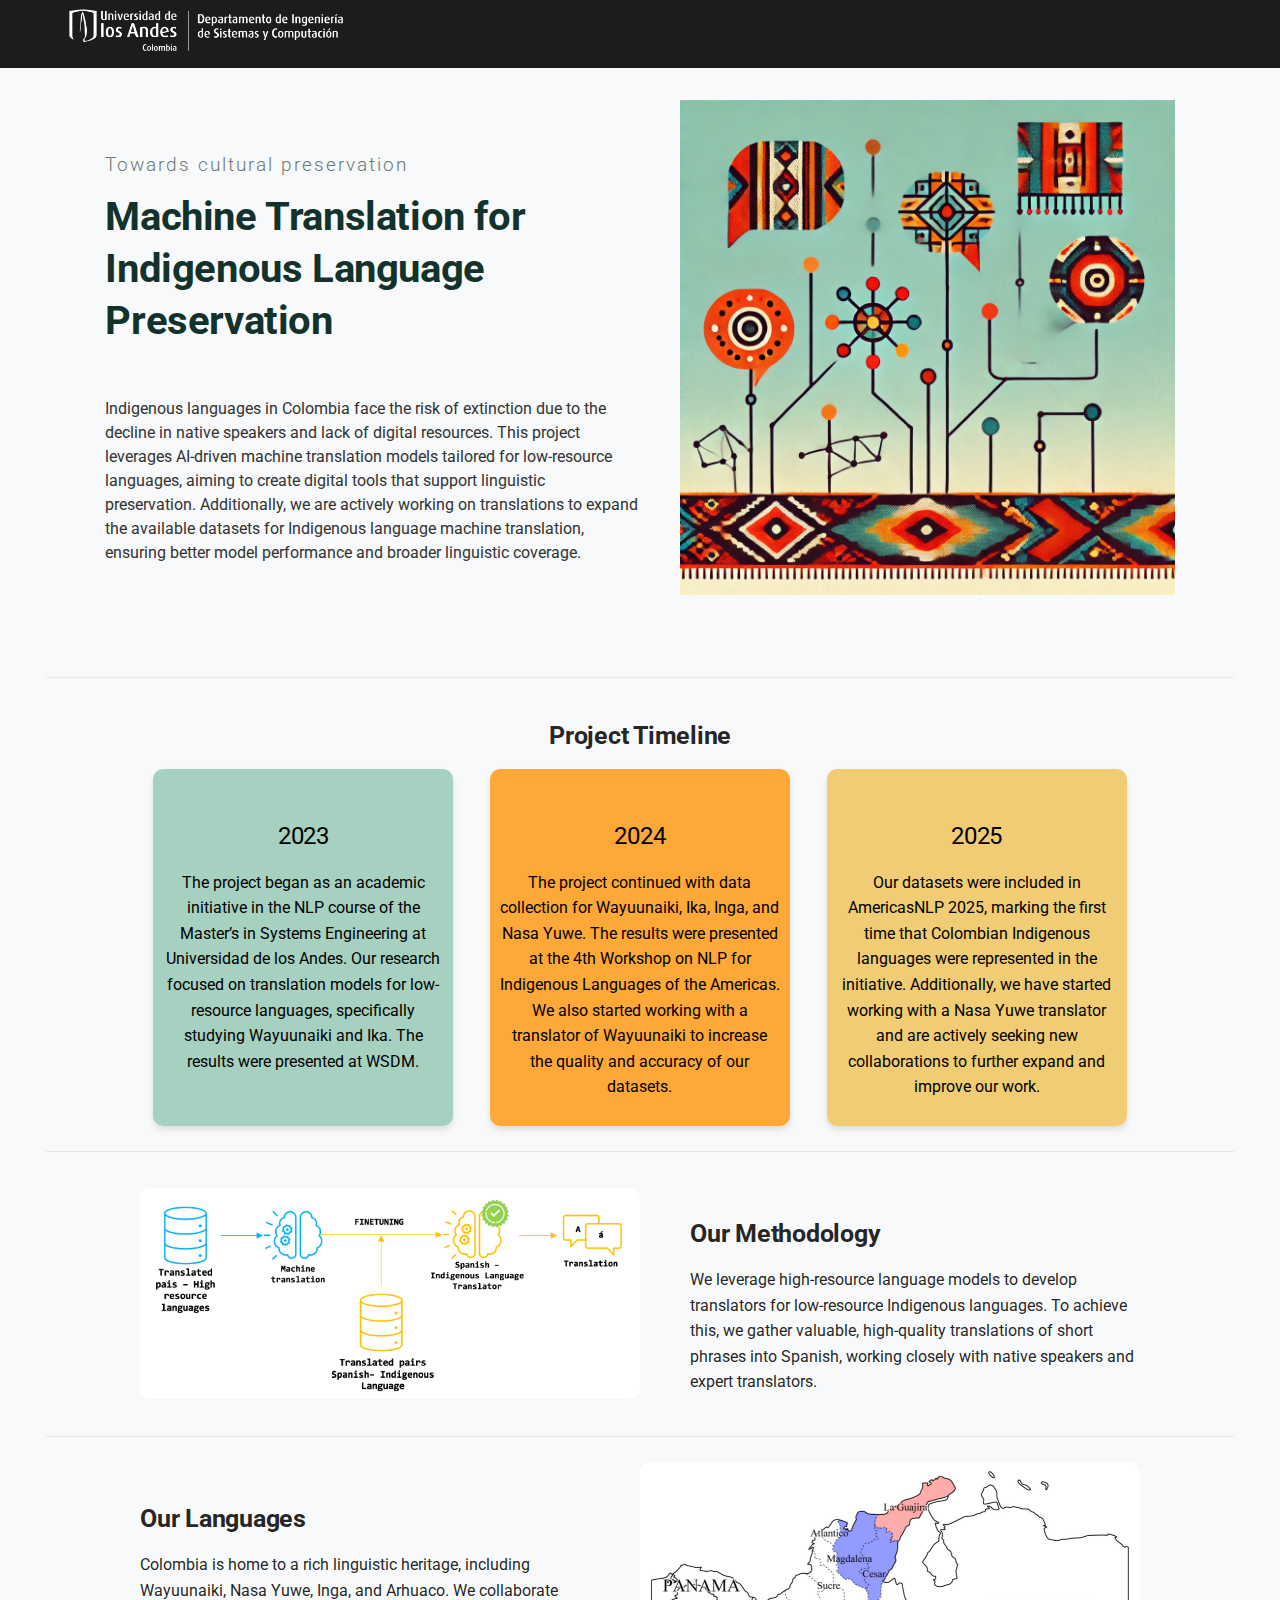
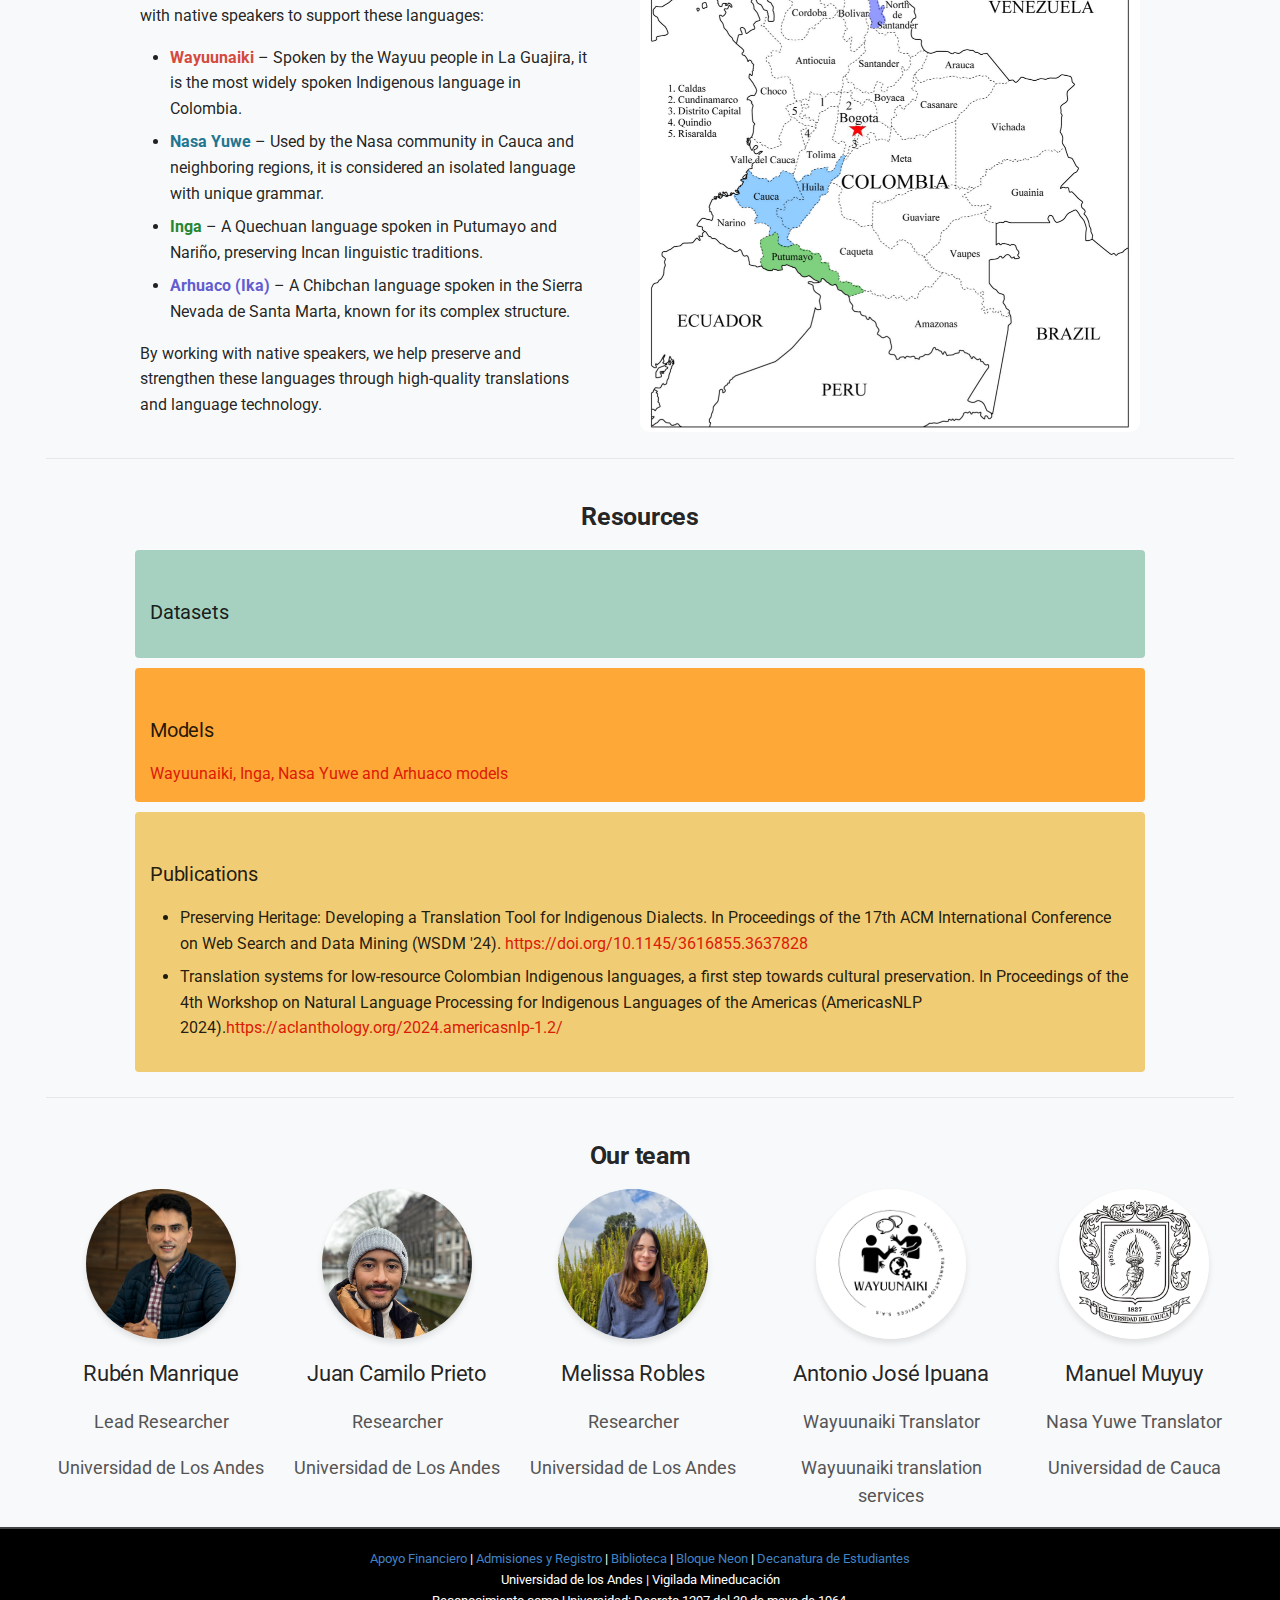
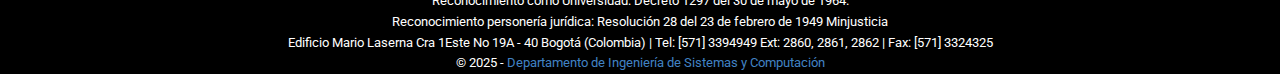
<file: index.html>
<!doctype html>
<html lang="en" class="no-js">
  <head>
    
      <meta charset="utf-8">
      <meta name="viewport" content="width=device-width,initial-scale=1">
      
      
      
      
      
      
      <link rel="icon" href="assets/images/favicon.png">
      <meta name="generator" content="mkdocs-1.6.1, mkdocs-material-9.6.5">
    
    
      
        <title>  - Mi Proyecto</title>
      
    
    
      <link rel="stylesheet" href="assets/stylesheets/main.8608ea7d.min.css">
      
        
        <link rel="stylesheet" href="assets/stylesheets/palette.06af60db.min.css">
      
      


    
    
      
    
    
      
        
        
        <link rel="preconnect" href="https://fonts.gstatic.com" crossorigin>
        <link rel="stylesheet" href="https://fonts.googleapis.com/css?family=Roboto:300,300i,400,400i,700,700i%7CRoboto+Mono:400,400i,700,700i&display=fallback">
        <style>:root{--md-text-font:"Roboto";--md-code-font:"Roboto Mono"}</style>
      
    
    
      <link rel="stylesheet" href="overrides/custom.css">
    
    <script>__md_scope=new URL(".",location),__md_hash=e=>[...e].reduce(((e,_)=>(e<<5)-e+_.charCodeAt(0)),0),__md_get=(e,_=localStorage,t=__md_scope)=>JSON.parse(_.getItem(t.pathname+"."+e)),__md_set=(e,_,t=localStorage,a=__md_scope)=>{try{t.setItem(a.pathname+"."+e,JSON.stringify(_))}catch(e){}}</script>
    
      

    
    
    
  </head>
  
  
    
    
    
    
    
    <body dir="ltr" data-md-color-scheme="light" data-md-color-primary="red" data-md-color-accent="pink">
  
    
    <input class="md-toggle" data-md-toggle="drawer" type="checkbox" id="__drawer" autocomplete="off">
    <input class="md-toggle" data-md-toggle="search" type="checkbox" id="__search" autocomplete="off">
    <label class="md-overlay" for="__drawer"></label>
    <div data-md-component="skip">
      
    </div>
    <div data-md-component="announce">
      
    </div>
    
    
      

  

<header class="md-header md-header--shadow" data-md-component="header">
  <nav class="md-header__inner md-grid" aria-label="Header">
    <a href="index.md" title="Mi Proyecto" class="md-header__button md-logo" aria-label="Mi Proyecto" data-md-component="logo">
      
  
  <svg xmlns="http://www.w3.org/2000/svg" viewBox="0 0 24 24"><path d="M12 8a3 3 0 0 0 3-3 3 3 0 0 0-3-3 3 3 0 0 0-3 3 3 3 0 0 0 3 3m0 3.54C9.64 9.35 6.5 8 3 8v11c3.5 0 6.64 1.35 9 3.54 2.36-2.19 5.5-3.54 9-3.54V8c-3.5 0-6.64 1.35-9 3.54"/></svg>

    </a>
    <label class="md-header__button md-icon" for="__drawer">
      
      <svg xmlns="http://www.w3.org/2000/svg" viewBox="0 0 24 24"><path d="M3 6h18v2H3zm0 5h18v2H3zm0 5h18v2H3z"/></svg>
    </label>
    <div class="md-header__title" data-md-component="header-title">
      <div class="md-header__ellipsis">
        <div class="md-header__topic">
          <span class="md-ellipsis">
            Mi Proyecto
          </span>
        </div>
        <div class="md-header__topic" data-md-component="header-topic">
          <span class="md-ellipsis">
            
               
            
          </span>
        </div>
      </div>
    </div>
    
      
    
    
    
    
    
  </nav>
  
</header>
    
    <div class="md-container" data-md-component="container">
      
      
        
          
        
      
      <main class="md-main" data-md-component="main">
        <div class="md-main__inner md-grid">
          
            
              
                
              
              <div class="md-sidebar md-sidebar--primary" data-md-component="sidebar" data-md-type="navigation" hidden>
                <div class="md-sidebar__scrollwrap">
                  <div class="md-sidebar__inner">
                    



  

<nav class="md-nav md-nav--primary md-nav--integrated" aria-label="Navigation" data-md-level="0">
  <label class="md-nav__title" for="__drawer">
    <a href="index.md" title="Mi Proyecto" class="md-nav__button md-logo" aria-label="Mi Proyecto" data-md-component="logo">
      
  
  <svg xmlns="http://www.w3.org/2000/svg" viewBox="0 0 24 24"><path d="M12 8a3 3 0 0 0 3-3 3 3 0 0 0-3-3 3 3 0 0 0-3 3 3 3 0 0 0 3 3m0 3.54C9.64 9.35 6.5 8 3 8v11c3.5 0 6.64 1.35 9 3.54 2.36-2.19 5.5-3.54 9-3.54V8c-3.5 0-6.64 1.35-9 3.54"/></svg>

    </a>
    Mi Proyecto
  </label>
  
  <ul class="md-nav__list" data-md-scrollfix>
    
      
      
  
  
    
  
  
  
    <li class="md-nav__item md-nav__item--active">
      
      <input class="md-nav__toggle md-toggle" type="checkbox" id="__toc">
      
      
      
      <a href="." class="md-nav__link md-nav__link--active">
        
  
  <span class="md-ellipsis">
     
    
  </span>
  

      </a>
      
    </li>
  

    
  </ul>
</nav>
                  </div>
                </div>
              </div>
            
            
          
          
            <div class="md-content" data-md-component="content">
              <article class="md-content__inner md-typeset">
                
                  
  




<style>
  /* Ajustes generales */
  html, body {
    margin: 0 !important;
    padding: 0 !important;
    width: 100vw;
    max-width: 100vw;
    overflow-x: hidden !important;
  }

  Barra de navegación superior con imagen de fondo
  .md-header {
    background: url('images/tejido.png') no-repeat center center;
    background-size: cover;
    height: 80px;
    display: flex;
    align-items: center;
    justify-content: center;
    color: white !important;
  }

  .md-header__title {
    display: none !important;
  }

  .header-image {
    display: none;
  }

  .md-content__title {
    display: none;
  }

  /* Contenedor del título principal */
  .page-title {
    text-align: center;
    margin-top: 20px;
    font-size: 2.5em;
    font-weight: bold;
    color: #333;
  }

  /* Contenedor del título y descripción */
  .text-container {
    text-align: center;
    background: #f8f9fa;
    padding: 10px 20px;
    max-width: 80%;
    margin: 10px auto;
  }

  .text-container h1 {
    font-size: 2em;
    margin-bottom: 5px;
  }

  .text-container h2 { 
  font-size: 2em;
  font-weight: bold;
  color: #333;
  text-align: center;
}

  .text-container p {
    font-size: 1.2em;
  }

  /* Sección de resumen y metodología */
  .content-section {
    display: flex;
    flex-wrap: wrap;
    justify-content: space-between;
    align-items: center;
    padding: 5px 1%;
  }

  .a {
    color:rgb(45, 234, 218) !important; /* Orange color */
    text-decoration: none; /* Optional: removes underline */
  }

  .summary {
    flex: 1;
    min-width: 50%;
    padding-right: 10px;
  }

  .methodology-image {
    flex: 1;
    min-width: 40%;
    text-align: center;
  }

  .methodology-image img {
    max-width: 100%;
    height: auto;
    border-radius: 8px;
    box-shadow:  #ea812d;
  }

.resource-container {
  display: flex;
  flex-direction: column; /* Stack elements vertically */
  align-items: center; /* Center the boxes */
  gap: 10px; /* Add some spacing between the boxes */
}

.resource-box {
  width: 85%; /* Adjust width as needed */
  padding: 15px;
  border-radius: 4px;
  text-align: left;
  list-style: none;
}

.resource-box h2 {
    font-size: 2em;
    margin-bottom: 5px;
    color: #333;
    margin-top: 0; /* Remove extra top margin */
    padding-top: 0;
  }
  /* Cinta naranja con logos de empresas */
  .partner-logos {
    width: 100vw;
    max-width: 100vw;
    background-color: #ea812d;
    margin: 0;
    padding: 10px 0;
    box-sizing: border-box;
    overflow: hidden;
    text-align: center;
  }

  .partner-logos h3 {
    color: #fff;
    font-size: 1.5em;
    margin-bottom: 10px;
  }

  .logo-container {
    display: flex;
    justify-content: center;
    align-items: center;
    gap: 15px;
    flex-wrap: wrap;
  }

  .logo-container img {
    max-height: 50px;
    width: auto;
    transition: filter 0.3s ease;
  }

  .logo-container img:hover {
    filter: grayscale(0%);
  }

  .timeline-section {
    text-align: center;
    padding: 10px 10px;
    background: #f8f9fa;
  }

  .timeline-section h2 {
    font-size: 2em;
    margin-bottom: 15px;
    color: #333;
  }

  .timeline-container {
    display: flex;
    justify-content: space-around;
    align-items: stretch;
    gap: 10px;
    flex-wrap: nowrap; /* Mantiene los rectángulos en una fila */
    max-width: 1000px;
    margin: auto;
  }

  .timeline-box {
    background: #ea812d;
    color: black;
    padding: 10px;
    border-radius: 10px;
    width: 30%;
    text-align: center;
    box-shadow: 0px 4px 6px rgba(0, 0, 0, 0.1);
  }

  .timeline-box h3 {
    margin-bottom: 5px;
    font-size: 1.5em;
  }

  .timeline-box p {
    font-size: 1em;
  }

  .footer-section {
      width: 100vw; /* Full width of the viewport */
      position: relative;
      left: 50%;
      right: 50%;
      margin-left: -50vw;
      margin-right: -50vw;

      display: flex;
      justify-content: space-between;
      align-items: center;

      background:#8bd1c2; 
      color: black;;
      padding: 40px;
      box-shadow: 0 -4px 10px rgba(0, 0, 0, 0.2);
  }

  .footer-left {
      flex: 1;
      padding-left: 10%;
  }

  .footer-left h2 {
      font-size: 1.8em;
      margin-bottom: 10px;
  }

  .footer-left p {
      font-size: 1.2em;
      margin: 5px 0;
  }

  .footer-left a {
      color: white;
      font-weight: bold;
      text-decoration: underline;
  }

  .footer-right {
      flex: 0.5;
      display: flex;
      justify-content: flex-end;
      padding-right: 10%;
  }

  .uniandes-logo {
      width: 200px;
      filter: drop-shadow(2px 2px 5px rgba(0, 0, 0, 0.3));
  }


  /* Container for the team section */
  .team-container {
    display: flex;
    flex-wrap: wrap;
    justify-content: center;
    gap: 30px;
    padding: 0px;
  }

  /* Individual team member card */
  .team-member {
    text-align: center;
    max-width: 250px;
  }

  /* Profile image styling */
  .team-member img {
    width: 150px; /* Reduced width */
    height: 150px; /* Reduced height */
    object-fit: cover;
    border-radius: 50%;
    box-shadow: 0px 4px 6px rgba(0, 0, 0, 0.1);
  }

  /* Name and role */
  .team-member h3 {
    margin: 10px 0 5px;
    font-size: 1.4em;
  }

  .team-member p {
    font-size: 1.1em;
    color: #555;
  }



  @media (max-width: 900px) {
    .timeline-container {
      flex-wrap: wrap; /* Permite que los rectángulos se acomoden en varias filas si la pantalla es pequeña */
    }
    .timeline-box {
      width: 100%; /* Hace que los rectángulos ocupen toda la línea en pantallas pequeñas */
    }
</style>

<!-- Barra de navegación fija con logo DISC (alineado con margen izquierdo de sección especial) -->
<div class="custom-navbar">
  <div class="navbar-container">
    <a href="https://sistemas.uniandes.edu.co/" class="navbar-logo">
      <img src="images/logos/logo_disc.png" alt="Logo DISC">
    </a>
  </div>
</div>

<!-- Sección Principal -->
<div class="hero">
  <div class="hero-text">
    <h2>Towards cultural preservation</h2>
    <h1>Machine Translation for Indigenous Language Preservation</h1>
    <p>
      Indigenous languages in Colombia face the risk of extinction due to the decline in native speakers and lack of digital resources. This project leverages AI-driven machine translation models tailored for low-resource languages, aiming to create digital tools that support linguistic preservation. Additionally, we are actively working on translations to expand the available datasets for Indigenous language machine translation, ensuring better model performance and broader linguistic coverage.
    </p>
  </div>
  <div style="margin-right: 40px;"></div>
  <div class="hero-image">
    <img src="images/logoGPT2.webp" alt="Logo">
  </div>
</div>

<hr />
<!-- Sección de Línea de Tiempo -->
<div style="text-align: center;">
  <h2 style="font-weight: bold;">Project Timeline</h2>

  <div class="timeline-container">
    <div class="timeline-box" style="background: rgba(145,197,177,0.8);">
      <h3>2023</h3>
      <p>The project began as an academic initiative in the NLP course of the Master’s in Systems Engineering at Universidad de los Andes. Our research focused on translation models for low-resource languages, specifically studying Wayuunaiki and Ika. The results were presented at WSDM.</p>
    </div>
    <div class="timeline-box" style="background: rgba(255,148,8,0.8);">
      <h3>2024</h3>
      <p>The project continued with data collection for Wayuunaiki, Ika, Inga, and Nasa Yuwe. The results were presented at the 4th Workshop on NLP for Indigenous Languages of the Americas. We also started working with a translator of Wayuunaiki to increase the quality and accuracy of our datasets.</p>
    </div>
    <div class="timeline-box" style="background: rgba(238,192,82,0.8);">
      <h3>2025</h3>
      <p>Our datasets were included in AmericasNLP 2025, marking the first time that Colombian Indigenous languages were represented in the initiative. Additionally, we have started working with a Nasa Yuwe translator and are actively seeking new collaborations to further expand and improve our work.</p>
    </div>
  </div>
</div>

<hr />
<div style="display: flex; align-items: center; justify-content: space-between; max-width: 1000px; margin: auto;">
  <img src="images/MT_Finetuning_en.png" alt="Translation Model" style="width: 50%; border-radius: 10px; margin-right: 10px;">
  <div style="width: 45%; text-align: left;">
    <h2 style="font-weight: bold;">Our Methodology</h2>
    <p>We leverage high-resource language models to develop translators for low-resource Indigenous languages.  
       To achieve this, we gather valuable, high-quality translations of short phrases into Spanish,  
       working closely with native speakers and expert translators.</p>
  </div>
</div>

<hr />
<div style="display: flex; align-items: center; justify-content: space-between; max-width: 1000px; margin: auto;">
  <div style="width: 45%; text-align: left;">
    <h2 style="font-weight: bold;">Our Languages</h2>
    <p>Colombia is home to a rich linguistic heritage, including Wayuunaiki, Nasa Yuwe, Inga, and Arhuaco.  
       We collaborate with native speakers to support these languages:</p>
    <ul>
      <li><strong style="color:rgb(213, 74, 62);">Wayuunaiki</strong> – Spoken by the Wayuu people in La Guajira, it is the most widely spoken Indigenous language in Colombia.</li>
      <li><strong style="color:rgb(32, 117, 145);">Nasa Yuwe</strong> – Used by the Nasa community in Cauca and neighboring regions, it is considered an isolated language with unique grammar.</li>    
      <li><strong style = "color:rgb(38, 133, 49);">Inga</strong> – A Quechuan language spoken in Putumayo and Nariño, preserving Incan linguistic traditions.</li>
      <li><strong  style = "color:rgb(99, 93, 207);">Arhuaco (Ika)</strong> – A Chibchan language spoken in the Sierra Nevada de Santa Marta, known for its complex structure.</li>
    </ul>
    <p>By working with native speakers, we help preserve and strengthen these languages through high-quality translations and language technology.</p>
  </div>
  <img src="images/mapa.jpeg" alt="Translation Model" style="width: 50%; border-radius: 10px; margin-left: 10px;">
</div>
<hr />
<div style="text-align: center;">
  <h2 style="font-weight: bold;">Resources</h2>

  <div class="resource-container">
    <div class="resource-box" style="background: rgba(145,197,177,0.8);">
      <h3>Datasets</h3>
    </div>
    <div class="resource-box" style="background: rgba(255,148,8,0.8);">
      <h3>Models</h3>
      <li> <a href="https://www.dropbox.com/scl/fo/bj7ra25nbf0bjed5f6y92/ANxU5o3Qc0t1a-91dKbRcv4?rlkey=ag6dssslslwiqjrtg6kd8a8ym&st=ejt0m93b&dl=0" target="_blank">Wayuunaiki, Inga, Nasa Yuwe and Arhuaco models</a></li>
    </div>
    <div class="resource-box" style="background: rgba(238,192,82,0.8);">
      <h3>Publications</h3>
      <ul>
        <li>Preserving Heritage: Developing a Translation Tool for Indigenous Dialects. In Proceedings of the 17th ACM International Conference on Web Search and Data Mining (WSDM '24). <a href="https://doi.org/10.1145/3616855.3637828" target="_blank">https://doi.org/10.1145/3616855.3637828</a></li>
        <li>Translation systems for low-resource Colombian Indigenous languages, a first step towards cultural preservation. In Proceedings of the 4th Workshop on Natural Language Processing for Indigenous Languages of the Americas (AmericasNLP 2024).<a href="https://aclanthology.org/2024.americasnlp-1.2/" target="_blank">https://aclanthology.org/2024.americasnlp-1.2/</a></li>
      </ul>
    </div>
  </div>
</div>
<hr />
<div style="text-align: center;">
  <h2 style="font-weight: bold;">Our team</h2>
</div>
<div class="team-container">

  <!-- Team Member 1 -->
  <div class="team-member">
    <img src="/images/team/ruben.jpg" alt="Rubén Manrique">
    <h3>Rubén Manrique</h3>
    <p>Lead Researcher</p>
    <p>Universidad de Los Andes</p>
  </div>

  <!-- Team Member 2 -->
  <div class="team-member">
    <img src="/images/team/juanca.jpg" alt="Person 2">
    <h3>Juan Camilo Prieto</h3>
    <p>Researcher</p>
    <p>Universidad de Los Andes</p>
  </div>

  <!-- Team Member 3 -->
  <div class="team-member">
    <img src="/images/team/melissa.jpg" alt="Person 3">
    <h3>Melissa Robles</h3>
    <p>Researcher</p>
    <p>Universidad de Los Andes</p>
  </div>


  <!-- Team Member 1 -->
  <div class="team-member">
    <img src="/images/team/wayuunaiki.jpg" alt="Antonio José Ipuana">
    <h3>Antonio José Ipuana</h3>
    <p>Wayuunaiki Translator</p>
    <p>Wayuunaiki translation services</p>
  </div>

  <!-- Team Member 2 -->
  <div class="team-member">
    <img src="/images/team/unicauca.png" alt="Manuel Muyuy">
    <h3>Manuel Muyuy</h3>
    <p>Nasa Yuwe Translator</p>
    <p>Universidad de Cauca</p>
  </div>
</div>

<!-- -----
<div class="footer-section">
    <div class="footer-left">
        <h2>Thank You for Visiting</h2>
        <p>If you would like to get in touch, feel free to contact us:</p>
        <p>{rf.manrique, jc.prietoa, mv.robles}@uniandes.edu.co</p>
    </div>
    <div class="footer-right">
        <img src="images/logos/uniandes.png" alt="Universidad de los Andes" class="uniandes-logo">
    </div>
</div> -->

<!-- Nuevo Footer -->
<div class="Site-footer">
  <div class="ui container">
    <div class="ui center aligned container">
      <a href="https://apoyofinanciero.uniandes.edu.co/">Apoyo Financiero</a> |
      <a href="http://registro.uniandes.edu.co/">Admisiones y Registro</a> |
      <a href="http://biblioteca.uniandes.edu.co/">Biblioteca</a> |
      <a href="https://bloqueneon.uniandes.edu.co">Bloque Neon</a> |
      <a href="http://decanaturadeestudiantes.uniandes.edu.co/">Decanatura de Estudiantes</a>
      <br>
      Universidad de los Andes | Vigilada Mineducación <br>
      Reconocimiento como Universidad: Decreto 1297 del 30 de mayo de 1964.<br>
      Reconocimiento personería jurídica: Resolución 28 del 23 de febrero de 1949 Minjusticia<br>
      Edificio Mario Laserna Cra 1Este No 19A - 40 Bogotá (Colombia) | Tel: [571] 3394949 Ext: 2860, 2861, 2862 | Fax: [571] 3324325 <br>
      © 2025 - <a href="https://sistemas.uniandes.edu.co/">Departamento de Ingeniería de Sistemas y Computación</a>
    </div>
  </div>
</div>







  
  




  



                
              </article>
            </div>
          
          
<script>var target=document.getElementById(location.hash.slice(1));target&&target.name&&(target.checked=target.name.startsWith("__tabbed_"))</script>
        </div>
        
      </main>
      
        <footer class="md-footer">
  
  <div class="md-footer-meta md-typeset">
    <div class="md-footer-meta__inner md-grid">
      <div class="md-copyright">
  
  
</div>
      
    </div>
  </div>
</footer>
      
    </div>
    <div class="md-dialog" data-md-component="dialog">
      <div class="md-dialog__inner md-typeset"></div>
    </div>
    
    
    <script id="__config" type="application/json">{"base": ".", "features": ["navigation.instant", "navigation.indexes", "toc.integrate", "header.hidden"], "search": "assets/javascripts/workers/search.f8cc74c7.min.js", "translations": {"clipboard.copied": "Copied to clipboard", "clipboard.copy": "Copy to clipboard", "search.result.more.one": "1 more on this page", "search.result.more.other": "# more on this page", "search.result.none": "No matching documents", "search.result.one": "1 matching document", "search.result.other": "# matching documents", "search.result.placeholder": "Type to start searching", "search.result.term.missing": "Missing", "select.version": "Select version"}}</script>
    
    
      <script src="assets/javascripts/bundle.f1b6f286.min.js"></script>
      
    
  </body>
</html>
</file>
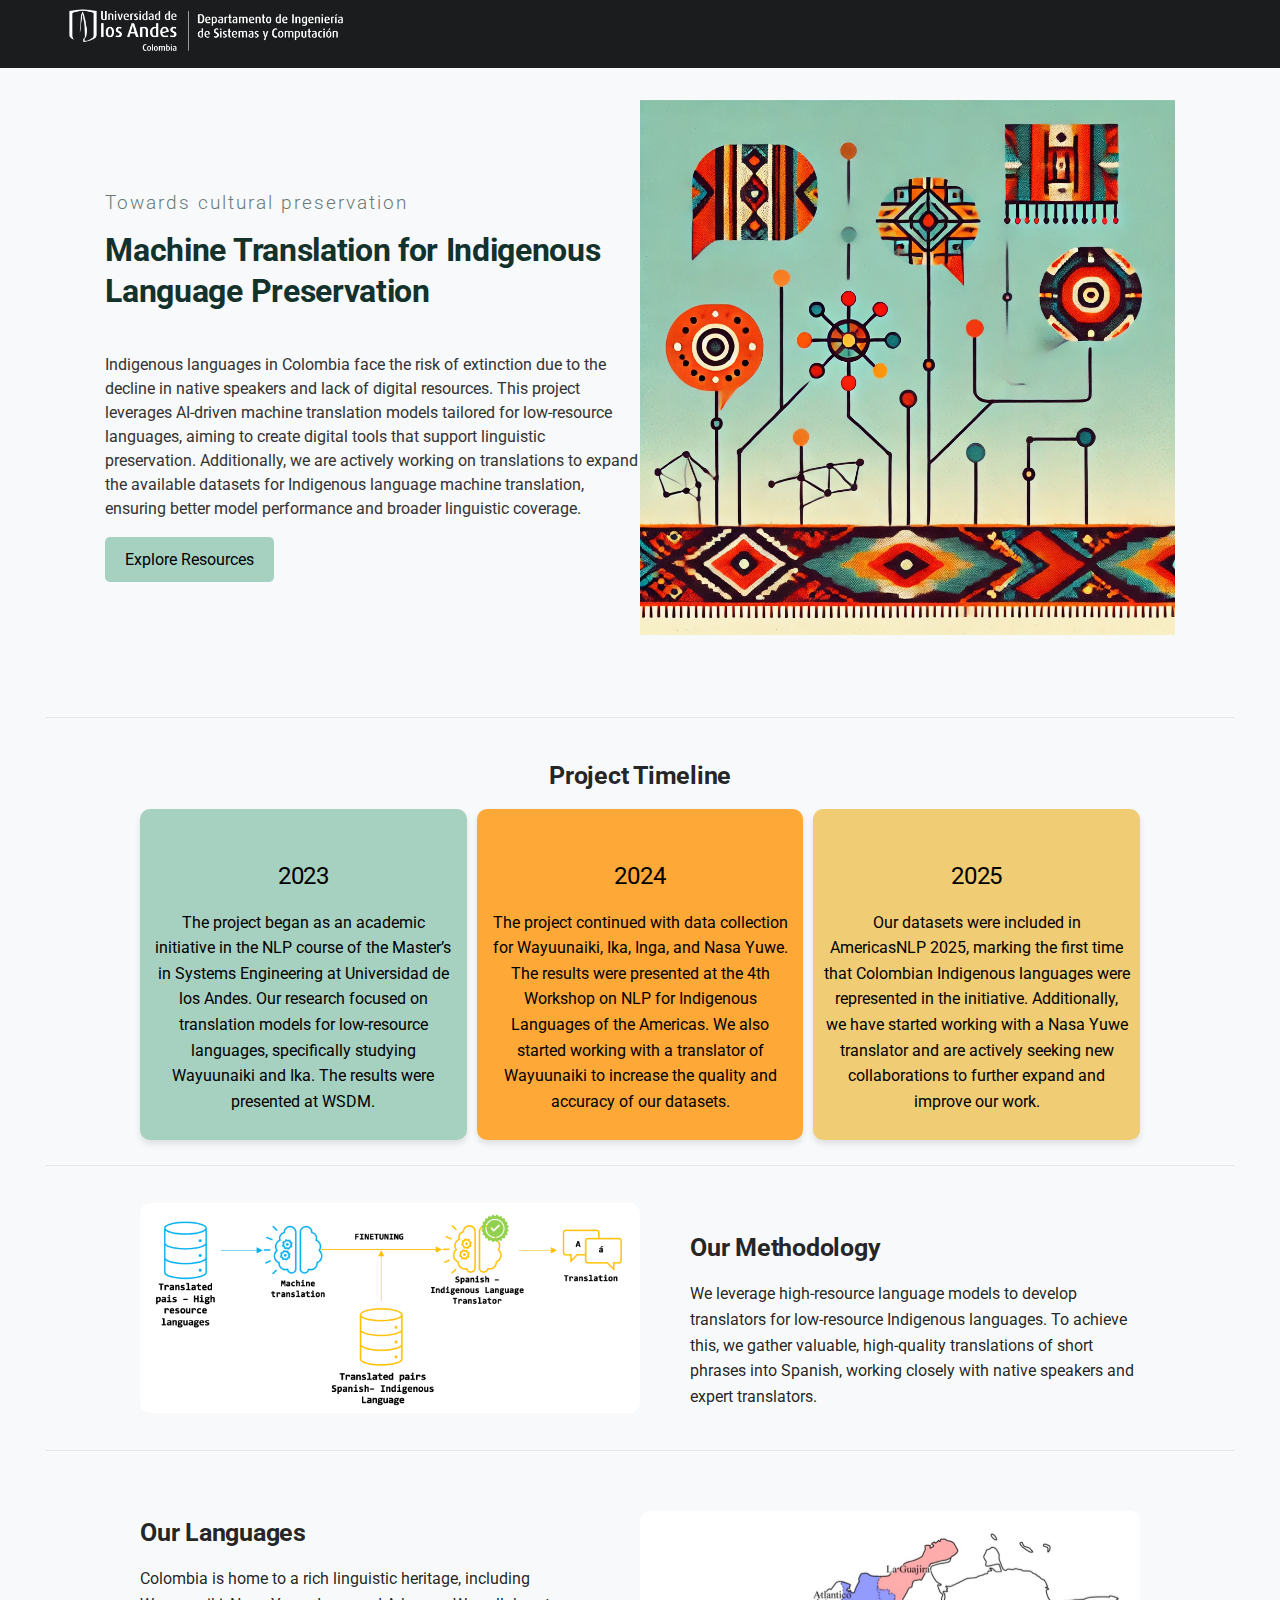
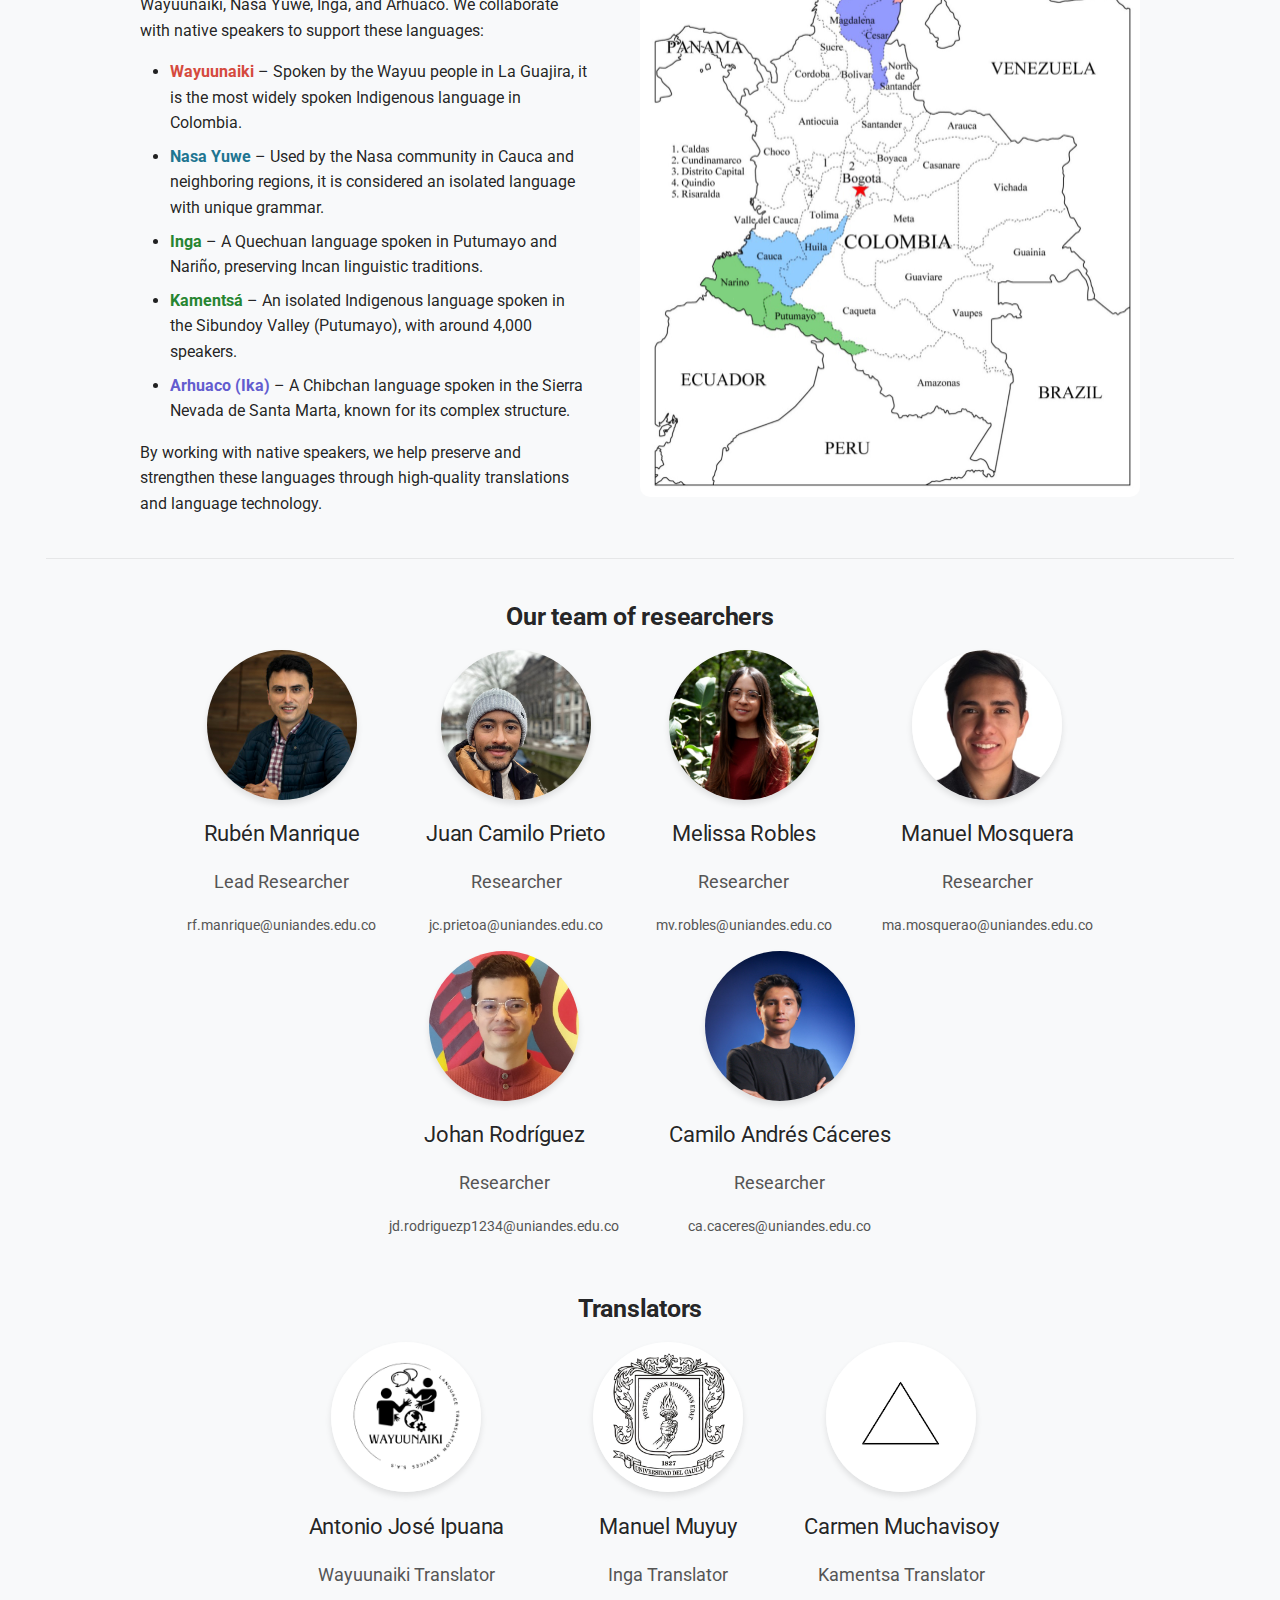
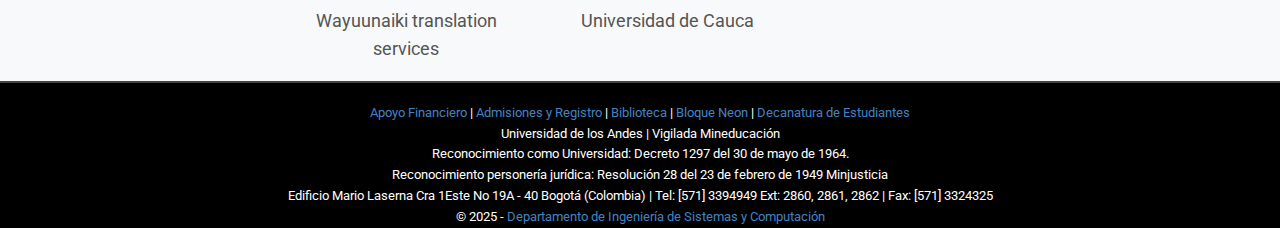
<file: web-app/site/index.html>
<!doctype html>
<html lang="en" class="no-js">
  <head>
    
      <meta charset="utf-8">
      <meta name="viewport" content="width=device-width,initial-scale=1">
      
      
      
      
      
        <link rel="next" href="resources/">
      
      
      <link rel="icon" href="assets/images/favicon.png">
      <meta name="generator" content="mkdocs-1.6.1, mkdocs-material-9.6.5">
    
    
      
        <title>  - Machine Translation for Indigenous Language Preservation</title>
      
    
    
      <link rel="stylesheet" href="assets/stylesheets/main.8608ea7d.min.css">
      
        
        <link rel="stylesheet" href="assets/stylesheets/palette.06af60db.min.css">
      
      


    
    
      
    
    
      
        
        
        <link rel="preconnect" href="https://fonts.gstatic.com" crossorigin>
        <link rel="stylesheet" href="https://fonts.googleapis.com/css?family=Roboto:300,300i,400,400i,700,700i%7CRoboto+Mono:400,400i,700,700i&display=fallback">
        <style>:root{--md-text-font:"Roboto";--md-code-font:"Roboto Mono"}</style>
      
    
    
      <link rel="stylesheet" href="overrides/custom.css">
    
    <script>__md_scope=new URL(".",location),__md_hash=e=>[...e].reduce(((e,_)=>(e<<5)-e+_.charCodeAt(0)),0),__md_get=(e,_=localStorage,t=__md_scope)=>JSON.parse(_.getItem(t.pathname+"."+e)),__md_set=(e,_,t=localStorage,a=__md_scope)=>{try{t.setItem(a.pathname+"."+e,JSON.stringify(_))}catch(e){}}</script>
    
      

    
    
    
  
  <script src="https://www.google.com/recaptcha/api.js?render=6Lf0uCUrAAAAAOsLDXVeQ4JSKTrmbueiDvQJB-DK"></script>
  <script>
    grecaptcha.ready(function() {
        grecaptcha.execute('6Lf0uCUrAAAAAOsLDXVeQ4JSKTrmbueiDvQJB-DK', {action: 'submit'}).then(function(token) {
        });
    });
  </script>

  </head>
  
  
    
    
    
    
    
    <body dir="ltr" data-md-color-scheme="light" data-md-color-primary="red" data-md-color-accent="pink">
  
    
    <input class="md-toggle" data-md-toggle="drawer" type="checkbox" id="__drawer" autocomplete="off">
    <input class="md-toggle" data-md-toggle="search" type="checkbox" id="__search" autocomplete="off">
    <label class="md-overlay" for="__drawer"></label>
    <div data-md-component="skip">
      
    </div>
    <div data-md-component="announce">
      
    </div>
    
    
      

  

<header class="md-header md-header--shadow" data-md-component="header">
  <nav class="md-header__inner md-grid" aria-label="Header">
    <a href="index.md" title="Machine Translation for Indigenous Language Preservation" class="md-header__button md-logo" aria-label="Machine Translation for Indigenous Language Preservation" data-md-component="logo">
      
  
  <svg xmlns="http://www.w3.org/2000/svg" viewBox="0 0 24 24"><path d="M12 8a3 3 0 0 0 3-3 3 3 0 0 0-3-3 3 3 0 0 0-3 3 3 3 0 0 0 3 3m0 3.54C9.64 9.35 6.5 8 3 8v11c3.5 0 6.64 1.35 9 3.54 2.36-2.19 5.5-3.54 9-3.54V8c-3.5 0-6.64 1.35-9 3.54"/></svg>

    </a>
    <label class="md-header__button md-icon" for="__drawer">
      
      <svg xmlns="http://www.w3.org/2000/svg" viewBox="0 0 24 24"><path d="M3 6h18v2H3zm0 5h18v2H3zm0 5h18v2H3z"/></svg>
    </label>
    <div class="md-header__title" data-md-component="header-title">
      <div class="md-header__ellipsis">
        <div class="md-header__topic">
          <span class="md-ellipsis">
            Machine Translation for Indigenous Language Preservation
          </span>
        </div>
        <div class="md-header__topic" data-md-component="header-topic">
          <span class="md-ellipsis">
            
               
            
          </span>
        </div>
      </div>
    </div>
    
      
    
    
    
    
    
  </nav>
  
</header>
    
    <div class="md-container" data-md-component="container">
      
      
        
          
        
      
      <main class="md-main" data-md-component="main">
        <div class="md-main__inner md-grid">
          
            
              
                
              
              <div class="md-sidebar md-sidebar--primary" data-md-component="sidebar" data-md-type="navigation" hidden>
                <div class="md-sidebar__scrollwrap">
                  <div class="md-sidebar__inner">
                    



  

<nav class="md-nav md-nav--primary md-nav--integrated" aria-label="Navigation" data-md-level="0">
  <label class="md-nav__title" for="__drawer">
    <a href="index.md" title="Machine Translation for Indigenous Language Preservation" class="md-nav__button md-logo" aria-label="Machine Translation for Indigenous Language Preservation" data-md-component="logo">
      
  
  <svg xmlns="http://www.w3.org/2000/svg" viewBox="0 0 24 24"><path d="M12 8a3 3 0 0 0 3-3 3 3 0 0 0-3-3 3 3 0 0 0-3 3 3 3 0 0 0 3 3m0 3.54C9.64 9.35 6.5 8 3 8v11c3.5 0 6.64 1.35 9 3.54 2.36-2.19 5.5-3.54 9-3.54V8c-3.5 0-6.64 1.35-9 3.54"/></svg>

    </a>
    Machine Translation for Indigenous Language Preservation
  </label>
  
  <ul class="md-nav__list" data-md-scrollfix>
    
      
      
  
  
    
  
  
  
    <li class="md-nav__item md-nav__item--active">
      
      <input class="md-nav__toggle md-toggle" type="checkbox" id="__toc">
      
      
      
      <a href="." class="md-nav__link md-nav__link--active">
        
  
  <span class="md-ellipsis">
     
    
  </span>
  

      </a>
      
    </li>
  

    
      
      
  
  
  
  
    <li class="md-nav__item">
      <a href="resources/" class="md-nav__link">
        
  
  <span class="md-ellipsis">
     
    
  </span>
  

      </a>
    </li>
  

    
  </ul>
</nav>
                  </div>
                </div>
              </div>
            
            
          
          
            <div class="md-content" data-md-component="content">
              <article class="md-content__inner md-typeset">
                
                  
  




<style>
header.md-header {
    display: none;
  }

  /* Ajustes generales */
  html, body {
    margin: 0 !important;
    padding: 0 !important;
    width: 100%;
    max-width: 100%;
    overflow-x: hidden !important;
  }

  .md-content__title {
    display: none;
  }

  /* Contenedor del título principal */
  .page-title {
    text-align: center;
    margin-top: 20px;
    font-size: 2.5em;
    font-weight: bold;
    color: #333;
  }

  /* Contenedor del título y descripción */
  .text-container {
    text-align: center;
    background: #f8f9fa;
    padding: 10px 20px;
    max-width: 80%;
    margin: 10px auto;
  }

  .text-container h1 {
    font-size: 2em;
    margin-bottom: 5px;
  }

  .text-container h2 { 
  font-size: 2em;
  font-weight: bold;
  color: #333;
  text-align: center;
}

  .text-container p {
    font-size: 1.2em;
  }

  /* Sección de resumen y metodología */
  .content-section {
    display: flex;
    flex-wrap: wrap;
    justify-content: space-between;
    align-items: center;
    padding: 5px 1%;
  }

  .a {
    color:rgb(45, 234, 218) !important; /* Orange color */
    text-decoration: none; /* Optional: removes underline */
  }

  .summary {
    flex: 1;
    min-width: 50%;
    padding-right: 10px;
  }

  .methodology-image {
    flex: 1;
    min-width: 40%;
    text-align: center;
  }

  .methodology-image img {
    max-width: 100%;
    height: auto;
    border-radius: 8px;
    box-shadow:  #ea812d;
  }

.resource-container {
  display: flex;
  flex-direction: column; /* Stack elements vertically */
  align-items: center; /* Center the boxes */
  gap: 10px; /* Add some spacing between the boxes */
}

.resource-box {
  width: 85%; /* Adjust width as needed */
  padding: 15px;
  border-radius: 4px;
  text-align: left;
  list-style: none;
}

.resource-box h2 {
    font-size: 2em;
    margin-bottom: 5px;
    color: #333;
    margin-top: 0; /* Remove extra top margin */
    padding-top: 0;
  }
  /* Cinta naranja con logos de empresas */
  .partner-logos {
    width: 100%;
    max-width: 100%;
    background-color: #ea812d;
    margin: 0;
    padding: 10px 0;
    box-sizing: border-box;
    overflow: hidden;
    text-align: center;
  }

  .partner-logos h3 {
    color: #fff;
    font-size: 1.5em;
    margin-bottom: 10px;
  }

  .logo-container {
    display: flex;
    justify-content: center;
    align-items: center;
    gap: 15px;
    flex-wrap: wrap;
  }

  .logo-container img {
    max-height: 50px;
    width: auto;
    transition: filter 0.3s ease;
  }

  .logo-container img:hover {
    filter: grayscale(0%);
  }

  .timeline-section {
    text-align: center;
    padding: 10px 10px;
    background: #f8f9fa;
  }

  .timeline-section h2 {
    font-size: 2em;
    margin-bottom: 15px;
    color: #333;
  }

  .timeline-container {
    display: flex;
    justify-content: space-around;
    align-items: stretch;
    gap: 10px;
    flex-wrap: wrap; /* Mantiene los rectángulos en una fila */
    max-width: 1000px;
    margin: auto;
  }

  .timeline-box {
    background: #ea812d;
    color: black;
    padding: 10px;
    border-radius: 10px;
    flex: 1 1 280px;
    width: auto;
    text-align: center;
    box-shadow: 0px 4px 6px rgba(0, 0, 0, 0.1);
  }

  .timeline-box h3 {
    margin-bottom: 5px;
    font-size: 1.5em;
  }

  .timeline-box p {
    font-size: 1em;
  }

  .footer-section {
      width: 100%; /* Full width of the viewport */
      position: relative;
      left: 50%;
      right: 50%;
      margin-left: -50vw;
      margin-right: -50vw;

      display: flex;
      justify-content: space-between;
      align-items: center;

      background:#8bd1c2; 
      color: black;;
      padding: 40px;
      box-shadow: 0 -4px 10px rgba(0, 0, 0, 0.2);
  }

  .footer-left {
      flex: 1;
      padding-left: 10%;
  }

  .footer-left h2 {
      font-size: 1.8em;
      margin-bottom: 10px;
  }

  .footer-left p {
      font-size: 1.2em;
      margin: 5px 0;
  }

  .footer-left a {
      color: white;
      font-weight: bold;
      text-decoration: underline;
  }

  .footer-right {
      flex: 0.5;
      display: flex;
      justify-content: flex-end;
      padding-right: 10%;
  }

  .uniandes-logo {
      width: 200px;
      filter: drop-shadow(2px 2px 5px rgba(0, 0, 0, 0.3));
  }


  /* Container for the team section */
  .team-container {
    display: flex;
    flex-wrap: wrap;
    justify-content: center;
    gap: 50px;
    padding: 0px;
  }

  /* Individual team member card */
  .team-member {
    text-align: center;
    max-width: 250px;
  }

  /* Profile image styling */
  .team-member img {
    width: 150px; /* Reduced width */
    height: 150px; /* Reduced height */
    object-fit: cover;
    border-radius: 50%;
    box-shadow: 0px 4px 6px rgba(0, 0, 0, 0.1);
  }

  /* Name and role */
  .team-member h3 {
    margin: 10px 0 5px;
    font-size: 1.4em;
  }

  .team-member p {
    font-size: 1.1em;
    color: #555;
  }



  @media (max-width: 900px) {
    .timeline-container {
      flex-wrap: wrap; /* Permite que los rectángulos se acomoden en varias filas si la pantalla es pequeña */
    }
    .timeline-box {
      width: 100%; /* Hace que los rectángulos ocupen toda la línea en pantallas pequeñas */
    }
  }

  @media (max-width: 768px) {

  /* Cualquier bloque "display:flex" con max-width:1000px (los tuyos) */
  div[style*="display: flex"][style*="max-width: 1000px"] {
    flex-direction: column !important;
    gap: 16px !important;
    padding: 0 16px;
  }

  div[style*="display: flex"][style*="max-width: 1000px"] > * {
    width: 100% !important;
    margin-left: 0 !important;
    margin-right: 0 !important;
  }

  div[style*="display: flex"][style*="max-width: 1000px"] img {
    width: 100% !important;
    max-width: 100% !important;
    height: auto !important;
  }

  .timeline-box { flex-basis: 100%; }
  .team-container { gap: 20px; }
  .team-member { max-width: 90%; }
  .team-member img { width: 120px; height: 120px; }
  .hero{
    flex-direction: column;
    text-align: center;
  }
  .hero-text, .hero-image{
    width: 100%;
  }
  .hero-image img{
    width: min(360px, 90vw); /* para que no quede gigante */
  }
  .hero{
    flex-direction: column !important;
    align-items: stretch !important;
    gap: 14px !important;
    padding: 14px 16px !important;
  }

  .hero-text{
    width: 100% !important;
    text-align: center !important;
    max-width: none !important;
  }

  /* Evita cortes raros dentro de palabras (Preservatio / n) */
  .hero-text, .hero-text h1, .hero-text h2, .hero-text p{
    word-break: normal !important;
    overflow-wrap: normal !important;
    hyphens: none !important;
  }

  /* Tamaños y márgenes SOLO en móvil */
  .hero-text h2{
    margin: 0 0 6px 0 !important;
    font-size: 1rem !important;
    line-height: 1.2 !important;
  }

  .hero-text h1{
    margin: 0 0 10px 0 !important;
    font-size: 1.9rem !important;   /* fijo para que no se dispare */
    line-height: 1.08 !important;
  }

  .hero-text p{
    margin: 0 0 12px 0 !important;
    font-size: 1rem !important;
    line-height: 1.45 !important;
  }

  .hero-image{
    width: 100% !important;
    display: flex !important;
    justify-content: center !important;
  }

  .hero-image img{
    width: min(420px, 95vw) !important;
    height: auto !important;
    max-width: 100% !important;
  }
}
</style>

<!-- Barra de navegación fija con logo DISC (alineado con margen izquierdo de sección especial) -->
<div class="custom-navbar">
  <div class="navbar-container">
    <a href="https://sistemas.uniandes.edu.co/" target="_blank" class="navbar-logo">
      <img src="images/logos/logo_disc.png" alt="Logo DISC">
    </a>
  </div>
</div>

<!-- Sección Principal -->
<div class="hero">
  <div class="hero-text">
    <h2>Towards cultural preservation</h2>
    <h1>Machine Translation for Indigenous Language Preservation</h1>
    <p>
      Indigenous languages in Colombia face the risk of extinction due to the decline in native speakers and lack of digital resources. This project leverages AI-driven machine translation models tailored for low-resource languages, aiming to create digital tools that support linguistic preservation. Additionally, we are actively working on translations to expand the available datasets for Indigenous language machine translation, ensuring better model performance and broader linguistic coverage.
    </p>
    <a href="/resources/" class="btn">Explore Resources</a>
  </div>
  <div class="hero-image">
    <img src="images/logoGPT2.webp" alt="Logo">
  </div>
</div>

<hr />
<!-- Sección de Línea de Tiempo -->
<div style="text-align: center;">
  <h2 style="font-weight: bold;">Project Timeline</h2>

  <div class="timeline-container">
    <div class="timeline-box" style="background: rgba(145,197,177,0.8);">
      <h3>2023</h3>
      <p>The project began as an academic initiative in the NLP course of the Master’s in Systems Engineering at Universidad de los Andes. Our research focused on translation models for low-resource languages, specifically studying Wayuunaiki and Ika. The results were presented at WSDM.</p>
    </div>
    <div class="timeline-box" style="background: rgba(255,148,8,0.8);">
      <h3>2024</h3>
      <p>The project continued with data collection for Wayuunaiki, Ika, Inga, and Nasa Yuwe. The results were presented at the 4th Workshop on NLP for Indigenous Languages of the Americas. We also started working with a translator of Wayuunaiki to increase the quality and accuracy of our datasets.</p>
    </div>
    <div class="timeline-box" style="background: rgba(238,192,82,0.8);">
      <h3>2025</h3>
      <p>Our datasets were included in AmericasNLP 2025, marking the first time that Colombian Indigenous languages were represented in the initiative. Additionally, we have started working with a Nasa Yuwe translator and are actively seeking new collaborations to further expand and improve our work.</p>
    </div>
  </div>
</div>

<hr />
<div style="display: flex; align-items: center; justify-content: space-between; max-width: 1000px; margin: auto;">
  <img src="images/MT_Finetuning_en.png" alt="Translation Model" style="width: 50%; border-radius: 10px; margin-right: 10px;">
  <div style="width: 45%; text-align: left;">
    <h2 style="font-weight: bold;">Our Methodology</h2>
    <p>We leverage high-resource language models to develop translators for low-resource Indigenous languages.  
       To achieve this, we gather valuable, high-quality translations of short phrases into Spanish,  
       working closely with native speakers and expert translators.</p>
  </div>
</div>

<hr />
<div style="display: flex; align-items: center; justify-content: space-between; max-width: 1000px; margin: auto;">
  <div style="width: 45%; text-align: left;">
    <h2 style="font-weight: bold;">Our Languages</h2>
    <p>Colombia is home to a rich linguistic heritage, including Wayuunaiki, Nasa Yuwe, Inga, and Arhuaco.  
       We collaborate with native speakers to support these languages:</p>
    <ul>
      <li><strong style="color:rgb(213, 74, 62);">Wayuunaiki</strong> – Spoken by the Wayuu people in La Guajira, it is the most widely spoken Indigenous language in Colombia.</li>
      <li><strong style="color:rgb(32, 117, 145);">Nasa Yuwe</strong> – Used by the Nasa community in Cauca and neighboring regions, it is considered an isolated language with unique grammar.</li>    
      <li><strong style = "color:rgb(38, 133, 49);">Inga</strong> – A Quechuan language spoken in Putumayo and Nariño, preserving Incan linguistic traditions.</li>
      <li><strong style = "color:rgb(38, 133, 49);">Kamentsá</strong> – An isolated Indigenous language spoken in the Sibundoy Valley (Putumayo), with around 4,000 speakers.</li>
      <li><strong  style = "color:rgb(99, 93, 207);">Arhuaco (Ika)</strong> – A Chibchan language spoken in the Sierra Nevada de Santa Marta, known for its complex structure.</li>
    </ul>
    <p>By working with native speakers, we help preserve and strengthen these languages through high-quality translations and language technology.</p>
  </div>
  <img src="images/mapa.jpeg" alt="Translation Model" style="width: 50%; border-radius: 10px; margin-left: 10px;">
</div>
<hr />
<div style="text-align: center;">
  <h2 style="font-weight: bold;">Our team of researchers</h2>
</div>
<div class="team-container">

  <!-- Team Member 1 -->
  <div class="team-member">
    <a href="https://www.linkedin.com/in/ruben-francisco-manrique/" target="_blank">
      <img src="images/team/ruben.jpg" alt="Rubén Manrique">
    </a>
    <h3>Rubén Manrique</h3>
    <p>Lead Researcher</p>
    <p class="email">rf.manrique@uniandes.edu.co</p>
  </div>

  <!-- Team Member 2 -->
  <div class="team-member">
    <a href="https://www.linkedin.com/in/juan-camilo-prieto-av/" target="_blank">
      <img src="images/team/juanca.jpg" alt="Juan Camilo Prieto">
    </a>
    <h3>Juan Camilo Prieto</h3>
    <p>Researcher</p>
    <p class="email">jc.prietoa@uniandes.edu.co</p>
  </div>

  <!-- Team Member 3 -->
  <div class="team-member">
    <a href="https://www.linkedin.com/in/melissa-robles-carmona/" target="_blank">
      <img src="images/team/melissa.jpeg" alt="Melissa Robles">
    </a>
    <h3>Melissa Robles</h3>
    <p>Researcher</p>
    <p class="email">mv.robles@uniandes.edu.co</p>
  </div>


<!-- Team Member 3 -->
  <div class="team-member">
    <a href="https://www.linkedin.com/in/manuel-mosquera/?originalSubdomain=co" target="_blank">
      <img src="images/team/Manuel.jpeg" alt="Manuel Mosquera">
    </a>
    <h3>Manuel Mosquera</h3>
    <p>Researcher</p>
    <p class="email">ma.mosquerao@uniandes.edu.co</p>
  </div>
</div>

<div class="team-container">
    <div class="team-member">
        <img src="images/team/Johan.jpeg" alt="Johan Rodríguez">
      </a>
      <h3>Johan Rodríguez</h3>
      <p>Researcher</p>
      <p class="email">jd.rodriguezp1234@uniandes.edu.co</p>
    </div>

    <div class="team-member">
      <a href="https://www.linkedin.com/in/camilo-a-caceres/?originalSubdomain=co" target="_blank">
        <img src="images/team/Camilo.jpeg" alt="Camilo Andrés Cáceres">
      </a>
      <h3>Camilo Andrés Cáceres</h3>
      <p>Researcher</p>
      <p class="email">ca.caceres@uniandes.edu.co</p>
    </div>
</div>

<div style="text-align: center;">
  <h2 style="font-weight: bold;">Translators</h2>
</div>
<div class="team-container">

  <!-- Team Member 1 -->
  <div class="team-member">
    <img src="images/team/wayuunaiki.jpg" alt="Antonio José Ipuana">
    <h3>Antonio José Ipuana</h3>
    <p>Wayuunaiki Translator</p>
    <p>Wayuunaiki translation services</p>
  </div>

  <!-- Team Member 2 -->
  <div class="team-member">
    <img src="images/team/unicauca.png" alt="Manuel Muyuy">
    <h3>Manuel Muyuy</h3>
    <p>Inga Translator</p>
    <p>Universidad de Cauca</p>
  </div>

  <!-- Team Member 2 -->
  <div class="team-member">
    <img src="images/team/triangulo.png" alt="Carmen Muchavisoy">
    <h3>Carmen Muchavisoy</h3>
    <p>Kamentsa Translator</p>
  </div>
</div>

<!-- Nuevo Footer -->
<div class="Site-footer">
  <div class="ui container">
    <div class="ui center aligned container">
      <a href="https://apoyofinanciero.uniandes.edu.co/" target="_blank">Apoyo Financiero</a> |
      <a href="http://registro.uniandes.edu.co/" target="_blank">Admisiones y Registro</a> |
      <a href="http://biblioteca.uniandes.edu.co/" target="_blank">Biblioteca</a> |
      <a href="https://bloqueneon.uniandes.edu.co" target="_blank">Bloque Neon</a> |
      <a href="http://decanaturadeestudiantes.uniandes.edu.co/" target="_blank">Decanatura de Estudiantes</a>
      <br>
      Universidad de los Andes | Vigilada Mineducación <br>
      Reconocimiento como Universidad: Decreto 1297 del 30 de mayo de 1964.<br>
      Reconocimiento personería jurídica: Resolución 28 del 23 de febrero de 1949 Minjusticia<br>
      Edificio Mario Laserna Cra 1Este No 19A - 40 Bogotá (Colombia) | Tel: [571] 3394949 Ext: 2860, 2861, 2862 | Fax: [571] 3324325 <br>
      © 2025 - <a href="https://sistemas.uniandes.edu.co/" target="_blank">Departamento de Ingeniería de Sistemas y Computación</a>
    </div>
  </div>
</div>







  
  




  



                
              </article>
            </div>
          
          
<script>var target=document.getElementById(location.hash.slice(1));target&&target.name&&(target.checked=target.name.startsWith("__tabbed_"))</script>
        </div>
        
      </main>
      
        <footer class="md-footer">
  
  <div class="md-footer-meta md-typeset">
    <div class="md-footer-meta__inner md-grid">
      <div class="md-copyright">
  
  
</div>
      
    </div>
  </div>
</footer>
      
    </div>
    <div class="md-dialog" data-md-component="dialog">
      <div class="md-dialog__inner md-typeset"></div>
    </div>
    
    
    <script id="__config" type="application/json">{"base": ".", "features": ["navigation.instant", "navigation.indexes", "toc.integrate", "header.hidden"], "search": "assets/javascripts/workers/search.f8cc74c7.min.js", "translations": {"clipboard.copied": "Copied to clipboard", "clipboard.copy": "Copy to clipboard", "search.result.more.one": "1 more on this page", "search.result.more.other": "# more on this page", "search.result.none": "No matching documents", "search.result.one": "1 matching document", "search.result.other": "# matching documents", "search.result.placeholder": "Type to start searching", "search.result.term.missing": "Missing", "select.version": "Select version"}}</script>
    
    
      <script src="assets/javascripts/bundle.f1b6f286.min.js"></script>
      
    
  </body>
</html>
</file>
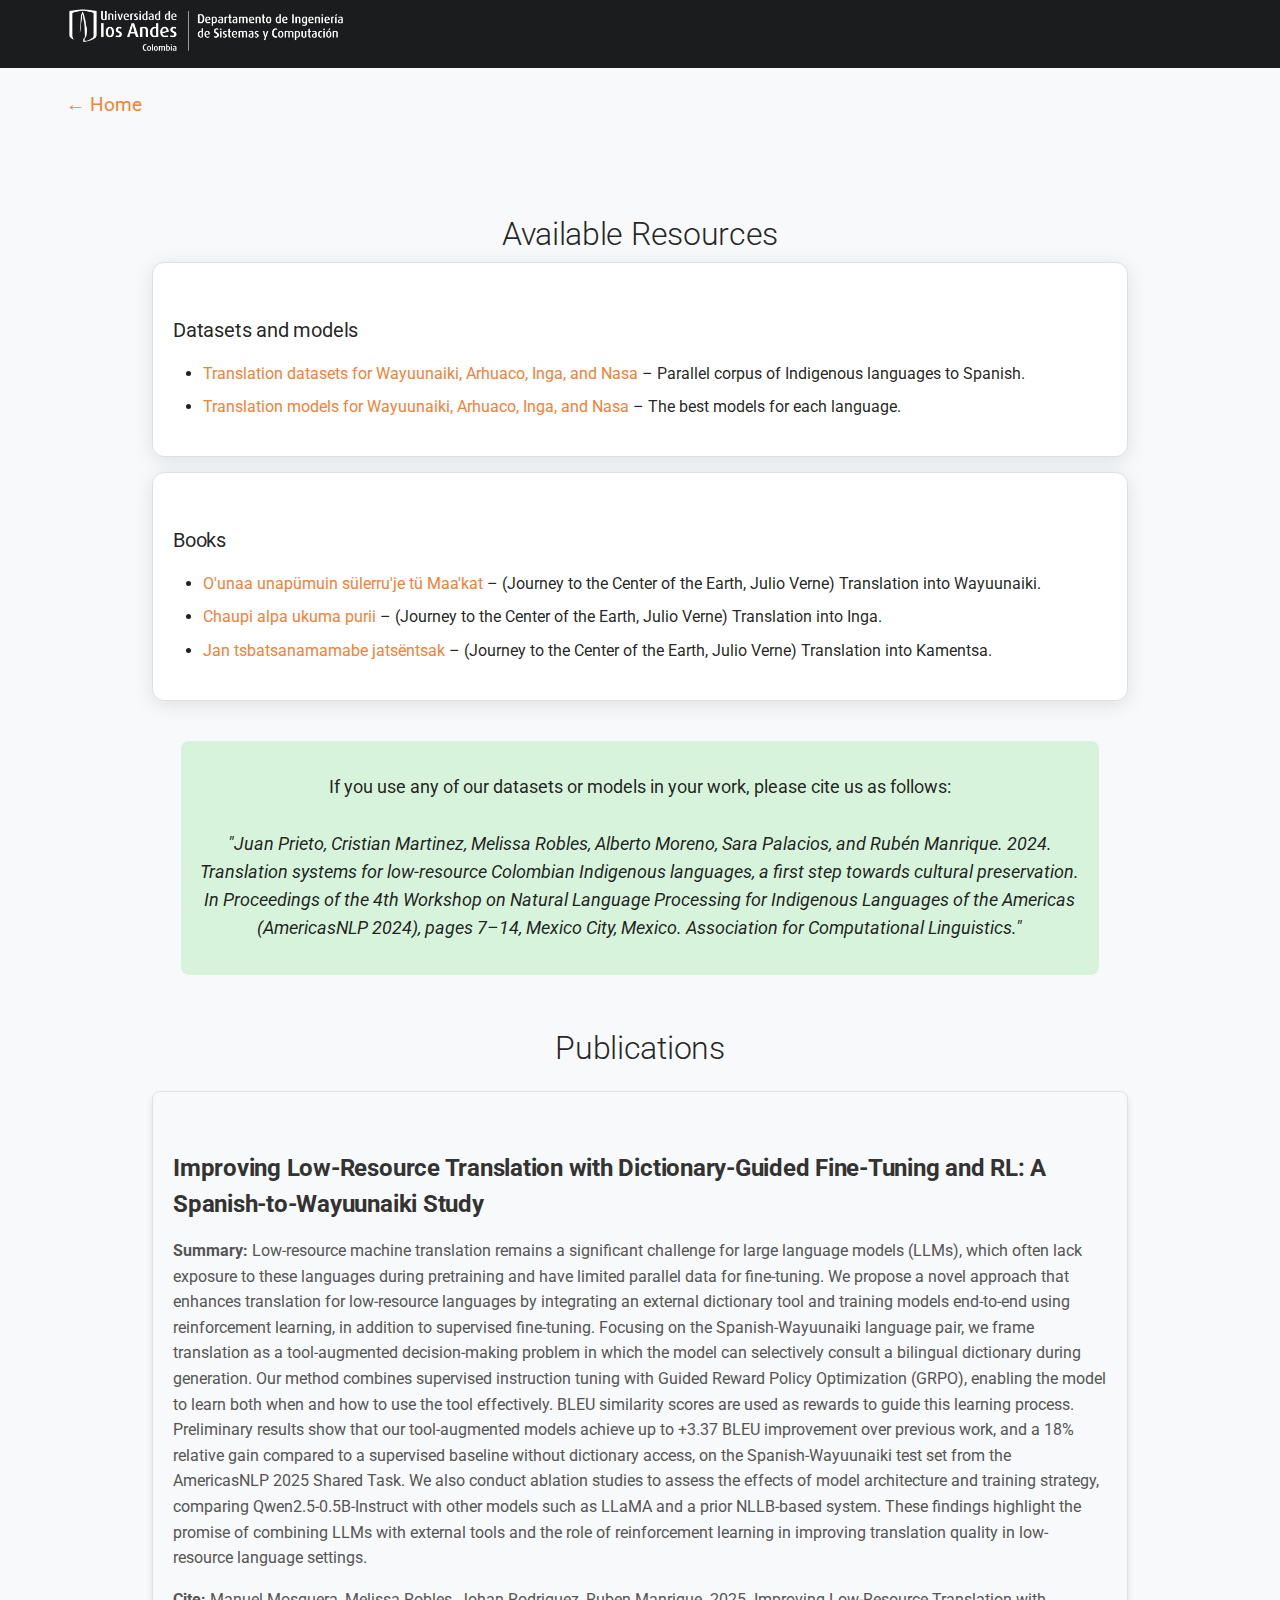
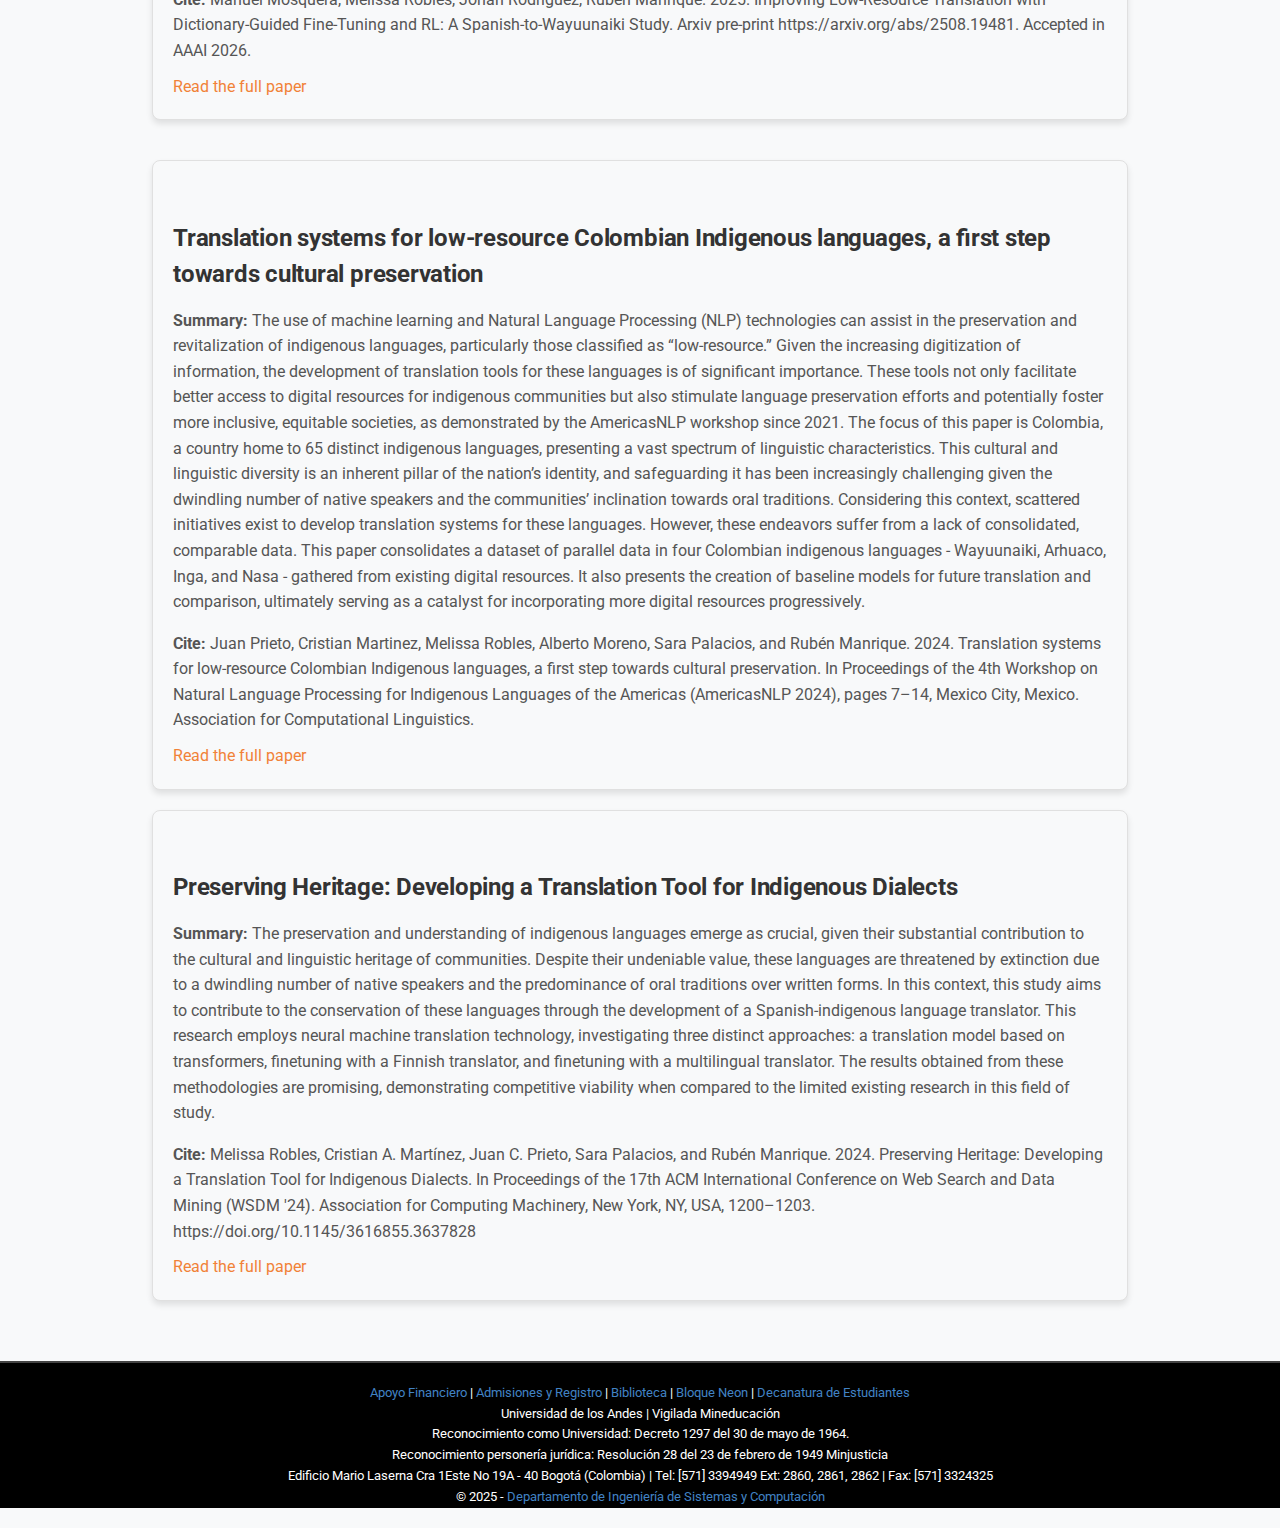
<file: web-app/site/resources/index.html>
<!doctype html>
<html lang="en" class="no-js">
  <head>
    
      <meta charset="utf-8">
      <meta name="viewport" content="width=device-width,initial-scale=1">
      
      
      
      
        <link rel="prev" href="..">
      
      
      
      <link rel="icon" href="../assets/images/favicon.png">
      <meta name="generator" content="mkdocs-1.6.1, mkdocs-material-9.6.5">
    
    
      
        <title>  - Machine Translation for Indigenous Language Preservation</title>
      
    
    
      <link rel="stylesheet" href="../assets/stylesheets/main.8608ea7d.min.css">
      
        
        <link rel="stylesheet" href="../assets/stylesheets/palette.06af60db.min.css">
      
      


    
    
      
    
    
      
        
        
        <link rel="preconnect" href="https://fonts.gstatic.com" crossorigin>
        <link rel="stylesheet" href="https://fonts.googleapis.com/css?family=Roboto:300,300i,400,400i,700,700i%7CRoboto+Mono:400,400i,700,700i&display=fallback">
        <style>:root{--md-text-font:"Roboto";--md-code-font:"Roboto Mono"}</style>
      
    
    
      <link rel="stylesheet" href="../overrides/custom.css">
    
    <script>__md_scope=new URL("..",location),__md_hash=e=>[...e].reduce(((e,_)=>(e<<5)-e+_.charCodeAt(0)),0),__md_get=(e,_=localStorage,t=__md_scope)=>JSON.parse(_.getItem(t.pathname+"."+e)),__md_set=(e,_,t=localStorage,a=__md_scope)=>{try{t.setItem(a.pathname+"."+e,JSON.stringify(_))}catch(e){}}</script>
    
      

    
    
    
  
  <script src="https://www.google.com/recaptcha/api.js?render=6Lf0uCUrAAAAAOsLDXVeQ4JSKTrmbueiDvQJB-DK"></script>
  <script>
    grecaptcha.ready(function() {
        grecaptcha.execute('6Lf0uCUrAAAAAOsLDXVeQ4JSKTrmbueiDvQJB-DK', {action: 'submit'}).then(function(token) {
        });
    });
  </script>

  </head>
  
  
    
    
    
    
    
    <body dir="ltr" data-md-color-scheme="light" data-md-color-primary="red" data-md-color-accent="pink">
  
    
    <input class="md-toggle" data-md-toggle="drawer" type="checkbox" id="__drawer" autocomplete="off">
    <input class="md-toggle" data-md-toggle="search" type="checkbox" id="__search" autocomplete="off">
    <label class="md-overlay" for="__drawer"></label>
    <div data-md-component="skip">
      
    </div>
    <div data-md-component="announce">
      
    </div>
    
    
      

  

<header class="md-header md-header--shadow" data-md-component="header">
  <nav class="md-header__inner md-grid" aria-label="Header">
    <a href="../index.md" title="Machine Translation for Indigenous Language Preservation" class="md-header__button md-logo" aria-label="Machine Translation for Indigenous Language Preservation" data-md-component="logo">
      
  
  <svg xmlns="http://www.w3.org/2000/svg" viewBox="0 0 24 24"><path d="M12 8a3 3 0 0 0 3-3 3 3 0 0 0-3-3 3 3 0 0 0-3 3 3 3 0 0 0 3 3m0 3.54C9.64 9.35 6.5 8 3 8v11c3.5 0 6.64 1.35 9 3.54 2.36-2.19 5.5-3.54 9-3.54V8c-3.5 0-6.64 1.35-9 3.54"/></svg>

    </a>
    <label class="md-header__button md-icon" for="__drawer">
      
      <svg xmlns="http://www.w3.org/2000/svg" viewBox="0 0 24 24"><path d="M3 6h18v2H3zm0 5h18v2H3zm0 5h18v2H3z"/></svg>
    </label>
    <div class="md-header__title" data-md-component="header-title">
      <div class="md-header__ellipsis">
        <div class="md-header__topic">
          <span class="md-ellipsis">
            Machine Translation for Indigenous Language Preservation
          </span>
        </div>
        <div class="md-header__topic" data-md-component="header-topic">
          <span class="md-ellipsis">
            
               
            
          </span>
        </div>
      </div>
    </div>
    
      
    
    
    
    
    
  </nav>
  
</header>
    
    <div class="md-container" data-md-component="container">
      
      
        
          
        
      
      <main class="md-main" data-md-component="main">
        <div class="md-main__inner md-grid">
          
            
              
                
              
              <div class="md-sidebar md-sidebar--primary" data-md-component="sidebar" data-md-type="navigation" hidden>
                <div class="md-sidebar__scrollwrap">
                  <div class="md-sidebar__inner">
                    



  

<nav class="md-nav md-nav--primary md-nav--integrated" aria-label="Navigation" data-md-level="0">
  <label class="md-nav__title" for="__drawer">
    <a href="../index.md" title="Machine Translation for Indigenous Language Preservation" class="md-nav__button md-logo" aria-label="Machine Translation for Indigenous Language Preservation" data-md-component="logo">
      
  
  <svg xmlns="http://www.w3.org/2000/svg" viewBox="0 0 24 24"><path d="M12 8a3 3 0 0 0 3-3 3 3 0 0 0-3-3 3 3 0 0 0-3 3 3 3 0 0 0 3 3m0 3.54C9.64 9.35 6.5 8 3 8v11c3.5 0 6.64 1.35 9 3.54 2.36-2.19 5.5-3.54 9-3.54V8c-3.5 0-6.64 1.35-9 3.54"/></svg>

    </a>
    Machine Translation for Indigenous Language Preservation
  </label>
  
  <ul class="md-nav__list" data-md-scrollfix>
    
      
      
  
  
  
  
    <li class="md-nav__item">
      <a href=".." class="md-nav__link">
        
  
  <span class="md-ellipsis">
     
    
  </span>
  

      </a>
    </li>
  

    
      
      
  
  
    
  
  
  
    <li class="md-nav__item md-nav__item--active">
      
      <input class="md-nav__toggle md-toggle" type="checkbox" id="__toc">
      
      
      
      <a href="./" class="md-nav__link md-nav__link--active">
        
  
  <span class="md-ellipsis">
     
    
  </span>
  

      </a>
      
    </li>
  

    
  </ul>
</nav>
                  </div>
                </div>
              </div>
            
            
          
          
            <div class="md-content" data-md-component="content">
              <article class="md-content__inner md-typeset">
                
                  
  




  <h1> </h1>

<style>

  .resources-section {
    text-align: center;
    padding: 20px;
  }

  .resources-section h2 {
  font-size: 2em;
    margin-bottom: 5px;
}

  .download-container {
    display: flex;
    flex-direction: column;
    align-items: center;
    gap: 15px;
    margin-bottom: 40px;
  }

  .download-box, .paper-box {
    width: 85%;
    background-color: #ffffff; /* Fondo más limpio */
    padding: 20px;
    border-radius: 12px; /* Bordes más redondeados */
    text-align: left;
    box-shadow: 0 4px 20px rgba(0, 0, 0, 0.1); /* sombra más difusa */
    border: 1px solid #e0e0e0; /* borde gris muy clarito */
    transition: transform 0.3s, box-shadow 0.3s;
}

  .download-box a {
    color: rgb(45, 234, 218);
    text-decoration: none;
    font-weight: bold;
  }

  .citation-box {
    background-color: #d8f3dc;
    padding: 15px;
    margin-top: 40px;
    width: 80%;
    margin-left: auto;
    margin-right: auto;
    border-radius: 8px;
    font-size: 1.1em;
  }

  .paper-container {
    display: flex;
    flex-direction: column;
    align-items: center;
    gap: 20px;
    margin-top: 20px;
  }

/* Estilo de la tarjeta */
.paper-box {
  width: 85%;
  background-color: #f8f9fa;
  padding: 20px;
  border-radius: 8px;
  text-align: left;
  box-shadow: 0px 4px 6px rgba(0,0,0,0.1);
  transition: transform 0.3s ease, box-shadow 0.3s ease;
  cursor: pointer; /* Hacer que el cursor cambie al pasar sobre la tarjeta */
}

/* Cuando pasas el ratón, el borde de la tarjeta y sombra se suavizan */
.paper-box:hover {
  transform: translateY(-5px); /* Subir un poco la tarjeta */
  box-shadow: 0px 6px 10px rgba(0,0,0,0.15);
}

/* Enlace dentro de la tarjeta */
.paper-box a {
  text-decoration: none; /* Eliminar subrayado */
  color: #333; /* Color estándar del texto (evitar el rojo) */
  display: block; /* Hace que el enlace ocupe toda la tarjeta */
  height: 100%;
}

/* Estilo para los títulos */
.paper-box h3 {
  font-size: 1.5em;
  font-weight: bold;
  color: #333; /* Aseguramos que el título tenga un color oscuro */
  margin-bottom: 10px;
}

/* Estilo para los resúmenes */
.paper-box p {
  color: #555; /* Texto más suave para los resúmenes */
  margin-bottom: 10px;
}

/* Efecto hover solo para el enlace: cambiar color sin subrayado */
.paper-box a:hover {
  color: #45b8b0; /* Cambiar a un color suave cuando pase el ratón */
  text-decoration: none; /* Aseguramos que no haya subrayado al pasar el mouse */
}

.Site-footer {
  margin-top: 3rem;
}
  body {
    margin: 0;
    padding: 0;
    min-height: 100vh; /* Asegura que la página tome toda la altura de la pantalla */
    display: flex;
    flex-direction: column;
  }

  .download-box:hover, .paper-box:hover {
    transform: translateY(-5px);
    box-shadow: 0 8px 24px rgba(0, 0, 0, 0.15);
}


  header.md-header {
    display: none;
  }

  .back-to-home {
    margin: 20px;
    text-align: left;
  }

  .back-arrow {
    font-size: 1.2em;
    color: #45b8b0;
    text-decoration: none;
    font-weight: bold;
  }

  .back-arrow:hover {
    text-decoration: underline;
    color: #333;
  }

  @media (max-width: 768px){

  /* Layout general */
  .resources-section{
    padding: 12px 14px !important;
    text-align: left !important; /* más legible en móvil */
  }

  .resources-section h2{
    font-size: 1.6rem !important;
    margin: 10px 0 14px 0 !important;
    text-align: center !important;
  }

  /* Back button */
  .back-to-home{
    margin: 12px 14px !important;
  }
  .back-arrow{
    font-size: 1rem !important;
  }

  /* Contenedores */
  .download-container{
    gap: 12px !important;
    margin-bottom: 18px !important;
  }

  .paper-container{
    gap: 12px !important;
  }

  /* Tarjetas: que ocupen bien el ancho */
  .download-box,
  .paper-box{
    width: 100% !important;
    padding: 14px !important;
    border-radius: 12px !important;
  }

  /* Tipografía dentro de tarjetas */
  .download-box h3,
  .paper-box h3{
    font-size: 1.15rem !important;
    margin: 0 0 10px 0 !important;
  }

  .paper-box p,
  .download-box li{
    font-size: 0.98rem !important;
    line-height: 1.45 !important;
  }

  /* Listas: menos sangría (en móvil se ve enorme si no) */
  .download-box ul{
    padding-left: 18px !important;
    margin: 10px 0 0 0 !important;
  }
  .download-box li{
    margin-bottom: 10px !important;
  }

  /* Caja de cita */
  .citation-box{
    width: 100% !important;
    padding: 14px !important;
    margin-top: 18px !important;
    font-size: 0.95rem !important;
    line-height: 1.45 !important;
  }

  /* Quitar hover/animaciones en móvil */
  .download-box:hover,
  .paper-box:hover{
    transform: none !important;
    box-shadow: 0 4px 20px rgba(0, 0, 0, 0.1) !important;
  }

  /* Navbar logo (si queda muy alto) */
  .custom-navbar img{
    max-height: 34px !important;
    height: auto !important;
    width: auto !important;
  }
}


</style>
<!-- Barra de navegación fija con logo DISC (alineado con margen izquierdo de sección especial) -->
<div class="custom-navbar">
  <div class="navbar-container">
    <a href="https://sistemas.uniandes.edu.co/" target="_blank" class="navbar-logo">
      <img src="/images/logos/logo_disc.png" alt="Logo DISC">
    </a>
  </div>
</div>

<!-- Flecha para regresar a la página principal -->
<div class="back-to-home">
  <a href="/" class="back-arrow">
    &#8592; Home
  </a>
</div>

<style>

</style>

<div class="resources-section">
  <h2>Available Resources</h2>

  <div class="download-container">
    <div class="download-box">
      <h3>Datasets and models</h3>
      <ul>
        <li><a href="https://www.dropbox.com/scl/fo/bj7ra25nbf0bjed5f6y92/AEoZOR3kt_53Qy9ATWEdCq0/datasets?dl=0&rlkey=ag6dssslslwiqjrtg6kd8a8ym&subfolder_nav_tracking=1" target="_blank">Translation datasets for Wayuunaiki, Arhuaco, Inga, and Nasa</a> – Parallel corpus of Indigenous languages to Spanish.</li>
        <li><a href="https://www.dropbox.com/scl/fo/bj7ra25nbf0bjed5f6y92/AA45b7hSqeVkWDYWmaDyxfA/models?dl=0&rlkey=ag6dssslslwiqjrtg6kd8a8ym&subfolder_nav_tracking=1" target="_blank">Translation models for Wayuunaiki, Arhuaco, Inga, and Nasa</a> – The best models for each language.</li>
        <!-- Agrega más datasets aquí -->
      </ul>
    </div>
    <div class="download-box">
      <h3>Books</h3>
      <ul>
        <li><a href="/books/Viaje al centro de la tierra - wayuunaiki.pdf" target="_blank"> O'unaa unapümuin sülerru'je tü Maa'kat</a> –  (Journey to the Center of the Earth, Julio Verne) Translation into Wayuunaiki.</li>
        <li><a href="/books/Viaje al centro de la tierra - inga.pdf" target="_blank"> Chaupi alpa ukuma purii </a> –  (Journey to the Center of the Earth, Julio Verne) Translation into Inga.</li>
        <li><a href="/books/Viaje al centro de la tierra - kamentsa.pdf" target="_blank"> Jan tsbatsanamamabe jatsëntsak </a> –  (Journey to the Center of the Earth, Julio Verne) Translation into Kamentsa.</li>
        <!-- Agrega más libros aquí -->
      </ul>
    </div>
  </div>

  <div class="citation-box">
    <p>
      If you use any of our datasets or models in your work, please cite us as follows:<br><br>
      <em>"Juan Prieto, Cristian Martinez, Melissa Robles, Alberto Moreno, Sara Palacios, and Rubén Manrique. 2024. Translation systems for low-resource Colombian Indigenous languages, a first step towards cultural preservation. In Proceedings of the 4th Workshop on Natural Language Processing for Indigenous Languages of the Americas (AmericasNLP 2024), pages 7–14, Mexico City, Mexico. Association for Computational Linguistics."</em>
    </p>
  </div>

  <h2>Publications</h2>

  <div class="paper-container">
    <div class="paper-box">
      <a href="https://arxiv.org/abs/2508.19481" target="_blank">
        <h3>Improving Low-Resource Translation with Dictionary-Guided Fine-Tuning and RL: A Spanish-to-Wayuunaiki Study</h3>
        <p><strong>Summary:</strong> Low-resource machine translation remains a significant challenge for large language models (LLMs), which often lack exposure to these languages during pretraining and have limited parallel data for fine-tuning. We propose a novel approach that enhances translation for low-resource languages by integrating an external dictionary tool and training models end-to-end using reinforcement learning, in addition to supervised fine-tuning. Focusing on the Spanish-Wayuunaiki language pair, we frame translation as a tool-augmented decision-making problem in which the model can selectively consult a bilingual dictionary during generation. Our method combines supervised instruction tuning with Guided Reward Policy Optimization (GRPO), enabling the model to learn both when and how to use the tool effectively. BLEU similarity scores are used as rewards to guide this learning process. Preliminary results show that our tool-augmented models achieve up to +3.37 BLEU improvement over previous work, and a 18% relative gain compared to a supervised baseline without dictionary access, on the Spanish-Wayuunaiki test set from the AmericasNLP 2025 Shared Task. We also conduct ablation studies to assess the effects of model architecture and training strategy, comparing Qwen2.5-0.5B-Instruct with other models such as LLaMA and a prior NLLB-based system. These findings highlight the promise of combining LLMs with external tools and the role of reinforcement learning in improving translation quality in low-resource language settings.</p>
        <p><strong>Cite:</strong> Manuel Mosquera, Melissa Robles, Johan Rodriguez, Ruben Manrique. 2025. Improving Low-Resource Translation with Dictionary-Guided Fine-Tuning and RL: A Spanish-to-Wayuunaiki Study. Arxiv pre-print https://arxiv.org/abs/2508.19481. Accepted in AAAI 2026.</p>
      <a href="https://arxiv.org/abs/2508.19481" target="_blank">Read the full paper</a>
      </a>
  </div>

  <div class="paper-container">
    <div class="paper-box">
      <a href="https://aclanthology.org/2024.americasnlp-1.2/" target="_blank">
        <h3>Translation systems for low-resource Colombian Indigenous languages, a first step towards cultural preservation</h3>
        <p><strong>Summary:</strong> The use of machine learning and Natural Language Processing (NLP) technologies can assist in the preservation and revitalization of indigenous languages, particularly those classified as “low-resource.” Given the increasing digitization of information, the development of translation tools for these languages is of significant importance. These tools not only facilitate better access to digital resources for indigenous communities but also stimulate language preservation efforts and potentially foster more inclusive, equitable societies, as demonstrated by the AmericasNLP workshop since 2021. The focus of this paper is Colombia, a country home to 65 distinct indigenous languages, presenting a vast spectrum of linguistic characteristics. This cultural and linguistic diversity is an inherent pillar of the nation’s identity, and safeguarding it has been increasingly challenging given the dwindling number of native speakers and the communities’ inclination towards oral traditions. Considering this context, scattered initiatives exist to develop translation systems for these languages. However, these endeavors suffer from a lack of consolidated, comparable data. This paper consolidates a dataset of parallel data in four Colombian indigenous languages - Wayuunaiki, Arhuaco, Inga, and Nasa - gathered from existing digital resources. It also presents the creation of baseline models for future translation and comparison, ultimately serving as a catalyst for incorporating more digital resources progressively.</p>
        <p><strong>Cite:</strong> Juan Prieto, Cristian Martinez, Melissa Robles, Alberto Moreno, Sara Palacios, and Rubén Manrique. 2024. Translation systems for low-resource Colombian Indigenous languages, a first step towards cultural preservation. In Proceedings of the 4th Workshop on Natural Language Processing for Indigenous Languages of the Americas (AmericasNLP 2024), pages 7–14, Mexico City, Mexico. Association for Computational Linguistics.</p>
      <a href="https://aclanthology.org/2024.americasnlp-1.2/" target="_blank">Read the full paper</a>
      </a>
    </div>
    <div class="paper-box">
    <a href="https://dl.acm.org/doi/10.1145/3616855.3637828" target="_blank">
      <h3>Preserving Heritage: Developing a Translation Tool for Indigenous Dialects</h3>
      <p><strong>Summary:</strong> The preservation and understanding of indigenous languages emerge as crucial, given their substantial contribution to the cultural and linguistic heritage of communities. Despite their undeniable value, these languages are threatened by extinction due to a dwindling number of native speakers and the predominance of oral traditions over written forms. In this context, this study aims to contribute to the conservation of these languages through the development of a Spanish-indigenous language translator. This research employs neural machine translation technology, investigating three distinct approaches: a translation model based on transformers, finetuning with a Finnish translator, and finetuning with a multilingual translator. The results obtained from these methodologies are promising, demonstrating competitive viability when compared to the limited existing research in this field of study.</p>
      <p><strong>Cite:</strong> Melissa Robles, Cristian A. Martínez, Juan C. Prieto, Sara Palacios, and Rubén Manrique. 2024. Preserving Heritage: Developing a Translation Tool for Indigenous Dialects. In Proceedings of the 17th ACM International Conference on Web Search and Data Mining (WSDM '24). Association for Computing Machinery, New York, NY, USA, 1200–1203. https://doi.org/10.1145/3616855.3637828</strong> </p>
      <a href="https://dl.acm.org/doi/10.1145/3616855.3637828" target="_blank">Read the full paper</a>
    </a>
    </div>
  </div>
</div>

<!-- Nuevo Footer -->
<div class="Site-footer">
  <div class="ui container">
    <div class="ui center aligned container">
      <a href="https://apoyofinanciero.uniandes.edu.co/" target="_blank">Apoyo Financiero</a> |
      <a href="http://registro.uniandes.edu.co/" target="_blank">Admisiones y Registro</a> |
      <a href="http://biblioteca.uniandes.edu.co/" target="_blank">Biblioteca</a> |
      <a href="https://bloqueneon.uniandes.edu.co" target="_blank">Bloque Neon</a> |
      <a href="http://decanaturadeestudiantes.uniandes.edu.co/" target="_blank">Decanatura de Estudiantes</a>
      <br>
      Universidad de los Andes | Vigilada Mineducación <br>
      Reconocimiento como Universidad: Decreto 1297 del 30 de mayo de 1964.<br>
      Reconocimiento personería jurídica: Resolución 28 del 23 de febrero de 1949 Minjusticia<br>
      Edificio Mario Laserna Cra 1Este No 19A - 40 Bogotá (Colombia) | Tel: [571] 3394949 Ext: 2860, 2861, 2862 | Fax: [571] 3324325 <br>
      © 2025 - <a href="https://sistemas.uniandes.edu.co/" target="_blank">Departamento de Ingeniería de Sistemas y Computación</a>
    </div>
  </div>
</div>







  
  




  



                
              </article>
            </div>
          
          
<script>var target=document.getElementById(location.hash.slice(1));target&&target.name&&(target.checked=target.name.startsWith("__tabbed_"))</script>
        </div>
        
      </main>
      
        <footer class="md-footer">
  
  <div class="md-footer-meta md-typeset">
    <div class="md-footer-meta__inner md-grid">
      <div class="md-copyright">
  
  
</div>
      
    </div>
  </div>
</footer>
      
    </div>
    <div class="md-dialog" data-md-component="dialog">
      <div class="md-dialog__inner md-typeset"></div>
    </div>
    
    
    <script id="__config" type="application/json">{"base": "..", "features": ["navigation.instant", "navigation.indexes", "toc.integrate", "header.hidden"], "search": "../assets/javascripts/workers/search.f8cc74c7.min.js", "translations": {"clipboard.copied": "Copied to clipboard", "clipboard.copy": "Copy to clipboard", "search.result.more.one": "1 more on this page", "search.result.more.other": "# more on this page", "search.result.none": "No matching documents", "search.result.one": "1 matching document", "search.result.other": "# matching documents", "search.result.placeholder": "Type to start searching", "search.result.term.missing": "Missing", "select.version": "Select version"}}</script>
    
    
      <script src="../assets/javascripts/bundle.f1b6f286.min.js"></script>
      
    
  </body>
</html>
</file>
<file: overrides/custom.css>
/* Color de fondo de toda la página */
body {
    background-color: #f8f9fa !important;  /* Mismo color del contenedor */
    margin: 0;
    padding: 0;
}

/* Contenedor principal */
.hero {
    display: flex;
    align-items: center;
    justify-content: space-between;
    padding: 50px 5%;
    background-color: #f8f9fa;  /* Fondo igualado */
}

/* Texto alineado a la izquierda */
.hero-text {
    max-width: 50%;
}

.hero-text h1 {
    font-size: 2.5em;
    font-weight: bold;
    color: #13322B;
}

.hero-text h2 {
    font-size: 1.2em;
    letter-spacing: 2px;
    color: #6B7A77;
}

.hero-text p {
    font-size: 1.0em;
    line-height: 1.5;
    color: #333;
}

/* Botón */
.button {
    display: inline-block;
    padding: 12px 24px;
    background-color: #13322B;
    color: white;
    text-decoration: none;
    font-weight: bold;
    border-radius: 5px;
    margin-top: 15px;
}

.md-header__button.md-logo {
    display: none !important;
  }

.button:hover {
    background-color: #1a4a3e;
}

.a, .md-typeset a, .md-nav__link, .md-footer__link {
    color: #dc1a05 !important;
    text-decoration: none;
  }
  
.a:hover, .md-typeset a:hover, .md-nav__link:hover, .md-footer__link:hover {
    color: #dc1a05 !important;
    text-decoration: underline;
  }

.custom-navbar {
    position: fixed;
    top: 0;
    left: 0;
    width: 100%;
    background-color: #1b1c1d;
    padding: 0px 0; /* Increased padding to increase height */
    z-index: 1000;
    display: flex;
    align-items: center;
    box-shadow: none;
}

/* Este contenedor alinea el logo con el resto del contenido */
.navbar-container {
    max-width: 1200px;  /* O el mismo ancho que usas en la sección especial */
    margin: 0 auto;
    padding: 0 20px;    /* El mismo padding que la sección especial */
    width: 100%;
    display: flex;
}
  .navbar-logo img {
    height: auto;
    max-height: 60px;
  }
  

  .Site-footer {
    width: 100%;
    padding: 20px;
    font-size: 13px;
    text-align: center;
    background-color: black;  /* Fondo negro */
    color: white;  /* Texto blanco para visibilidad */
    margin-top: 20px; /* Espacio entre el contenido y el footer */
  }
  
  .ui.container {
    display: block;
    max-width: 100% !important;
  }
  
  .site-footer a {
    color: white;  /* Enlaces blancos */
    text-decoration: none;  /* Sin subrayado */
  }
  
  .site-footer a:hover {
    text-decoration: underline;  /* Subraya los enlaces cuando pasas el mouse */
  }
  
  /* Añadir espacio superior al contenido de la página para que no se solape con el footer */
  body {
    padding-bottom: 100px; /* Ajusta este valor si es necesario */
  }
  
  
/* Estilos del nuevo footer */
.Site-footer {
    width: 100%;
    margin-top: auto;
    padding: 20px 10px;
    font-size: 13px;
    text-align: center;
    background: black;
    color: white;
    border-top: 2px solid #444;
}

.ui.container {
    display: block;
    max-width: 100% !important;
    margin: 0 auto;
    padding: 0 15px;
}

/* Estilos del nuevo footer - Versión Full Width */
.Site-footer {
    width: 100vw;
    position: relative;
    left: 50%;
    right: 50%;
    margin-left: -50vw;
    margin-right: -50vw;
    padding: 0px 0; /* Solo padding vertical */
    font-size: 13px;
    text-align: center;
    background: black;
    color: white;
    border-top: 2px solid #444;
    box-sizing: border-box;
}

.ui.container {
    width: 100%;
    max-width: 100% !important;
    margin: 0;
    padding: 0 !important;
}
/* Estilos del nuevo footer - Sin padding inferior */
.Site-footer {
    width: 100vw;
    position: relative;
    left: 50%;
    right: 50%;
    margin-left: -50vw;
    margin-right: -50vw;
    padding: 20px 0 0 0; /* Solo 20px arriba, 0 en otros lados */
    font-size: 13px;
    text-align: center;
    background: black;
    color: white;
    border-top: 2px solid #444;
    box-sizing: border-box;
}

.ui.container {
    width: 100%;
    max-width: 100% !important;
    margin: 0;
    padding: 0 !important;
}

.md-main {
    flex-grow: 0 !important; /* Evita que crezca y cree espacio */
}

.Site-footer a {
    color: #4283c4!important;
    text-decoration: none;
    transition: color 0.3s ease;
}

.Site-footer a:hover {
    color: #1f70bf !important;
    text-decoration: underline;
}

.ui.center.aligned.container {
    max-width: 1200px;
    margin: 0 auto;
    line-height: 1.6;
    padding: 0 15px;
    box-sizing: border-box;
}
/* Elimina espacio del contenedor principal de MkDocs */
.md-main__inner {
    margin-bottom: 0 !important;
    padding-bottom: 0 !important;
}

.md-content__inner {
    margin-bottom: 0 !important;
}

.md-footer {
    display: none !important; /* Oculta el footer por defecto de MkDocs */
}
</file>
<file: web-app/site/overrides/custom.css>
/* Color de fondo de toda la página */
body {
    background-color: #f8f9fa !important;  /* Mismo color del contenedor */
    margin: 0;
    padding: 0;
}

/* Contenedor principal */
.hero {
    display: flex;
    align-items: center;
    justify-content: space-between;
    padding: 50px 5%;
    background-color: #f8f9fa;  /* Fondo igualado */
}

/* Texto alineado a la izquierda */
.hero-text {
    max-width: 50%;
}

.hero-text h1 {
    font-size: 2em;
    font-weight: bold;
    color: #13322B;
}

.hero-text h2 {
    font-size: 1.2em;
    letter-spacing: 2px;
    color: #6B7A77;
}

.hero-text p {
    font-size: 1.0em;
    line-height: 1.5;
    color: #333;
}

/* Botón */
.button {
    display: inline-block;
    padding: 12px 24px;
    background-color: #13322B;
    color: white;
    text-decoration: none;
    font-weight: bold;
    border-radius: 5px;
    margin-top: 15px;
}

.md-header__button.md-logo {
    display: none !important;
  }

.button:hover {
    background-color: #1a4a3e;
}

.custom-navbar {
    position: fixed;
    top: 0;
    left: 0;
    width: 100%;
    background-color: #1b1c1d;
    padding: 0px 0; /* Increased padding to increase height */
    z-index: 1000;
    display: flex;
    align-items: center;
    box-shadow: none;
}

.hero-text a.btn {
    background-color: rgba(145,197,177,0.8) !important;
    color: black !important;
    text-decoration: none;
    border-radius: 5px;
    font-weight: bold;
    transition: background-color 0.3s;
  }
  

.btn {
    display: inline-block;
    padding: 10px 20px;
    background-color: rgba(145,197,177,0.8) !important; /* color de fondo */
    color: black !important; /* color del texto */
    text-decoration: none;
    border-radius: 5px;
    font-weight: bold;
    transition: background-color 0.3s;
  }
  
  .btn:hover {
    background-color: rgba(145,197,177,0.8) !important; /* color de fondo cuando pasas el mouse */
    color: black !important; /* puedes cambiar el color de texto en hover también si quieres */
  }
  
/* Este contenedor alinea el logo con el resto del contenido */
.navbar-container {
    max-width: 1200px;  /* O el mismo ancho que usas en la sección especial */
    margin: 0 auto;
    padding: 0 20px;    /* El mismo padding que la sección especial */
    width: 100%;
    display: flex;
}
  .navbar-logo img {
    height: auto;
    max-height: 60px;
  }
  

  .Site-footer {
    width: 100%;
    padding: 20px;
    font-size: 13px;
    text-align: center;
    background-color: black;  /* Fondo negro */
    color: white;  /* Texto blanco para visibilidad */
    margin-top: 20px; /* Espacio entre el contenido y el footer */
  }
  
  .ui.container {
    display: block;
    max-width: 100% !important;
  }
  
  .site-footer a {
    color: white;  /* Enlaces blancos */
    text-decoration: none;  /* Sin subrayado */
  }
  
  .site-footer a:hover {
    text-decoration: underline;  /* Subraya los enlaces cuando pasas el mouse */
  }
  
  /* Añadir espacio superior al contenido de la página para que no se solape con el footer */
  body {
    padding-bottom: 100px; /* Ajusta este valor si es necesario */
  }
  
  
/* Estilos del nuevo footer */
.Site-footer {
    width: 100%;
    margin-top: auto;
    padding: 20px 10px;
    font-size: 13px;
    text-align: center;
    background: black;
    color: white;
    border-top: 2px solid #444;
}

.ui.container {
    display: block;
    max-width: 100% !important;
    margin: 0 auto;
    padding: 0 15px;
}

/* Estilos del nuevo footer - Versión Full Width */
.Site-footer {
    width: 100vw;
    position: relative;
    left: 50%;
    right: 50%;
    margin-left: -50vw;
    margin-right: -50vw;
    padding: 0px 0; /* Solo padding vertical */
    font-size: 13px;
    text-align: center;
    background: black;
    color: white;
    border-top: 2px solid #444;
    box-sizing: border-box;
}

.ui.container {
    width: 100%;
    max-width: 100% !important;
    margin: 0;
    padding: 0 !important;
}
/* Estilos del nuevo footer - Sin padding inferior */
.Site-footer {
    width: 100vw;
    position: relative;
    left: 50%;
    right: 50%;
    margin-left: -50vw;
    margin-right: -50vw;
    padding: 20px 0 0 0; /* Solo 20px arriba, 0 en otros lados */
    font-size: 13px;
    text-align: center;
    background: black;
    color: white;
    border-top: 2px solid #444;
    box-sizing: border-box;
}

.ui.container {
    width: 100%;
    max-width: 100% !important;
    margin: 0;
    padding: 0 !important;
}

.md-main {
    flex-grow: 0 !important; /* Evita que crezca y cree espacio */
}

.Site-footer a {
    color: #4283c4!important;
    text-decoration: none;
    transition: color 0.3s ease;
}

.Site-footer a:hover {
    color: #1f70bf !important;
    text-decoration: underline;
}

.ui.center.aligned.container {
    max-width: 1200px;
    margin: 0 auto;
    line-height: 1.6;
    padding: 0 15px;
    box-sizing: border-box;
}
/* Elimina espacio del contenedor principal de MkDocs */
.md-main__inner {
    margin-bottom: 0 !important;
    padding-bottom: 0 !important;
}

.md-content__inner {
    margin-bottom: 0 !important;
}

.md-footer {
    display: none !important; /* Oculta el footer por defecto de MkDocs */
}


/* Estilo global para todos los enlaces */
a {
  text-decoration: none; /* Elimina subrayado por defecto */
  color: #f18238 !important; /* Establecer color naranja */
  transition: color 0.3s ease; /* Transición suave para el cambio de color */
}

/* Cambiar el color del enlace cuando el ratón pase por encima */
a:hover {
  color: #ff6600c2 !important; /* Naranja más oscuro al pasar el mouse */
  text-decoration: none; /* Evitar subrayado al hacer hover */
}


a {
  font-weight: normal !important;
}

.team-container .team-member .email {
  font-size: 0.7rem !important;
}
</file>
<file: assets/stylesheets/main.8608ea7d.min.css>
@charset "UTF-8";html{-webkit-text-size-adjust:none;-moz-text-size-adjust:none;text-size-adjust:none;box-sizing:border-box}*,:after,:before{box-sizing:inherit}@media (prefers-reduced-motion){*,:after,:before{transition:none!important}}body{margin:0}a,button,input,label{-webkit-tap-highlight-color:transparent}a{color:inherit;text-decoration:none}hr{border:0;box-sizing:initial;display:block;height:.05rem;overflow:visible;padding:0}small{font-size:80%}sub,sup{line-height:1em}img{border-style:none}table{border-collapse:initial;border-spacing:0}td,th{font-weight:400;vertical-align:top}button{background:#0000;border:0;font-family:inherit;font-size:inherit;margin:0;padding:0}input{border:0;outline:none}:root{--md-primary-fg-color:#4051b5;--md-primary-fg-color--light:#5d6cc0;--md-primary-fg-color--dark:#303fa1;--md-primary-bg-color:#fff;--md-primary-bg-color--light:#ffffffb3;--md-accent-fg-color:#526cfe;--md-accent-fg-color--transparent:#526cfe1a;--md-accent-bg-color:#fff;--md-accent-bg-color--light:#ffffffb3}[data-md-color-scheme=default]{color-scheme:light}[data-md-color-scheme=default] img[src$="#gh-dark-mode-only"],[data-md-color-scheme=default] img[src$="#only-dark"]{display:none}:root,[data-md-color-scheme=default]{--md-hue:225deg;--md-default-fg-color:#000000de;--md-default-fg-color--light:#0000008a;--md-default-fg-color--lighter:#00000052;--md-default-fg-color--lightest:#00000012;--md-default-bg-color:#fff;--md-default-bg-color--light:#ffffffb3;--md-default-bg-color--lighter:#ffffff4d;--md-default-bg-color--lightest:#ffffff1f;--md-code-fg-color:#36464e;--md-code-bg-color:#f5f5f5;--md-code-hl-color:#4287ff;--md-code-hl-color--light:#4287ff1a;--md-code-hl-number-color:#d52a2a;--md-code-hl-special-color:#db1457;--md-code-hl-function-color:#a846b9;--md-code-hl-constant-color:#6e59d9;--md-code-hl-keyword-color:#3f6ec6;--md-code-hl-string-color:#1c7d4d;--md-code-hl-name-color:var(--md-code-fg-color);--md-code-hl-operator-color:var(--md-default-fg-color--light);--md-code-hl-punctuation-color:var(--md-default-fg-color--light);--md-code-hl-comment-color:var(--md-default-fg-color--light);--md-code-hl-generic-color:var(--md-default-fg-color--light);--md-code-hl-variable-color:var(--md-default-fg-color--light);--md-typeset-color:var(--md-default-fg-color);--md-typeset-a-color:var(--md-primary-fg-color);--md-typeset-del-color:#f5503d26;--md-typeset-ins-color:#0bd57026;--md-typeset-kbd-color:#fafafa;--md-typeset-kbd-accent-color:#fff;--md-typeset-kbd-border-color:#b8b8b8;--md-typeset-mark-color:#ffff0080;--md-typeset-table-color:#0000001f;--md-typeset-table-color--light:rgba(0,0,0,.035);--md-admonition-fg-color:var(--md-default-fg-color);--md-admonition-bg-color:var(--md-default-bg-color);--md-warning-fg-color:#000000de;--md-warning-bg-color:#ff9;--md-footer-fg-color:#fff;--md-footer-fg-color--light:#ffffffb3;--md-footer-fg-color--lighter:#ffffff73;--md-footer-bg-color:#000000de;--md-footer-bg-color--dark:#00000052;--md-shadow-z1:0 0.2rem 0.5rem #0000000d,0 0 0.05rem #0000001a;--md-shadow-z2:0 0.2rem 0.5rem #0000001a,0 0 0.05rem #00000040;--md-shadow-z3:0 0.2rem 0.5rem #0003,0 0 0.05rem #00000059}.md-icon svg{fill:currentcolor;display:block;height:1.2rem;width:1.2rem}body{-webkit-font-smoothing:antialiased;-moz-osx-font-smoothing:grayscale;--md-text-font-family:var(--md-text-font,_),-apple-system,BlinkMacSystemFont,Helvetica,Arial,sans-serif;--md-code-font-family:var(--md-code-font,_),SFMono-Regular,Consolas,Menlo,monospace}aside,body,input{font-feature-settings:"kern","liga";color:var(--md-typeset-color);font-family:var(--md-text-font-family)}code,kbd,pre{font-feature-settings:"kern";font-family:var(--md-code-font-family)}:root{--md-typeset-table-sort-icon:url('data:image/svg+xml;charset=utf-8,<svg xmlns="http://www.w3.org/2000/svg" viewBox="0 0 24 24"><path d="m18 21-4-4h3V7h-3l4-4 4 4h-3v10h3M2 19v-2h10v2M2 13v-2h7v2M2 7V5h4v2z"/></svg>');--md-typeset-table-sort-icon--asc:url('data:image/svg+xml;charset=utf-8,<svg xmlns="http://www.w3.org/2000/svg" viewBox="0 0 24 24"><path d="M19 17h3l-4 4-4-4h3V3h2M2 17h10v2H2M6 5v2H2V5m0 6h7v2H2z"/></svg>');--md-typeset-table-sort-icon--desc:url('data:image/svg+xml;charset=utf-8,<svg xmlns="http://www.w3.org/2000/svg" viewBox="0 0 24 24"><path d="M19 7h3l-4-4-4 4h3v14h2M2 17h10v2H2M6 5v2H2V5m0 6h7v2H2z"/></svg>')}.md-typeset{-webkit-print-color-adjust:exact;color-adjust:exact;font-size:.8rem;line-height:1.6;overflow-wrap:break-word}@media print{.md-typeset{font-size:.68rem}}.md-typeset blockquote,.md-typeset dl,.md-typeset figure,.md-typeset ol,.md-typeset pre,.md-typeset ul{margin-bottom:1em;margin-top:1em}.md-typeset h1{color:var(--md-default-fg-color--light);font-size:2em;line-height:1.3;margin:0 0 1.25em}.md-typeset h1,.md-typeset h2{font-weight:300;letter-spacing:-.01em}.md-typeset h2{font-size:1.5625em;line-height:1.4;margin:1.6em 0 .64em}.md-typeset h3{font-size:1.25em;font-weight:400;letter-spacing:-.01em;line-height:1.5;margin:1.6em 0 .8em}.md-typeset h2+h3{margin-top:.8em}.md-typeset h4{font-weight:700;letter-spacing:-.01em;margin:1em 0}.md-typeset h5,.md-typeset h6{color:var(--md-default-fg-color--light);font-size:.8em;font-weight:700;letter-spacing:-.01em;margin:1.25em 0}.md-typeset h5{text-transform:uppercase}.md-typeset h5 code{text-transform:none}.md-typeset hr{border-bottom:.05rem solid var(--md-default-fg-color--lightest);display:flow-root;margin:1.5em 0}.md-typeset a{color:var(--md-typeset-a-color);word-break:break-word}.md-typeset a,.md-typeset a:before{transition:color 125ms}.md-typeset a:focus,.md-typeset a:hover{color:var(--md-accent-fg-color)}.md-typeset a:focus code,.md-typeset a:hover code{background-color:var(--md-accent-fg-color--transparent)}.md-typeset a code{color:currentcolor;transition:background-color 125ms}.md-typeset a.focus-visible{outline-color:var(--md-accent-fg-color);outline-offset:.2rem}.md-typeset code,.md-typeset kbd,.md-typeset pre{color:var(--md-code-fg-color);direction:ltr;font-variant-ligatures:none}@media print{.md-typeset code,.md-typeset kbd,.md-typeset pre{white-space:pre-wrap}}.md-typeset code{background-color:var(--md-code-bg-color);border-radius:.1rem;-webkit-box-decoration-break:clone;box-decoration-break:clone;font-size:.85em;padding:0 .2941176471em;word-break:break-word}.md-typeset code:not(.focus-visible){-webkit-tap-highlight-color:transparent;outline:none}.md-typeset pre{display:flow-root;line-height:1.4;position:relative}.md-typeset pre>code{-webkit-box-decoration-break:slice;box-decoration-break:slice;box-shadow:none;display:block;margin:0;outline-color:var(--md-accent-fg-color);overflow:auto;padding:.7720588235em 1.1764705882em;scrollbar-color:var(--md-default-fg-color--lighter) #0000;scrollbar-width:thin;touch-action:auto;word-break:normal}.md-typeset pre>code:hover{scrollbar-color:var(--md-accent-fg-color) #0000}.md-typeset pre>code::-webkit-scrollbar{height:.2rem;width:.2rem}.md-typeset pre>code::-webkit-scrollbar-thumb{background-color:var(--md-default-fg-color--lighter)}.md-typeset pre>code::-webkit-scrollbar-thumb:hover{background-color:var(--md-accent-fg-color)}.md-typeset kbd{background-color:var(--md-typeset-kbd-color);border-radius:.1rem;box-shadow:0 .1rem 0 .05rem var(--md-typeset-kbd-border-color),0 .1rem 0 var(--md-typeset-kbd-border-color),0 -.1rem .2rem var(--md-typeset-kbd-accent-color) inset;color:var(--md-default-fg-color);display:inline-block;font-size:.75em;padding:0 .6666666667em;vertical-align:text-top;word-break:break-word}.md-typeset mark{background-color:var(--md-typeset-mark-color);-webkit-box-decoration-break:clone;box-decoration-break:clone;color:inherit;word-break:break-word}.md-typeset abbr{border-bottom:.05rem dotted var(--md-default-fg-color--light);cursor:help;text-decoration:none}.md-typeset small{opacity:.75}[dir=ltr] .md-typeset sub,[dir=ltr] .md-typeset sup{margin-left:.078125em}[dir=rtl] .md-typeset sub,[dir=rtl] .md-typeset sup{margin-right:.078125em}[dir=ltr] .md-typeset blockquote{padding-left:.6rem}[dir=rtl] .md-typeset blockquote{padding-right:.6rem}[dir=ltr] .md-typeset blockquote{border-left:.2rem solid var(--md-default-fg-color--lighter)}[dir=rtl] .md-typeset blockquote{border-right:.2rem solid var(--md-default-fg-color--lighter)}.md-typeset blockquote{color:var(--md-default-fg-color--light);margin-left:0;margin-right:0}.md-typeset ul{list-style-type:disc}.md-typeset ul[type]{list-style-type:revert-layer}[dir=ltr] .md-typeset ol,[dir=ltr] .md-typeset ul{margin-left:.625em}[dir=rtl] .md-typeset ol,[dir=rtl] .md-typeset ul{margin-right:.625em}.md-typeset ol,.md-typeset ul{padding:0}.md-typeset ol:not([hidden]),.md-typeset ul:not([hidden]){display:flow-root}.md-typeset ol ol,.md-typeset ul ol{list-style-type:lower-alpha}.md-typeset ol ol ol,.md-typeset ul ol ol{list-style-type:lower-roman}.md-typeset ol ol ol ol,.md-typeset ul ol ol ol{list-style-type:upper-alpha}.md-typeset ol ol ol ol ol,.md-typeset ul ol ol ol ol{list-style-type:upper-roman}.md-typeset ol[type],.md-typeset ul[type]{list-style-type:revert-layer}[dir=ltr] .md-typeset ol li,[dir=ltr] .md-typeset ul li{margin-left:1.25em}[dir=rtl] .md-typeset ol li,[dir=rtl] .md-typeset ul li{margin-right:1.25em}.md-typeset ol li,.md-typeset ul li{margin-bottom:.5em}.md-typeset ol li blockquote,.md-typeset ol li p,.md-typeset ul li blockquote,.md-typeset ul li p{margin:.5em 0}.md-typeset ol li:last-child,.md-typeset ul li:last-child{margin-bottom:0}[dir=ltr] .md-typeset ol li ol,[dir=ltr] .md-typeset ol li ul,[dir=ltr] .md-typeset ul li ol,[dir=ltr] .md-typeset ul li ul{margin-left:.625em}[dir=rtl] .md-typeset ol li ol,[dir=rtl] .md-typeset ol li ul,[dir=rtl] .md-typeset ul li ol,[dir=rtl] .md-typeset ul li ul{margin-right:.625em}.md-typeset ol li ol,.md-typeset ol li ul,.md-typeset ul li ol,.md-typeset ul li ul{margin-bottom:.5em;margin-top:.5em}[dir=ltr] .md-typeset dd{margin-left:1.875em}[dir=rtl] .md-typeset dd{margin-right:1.875em}.md-typeset dd{margin-bottom:1.5em;margin-top:1em}.md-typeset img,.md-typeset svg,.md-typeset video{height:auto;max-width:100%}.md-typeset img[align=left]{margin:1em 1em 1em 0}.md-typeset img[align=right]{margin:1em 0 1em 1em}.md-typeset img[align]:only-child{margin-top:0}.md-typeset figure{display:flow-root;margin:1em auto;max-width:100%;text-align:center;width:-moz-fit-content;width:fit-content}.md-typeset figure img{display:block;margin:0 auto}.md-typeset figcaption{font-style:italic;margin:1em auto;max-width:24rem}.md-typeset iframe{max-width:100%}.md-typeset table:not([class]){background-color:var(--md-default-bg-color);border:.05rem solid var(--md-typeset-table-color);border-radius:.1rem;display:inline-block;font-size:.64rem;max-width:100%;overflow:auto;touch-action:auto}@media print{.md-typeset table:not([class]){display:table}}.md-typeset table:not([class])+*{margin-top:1.5em}.md-typeset table:not([class]) td>:first-child,.md-typeset table:not([class]) th>:first-child{margin-top:0}.md-typeset table:not([class]) td>:last-child,.md-typeset table:not([class]) th>:last-child{margin-bottom:0}.md-typeset table:not([class]) td:not([align]),.md-typeset table:not([class]) th:not([align]){text-align:left}[dir=rtl] .md-typeset table:not([class]) td:not([align]),[dir=rtl] .md-typeset table:not([class]) th:not([align]){text-align:right}.md-typeset table:not([class]) th{font-weight:700;min-width:5rem;padding:.9375em 1.25em;vertical-align:top}.md-typeset table:not([class]) td{border-top:.05rem solid var(--md-typeset-table-color);padding:.9375em 1.25em;vertical-align:top}.md-typeset table:not([class]) tbody tr{transition:background-color 125ms}.md-typeset table:not([class]) tbody tr:hover{background-color:var(--md-typeset-table-color--light);box-shadow:0 .05rem 0 var(--md-default-bg-color) inset}.md-typeset table:not([class]) a{word-break:normal}.md-typeset table th[role=columnheader]{cursor:pointer}[dir=ltr] .md-typeset table th[role=columnheader]:after{margin-left:.5em}[dir=rtl] .md-typeset table th[role=columnheader]:after{margin-right:.5em}.md-typeset table th[role=columnheader]:after{content:"";display:inline-block;height:1.2em;-webkit-mask-image:var(--md-typeset-table-sort-icon);mask-image:var(--md-typeset-table-sort-icon);-webkit-mask-repeat:no-repeat;mask-repeat:no-repeat;-webkit-mask-size:contain;mask-size:contain;transition:background-color 125ms;vertical-align:text-bottom;width:1.2em}.md-typeset table th[role=columnheader]:hover:after{background-color:var(--md-default-fg-color--lighter)}.md-typeset table th[role=columnheader][aria-sort=ascending]:after{background-color:var(--md-default-fg-color--light);-webkit-mask-image:var(--md-typeset-table-sort-icon--asc);mask-image:var(--md-typeset-table-sort-icon--asc)}.md-typeset table th[role=columnheader][aria-sort=descending]:after{background-color:var(--md-default-fg-color--light);-webkit-mask-image:var(--md-typeset-table-sort-icon--desc);mask-image:var(--md-typeset-table-sort-icon--desc)}.md-typeset__scrollwrap{margin:1em -.8rem;overflow-x:auto;touch-action:auto}.md-typeset__table{display:inline-block;margin-bottom:.5em;padding:0 .8rem}@media print{.md-typeset__table{display:block}}html .md-typeset__table table{display:table;margin:0;overflow:hidden;width:100%}@media screen and (max-width:44.984375em){.md-content__inner>pre{margin:1em -.8rem}.md-content__inner>pre code{border-radius:0}}.md-typeset .md-author{border-radius:100%;display:block;flex-shrink:0;height:1.6rem;overflow:hidden;position:relative;transition:color 125ms,transform 125ms;width:1.6rem}.md-typeset .md-author img{display:block}.md-typeset .md-author--more{background:var(--md-default-fg-color--lightest);color:var(--md-default-fg-color--lighter);font-size:.6rem;font-weight:700;line-height:1.6rem;text-align:center}.md-typeset .md-author--long{height:2.4rem;width:2.4rem}.md-typeset a.md-author{transform:scale(1)}.md-typeset a.md-author img{border-radius:100%;filter:grayscale(100%) opacity(75%);transition:filter 125ms}.md-typeset a.md-author:focus,.md-typeset a.md-author:hover{transform:scale(1.1);z-index:1}.md-typeset a.md-author:focus img,.md-typeset a.md-author:hover img{filter:grayscale(0)}.md-banner{background-color:var(--md-footer-bg-color);color:var(--md-footer-fg-color);overflow:auto}@media print{.md-banner{display:none}}.md-banner--warning{background-color:var(--md-warning-bg-color);color:var(--md-warning-fg-color)}.md-banner__inner{font-size:.7rem;margin:.6rem auto;padding:0 .8rem}[dir=ltr] .md-banner__button{float:right}[dir=rtl] .md-banner__button{float:left}.md-banner__button{color:inherit;cursor:pointer;transition:opacity .25s}.no-js .md-banner__button{display:none}.md-banner__button:hover{opacity:.7}html{font-size:125%;height:100%;overflow-x:hidden}@media screen and (min-width:100em){html{font-size:137.5%}}@media screen and (min-width:125em){html{font-size:150%}}body{background-color:var(--md-default-bg-color);display:flex;flex-direction:column;font-size:.5rem;min-height:100%;position:relative;width:100%}@media print{body{display:block}}@media screen and (max-width:59.984375em){body[data-md-scrolllock]{position:fixed}}.md-grid{margin-left:auto;margin-right:auto;max-width:61rem}.md-container{display:flex;flex-direction:column;flex-grow:1}@media print{.md-container{display:block}}.md-main{flex-grow:1}.md-main__inner{display:flex;height:100%;margin-top:1.5rem}.md-ellipsis{overflow:hidden;text-overflow:ellipsis}.md-toggle{display:none}.md-option{height:0;opacity:0;position:absolute;width:0}.md-option:checked+label:not([hidden]){display:block}.md-option.focus-visible+label{outline-color:var(--md-accent-fg-color);outline-style:auto}.md-skip{background-color:var(--md-default-fg-color);border-radius:.1rem;color:var(--md-default-bg-color);font-size:.64rem;margin:.5rem;opacity:0;outline-color:var(--md-accent-fg-color);padding:.3rem .5rem;position:fixed;transform:translateY(.4rem);z-index:-1}.md-skip:focus{opacity:1;transform:translateY(0);transition:transform .25s cubic-bezier(.4,0,.2,1),opacity 175ms 75ms;z-index:10}@page{margin:25mm}:root{--md-clipboard-icon:url('data:image/svg+xml;charset=utf-8,<svg xmlns="http://www.w3.org/2000/svg" viewBox="0 0 24 24"><path d="M19 21H8V7h11m0-2H8a2 2 0 0 0-2 2v14a2 2 0 0 0 2 2h11a2 2 0 0 0 2-2V7a2 2 0 0 0-2-2m-3-4H4a2 2 0 0 0-2 2v14h2V3h12z"/></svg>')}.md-clipboard{border-radius:.1rem;color:var(--md-default-fg-color--lightest);cursor:pointer;height:1.5em;outline-color:var(--md-accent-fg-color);outline-offset:.1rem;position:absolute;right:.5em;top:.5em;transition:color .25s;width:1.5em;z-index:1}@media print{.md-clipboard{display:none}}.md-clipboard:not(.focus-visible){-webkit-tap-highlight-color:transparent;outline:none}:hover>.md-clipboard{color:var(--md-default-fg-color--light)}.md-clipboard:focus,.md-clipboard:hover{color:var(--md-accent-fg-color)}.md-clipboard:after{background-color:currentcolor;content:"";display:block;height:1.125em;margin:0 auto;-webkit-mask-image:var(--md-clipboard-icon);mask-image:var(--md-clipboard-icon);-webkit-mask-position:center;mask-position:center;-webkit-mask-repeat:no-repeat;mask-repeat:no-repeat;-webkit-mask-size:contain;mask-size:contain;width:1.125em}.md-clipboard--inline{cursor:pointer}.md-clipboard--inline code{transition:color .25s,background-color .25s}.md-clipboard--inline:focus code,.md-clipboard--inline:hover code{background-color:var(--md-accent-fg-color--transparent);color:var(--md-accent-fg-color)}.md-typeset .md-code__content{display:grid}@keyframes consent{0%{opacity:0;transform:translateY(100%)}to{opacity:1;transform:translateY(0)}}@keyframes overlay{0%{opacity:0}to{opacity:1}}.md-consent__overlay{animation:overlay .25s both;-webkit-backdrop-filter:blur(.1rem);backdrop-filter:blur(.1rem);background-color:#0000008a;height:100%;opacity:1;position:fixed;top:0;width:100%;z-index:5}.md-consent__inner{animation:consent .5s cubic-bezier(.1,.7,.1,1) both;background-color:var(--md-default-bg-color);border:0;border-radius:.1rem;bottom:0;box-shadow:0 0 .2rem #0000001a,0 .2rem .4rem #0003;max-height:100%;overflow:auto;padding:0;position:fixed;width:100%;z-index:5}.md-consent__form{padding:.8rem}.md-consent__settings{display:none;margin:1em 0}input:checked+.md-consent__settings{display:block}.md-consent__controls{margin-bottom:.8rem}.md-typeset .md-consent__controls .md-button{display:inline}@media screen and (max-width:44.984375em){.md-typeset .md-consent__controls .md-button{display:block;margin-top:.4rem;text-align:center;width:100%}}.md-consent label{cursor:pointer}.md-content{flex-grow:1;min-width:0}.md-content__inner{margin:0 .8rem 1.2rem;padding-top:.6rem}@media screen and (min-width:76.25em){[dir=ltr] .md-sidebar--primary:not([hidden])~.md-content>.md-content__inner{margin-left:1.2rem}[dir=ltr] .md-sidebar--secondary:not([hidden])~.md-content>.md-content__inner,[dir=rtl] .md-sidebar--primary:not([hidden])~.md-content>.md-content__inner{margin-right:1.2rem}[dir=rtl] .md-sidebar--secondary:not([hidden])~.md-content>.md-content__inner{margin-left:1.2rem}}.md-content__inner:before{content:"";display:block;height:.4rem}.md-content__inner>:last-child{margin-bottom:0}[dir=ltr] .md-content__button{float:right}[dir=rtl] .md-content__button{float:left}[dir=ltr] .md-content__button{margin-left:.4rem}[dir=rtl] .md-content__button{margin-right:.4rem}.md-content__button{margin:.4rem 0;padding:0}@media print{.md-content__button{display:none}}.md-typeset .md-content__button{color:var(--md-default-fg-color--lighter)}.md-content__button svg{display:inline;vertical-align:top}[dir=rtl] .md-content__button svg{transform:scaleX(-1)}[dir=ltr] .md-dialog{right:.8rem}[dir=rtl] .md-dialog{left:.8rem}.md-dialog{background-color:var(--md-default-fg-color);border-radius:.1rem;bottom:.8rem;box-shadow:var(--md-shadow-z3);min-width:11.1rem;opacity:0;padding:.4rem .6rem;pointer-events:none;position:fixed;transform:translateY(100%);transition:transform 0ms .4s,opacity .4s;z-index:4}@media print{.md-dialog{display:none}}.md-dialog--active{opacity:1;pointer-events:auto;transform:translateY(0);transition:transform .4s cubic-bezier(.075,.85,.175,1),opacity .4s}.md-dialog__inner{color:var(--md-default-bg-color);font-size:.7rem}.md-feedback{margin:2em 0 1em;text-align:center}.md-feedback fieldset{border:none;margin:0;padding:0}.md-feedback__title{font-weight:700;margin:1em auto}.md-feedback__inner{position:relative}.md-feedback__list{display:flex;flex-wrap:wrap;place-content:baseline center;position:relative}.md-feedback__list:hover .md-icon:not(:disabled){color:var(--md-default-fg-color--lighter)}:disabled .md-feedback__list{min-height:1.8rem}.md-feedback__icon{color:var(--md-default-fg-color--light);cursor:pointer;flex-shrink:0;margin:0 .1rem;transition:color 125ms}.md-feedback__icon:not(:disabled).md-icon:hover{color:var(--md-accent-fg-color)}.md-feedback__icon:disabled{color:var(--md-default-fg-color--lightest);pointer-events:none}.md-feedback__note{opacity:0;position:relative;transform:translateY(.4rem);transition:transform .4s cubic-bezier(.1,.7,.1,1),opacity .15s}.md-feedback__note>*{margin:0 auto;max-width:16rem}:disabled .md-feedback__note{opacity:1;transform:translateY(0)}@media print{.md-feedback{display:none}}.md-footer{background-color:var(--md-footer-bg-color);color:var(--md-footer-fg-color)}@media print{.md-footer{display:none}}.md-footer__inner{justify-content:space-between;overflow:auto;padding:.2rem}.md-footer__inner:not([hidden]){display:flex}.md-footer__link{align-items:end;display:flex;flex-grow:0.01;margin-bottom:.4rem;margin-top:1rem;max-width:100%;outline-color:var(--md-accent-fg-color);overflow:hidden;transition:opacity .25s}.md-footer__link:focus,.md-footer__link:hover{opacity:.7}[dir=rtl] .md-footer__link svg{transform:scaleX(-1)}@media screen and (max-width:44.984375em){.md-footer__link--prev{flex-shrink:0}.md-footer__link--prev .md-footer__title{display:none}}[dir=ltr] .md-footer__link--next{margin-left:auto}[dir=rtl] .md-footer__link--next{margin-right:auto}.md-footer__link--next{text-align:right}[dir=rtl] .md-footer__link--next{text-align:left}.md-footer__title{flex-grow:1;font-size:.9rem;margin-bottom:.7rem;max-width:calc(100% - 2.4rem);padding:0 1rem;white-space:nowrap}.md-footer__button{margin:.2rem;padding:.4rem}.md-footer__direction{font-size:.64rem;opacity:.7}.md-footer-meta{background-color:var(--md-footer-bg-color--dark)}.md-footer-meta__inner{display:flex;flex-wrap:wrap;justify-content:space-between;padding:.2rem}html .md-footer-meta.md-typeset a{color:var(--md-footer-fg-color--light)}html .md-footer-meta.md-typeset a:focus,html .md-footer-meta.md-typeset a:hover{color:var(--md-footer-fg-color)}.md-copyright{color:var(--md-footer-fg-color--lighter);font-size:.64rem;margin:auto .6rem;padding:.4rem 0;width:100%}@media screen and (min-width:45em){.md-copyright{width:auto}}.md-copyright__highlight{color:var(--md-footer-fg-color--light)}.md-social{display:inline-flex;gap:.2rem;margin:0 .4rem;padding:.2rem 0 .6rem}@media screen and (min-width:45em){.md-social{padding:.6rem 0}}.md-social__link{display:inline-block;height:1.6rem;text-align:center;width:1.6rem}.md-social__link:before{line-height:1.9}.md-social__link svg{fill:currentcolor;max-height:.8rem;vertical-align:-25%}.md-typeset .md-button{border:.1rem solid;border-radius:.1rem;color:var(--md-primary-fg-color);cursor:pointer;display:inline-block;font-weight:700;padding:.625em 2em;transition:color 125ms,background-color 125ms,border-color 125ms}.md-typeset .md-button--primary{background-color:var(--md-primary-fg-color);border-color:var(--md-primary-fg-color);color:var(--md-primary-bg-color)}.md-typeset .md-button:focus,.md-typeset .md-button:hover{background-color:var(--md-accent-fg-color);border-color:var(--md-accent-fg-color);color:var(--md-accent-bg-color)}[dir=ltr] .md-typeset .md-input{border-top-left-radius:.1rem}[dir=ltr] .md-typeset .md-input,[dir=rtl] .md-typeset .md-input{border-top-right-radius:.1rem}[dir=rtl] .md-typeset .md-input{border-top-left-radius:.1rem}.md-typeset .md-input{border-bottom:.1rem solid var(--md-default-fg-color--lighter);box-shadow:var(--md-shadow-z1);font-size:.8rem;height:1.8rem;padding:0 .6rem;transition:border .25s,box-shadow .25s}.md-typeset .md-input:focus,.md-typeset .md-input:hover{border-bottom-color:var(--md-accent-fg-color);box-shadow:var(--md-shadow-z2)}.md-typeset .md-input--stretch{width:100%}.md-header{background-color:var(--md-primary-fg-color);box-shadow:0 0 .2rem #0000,0 .2rem .4rem #0000;color:var(--md-primary-bg-color);display:block;left:0;position:sticky;right:0;top:0;z-index:4}@media print{.md-header{display:none}}.md-header[hidden]{transform:translateY(-100%);transition:transform .25s cubic-bezier(.8,0,.6,1),box-shadow .25s}.md-header--shadow{box-shadow:0 0 .2rem #0000001a,0 .2rem .4rem #0003;transition:transform .25s cubic-bezier(.1,.7,.1,1),box-shadow .25s}.md-header__inner{align-items:center;display:flex;padding:0 .2rem}.md-header__button{color:currentcolor;cursor:pointer;margin:.2rem;outline-color:var(--md-accent-fg-color);padding:.4rem;position:relative;transition:opacity .25s;vertical-align:middle;z-index:1}.md-header__button:hover{opacity:.7}.md-header__button:not([hidden]){display:inline-block}.md-header__button:not(.focus-visible){-webkit-tap-highlight-color:transparent;outline:none}.md-header__button.md-logo{margin:.2rem;padding:.4rem}@media screen and (max-width:76.234375em){.md-header__button.md-logo{display:none}}.md-header__button.md-logo img,.md-header__button.md-logo svg{fill:currentcolor;display:block;height:1.2rem;width:auto}@media screen and (min-width:60em){.md-header__button[for=__search]{display:none}}.no-js .md-header__button[for=__search]{display:none}[dir=rtl] .md-header__button[for=__search] svg{transform:scaleX(-1)}@media screen and (min-width:76.25em){.md-header__button[for=__drawer]{display:none}}.md-header__topic{display:flex;max-width:100%;position:absolute;transition:transform .4s cubic-bezier(.1,.7,.1,1),opacity .15s;white-space:nowrap}.md-header__topic+.md-header__topic{opacity:0;pointer-events:none;transform:translateX(1.25rem);transition:transform .4s cubic-bezier(1,.7,.1,.1),opacity .15s;z-index:-1}[dir=rtl] .md-header__topic+.md-header__topic{transform:translateX(-1.25rem)}.md-header__topic:first-child{font-weight:700}[dir=ltr] .md-header__title{margin-left:1rem;margin-right:.4rem}[dir=rtl] .md-header__title{margin-left:.4rem;margin-right:1rem}.md-header__title{flex-grow:1;font-size:.9rem;height:2.4rem;line-height:2.4rem}.md-header__title--active .md-header__topic{opacity:0;pointer-events:none;transform:translateX(-1.25rem);transition:transform .4s cubic-bezier(1,.7,.1,.1),opacity .15s;z-index:-1}[dir=rtl] .md-header__title--active .md-header__topic{transform:translateX(1.25rem)}.md-header__title--active .md-header__topic+.md-header__topic{opacity:1;pointer-events:auto;transform:translateX(0);transition:transform .4s cubic-bezier(.1,.7,.1,1),opacity .15s;z-index:0}.md-header__title>.md-header__ellipsis{height:100%;position:relative;width:100%}.md-header__option{display:flex;flex-shrink:0;max-width:100%;transition:max-width 0ms .25s,opacity .25s .25s;white-space:nowrap}[data-md-toggle=search]:checked~.md-header .md-header__option{max-width:0;opacity:0;transition:max-width 0ms,opacity 0ms}.md-header__option>input{bottom:0}.md-header__source{display:none}@media screen and (min-width:60em){[dir=ltr] .md-header__source{margin-left:1rem}[dir=rtl] .md-header__source{margin-right:1rem}.md-header__source{display:block;max-width:11.7rem;width:11.7rem}}@media screen and (min-width:76.25em){[dir=ltr] .md-header__source{margin-left:1.4rem}[dir=rtl] .md-header__source{margin-right:1.4rem}}.md-meta{color:var(--md-default-fg-color--light);font-size:.7rem;line-height:1.3}.md-meta__list{display:inline-flex;flex-wrap:wrap;list-style:none;margin:0;padding:0}.md-meta__item:not(:last-child):after{content:"·";margin-left:.2rem;margin-right:.2rem}.md-meta__link{color:var(--md-typeset-a-color)}.md-meta__link:focus,.md-meta__link:hover{color:var(--md-accent-fg-color)}.md-draft{background-color:#ff1744;border-radius:.125em;color:#fff;display:inline-block;font-weight:700;padding-left:.5714285714em;padding-right:.5714285714em}:root{--md-nav-icon--prev:url('data:image/svg+xml;charset=utf-8,<svg xmlns="http://www.w3.org/2000/svg" viewBox="0 0 24 24"><path d="M20 11v2H8l5.5 5.5-1.42 1.42L4.16 12l7.92-7.92L13.5 5.5 8 11z"/></svg>');--md-nav-icon--next:url('data:image/svg+xml;charset=utf-8,<svg xmlns="http://www.w3.org/2000/svg" viewBox="0 0 24 24"><path d="M8.59 16.58 13.17 12 8.59 7.41 10 6l6 6-6 6z"/></svg>');--md-toc-icon:url('data:image/svg+xml;charset=utf-8,<svg xmlns="http://www.w3.org/2000/svg" viewBox="0 0 24 24"><path d="M3 9h14V7H3zm0 4h14v-2H3zm0 4h14v-2H3zm16 0h2v-2h-2zm0-10v2h2V7zm0 6h2v-2h-2z"/></svg>')}.md-nav{font-size:.7rem;line-height:1.3}.md-nav__title{color:var(--md-default-fg-color--light);display:block;font-weight:700;overflow:hidden;padding:0 .6rem;text-overflow:ellipsis}.md-nav__title .md-nav__button{display:none}.md-nav__title .md-nav__button img{height:100%;width:auto}.md-nav__title .md-nav__button.md-logo img,.md-nav__title .md-nav__button.md-logo svg{fill:currentcolor;display:block;height:2.4rem;max-width:100%;object-fit:contain;width:auto}.md-nav__list{list-style:none;margin:0;padding:0}.md-nav__link{align-items:flex-start;display:flex;gap:.4rem;margin-top:.625em;scroll-snap-align:start;transition:color 125ms}.md-nav__link--passed{color:var(--md-default-fg-color--light)}.md-nav__item .md-nav__link--active,.md-nav__item .md-nav__link--active code{color:var(--md-typeset-a-color)}.md-nav__link .md-ellipsis{position:relative}[dir=ltr] .md-nav__link .md-icon:last-child{margin-left:auto}[dir=rtl] .md-nav__link .md-icon:last-child{margin-right:auto}.md-nav__link svg{fill:currentcolor;flex-shrink:0;height:1.3em;position:relative}.md-nav__link[for]:focus,.md-nav__link[for]:hover,.md-nav__link[href]:focus,.md-nav__link[href]:hover{color:var(--md-accent-fg-color);cursor:pointer}.md-nav__link.focus-visible{outline-color:var(--md-accent-fg-color);outline-offset:.2rem}.md-nav--primary .md-nav__link[for=__toc]{display:none}.md-nav--primary .md-nav__link[for=__toc] .md-icon:after{background-color:currentcolor;display:block;height:100%;-webkit-mask-image:var(--md-toc-icon);mask-image:var(--md-toc-icon);width:100%}.md-nav--primary .md-nav__link[for=__toc]~.md-nav{display:none}.md-nav__container>.md-nav__link{margin-top:0}.md-nav__container>.md-nav__link:first-child{flex-grow:1;min-width:0}.md-nav__icon{flex-shrink:0}.md-nav__source{display:none}@media screen and (max-width:76.234375em){.md-nav--primary,.md-nav--primary .md-nav{background-color:var(--md-default-bg-color);display:flex;flex-direction:column;height:100%;left:0;position:absolute;right:0;top:0;z-index:1}.md-nav--primary .md-nav__item,.md-nav--primary .md-nav__title{font-size:.8rem;line-height:1.5}.md-nav--primary .md-nav__title{background-color:var(--md-default-fg-color--lightest);color:var(--md-default-fg-color--light);cursor:pointer;height:5.6rem;line-height:2.4rem;padding:3rem .8rem .2rem;position:relative;white-space:nowrap}[dir=ltr] .md-nav--primary .md-nav__title .md-nav__icon{left:.4rem}[dir=rtl] .md-nav--primary .md-nav__title .md-nav__icon{right:.4rem}.md-nav--primary .md-nav__title .md-nav__icon{display:block;height:1.2rem;margin:.2rem;position:absolute;top:.4rem;width:1.2rem}.md-nav--primary .md-nav__title .md-nav__icon:after{background-color:currentcolor;content:"";display:block;height:100%;-webkit-mask-image:var(--md-nav-icon--prev);mask-image:var(--md-nav-icon--prev);-webkit-mask-position:center;mask-position:center;-webkit-mask-repeat:no-repeat;mask-repeat:no-repeat;-webkit-mask-size:contain;mask-size:contain;width:100%}.md-nav--primary .md-nav__title~.md-nav__list{background-color:var(--md-default-bg-color);box-shadow:0 .05rem 0 var(--md-default-fg-color--lightest) inset;overflow-y:auto;scroll-snap-type:y mandatory;touch-action:pan-y}.md-nav--primary .md-nav__title~.md-nav__list>:first-child{border-top:0}.md-nav--primary .md-nav__title[for=__drawer]{background-color:var(--md-primary-fg-color);color:var(--md-primary-bg-color);font-weight:700}.md-nav--primary .md-nav__title .md-logo{display:block;left:.2rem;margin:.2rem;padding:.4rem;position:absolute;right:.2rem;top:.2rem}.md-nav--primary .md-nav__list{flex:1}.md-nav--primary .md-nav__item{border-top:.05rem solid var(--md-default-fg-color--lightest)}.md-nav--primary .md-nav__item--active>.md-nav__link{color:var(--md-typeset-a-color)}.md-nav--primary .md-nav__item--active>.md-nav__link:focus,.md-nav--primary .md-nav__item--active>.md-nav__link:hover{color:var(--md-accent-fg-color)}.md-nav--primary .md-nav__link{margin-top:0;padding:.6rem .8rem}.md-nav--primary .md-nav__link svg{margin-top:.1em}.md-nav--primary .md-nav__link>.md-nav__link{padding:0}[dir=ltr] .md-nav--primary .md-nav__link .md-nav__icon{margin-right:-.2rem}[dir=rtl] .md-nav--primary .md-nav__link .md-nav__icon{margin-left:-.2rem}.md-nav--primary .md-nav__link .md-nav__icon{font-size:1.2rem;height:1.2rem;width:1.2rem}.md-nav--primary .md-nav__link .md-nav__icon:after{background-color:currentcolor;content:"";display:block;height:100%;-webkit-mask-image:var(--md-nav-icon--next);mask-image:var(--md-nav-icon--next);-webkit-mask-position:center;mask-position:center;-webkit-mask-repeat:no-repeat;mask-repeat:no-repeat;-webkit-mask-size:contain;mask-size:contain;width:100%}[dir=rtl] .md-nav--primary .md-nav__icon:after{transform:scale(-1)}.md-nav--primary .md-nav--secondary .md-nav{background-color:initial;position:static}[dir=ltr] .md-nav--primary .md-nav--secondary .md-nav .md-nav__link{padding-left:1.4rem}[dir=rtl] .md-nav--primary .md-nav--secondary .md-nav .md-nav__link{padding-right:1.4rem}[dir=ltr] .md-nav--primary .md-nav--secondary .md-nav .md-nav .md-nav__link{padding-left:2rem}[dir=rtl] .md-nav--primary .md-nav--secondary .md-nav .md-nav .md-nav__link{padding-right:2rem}[dir=ltr] .md-nav--primary .md-nav--secondary .md-nav .md-nav .md-nav .md-nav__link{padding-left:2.6rem}[dir=rtl] .md-nav--primary .md-nav--secondary .md-nav .md-nav .md-nav .md-nav__link{padding-right:2.6rem}[dir=ltr] .md-nav--primary .md-nav--secondary .md-nav .md-nav .md-nav .md-nav .md-nav__link{padding-left:3.2rem}[dir=rtl] .md-nav--primary .md-nav--secondary .md-nav .md-nav .md-nav .md-nav .md-nav__link{padding-right:3.2rem}.md-nav--secondary{background-color:initial}.md-nav__toggle~.md-nav{display:flex;opacity:0;transform:translateX(100%);transition:transform .25s cubic-bezier(.8,0,.6,1),opacity 125ms 50ms}[dir=rtl] .md-nav__toggle~.md-nav{transform:translateX(-100%)}.md-nav__toggle:checked~.md-nav{opacity:1;transform:translateX(0);transition:transform .25s cubic-bezier(.4,0,.2,1),opacity 125ms 125ms}.md-nav__toggle:checked~.md-nav>.md-nav__list{-webkit-backface-visibility:hidden;backface-visibility:hidden}}@media screen and (max-width:59.984375em){.md-nav--primary .md-nav__link[for=__toc]{display:flex}.md-nav--primary .md-nav__link[for=__toc] .md-icon:after{content:""}.md-nav--primary .md-nav__link[for=__toc]+.md-nav__link{display:none}.md-nav--primary .md-nav__link[for=__toc]~.md-nav{display:flex}.md-nav__source{background-color:var(--md-primary-fg-color--dark);color:var(--md-primary-bg-color);display:block;padding:0 .2rem}}@media screen and (min-width:60em) and (max-width:76.234375em){.md-nav--integrated .md-nav__link[for=__toc]{display:flex}.md-nav--integrated .md-nav__link[for=__toc] .md-icon:after{content:""}.md-nav--integrated .md-nav__link[for=__toc]+.md-nav__link{display:none}.md-nav--integrated .md-nav__link[for=__toc]~.md-nav{display:flex}}@media screen and (min-width:60em){.md-nav{margin-bottom:-.4rem}.md-nav--secondary .md-nav__title{background:var(--md-default-bg-color);box-shadow:0 0 .4rem .4rem var(--md-default-bg-color);position:sticky;top:0;z-index:1}.md-nav--secondary .md-nav__title[for=__toc]{scroll-snap-align:start}.md-nav--secondary .md-nav__title .md-nav__icon{display:none}[dir=ltr] .md-nav--secondary .md-nav__list{padding-left:.6rem}[dir=rtl] .md-nav--secondary .md-nav__list{padding-right:.6rem}.md-nav--secondary .md-nav__list{padding-bottom:.4rem}[dir=ltr] .md-nav--secondary .md-nav__item>.md-nav__link{margin-right:.4rem}[dir=rtl] .md-nav--secondary .md-nav__item>.md-nav__link{margin-left:.4rem}}@media screen and (min-width:76.25em){.md-nav{margin-bottom:-.4rem;transition:max-height .25s cubic-bezier(.86,0,.07,1)}.md-nav--primary .md-nav__title{background:var(--md-default-bg-color);box-shadow:0 0 .4rem .4rem var(--md-default-bg-color);position:sticky;top:0;z-index:1}.md-nav--primary .md-nav__title[for=__drawer]{scroll-snap-align:start}.md-nav--primary .md-nav__title .md-nav__icon{display:none}[dir=ltr] .md-nav--primary .md-nav__list{padding-left:.6rem}[dir=rtl] .md-nav--primary .md-nav__list{padding-right:.6rem}.md-nav--primary .md-nav__list{padding-bottom:.4rem}[dir=ltr] .md-nav--primary .md-nav__item>.md-nav__link{margin-right:.4rem}[dir=rtl] .md-nav--primary .md-nav__item>.md-nav__link{margin-left:.4rem}.md-nav__toggle~.md-nav{display:grid;grid-template-rows:minmax(.4rem,0fr);opacity:0;transition:grid-template-rows .25s cubic-bezier(.86,0,.07,1),opacity .25s,visibility 0ms .25s;visibility:collapse}.md-nav__toggle~.md-nav>.md-nav__list{overflow:hidden}.md-nav__toggle.md-toggle--indeterminate~.md-nav,.md-nav__toggle:checked~.md-nav{grid-template-rows:minmax(.4rem,1fr);opacity:1;transition:grid-template-rows .25s cubic-bezier(.86,0,.07,1),opacity .15s .1s,visibility 0ms;visibility:visible}.md-nav__toggle.md-toggle--indeterminate~.md-nav{transition:none}.md-nav__item--nested>.md-nav>.md-nav__title{display:none}.md-nav__item--section{display:block;margin:1.25em 0}.md-nav__item--section:last-child{margin-bottom:0}.md-nav__item--section>.md-nav__link{font-weight:700}.md-nav__item--section>.md-nav__link[for]{color:var(--md-default-fg-color--light)}.md-nav__item--section>.md-nav__link:not(.md-nav__container){pointer-events:none}.md-nav__item--section>.md-nav__link .md-icon,.md-nav__item--section>.md-nav__link>[for]{display:none}[dir=ltr] .md-nav__item--section>.md-nav{margin-left:-.6rem}[dir=rtl] .md-nav__item--section>.md-nav{margin-right:-.6rem}.md-nav__item--section>.md-nav{display:block;opacity:1;visibility:visible}.md-nav__item--section>.md-nav>.md-nav__list>.md-nav__item{padding:0}.md-nav__icon{border-radius:100%;height:.9rem;transition:background-color .25s;width:.9rem}.md-nav__icon:hover{background-color:var(--md-accent-fg-color--transparent)}.md-nav__icon:after{background-color:currentcolor;border-radius:100%;content:"";display:inline-block;height:100%;-webkit-mask-image:var(--md-nav-icon--next);mask-image:var(--md-nav-icon--next);-webkit-mask-position:center;mask-position:center;-webkit-mask-repeat:no-repeat;mask-repeat:no-repeat;-webkit-mask-size:contain;mask-size:contain;transition:transform .25s;vertical-align:-.1rem;width:100%}[dir=rtl] .md-nav__icon:after{transform:rotate(180deg)}.md-nav__item--nested .md-nav__toggle:checked~.md-nav__link .md-nav__icon:after,.md-nav__item--nested .md-toggle--indeterminate~.md-nav__link .md-nav__icon:after{transform:rotate(90deg)}.md-nav--lifted>.md-nav__list>.md-nav__item,.md-nav--lifted>.md-nav__title{display:none}.md-nav--lifted>.md-nav__list>.md-nav__item--active{display:block}.md-nav--lifted>.md-nav__list>.md-nav__item--active>.md-nav__link{background:var(--md-default-bg-color);box-shadow:0 0 .4rem .4rem var(--md-default-bg-color);margin-top:0;position:sticky;top:0;z-index:1}.md-nav--lifted>.md-nav__list>.md-nav__item--active>.md-nav__link:not(.md-nav__container){pointer-events:none}.md-nav--lifted>.md-nav__list>.md-nav__item--active.md-nav__item--section{margin:0}[dir=ltr] .md-nav--lifted>.md-nav__list>.md-nav__item>.md-nav:not(.md-nav--secondary){margin-left:-.6rem}[dir=rtl] .md-nav--lifted>.md-nav__list>.md-nav__item>.md-nav:not(.md-nav--secondary){margin-right:-.6rem}.md-nav--lifted>.md-nav__list>.md-nav__item>[for]{color:var(--md-default-fg-color--light)}.md-nav--lifted .md-nav[data-md-level="1"]{grid-template-rows:minmax(.4rem,1fr);opacity:1;visibility:visible}[dir=ltr] .md-nav--integrated>.md-nav__list>.md-nav__item--active .md-nav--secondary{border-left:.05rem solid var(--md-primary-fg-color)}[dir=rtl] .md-nav--integrated>.md-nav__list>.md-nav__item--active .md-nav--secondary{border-right:.05rem solid var(--md-primary-fg-color)}.md-nav--integrated>.md-nav__list>.md-nav__item--active .md-nav--secondary{display:block;margin-bottom:1.25em;opacity:1;visibility:visible}.md-nav--integrated>.md-nav__list>.md-nav__item--active .md-nav--secondary>.md-nav__list{overflow:visible;padding-bottom:0}.md-nav--integrated>.md-nav__list>.md-nav__item--active .md-nav--secondary>.md-nav__title{display:none}}.md-pagination{font-size:.8rem;font-weight:700;gap:.4rem}.md-pagination,.md-pagination>*{align-items:center;display:flex;justify-content:center}.md-pagination>*{border-radius:.2rem;height:1.8rem;min-width:1.8rem;text-align:center}.md-pagination__current{background-color:var(--md-default-fg-color--lightest);color:var(--md-default-fg-color--light)}.md-pagination__link{transition:color 125ms,background-color 125ms}.md-pagination__link:focus,.md-pagination__link:hover{background-color:var(--md-accent-fg-color--transparent);color:var(--md-accent-fg-color)}.md-pagination__link:focus svg,.md-pagination__link:hover svg{color:var(--md-accent-fg-color)}.md-pagination__link.focus-visible{outline-color:var(--md-accent-fg-color);outline-offset:.2rem}.md-pagination__link svg{fill:currentcolor;color:var(--md-default-fg-color--lighter);display:block;max-height:100%;width:1.2rem}.md-post__back{border-bottom:.05rem solid var(--md-default-fg-color--lightest);margin-bottom:1.2rem;padding-bottom:1.2rem}@media screen and (max-width:76.234375em){.md-post__back{display:none}}[dir=rtl] .md-post__back svg{transform:scaleX(-1)}.md-post__authors{display:flex;flex-direction:column;gap:.6rem;margin:0 .6rem 1.2rem}.md-post .md-post__meta a{transition:color 125ms}.md-post .md-post__meta a:focus,.md-post .md-post__meta a:hover{color:var(--md-accent-fg-color)}.md-post__title{color:var(--md-default-fg-color--light);font-weight:700}.md-post--excerpt{margin-bottom:3.2rem}.md-post--excerpt .md-post__header{align-items:center;display:flex;gap:.6rem;min-height:1.6rem}.md-post--excerpt .md-post__authors{align-items:center;display:inline-flex;flex-direction:row;gap:.2rem;margin:0;min-height:2.4rem}[dir=ltr] .md-post--excerpt .md-post__meta .md-meta__list{margin-right:.4rem}[dir=rtl] .md-post--excerpt .md-post__meta .md-meta__list{margin-left:.4rem}.md-post--excerpt .md-post__content>:first-child{--md-scroll-margin:6rem;margin-top:0}.md-post>.md-nav--secondary{margin:1em 0}.md-profile{align-items:center;display:flex;font-size:.7rem;gap:.6rem;line-height:1.4;width:100%}.md-profile__description{flex-grow:1}.md-content--post{display:flex}@media screen and (max-width:76.234375em){.md-content--post{flex-flow:column-reverse}}.md-content--post>.md-content__inner{flex-grow:1;min-width:0}@media screen and (min-width:76.25em){[dir=ltr] .md-content--post>.md-content__inner{margin-left:1.2rem}[dir=rtl] .md-content--post>.md-content__inner{margin-right:1.2rem}}@media screen and (max-width:76.234375em){.md-sidebar.md-sidebar--post{padding:0;position:static;width:100%}.md-sidebar.md-sidebar--post .md-sidebar__scrollwrap{overflow:visible}.md-sidebar.md-sidebar--post .md-sidebar__inner{padding:0}.md-sidebar.md-sidebar--post .md-post__meta{margin-left:.6rem;margin-right:.6rem}.md-sidebar.md-sidebar--post .md-nav__item{border:none;display:inline}.md-sidebar.md-sidebar--post .md-nav__list{display:inline-flex;flex-wrap:wrap;gap:.6rem;padding-bottom:.6rem;padding-top:.6rem}.md-sidebar.md-sidebar--post .md-nav__link{padding:0}.md-sidebar.md-sidebar--post .md-nav{height:auto;margin-bottom:0;position:static}}:root{--md-progress-value:0;--md-progress-delay:400ms}.md-progress{background:var(--md-primary-bg-color);height:.075rem;opacity:min(clamp(0,var(--md-progress-value),1),clamp(0,100 - var(--md-progress-value),1));position:fixed;top:0;transform:scaleX(calc(var(--md-progress-value)*1%));transform-origin:left;transition:transform .5s cubic-bezier(.19,1,.22,1),opacity .25s var(--md-progress-delay);width:100%;z-index:4}:root{--md-search-result-icon:url('data:image/svg+xml;charset=utf-8,<svg xmlns="http://www.w3.org/2000/svg" viewBox="0 0 24 24"><path d="M14 2H6a2 2 0 0 0-2 2v16a2 2 0 0 0 2 2h7c-.41-.25-.8-.56-1.14-.9-.33-.33-.61-.7-.86-1.1H6V4h7v5h5v1.18c.71.16 1.39.43 2 .82V8zm6.31 16.9c1.33-2.11.69-4.9-1.4-6.22-2.11-1.33-4.91-.68-6.22 1.4-1.34 2.11-.69 4.89 1.4 6.22 1.46.93 3.32.93 4.79.02L22 23.39 23.39 22zm-3.81.1a2.5 2.5 0 0 1-2.5-2.5 2.5 2.5 0 0 1 2.5-2.5 2.5 2.5 0 0 1 2.5 2.5 2.5 2.5 0 0 1-2.5 2.5"/></svg>')}.md-search{position:relative}@media screen and (min-width:60em){.md-search{padding:.2rem 0}}.no-js .md-search{display:none}.md-search__overlay{opacity:0;z-index:1}@media screen and (max-width:59.984375em){[dir=ltr] .md-search__overlay{left:-2.2rem}[dir=rtl] .md-search__overlay{right:-2.2rem}.md-search__overlay{background-color:var(--md-default-bg-color);border-radius:1rem;height:2rem;overflow:hidden;pointer-events:none;position:absolute;top:-1rem;transform-origin:center;transition:transform .3s .1s,opacity .2s .2s;width:2rem}[data-md-toggle=search]:checked~.md-header .md-search__overlay{opacity:1;transition:transform .4s,opacity .1s}}@media screen and (min-width:60em){[dir=ltr] .md-search__overlay{left:0}[dir=rtl] .md-search__overlay{right:0}.md-search__overlay{background-color:#0000008a;cursor:pointer;height:0;position:fixed;top:0;transition:width 0ms .25s,height 0ms .25s,opacity .25s;width:0}[data-md-toggle=search]:checked~.md-header .md-search__overlay{height:200vh;opacity:1;transition:width 0ms,height 0ms,opacity .25s;width:100%}}@media screen and (max-width:29.984375em){[data-md-toggle=search]:checked~.md-header .md-search__overlay{transform:scale(45)}}@media screen and (min-width:30em) and (max-width:44.984375em){[data-md-toggle=search]:checked~.md-header .md-search__overlay{transform:scale(60)}}@media screen and (min-width:45em) and (max-width:59.984375em){[data-md-toggle=search]:checked~.md-header .md-search__overlay{transform:scale(75)}}.md-search__inner{-webkit-backface-visibility:hidden;backface-visibility:hidden}@media screen and (max-width:59.984375em){[dir=ltr] .md-search__inner{left:0}[dir=rtl] .md-search__inner{right:0}.md-search__inner{height:0;opacity:0;overflow:hidden;position:fixed;top:0;transform:translateX(5%);transition:width 0ms .3s,height 0ms .3s,transform .15s cubic-bezier(.4,0,.2,1) .15s,opacity .15s .15s;width:0;z-index:2}[dir=rtl] .md-search__inner{transform:translateX(-5%)}[data-md-toggle=search]:checked~.md-header .md-search__inner{height:100%;opacity:1;transform:translateX(0);transition:width 0ms 0ms,height 0ms 0ms,transform .15s cubic-bezier(.1,.7,.1,1) .15s,opacity .15s .15s;width:100%}}@media screen and (min-width:60em){[dir=ltr] .md-search__inner{float:right}[dir=rtl] .md-search__inner{float:left}.md-search__inner{padding:.1rem 0;position:relative;transition:width .25s cubic-bezier(.1,.7,.1,1);width:11.7rem}}@media screen and (min-width:60em) and (max-width:76.234375em){[data-md-toggle=search]:checked~.md-header .md-search__inner{width:23.4rem}}@media screen and (min-width:76.25em){[data-md-toggle=search]:checked~.md-header .md-search__inner{width:34.4rem}}.md-search__form{background-color:var(--md-default-bg-color);box-shadow:0 0 .6rem #0000;height:2.4rem;position:relative;transition:color .25s,background-color .25s;z-index:2}@media screen and (min-width:60em){.md-search__form{background-color:#00000042;border-radius:.1rem;height:1.8rem}.md-search__form:hover{background-color:#ffffff1f}}[data-md-toggle=search]:checked~.md-header .md-search__form{background-color:var(--md-default-bg-color);border-radius:.1rem .1rem 0 0;box-shadow:0 0 .6rem #00000012;color:var(--md-default-fg-color)}[dir=ltr] .md-search__input{padding-left:3.6rem;padding-right:2.2rem}[dir=rtl] .md-search__input{padding-left:2.2rem;padding-right:3.6rem}.md-search__input{background:#0000;font-size:.9rem;height:100%;position:relative;text-overflow:ellipsis;width:100%;z-index:2}.md-search__input::placeholder{transition:color .25s}.md-search__input::placeholder,.md-search__input~.md-search__icon{color:var(--md-default-fg-color--light)}.md-search__input::-ms-clear{display:none}@media screen and (max-width:59.984375em){.md-search__input{font-size:.9rem;height:2.4rem;width:100%}}@media screen and (min-width:60em){[dir=ltr] .md-search__input{padding-left:2.2rem}[dir=rtl] .md-search__input{padding-right:2.2rem}.md-search__input{color:inherit;font-size:.8rem}.md-search__input::placeholder{color:var(--md-primary-bg-color--light)}.md-search__input+.md-search__icon{color:var(--md-primary-bg-color)}[data-md-toggle=search]:checked~.md-header .md-search__input{text-overflow:clip}[data-md-toggle=search]:checked~.md-header .md-search__input+.md-search__icon{color:var(--md-default-fg-color--light)}[data-md-toggle=search]:checked~.md-header .md-search__input::placeholder{color:#0000}}.md-search__icon{cursor:pointer;display:inline-block;height:1.2rem;transition:color .25s,opacity .25s;width:1.2rem}.md-search__icon:hover{opacity:.7}[dir=ltr] .md-search__icon[for=__search]{left:.5rem}[dir=rtl] .md-search__icon[for=__search]{right:.5rem}.md-search__icon[for=__search]{position:absolute;top:.3rem;z-index:2}[dir=rtl] .md-search__icon[for=__search] svg{transform:scaleX(-1)}@media screen and (max-width:59.984375em){[dir=ltr] .md-search__icon[for=__search]{left:.8rem}[dir=rtl] .md-search__icon[for=__search]{right:.8rem}.md-search__icon[for=__search]{top:.6rem}.md-search__icon[for=__search] svg:first-child{display:none}}@media screen and (min-width:60em){.md-search__icon[for=__search]{pointer-events:none}.md-search__icon[for=__search] svg:last-child{display:none}}[dir=ltr] .md-search__options{right:.5rem}[dir=rtl] .md-search__options{left:.5rem}.md-search__options{pointer-events:none;position:absolute;top:.3rem;z-index:2}@media screen and (max-width:59.984375em){[dir=ltr] .md-search__options{right:.8rem}[dir=rtl] .md-search__options{left:.8rem}.md-search__options{top:.6rem}}[dir=ltr] .md-search__options>.md-icon{margin-left:.2rem}[dir=rtl] .md-search__options>.md-icon{margin-right:.2rem}.md-search__options>.md-icon{color:var(--md-default-fg-color--light);opacity:0;transform:scale(.75);transition:transform .15s cubic-bezier(.1,.7,.1,1),opacity .15s}.md-search__options>.md-icon:not(.focus-visible){-webkit-tap-highlight-color:transparent;outline:none}[data-md-toggle=search]:checked~.md-header .md-search__input:valid~.md-search__options>.md-icon{opacity:1;pointer-events:auto;transform:scale(1)}[data-md-toggle=search]:checked~.md-header .md-search__input:valid~.md-search__options>.md-icon:hover{opacity:.7}[dir=ltr] .md-search__suggest{padding-left:3.6rem;padding-right:2.2rem}[dir=rtl] .md-search__suggest{padding-left:2.2rem;padding-right:3.6rem}.md-search__suggest{align-items:center;color:var(--md-default-fg-color--lighter);display:flex;font-size:.9rem;height:100%;opacity:0;position:absolute;top:0;transition:opacity 50ms;white-space:nowrap;width:100%}@media screen and (min-width:60em){[dir=ltr] .md-search__suggest{padding-left:2.2rem}[dir=rtl] .md-search__suggest{padding-right:2.2rem}.md-search__suggest{font-size:.8rem}}[data-md-toggle=search]:checked~.md-header .md-search__suggest{opacity:1;transition:opacity .3s .1s}[dir=ltr] .md-search__output{border-bottom-left-radius:.1rem}[dir=ltr] .md-search__output,[dir=rtl] .md-search__output{border-bottom-right-radius:.1rem}[dir=rtl] .md-search__output{border-bottom-left-radius:.1rem}.md-search__output{overflow:hidden;position:absolute;width:100%;z-index:1}@media screen and (max-width:59.984375em){.md-search__output{bottom:0;top:2.4rem}}@media screen and (min-width:60em){.md-search__output{opacity:0;top:1.9rem;transition:opacity .4s}[data-md-toggle=search]:checked~.md-header .md-search__output{box-shadow:var(--md-shadow-z3);opacity:1}}.md-search__scrollwrap{-webkit-backface-visibility:hidden;backface-visibility:hidden;background-color:var(--md-default-bg-color);height:100%;overflow-y:auto;touch-action:pan-y}@media (-webkit-max-device-pixel-ratio:1),(max-resolution:1dppx){.md-search__scrollwrap{transform:translateZ(0)}}@media screen and (min-width:60em) and (max-width:76.234375em){.md-search__scrollwrap{width:23.4rem}}@media screen and (min-width:76.25em){.md-search__scrollwrap{width:34.4rem}}@media screen and (min-width:60em){.md-search__scrollwrap{max-height:0;scrollbar-color:var(--md-default-fg-color--lighter) #0000;scrollbar-width:thin}[data-md-toggle=search]:checked~.md-header .md-search__scrollwrap{max-height:75vh}.md-search__scrollwrap:hover{scrollbar-color:var(--md-accent-fg-color) #0000}.md-search__scrollwrap::-webkit-scrollbar{height:.2rem;width:.2rem}.md-search__scrollwrap::-webkit-scrollbar-thumb{background-color:var(--md-default-fg-color--lighter)}.md-search__scrollwrap::-webkit-scrollbar-thumb:hover{background-color:var(--md-accent-fg-color)}}.md-search-result{color:var(--md-default-fg-color);word-break:break-word}.md-search-result__meta{background-color:var(--md-default-fg-color--lightest);color:var(--md-default-fg-color--light);font-size:.64rem;line-height:1.8rem;padding:0 .8rem;scroll-snap-align:start}@media screen and (min-width:60em){[dir=ltr] .md-search-result__meta{padding-left:2.2rem}[dir=rtl] .md-search-result__meta{padding-right:2.2rem}}.md-search-result__list{list-style:none;margin:0;padding:0;-webkit-user-select:none;user-select:none}.md-search-result__item{box-shadow:0 -.05rem var(--md-default-fg-color--lightest)}.md-search-result__item:first-child{box-shadow:none}.md-search-result__link{display:block;outline:none;scroll-snap-align:start;transition:background-color .25s}.md-search-result__link:focus,.md-search-result__link:hover{background-color:var(--md-accent-fg-color--transparent)}.md-search-result__link:last-child p:last-child{margin-bottom:.6rem}.md-search-result__more>summary{cursor:pointer;display:block;outline:none;position:sticky;scroll-snap-align:start;top:0;z-index:1}.md-search-result__more>summary::marker{display:none}.md-search-result__more>summary::-webkit-details-marker{display:none}.md-search-result__more>summary>div{color:var(--md-typeset-a-color);font-size:.64rem;padding:.75em .8rem;transition:color .25s,background-color .25s}@media screen and (min-width:60em){[dir=ltr] .md-search-result__more>summary>div{padding-left:2.2rem}[dir=rtl] .md-search-result__more>summary>div{padding-right:2.2rem}}.md-search-result__more>summary:focus>div,.md-search-result__more>summary:hover>div{background-color:var(--md-accent-fg-color--transparent);color:var(--md-accent-fg-color)}.md-search-result__more[open]>summary{background-color:var(--md-default-bg-color)}.md-search-result__article{overflow:hidden;padding:0 .8rem;position:relative}@media screen and (min-width:60em){[dir=ltr] .md-search-result__article{padding-left:2.2rem}[dir=rtl] .md-search-result__article{padding-right:2.2rem}}[dir=ltr] .md-search-result__icon{left:0}[dir=rtl] .md-search-result__icon{right:0}.md-search-result__icon{color:var(--md-default-fg-color--light);height:1.2rem;margin:.5rem;position:absolute;width:1.2rem}@media screen and (max-width:59.984375em){.md-search-result__icon{display:none}}.md-search-result__icon:after{background-color:currentcolor;content:"";display:inline-block;height:100%;-webkit-mask-image:var(--md-search-result-icon);mask-image:var(--md-search-result-icon);-webkit-mask-position:center;mask-position:center;-webkit-mask-repeat:no-repeat;mask-repeat:no-repeat;-webkit-mask-size:contain;mask-size:contain;width:100%}[dir=rtl] .md-search-result__icon:after{transform:scaleX(-1)}.md-search-result .md-typeset{color:var(--md-default-fg-color--light);font-size:.64rem;line-height:1.6}.md-search-result .md-typeset h1{color:var(--md-default-fg-color);font-size:.8rem;font-weight:400;line-height:1.4;margin:.55rem 0}.md-search-result .md-typeset h1 mark{text-decoration:none}.md-search-result .md-typeset h2{color:var(--md-default-fg-color);font-size:.64rem;font-weight:700;line-height:1.6;margin:.5em 0}.md-search-result .md-typeset h2 mark{text-decoration:none}.md-search-result__terms{color:var(--md-default-fg-color);display:block;font-size:.64rem;font-style:italic;margin:.5em 0}.md-search-result mark{background-color:initial;color:var(--md-accent-fg-color);text-decoration:underline}.md-select{position:relative;z-index:1}.md-select__inner{background-color:var(--md-default-bg-color);border-radius:.1rem;box-shadow:var(--md-shadow-z2);color:var(--md-default-fg-color);left:50%;margin-top:.2rem;max-height:0;opacity:0;position:absolute;top:calc(100% - .2rem);transform:translate3d(-50%,.3rem,0);transition:transform .25s 375ms,opacity .25s .25s,max-height 0ms .5s}.md-select:focus-within .md-select__inner,.md-select:hover .md-select__inner{max-height:10rem;opacity:1;transform:translate3d(-50%,0,0);transition:transform .25s cubic-bezier(.1,.7,.1,1),opacity .25s,max-height 0ms}.md-select__inner:after{border-bottom:.2rem solid #0000;border-bottom-color:var(--md-default-bg-color);border-left:.2rem solid #0000;border-right:.2rem solid #0000;border-top:0;content:"";height:0;left:50%;margin-left:-.2rem;margin-top:-.2rem;position:absolute;top:0;width:0}.md-select__list{border-radius:.1rem;font-size:.8rem;list-style-type:none;margin:0;max-height:inherit;overflow:auto;padding:0}.md-select__item{line-height:1.8rem}[dir=ltr] .md-select__link{padding-left:.6rem;padding-right:1.2rem}[dir=rtl] .md-select__link{padding-left:1.2rem;padding-right:.6rem}.md-select__link{cursor:pointer;display:block;outline:none;scroll-snap-align:start;transition:background-color .25s,color .25s;width:100%}.md-select__link:focus,.md-select__link:hover{color:var(--md-accent-fg-color)}.md-select__link:focus{background-color:var(--md-default-fg-color--lightest)}.md-sidebar{align-self:flex-start;flex-shrink:0;padding:1.2rem 0;position:sticky;top:2.4rem;width:12.1rem}@media print{.md-sidebar{display:none}}@media screen and (max-width:76.234375em){[dir=ltr] .md-sidebar--primary{left:-12.1rem}[dir=rtl] .md-sidebar--primary{right:-12.1rem}.md-sidebar--primary{background-color:var(--md-default-bg-color);display:block;height:100%;position:fixed;top:0;transform:translateX(0);transition:transform .25s cubic-bezier(.4,0,.2,1),box-shadow .25s;width:12.1rem;z-index:5}[data-md-toggle=drawer]:checked~.md-container .md-sidebar--primary{box-shadow:var(--md-shadow-z3);transform:translateX(12.1rem)}[dir=rtl] [data-md-toggle=drawer]:checked~.md-container .md-sidebar--primary{transform:translateX(-12.1rem)}.md-sidebar--primary .md-sidebar__scrollwrap{bottom:0;left:0;margin:0;overflow:hidden;position:absolute;right:0;scroll-snap-type:none;top:0}}@media screen and (min-width:76.25em){.md-sidebar{height:0}.no-js .md-sidebar{height:auto}.md-header--lifted~.md-container .md-sidebar{top:4.8rem}}.md-sidebar--secondary{display:none;order:2}@media screen and (min-width:60em){.md-sidebar--secondary{height:0}.no-js .md-sidebar--secondary{height:auto}.md-sidebar--secondary:not([hidden]){display:block}.md-sidebar--secondary .md-sidebar__scrollwrap{touch-action:pan-y}}.md-sidebar__scrollwrap{scrollbar-gutter:stable;-webkit-backface-visibility:hidden;backface-visibility:hidden;margin:0 .2rem;overflow-y:auto;scrollbar-color:var(--md-default-fg-color--lighter) #0000;scrollbar-width:thin}.md-sidebar__scrollwrap::-webkit-scrollbar{height:.2rem;width:.2rem}.md-sidebar__scrollwrap:focus-within,.md-sidebar__scrollwrap:hover{scrollbar-color:var(--md-accent-fg-color) #0000}.md-sidebar__scrollwrap:focus-within::-webkit-scrollbar-thumb,.md-sidebar__scrollwrap:hover::-webkit-scrollbar-thumb{background-color:var(--md-default-fg-color--lighter)}.md-sidebar__scrollwrap:focus-within::-webkit-scrollbar-thumb:hover,.md-sidebar__scrollwrap:hover::-webkit-scrollbar-thumb:hover{background-color:var(--md-accent-fg-color)}@supports selector(::-webkit-scrollbar){.md-sidebar__scrollwrap{scrollbar-gutter:auto}[dir=ltr] .md-sidebar__inner{padding-right:calc(100% - 11.5rem)}[dir=rtl] .md-sidebar__inner{padding-left:calc(100% - 11.5rem)}}@media screen and (max-width:76.234375em){.md-overlay{background-color:#0000008a;height:0;opacity:0;position:fixed;top:0;transition:width 0ms .25s,height 0ms .25s,opacity .25s;width:0;z-index:5}[data-md-toggle=drawer]:checked~.md-overlay{height:100%;opacity:1;transition:width 0ms,height 0ms,opacity .25s;width:100%}}@keyframes facts{0%{height:0}to{height:.65rem}}@keyframes fact{0%{opacity:0;transform:translateY(100%)}50%{opacity:0}to{opacity:1;transform:translateY(0)}}:root{--md-source-forks-icon:url('data:image/svg+xml;charset=utf-8,<svg xmlns="http://www.w3.org/2000/svg" viewBox="0 0 16 16"><path d="M5 5.372v.878c0 .414.336.75.75.75h4.5a.75.75 0 0 0 .75-.75v-.878a2.25 2.25 0 1 1 1.5 0v.878a2.25 2.25 0 0 1-2.25 2.25h-1.5v2.128a2.251 2.251 0 1 1-1.5 0V8.5h-1.5A2.25 2.25 0 0 1 3.5 6.25v-.878a2.25 2.25 0 1 1 1.5 0M5 3.25a.75.75 0 1 0-1.5 0 .75.75 0 0 0 1.5 0m6.75.75a.75.75 0 1 0 0-1.5.75.75 0 0 0 0 1.5m-3 8.75a.75.75 0 1 0-1.5 0 .75.75 0 0 0 1.5 0"/></svg>');--md-source-repositories-icon:url('data:image/svg+xml;charset=utf-8,<svg xmlns="http://www.w3.org/2000/svg" viewBox="0 0 16 16"><path d="M2 2.5A2.5 2.5 0 0 1 4.5 0h8.75a.75.75 0 0 1 .75.75v12.5a.75.75 0 0 1-.75.75h-2.5a.75.75 0 0 1 0-1.5h1.75v-2h-8a1 1 0 0 0-.714 1.7.75.75 0 1 1-1.072 1.05A2.5 2.5 0 0 1 2 11.5Zm10.5-1h-8a1 1 0 0 0-1 1v6.708A2.5 2.5 0 0 1 4.5 9h8ZM5 12.25a.25.25 0 0 1 .25-.25h3.5a.25.25 0 0 1 .25.25v3.25a.25.25 0 0 1-.4.2l-1.45-1.087a.25.25 0 0 0-.3 0L5.4 15.7a.25.25 0 0 1-.4-.2Z"/></svg>');--md-source-stars-icon:url('data:image/svg+xml;charset=utf-8,<svg xmlns="http://www.w3.org/2000/svg" viewBox="0 0 16 16"><path d="M8 .25a.75.75 0 0 1 .673.418l1.882 3.815 4.21.612a.75.75 0 0 1 .416 1.279l-3.046 2.97.719 4.192a.751.751 0 0 1-1.088.791L8 12.347l-3.766 1.98a.75.75 0 0 1-1.088-.79l.72-4.194L.818 6.374a.75.75 0 0 1 .416-1.28l4.21-.611L7.327.668A.75.75 0 0 1 8 .25m0 2.445L6.615 5.5a.75.75 0 0 1-.564.41l-3.097.45 2.24 2.184a.75.75 0 0 1 .216.664l-.528 3.084 2.769-1.456a.75.75 0 0 1 .698 0l2.77 1.456-.53-3.084a.75.75 0 0 1 .216-.664l2.24-2.183-3.096-.45a.75.75 0 0 1-.564-.41z"/></svg>');--md-source-version-icon:url('data:image/svg+xml;charset=utf-8,<svg xmlns="http://www.w3.org/2000/svg" viewBox="0 0 16 16"><path d="M1 7.775V2.75C1 1.784 1.784 1 2.75 1h5.025c.464 0 .91.184 1.238.513l6.25 6.25a1.75 1.75 0 0 1 0 2.474l-5.026 5.026a1.75 1.75 0 0 1-2.474 0l-6.25-6.25A1.75 1.75 0 0 1 1 7.775m1.5 0c0 .066.026.13.073.177l6.25 6.25a.25.25 0 0 0 .354 0l5.025-5.025a.25.25 0 0 0 0-.354l-6.25-6.25a.25.25 0 0 0-.177-.073H2.75a.25.25 0 0 0-.25.25ZM6 5a1 1 0 1 1 0 2 1 1 0 0 1 0-2"/></svg>')}.md-source{-webkit-backface-visibility:hidden;backface-visibility:hidden;display:block;font-size:.65rem;line-height:1.2;outline-color:var(--md-accent-fg-color);transition:opacity .25s;white-space:nowrap}.md-source:hover{opacity:.7}.md-source__icon{display:inline-block;height:2.4rem;vertical-align:middle;width:2rem}[dir=ltr] .md-source__icon svg{margin-left:.6rem}[dir=rtl] .md-source__icon svg{margin-right:.6rem}.md-source__icon svg{margin-top:.6rem}[dir=ltr] .md-source__icon+.md-source__repository{padding-left:2rem}[dir=rtl] .md-source__icon+.md-source__repository{padding-right:2rem}[dir=ltr] .md-source__icon+.md-source__repository{margin-left:-2rem}[dir=rtl] .md-source__icon+.md-source__repository{margin-right:-2rem}[dir=ltr] .md-source__repository{margin-left:.6rem}[dir=rtl] .md-source__repository{margin-right:.6rem}.md-source__repository{display:inline-block;max-width:calc(100% - 1.2rem);overflow:hidden;text-overflow:ellipsis;vertical-align:middle}.md-source__facts{display:flex;font-size:.55rem;gap:.4rem;list-style-type:none;margin:.1rem 0 0;opacity:.75;overflow:hidden;padding:0;width:100%}.md-source__repository--active .md-source__facts{animation:facts .25s ease-in}.md-source__fact{overflow:hidden;text-overflow:ellipsis}.md-source__repository--active .md-source__fact{animation:fact .4s ease-out}[dir=ltr] .md-source__fact:before{margin-right:.1rem}[dir=rtl] .md-source__fact:before{margin-left:.1rem}.md-source__fact:before{background-color:currentcolor;content:"";display:inline-block;height:.6rem;-webkit-mask-position:center;mask-position:center;-webkit-mask-repeat:no-repeat;mask-repeat:no-repeat;-webkit-mask-size:contain;mask-size:contain;vertical-align:text-top;width:.6rem}.md-source__fact:nth-child(1n+2){flex-shrink:0}.md-source__fact--version:before{-webkit-mask-image:var(--md-source-version-icon);mask-image:var(--md-source-version-icon)}.md-source__fact--stars:before{-webkit-mask-image:var(--md-source-stars-icon);mask-image:var(--md-source-stars-icon)}.md-source__fact--forks:before{-webkit-mask-image:var(--md-source-forks-icon);mask-image:var(--md-source-forks-icon)}.md-source__fact--repositories:before{-webkit-mask-image:var(--md-source-repositories-icon);mask-image:var(--md-source-repositories-icon)}.md-source-file{margin:1em 0}[dir=ltr] .md-source-file__fact{margin-right:.6rem}[dir=rtl] .md-source-file__fact{margin-left:.6rem}.md-source-file__fact{align-items:center;color:var(--md-default-fg-color--light);display:inline-flex;font-size:.68rem;gap:.3rem}.md-source-file__fact .md-icon{flex-shrink:0;margin-bottom:.05rem}[dir=ltr] .md-source-file__fact .md-author{float:left}[dir=rtl] .md-source-file__fact .md-author{float:right}.md-source-file__fact .md-author{margin-right:.2rem}.md-source-file__fact svg{width:.9rem}:root{--md-status:url('data:image/svg+xml;charset=utf-8,<svg xmlns="http://www.w3.org/2000/svg" viewBox="0 0 24 24"><path d="M11 9h2V7h-2m1 13c-4.41 0-8-3.59-8-8s3.59-8 8-8 8 3.59 8 8-3.59 8-8 8m0-18A10 10 0 0 0 2 12a10 10 0 0 0 10 10 10 10 0 0 0 10-10A10 10 0 0 0 12 2m-1 15h2v-6h-2z"/></svg>');--md-status--new:url('data:image/svg+xml;charset=utf-8,<svg xmlns="http://www.w3.org/2000/svg" viewBox="0 0 24 24"><path d="m23 12-2.44-2.78.34-3.68-3.61-.82-1.89-3.18L12 3 8.6 1.54 6.71 4.72l-3.61.81.34 3.68L1 12l2.44 2.78-.34 3.69 3.61.82 1.89 3.18L12 21l3.4 1.46 1.89-3.18 3.61-.82-.34-3.68zm-10 5h-2v-2h2zm0-4h-2V7h2z"/></svg>');--md-status--deprecated:url('data:image/svg+xml;charset=utf-8,<svg xmlns="http://www.w3.org/2000/svg" viewBox="0 0 24 24"><path d="M9 3v1H4v2h1v13a2 2 0 0 0 2 2h10a2 2 0 0 0 2-2V6h1V4h-5V3zm0 5h2v9H9zm4 0h2v9h-2z"/></svg>');--md-status--encrypted:url('data:image/svg+xml;charset=utf-8,<svg xmlns="http://www.w3.org/2000/svg" viewBox="0 0 24 24"><path d="M12 1 3 5v6c0 5.55 3.84 10.74 9 12 5.16-1.26 9-6.45 9-12V5zm0 6c1.4 0 2.8 1.1 2.8 2.5V11c.6 0 1.2.6 1.2 1.3v3.5c0 .6-.6 1.2-1.3 1.2H9.2c-.6 0-1.2-.6-1.2-1.3v-3.5c0-.6.6-1.2 1.2-1.2V9.5C9.2 8.1 10.6 7 12 7m0 1.2c-.8 0-1.5.5-1.5 1.3V11h3V9.5c0-.8-.7-1.3-1.5-1.3"/></svg>')}.md-status:after{background-color:var(--md-default-fg-color--light);content:"";display:inline-block;height:1.125em;-webkit-mask-image:var(--md-status);mask-image:var(--md-status);-webkit-mask-position:center;mask-position:center;-webkit-mask-repeat:no-repeat;mask-repeat:no-repeat;-webkit-mask-size:contain;mask-size:contain;vertical-align:text-bottom;width:1.125em}.md-status:hover:after{background-color:currentcolor}.md-status--new:after{-webkit-mask-image:var(--md-status--new);mask-image:var(--md-status--new)}.md-status--deprecated:after{-webkit-mask-image:var(--md-status--deprecated);mask-image:var(--md-status--deprecated)}.md-status--encrypted:after{-webkit-mask-image:var(--md-status--encrypted);mask-image:var(--md-status--encrypted)}.md-tabs{background-color:var(--md-primary-fg-color);color:var(--md-primary-bg-color);display:block;line-height:1.3;overflow:auto;width:100%;z-index:3}@media print{.md-tabs{display:none}}@media screen and (max-width:76.234375em){.md-tabs{display:none}}.md-tabs[hidden]{pointer-events:none}[dir=ltr] .md-tabs__list{margin-left:.2rem}[dir=rtl] .md-tabs__list{margin-right:.2rem}.md-tabs__list{contain:content;display:flex;list-style:none;margin:0;overflow:auto;padding:0;scrollbar-width:none;white-space:nowrap}.md-tabs__list::-webkit-scrollbar{display:none}.md-tabs__item{height:2.4rem;padding-left:.6rem;padding-right:.6rem}.md-tabs__item--active .md-tabs__link{color:inherit;opacity:1}.md-tabs__link{-webkit-backface-visibility:hidden;backface-visibility:hidden;display:flex;font-size:.7rem;margin-top:.8rem;opacity:.7;outline-color:var(--md-accent-fg-color);outline-offset:.2rem;transition:transform .4s cubic-bezier(.1,.7,.1,1),opacity .25s}.md-tabs__link:focus,.md-tabs__link:hover{color:inherit;opacity:1}[dir=ltr] .md-tabs__link svg{margin-right:.4rem}[dir=rtl] .md-tabs__link svg{margin-left:.4rem}.md-tabs__link svg{fill:currentcolor;height:1.3em}.md-tabs__item:nth-child(2) .md-tabs__link{transition-delay:20ms}.md-tabs__item:nth-child(3) .md-tabs__link{transition-delay:40ms}.md-tabs__item:nth-child(4) .md-tabs__link{transition-delay:60ms}.md-tabs__item:nth-child(5) .md-tabs__link{transition-delay:80ms}.md-tabs__item:nth-child(6) .md-tabs__link{transition-delay:.1s}.md-tabs__item:nth-child(7) .md-tabs__link{transition-delay:.12s}.md-tabs__item:nth-child(8) .md-tabs__link{transition-delay:.14s}.md-tabs__item:nth-child(9) .md-tabs__link{transition-delay:.16s}.md-tabs__item:nth-child(10) .md-tabs__link{transition-delay:.18s}.md-tabs__item:nth-child(11) .md-tabs__link{transition-delay:.2s}.md-tabs__item:nth-child(12) .md-tabs__link{transition-delay:.22s}.md-tabs__item:nth-child(13) .md-tabs__link{transition-delay:.24s}.md-tabs__item:nth-child(14) .md-tabs__link{transition-delay:.26s}.md-tabs__item:nth-child(15) .md-tabs__link{transition-delay:.28s}.md-tabs__item:nth-child(16) .md-tabs__link{transition-delay:.3s}.md-tabs[hidden] .md-tabs__link{opacity:0;transform:translateY(50%);transition:transform 0ms .1s,opacity .1s}:root{--md-tag-icon:url('data:image/svg+xml;charset=utf-8,<svg xmlns="http://www.w3.org/2000/svg" viewBox="0 0 24 24"><path d="m5.41 21 .71-4h-4l.35-2h4l1.06-6h-4l.35-2h4l.71-4h2l-.71 4h6l.71-4h2l-.71 4h4l-.35 2h-4l-1.06 6h4l-.35 2h-4l-.71 4h-2l.71-4h-6l-.71 4zM9.53 9l-1.06 6h6l1.06-6z"/></svg>')}.md-typeset .md-tags:not([hidden]){display:inline-flex;flex-wrap:wrap;gap:.5em;margin-bottom:.75em;margin-top:-.125em}.md-typeset .md-tag{align-items:center;background:var(--md-default-fg-color--lightest);border-radius:2.4rem;display:inline-flex;font-size:.64rem;font-size:min(.8em,.64rem);font-weight:700;gap:.5em;letter-spacing:normal;line-height:1.6;padding:.3125em .78125em}.md-typeset .md-tag[href]{-webkit-tap-highlight-color:transparent;color:inherit;outline:none;transition:color 125ms,background-color 125ms}.md-typeset .md-tag[href]:focus,.md-typeset .md-tag[href]:hover{background-color:var(--md-accent-fg-color);color:var(--md-accent-bg-color)}[id]>.md-typeset .md-tag{vertical-align:text-top}.md-typeset .md-tag-icon:before{background-color:var(--md-default-fg-color--lighter);content:"";display:inline-block;height:1.2em;-webkit-mask-image:var(--md-tag-icon);mask-image:var(--md-tag-icon);-webkit-mask-position:center;mask-position:center;-webkit-mask-repeat:no-repeat;mask-repeat:no-repeat;-webkit-mask-size:contain;mask-size:contain;transition:background-color 125ms;vertical-align:text-bottom;width:1.2em}.md-typeset .md-tag-icon[href]:focus:before,.md-typeset .md-tag-icon[href]:hover:before{background-color:var(--md-accent-bg-color)}@keyframes pulse{0%{transform:scale(.95)}75%{transform:scale(1)}to{transform:scale(.95)}}:root{--md-annotation-bg-icon:url('data:image/svg+xml;charset=utf-8,<svg xmlns="http://www.w3.org/2000/svg" viewBox="0 0 24 24"><path d="M12 2A10 10 0 0 0 2 12a10 10 0 0 0 10 10 10 10 0 0 0 10-10A10 10 0 0 0 12 2"/></svg>');--md-annotation-icon:url('data:image/svg+xml;charset=utf-8,<svg xmlns="http://www.w3.org/2000/svg" viewBox="0 0 24 24"><path d="M17 13h-4v4h-2v-4H7v-2h4V7h2v4h4m-5-9A10 10 0 0 0 2 12a10 10 0 0 0 10 10 10 10 0 0 0 10-10A10 10 0 0 0 12 2"/></svg>')}.md-tooltip{-webkit-backface-visibility:hidden;backface-visibility:hidden;background-color:var(--md-default-bg-color);border-radius:.1rem;box-shadow:var(--md-shadow-z2);color:var(--md-default-fg-color);font-family:var(--md-text-font-family);left:clamp(var(--md-tooltip-0,0rem) + .8rem,var(--md-tooltip-x),100vw + var(--md-tooltip-0,0rem) + .8rem - var(--md-tooltip-width) - 2 * .8rem);max-width:calc(100vw - 1.6rem);opacity:0;position:absolute;top:var(--md-tooltip-y);transform:translateY(-.4rem);transition:transform 0ms .25s,opacity .25s,z-index .25s;width:var(--md-tooltip-width);z-index:0}.md-tooltip--active{opacity:1;transform:translateY(0);transition:transform .25s cubic-bezier(.1,.7,.1,1),opacity .25s,z-index 0ms;z-index:2}.md-tooltip--inline{font-weight:700;-webkit-user-select:none;user-select:none;width:auto}.md-tooltip--inline:not(.md-tooltip--active){transform:translateY(.2rem) scale(.9)}.md-tooltip--inline .md-tooltip__inner{font-size:.5rem;padding:.2rem .4rem}[hidden]+.md-tooltip--inline{display:none}.focus-visible>.md-tooltip,.md-tooltip:target{outline:var(--md-accent-fg-color) auto}.md-tooltip__inner{font-size:.64rem;padding:.8rem}.md-tooltip__inner.md-typeset>:first-child{margin-top:0}.md-tooltip__inner.md-typeset>:last-child{margin-bottom:0}.md-annotation{font-style:normal;font-weight:400;outline:none;text-align:initial;vertical-align:text-bottom;white-space:normal}[dir=rtl] .md-annotation{direction:rtl}code .md-annotation{font-family:var(--md-code-font-family);font-size:inherit}.md-annotation:not([hidden]){display:inline-block;line-height:1.25}.md-annotation__index{border-radius:.01px;cursor:pointer;display:inline-block;margin-left:.4ch;margin-right:.4ch;outline:none;overflow:hidden;position:relative;-webkit-user-select:none;user-select:none;vertical-align:text-top;z-index:0}.md-annotation .md-annotation__index{transition:z-index .25s}@media screen{.md-annotation__index{width:2.2ch}[data-md-visible]>.md-annotation__index{animation:pulse 2s infinite}.md-annotation__index:before{background:var(--md-default-bg-color);-webkit-mask-image:var(--md-annotation-bg-icon);mask-image:var(--md-annotation-bg-icon)}.md-annotation__index:after,.md-annotation__index:before{content:"";height:2.2ch;-webkit-mask-position:center;mask-position:center;-webkit-mask-repeat:no-repeat;mask-repeat:no-repeat;-webkit-mask-size:contain;mask-size:contain;position:absolute;top:-.1ch;width:2.2ch;z-index:-1}.md-annotation__index:after{background-color:var(--md-default-fg-color--lighter);-webkit-mask-image:var(--md-annotation-icon);mask-image:var(--md-annotation-icon);transform:scale(1.0001);transition:background-color .25s,transform .25s}.md-tooltip--active+.md-annotation__index:after{transform:rotate(45deg)}.md-tooltip--active+.md-annotation__index:after,:hover>.md-annotation__index:after{background-color:var(--md-accent-fg-color)}}.md-tooltip--active+.md-annotation__index{animation-play-state:paused;transition-duration:0ms;z-index:2}.md-annotation__index [data-md-annotation-id]{display:inline-block}@media print{.md-annotation__index [data-md-annotation-id]{background:var(--md-default-fg-color--lighter);border-radius:2ch;color:var(--md-default-bg-color);font-weight:700;padding:0 .6ch;white-space:nowrap}.md-annotation__index [data-md-annotation-id]:after{content:attr(data-md-annotation-id)}}.md-typeset .md-annotation-list{counter-reset:xxx;list-style:none}.md-typeset .md-annotation-list li{position:relative}[dir=ltr] .md-typeset .md-annotation-list li:before{left:-2.125em}[dir=rtl] .md-typeset .md-annotation-list li:before{right:-2.125em}.md-typeset .md-annotation-list li:before{background:var(--md-default-fg-color--lighter);border-radius:2ch;color:var(--md-default-bg-color);content:counter(xxx);counter-increment:xxx;font-size:.8875em;font-weight:700;height:2ch;line-height:1.25;min-width:2ch;padding:0 .6ch;position:absolute;text-align:center;top:.25em}:root{--md-tooltip-width:20rem;--md-tooltip-tail:0.3rem}.md-tooltip2{-webkit-backface-visibility:hidden;backface-visibility:hidden;color:var(--md-default-fg-color);font-family:var(--md-text-font-family);opacity:0;pointer-events:none;position:absolute;top:calc(var(--md-tooltip-host-y) + var(--md-tooltip-y));transform:translateY(-.4rem);transform-origin:calc(var(--md-tooltip-host-x) + var(--md-tooltip-x)) 0;transition:transform 0ms .25s,opacity .25s,z-index .25s;width:100%;z-index:0}.md-tooltip2:before{border-left:var(--md-tooltip-tail) solid #0000;border-right:var(--md-tooltip-tail) solid #0000;content:"";display:block;left:clamp(1.5 * .8rem,var(--md-tooltip-host-x) + var(--md-tooltip-x) - var(--md-tooltip-tail),100vw - 2 * var(--md-tooltip-tail) - 1.5 * .8rem);position:absolute;z-index:1}.md-tooltip2--top:before{border-top:var(--md-tooltip-tail) solid var(--md-default-bg-color);bottom:calc(var(--md-tooltip-tail)*-1 + .025rem);filter:drop-shadow(0 1px 0 hsla(0,0%,0%,.05))}.md-tooltip2--bottom:before{border-bottom:var(--md-tooltip-tail) solid var(--md-default-bg-color);filter:drop-shadow(0 -1px 0 hsla(0,0%,0%,.05));top:calc(var(--md-tooltip-tail)*-1 + .025rem)}.md-tooltip2--active{opacity:1;transform:translateY(0);transition:transform .4s cubic-bezier(0,1,.5,1),opacity .25s,z-index 0ms;z-index:2}.md-tooltip2__inner{scrollbar-gutter:stable;background-color:var(--md-default-bg-color);border-radius:.1rem;box-shadow:var(--md-shadow-z2);left:clamp(.8rem,var(--md-tooltip-host-x) - .8rem,100vw - var(--md-tooltip-width) - .8rem);max-height:40vh;max-width:calc(100vw - 1.6rem);position:relative;scrollbar-width:thin}.md-tooltip2__inner::-webkit-scrollbar{height:.2rem;width:.2rem}.md-tooltip2__inner::-webkit-scrollbar-thumb{background-color:var(--md-default-fg-color--lighter)}.md-tooltip2__inner::-webkit-scrollbar-thumb:hover{background-color:var(--md-accent-fg-color)}[role=tooltip]>.md-tooltip2__inner{font-size:.5rem;font-weight:700;left:clamp(.8rem,var(--md-tooltip-host-x) + var(--md-tooltip-x) - var(--md-tooltip-width)/2,100vw - var(--md-tooltip-width) - .8rem);max-width:min(100vw - 2 * .8rem,400px);padding:.2rem .4rem;-webkit-user-select:none;user-select:none;width:-moz-fit-content;width:fit-content}.md-tooltip2__inner.md-typeset>:first-child{margin-top:0}.md-tooltip2__inner.md-typeset>:last-child{margin-bottom:0}[dir=ltr] .md-top{margin-left:50%}[dir=rtl] .md-top{margin-right:50%}.md-top{background-color:var(--md-default-bg-color);border-radius:1.6rem;box-shadow:var(--md-shadow-z2);color:var(--md-default-fg-color--light);cursor:pointer;display:block;font-size:.7rem;outline:none;padding:.4rem .8rem;position:fixed;top:3.2rem;transform:translate(-50%);transition:color 125ms,background-color 125ms,transform 125ms cubic-bezier(.4,0,.2,1),opacity 125ms;z-index:2}@media print{.md-top{display:none}}[dir=rtl] .md-top{transform:translate(50%)}.md-top[hidden]{opacity:0;pointer-events:none;transform:translate(-50%,.2rem);transition-duration:0ms}[dir=rtl] .md-top[hidden]{transform:translate(50%,.2rem)}.md-top:focus,.md-top:hover{background-color:var(--md-accent-fg-color);color:var(--md-accent-bg-color)}.md-top svg{display:inline-block;vertical-align:-.5em}@keyframes hoverfix{0%{pointer-events:none}}:root{--md-version-icon:url('data:image/svg+xml;charset=utf-8,<svg xmlns="http://www.w3.org/2000/svg" viewBox="0 0 320 512"><!--! Font Awesome Free 6.7.2 by @fontawesome - https://fontawesome.com License - https://fontawesome.com/license/free (Icons: CC BY 4.0, Fonts: SIL OFL 1.1, Code: MIT License) Copyright 2024 Fonticons, Inc.--><path d="M137.4 374.6c12.5 12.5 32.8 12.5 45.3 0l128-128c9.2-9.2 11.9-22.9 6.9-34.9S301 191.9 288 191.9L32 192c-12.9 0-24.6 7.8-29.6 19.8s-2.2 25.7 6.9 34.9l128 128z"/></svg>')}.md-version{flex-shrink:0;font-size:.8rem;height:2.4rem}[dir=ltr] .md-version__current{margin-left:1.4rem;margin-right:.4rem}[dir=rtl] .md-version__current{margin-left:.4rem;margin-right:1.4rem}.md-version__current{color:inherit;cursor:pointer;outline:none;position:relative;top:.05rem}[dir=ltr] .md-version__current:after{margin-left:.4rem}[dir=rtl] .md-version__current:after{margin-right:.4rem}.md-version__current:after{background-color:currentcolor;content:"";display:inline-block;height:.6rem;-webkit-mask-image:var(--md-version-icon);mask-image:var(--md-version-icon);-webkit-mask-position:center;mask-position:center;-webkit-mask-repeat:no-repeat;mask-repeat:no-repeat;-webkit-mask-size:contain;mask-size:contain;width:.4rem}.md-version__alias{margin-left:.3rem;opacity:.7}.md-version__list{background-color:var(--md-default-bg-color);border-radius:.1rem;box-shadow:var(--md-shadow-z2);color:var(--md-default-fg-color);list-style-type:none;margin:.2rem .8rem;max-height:0;opacity:0;overflow:auto;padding:0;position:absolute;scroll-snap-type:y mandatory;top:.15rem;transition:max-height 0ms .5s,opacity .25s .25s;z-index:3}.md-version:focus-within .md-version__list,.md-version:hover .md-version__list{max-height:10rem;opacity:1;transition:max-height 0ms,opacity .25s}@media (hover:none),(pointer:coarse){.md-version:hover .md-version__list{animation:hoverfix .25s forwards}.md-version:focus-within .md-version__list{animation:none}}.md-version__item{line-height:1.8rem}[dir=ltr] .md-version__link{padding-left:.6rem;padding-right:1.2rem}[dir=rtl] .md-version__link{padding-left:1.2rem;padding-right:.6rem}.md-version__link{cursor:pointer;display:block;outline:none;scroll-snap-align:start;transition:color .25s,background-color .25s;white-space:nowrap;width:100%}.md-version__link:focus,.md-version__link:hover{color:var(--md-accent-fg-color)}.md-version__link:focus{background-color:var(--md-default-fg-color--lightest)}:root{--md-admonition-icon--note:url('data:image/svg+xml;charset=utf-8,<svg xmlns="http://www.w3.org/2000/svg" viewBox="0 0 24 24"><path d="M12 2C6.47 2 2 6.47 2 12s4.47 10 10 10 10-4.47 10-10S17.53 2 12 2m3.1 5.07c.14 0 .28.05.4.16l1.27 1.27c.23.22.23.57 0 .78l-1 1-2.05-2.05 1-1c.1-.11.24-.16.38-.16m-1.97 1.74 2.06 2.06-6.06 6.06H7.07v-2.06z"/></svg>');--md-admonition-icon--abstract:url('data:image/svg+xml;charset=utf-8,<svg xmlns="http://www.w3.org/2000/svg" viewBox="0 0 24 24"><path d="M17 9H7V7h10m0 6H7v-2h10m-3 6H7v-2h7M12 3a1 1 0 0 1 1 1 1 1 0 0 1-1 1 1 1 0 0 1-1-1 1 1 0 0 1 1-1m7 0h-4.18C14.4 1.84 13.3 1 12 1s-2.4.84-2.82 2H5a2 2 0 0 0-2 2v14a2 2 0 0 0 2 2h14a2 2 0 0 0 2-2V5a2 2 0 0 0-2-2"/></svg>');--md-admonition-icon--info:url('data:image/svg+xml;charset=utf-8,<svg xmlns="http://www.w3.org/2000/svg" viewBox="0 0 24 24"><path d="M13 9h-2V7h2m0 10h-2v-6h2m-1-9A10 10 0 0 0 2 12a10 10 0 0 0 10 10 10 10 0 0 0 10-10A10 10 0 0 0 12 2"/></svg>');--md-admonition-icon--tip:url('data:image/svg+xml;charset=utf-8,<svg xmlns="http://www.w3.org/2000/svg" viewBox="0 0 24 24"><path d="M17.66 11.2c-.23-.3-.51-.56-.77-.82-.67-.6-1.43-1.03-2.07-1.66C13.33 7.26 13 4.85 13.95 3c-.95.23-1.78.75-2.49 1.32-2.59 2.08-3.61 5.75-2.39 8.9.04.1.08.2.08.33 0 .22-.15.42-.35.5-.23.1-.47.04-.66-.12a.6.6 0 0 1-.14-.17c-1.13-1.43-1.31-3.48-.55-5.12C5.78 10 4.87 12.3 5 14.47c.06.5.12 1 .29 1.5.14.6.41 1.2.71 1.73 1.08 1.73 2.95 2.97 4.96 3.22 2.14.27 4.43-.12 6.07-1.6 1.83-1.66 2.47-4.32 1.53-6.6l-.13-.26c-.21-.46-.77-1.26-.77-1.26m-3.16 6.3c-.28.24-.74.5-1.1.6-1.12.4-2.24-.16-2.9-.82 1.19-.28 1.9-1.16 2.11-2.05.17-.8-.15-1.46-.28-2.23-.12-.74-.1-1.37.17-2.06.19.38.39.76.63 1.06.77 1 1.98 1.44 2.24 2.8.04.14.06.28.06.43.03.82-.33 1.72-.93 2.27"/></svg>');--md-admonition-icon--success:url('data:image/svg+xml;charset=utf-8,<svg xmlns="http://www.w3.org/2000/svg" viewBox="0 0 24 24"><path d="M21 7 9 19l-5.5-5.5 1.41-1.41L9 16.17 19.59 5.59z"/></svg>');--md-admonition-icon--question:url('data:image/svg+xml;charset=utf-8,<svg xmlns="http://www.w3.org/2000/svg" viewBox="0 0 24 24"><path d="m15.07 11.25-.9.92C13.45 12.89 13 13.5 13 15h-2v-.5c0-1.11.45-2.11 1.17-2.83l1.24-1.26c.37-.36.59-.86.59-1.41a2 2 0 0 0-2-2 2 2 0 0 0-2 2H8a4 4 0 0 1 4-4 4 4 0 0 1 4 4 3.2 3.2 0 0 1-.93 2.25M13 19h-2v-2h2M12 2A10 10 0 0 0 2 12a10 10 0 0 0 10 10 10 10 0 0 0 10-10c0-5.53-4.5-10-10-10"/></svg>');--md-admonition-icon--warning:url('data:image/svg+xml;charset=utf-8,<svg xmlns="http://www.w3.org/2000/svg" viewBox="0 0 24 24"><path d="M13 14h-2V9h2m0 9h-2v-2h2M1 21h22L12 2z"/></svg>');--md-admonition-icon--failure:url('data:image/svg+xml;charset=utf-8,<svg xmlns="http://www.w3.org/2000/svg" viewBox="0 0 24 24"><path d="M19 6.41 17.59 5 12 10.59 6.41 5 5 6.41 10.59 12 5 17.59 6.41 19 12 13.41 17.59 19 19 17.59 13.41 12z"/></svg>');--md-admonition-icon--danger:url('data:image/svg+xml;charset=utf-8,<svg xmlns="http://www.w3.org/2000/svg" viewBox="0 0 24 24"><path d="m11.5 20 4.86-9.73H13V4l-5 9.73h3.5zM12 2c2.75 0 5.1 1 7.05 2.95S22 9.25 22 12s-1 5.1-2.95 7.05S14.75 22 12 22s-5.1-1-7.05-2.95S2 14.75 2 12s1-5.1 2.95-7.05S9.25 2 12 2"/></svg>');--md-admonition-icon--bug:url('data:image/svg+xml;charset=utf-8,<svg xmlns="http://www.w3.org/2000/svg" viewBox="0 0 24 24"><path d="M11 13h2v1h-2zm10-8v6c0 5.5-3.8 10.7-9 12-5.2-1.3-9-6.5-9-12V5l9-4zm-4 5h-2.2c-.2-.6-.6-1.1-1.1-1.5l1.2-1.2-.7-.7L12.8 8H12c-.2 0-.5 0-.7.1L9.9 6.6l-.8.8 1.2 1.2c-.5.3-.9.8-1.1 1.4H7v1h2v1H7v1h2v1H7v1h2.2c.4 1.2 1.5 2 2.8 2s2.4-.8 2.8-2H17v-1h-2v-1h2v-1h-2v-1h2zm-6 2h2v-1h-2z"/></svg>');--md-admonition-icon--example:url('data:image/svg+xml;charset=utf-8,<svg xmlns="http://www.w3.org/2000/svg" viewBox="0 0 24 24"><path d="M7 2v2h1v14a4 4 0 0 0 4 4 4 4 0 0 0 4-4V4h1V2zm4 14c-.6 0-1-.4-1-1s.4-1 1-1 1 .4 1 1-.4 1-1 1m2-4c-.6 0-1-.4-1-1s.4-1 1-1 1 .4 1 1-.4 1-1 1m1-5h-4V4h4z"/></svg>');--md-admonition-icon--quote:url('data:image/svg+xml;charset=utf-8,<svg xmlns="http://www.w3.org/2000/svg" viewBox="0 0 24 24"><path d="M14 17h3l2-4V7h-6v6h3M6 17h3l2-4V7H5v6h3z"/></svg>')}.md-typeset .admonition,.md-typeset details{background-color:var(--md-admonition-bg-color);border:.075rem solid #448aff;border-radius:.2rem;box-shadow:var(--md-shadow-z1);color:var(--md-admonition-fg-color);display:flow-root;font-size:.64rem;margin:1.5625em 0;padding:0 .6rem;page-break-inside:avoid;transition:box-shadow 125ms}@media print{.md-typeset .admonition,.md-typeset details{box-shadow:none}}.md-typeset .admonition:focus-within,.md-typeset details:focus-within{box-shadow:0 0 0 .2rem #448aff1a}.md-typeset .admonition>*,.md-typeset details>*{box-sizing:border-box}.md-typeset .admonition .admonition,.md-typeset .admonition details,.md-typeset details .admonition,.md-typeset details details{margin-bottom:1em;margin-top:1em}.md-typeset .admonition .md-typeset__scrollwrap,.md-typeset details .md-typeset__scrollwrap{margin:1em -.6rem}.md-typeset .admonition .md-typeset__table,.md-typeset details .md-typeset__table{padding:0 .6rem}.md-typeset .admonition>.tabbed-set:only-child,.md-typeset details>.tabbed-set:only-child{margin-top:0}html .md-typeset .admonition>:last-child,html .md-typeset details>:last-child{margin-bottom:.6rem}[dir=ltr] .md-typeset .admonition-title,[dir=ltr] .md-typeset summary{padding-left:2rem;padding-right:.6rem}[dir=rtl] .md-typeset .admonition-title,[dir=rtl] .md-typeset summary{padding-left:.6rem;padding-right:2rem}[dir=ltr] .md-typeset .admonition-title,[dir=ltr] .md-typeset summary{border-left-width:.2rem}[dir=rtl] .md-typeset .admonition-title,[dir=rtl] .md-typeset summary{border-right-width:.2rem}[dir=ltr] .md-typeset .admonition-title,[dir=ltr] .md-typeset summary{border-top-left-radius:.1rem}[dir=ltr] .md-typeset .admonition-title,[dir=ltr] .md-typeset summary,[dir=rtl] .md-typeset .admonition-title,[dir=rtl] .md-typeset summary{border-top-right-radius:.1rem}[dir=rtl] .md-typeset .admonition-title,[dir=rtl] .md-typeset summary{border-top-left-radius:.1rem}.md-typeset .admonition-title,.md-typeset summary{background-color:#448aff1a;border:none;font-weight:700;margin:0 -.6rem;padding-bottom:.4rem;padding-top:.4rem;position:relative}html .md-typeset .admonition-title:last-child,html .md-typeset summary:last-child{margin-bottom:0}[dir=ltr] .md-typeset .admonition-title:before,[dir=ltr] .md-typeset summary:before{left:.6rem}[dir=rtl] .md-typeset .admonition-title:before,[dir=rtl] .md-typeset summary:before{right:.6rem}.md-typeset .admonition-title:before,.md-typeset summary:before{background-color:#448aff;content:"";height:1rem;-webkit-mask-image:var(--md-admonition-icon--note);mask-image:var(--md-admonition-icon--note);-webkit-mask-position:center;mask-position:center;-webkit-mask-repeat:no-repeat;mask-repeat:no-repeat;-webkit-mask-size:contain;mask-size:contain;position:absolute;top:.625em;width:1rem}.md-typeset .admonition-title code,.md-typeset summary code{box-shadow:0 0 0 .05rem var(--md-default-fg-color--lightest)}.md-typeset .admonition.note,.md-typeset details.note{border-color:#448aff}.md-typeset .admonition.note:focus-within,.md-typeset details.note:focus-within{box-shadow:0 0 0 .2rem #448aff1a}.md-typeset .note>.admonition-title,.md-typeset .note>summary{background-color:#448aff1a}.md-typeset .note>.admonition-title:before,.md-typeset .note>summary:before{background-color:#448aff;-webkit-mask-image:var(--md-admonition-icon--note);mask-image:var(--md-admonition-icon--note)}.md-typeset .note>.admonition-title:after,.md-typeset .note>summary:after{color:#448aff}.md-typeset .admonition.abstract,.md-typeset details.abstract{border-color:#00b0ff}.md-typeset .admonition.abstract:focus-within,.md-typeset details.abstract:focus-within{box-shadow:0 0 0 .2rem #00b0ff1a}.md-typeset .abstract>.admonition-title,.md-typeset .abstract>summary{background-color:#00b0ff1a}.md-typeset .abstract>.admonition-title:before,.md-typeset .abstract>summary:before{background-color:#00b0ff;-webkit-mask-image:var(--md-admonition-icon--abstract);mask-image:var(--md-admonition-icon--abstract)}.md-typeset .abstract>.admonition-title:after,.md-typeset .abstract>summary:after{color:#00b0ff}.md-typeset .admonition.info,.md-typeset details.info{border-color:#00b8d4}.md-typeset .admonition.info:focus-within,.md-typeset details.info:focus-within{box-shadow:0 0 0 .2rem #00b8d41a}.md-typeset .info>.admonition-title,.md-typeset .info>summary{background-color:#00b8d41a}.md-typeset .info>.admonition-title:before,.md-typeset .info>summary:before{background-color:#00b8d4;-webkit-mask-image:var(--md-admonition-icon--info);mask-image:var(--md-admonition-icon--info)}.md-typeset .info>.admonition-title:after,.md-typeset .info>summary:after{color:#00b8d4}.md-typeset .admonition.tip,.md-typeset details.tip{border-color:#00bfa5}.md-typeset .admonition.tip:focus-within,.md-typeset details.tip:focus-within{box-shadow:0 0 0 .2rem #00bfa51a}.md-typeset .tip>.admonition-title,.md-typeset .tip>summary{background-color:#00bfa51a}.md-typeset .tip>.admonition-title:before,.md-typeset .tip>summary:before{background-color:#00bfa5;-webkit-mask-image:var(--md-admonition-icon--tip);mask-image:var(--md-admonition-icon--tip)}.md-typeset .tip>.admonition-title:after,.md-typeset .tip>summary:after{color:#00bfa5}.md-typeset .admonition.success,.md-typeset details.success{border-color:#00c853}.md-typeset .admonition.success:focus-within,.md-typeset details.success:focus-within{box-shadow:0 0 0 .2rem #00c8531a}.md-typeset .success>.admonition-title,.md-typeset .success>summary{background-color:#00c8531a}.md-typeset .success>.admonition-title:before,.md-typeset .success>summary:before{background-color:#00c853;-webkit-mask-image:var(--md-admonition-icon--success);mask-image:var(--md-admonition-icon--success)}.md-typeset .success>.admonition-title:after,.md-typeset .success>summary:after{color:#00c853}.md-typeset .admonition.question,.md-typeset details.question{border-color:#64dd17}.md-typeset .admonition.question:focus-within,.md-typeset details.question:focus-within{box-shadow:0 0 0 .2rem #64dd171a}.md-typeset .question>.admonition-title,.md-typeset .question>summary{background-color:#64dd171a}.md-typeset .question>.admonition-title:before,.md-typeset .question>summary:before{background-color:#64dd17;-webkit-mask-image:var(--md-admonition-icon--question);mask-image:var(--md-admonition-icon--question)}.md-typeset .question>.admonition-title:after,.md-typeset .question>summary:after{color:#64dd17}.md-typeset .admonition.warning,.md-typeset details.warning{border-color:#ff9100}.md-typeset .admonition.warning:focus-within,.md-typeset details.warning:focus-within{box-shadow:0 0 0 .2rem #ff91001a}.md-typeset .warning>.admonition-title,.md-typeset .warning>summary{background-color:#ff91001a}.md-typeset .warning>.admonition-title:before,.md-typeset .warning>summary:before{background-color:#ff9100;-webkit-mask-image:var(--md-admonition-icon--warning);mask-image:var(--md-admonition-icon--warning)}.md-typeset .warning>.admonition-title:after,.md-typeset .warning>summary:after{color:#ff9100}.md-typeset .admonition.failure,.md-typeset details.failure{border-color:#ff5252}.md-typeset .admonition.failure:focus-within,.md-typeset details.failure:focus-within{box-shadow:0 0 0 .2rem #ff52521a}.md-typeset .failure>.admonition-title,.md-typeset .failure>summary{background-color:#ff52521a}.md-typeset .failure>.admonition-title:before,.md-typeset .failure>summary:before{background-color:#ff5252;-webkit-mask-image:var(--md-admonition-icon--failure);mask-image:var(--md-admonition-icon--failure)}.md-typeset .failure>.admonition-title:after,.md-typeset .failure>summary:after{color:#ff5252}.md-typeset .admonition.danger,.md-typeset details.danger{border-color:#ff1744}.md-typeset .admonition.danger:focus-within,.md-typeset details.danger:focus-within{box-shadow:0 0 0 .2rem #ff17441a}.md-typeset .danger>.admonition-title,.md-typeset .danger>summary{background-color:#ff17441a}.md-typeset .danger>.admonition-title:before,.md-typeset .danger>summary:before{background-color:#ff1744;-webkit-mask-image:var(--md-admonition-icon--danger);mask-image:var(--md-admonition-icon--danger)}.md-typeset .danger>.admonition-title:after,.md-typeset .danger>summary:after{color:#ff1744}.md-typeset .admonition.bug,.md-typeset details.bug{border-color:#f50057}.md-typeset .admonition.bug:focus-within,.md-typeset details.bug:focus-within{box-shadow:0 0 0 .2rem #f500571a}.md-typeset .bug>.admonition-title,.md-typeset .bug>summary{background-color:#f500571a}.md-typeset .bug>.admonition-title:before,.md-typeset .bug>summary:before{background-color:#f50057;-webkit-mask-image:var(--md-admonition-icon--bug);mask-image:var(--md-admonition-icon--bug)}.md-typeset .bug>.admonition-title:after,.md-typeset .bug>summary:after{color:#f50057}.md-typeset .admonition.example,.md-typeset details.example{border-color:#7c4dff}.md-typeset .admonition.example:focus-within,.md-typeset details.example:focus-within{box-shadow:0 0 0 .2rem #7c4dff1a}.md-typeset .example>.admonition-title,.md-typeset .example>summary{background-color:#7c4dff1a}.md-typeset .example>.admonition-title:before,.md-typeset .example>summary:before{background-color:#7c4dff;-webkit-mask-image:var(--md-admonition-icon--example);mask-image:var(--md-admonition-icon--example)}.md-typeset .example>.admonition-title:after,.md-typeset .example>summary:after{color:#7c4dff}.md-typeset .admonition.quote,.md-typeset details.quote{border-color:#9e9e9e}.md-typeset .admonition.quote:focus-within,.md-typeset details.quote:focus-within{box-shadow:0 0 0 .2rem #9e9e9e1a}.md-typeset .quote>.admonition-title,.md-typeset .quote>summary{background-color:#9e9e9e1a}.md-typeset .quote>.admonition-title:before,.md-typeset .quote>summary:before{background-color:#9e9e9e;-webkit-mask-image:var(--md-admonition-icon--quote);mask-image:var(--md-admonition-icon--quote)}.md-typeset .quote>.admonition-title:after,.md-typeset .quote>summary:after{color:#9e9e9e}:root{--md-footnotes-icon:url('data:image/svg+xml;charset=utf-8,<svg xmlns="http://www.w3.org/2000/svg" viewBox="0 0 24 24"><path d="M19 7v4H5.83l3.58-3.59L8 6l-6 6 6 6 1.41-1.42L5.83 13H21V7z"/></svg>')}.md-typeset .footnote{color:var(--md-default-fg-color--light);font-size:.64rem}[dir=ltr] .md-typeset .footnote>ol{margin-left:0}[dir=rtl] .md-typeset .footnote>ol{margin-right:0}.md-typeset .footnote>ol>li{transition:color 125ms}.md-typeset .footnote>ol>li:target{color:var(--md-default-fg-color)}.md-typeset .footnote>ol>li:focus-within .footnote-backref{opacity:1;transform:translateX(0);transition:none}.md-typeset .footnote>ol>li:hover .footnote-backref,.md-typeset .footnote>ol>li:target .footnote-backref{opacity:1;transform:translateX(0)}.md-typeset .footnote>ol>li>:first-child{margin-top:0}.md-typeset .footnote-ref{font-size:.75em;font-weight:700}html .md-typeset .footnote-ref{outline-offset:.1rem}.md-typeset [id^="fnref:"]:target>.footnote-ref{outline:auto}.md-typeset .footnote-backref{color:var(--md-typeset-a-color);display:inline-block;font-size:0;opacity:0;transform:translateX(.25rem);transition:color .25s,transform .25s .25s,opacity 125ms .25s;vertical-align:text-bottom}@media print{.md-typeset .footnote-backref{color:var(--md-typeset-a-color);opacity:1;transform:translateX(0)}}[dir=rtl] .md-typeset .footnote-backref{transform:translateX(-.25rem)}.md-typeset .footnote-backref:hover{color:var(--md-accent-fg-color)}.md-typeset .footnote-backref:before{background-color:currentcolor;content:"";display:inline-block;height:.8rem;-webkit-mask-image:var(--md-footnotes-icon);mask-image:var(--md-footnotes-icon);-webkit-mask-position:center;mask-position:center;-webkit-mask-repeat:no-repeat;mask-repeat:no-repeat;-webkit-mask-size:contain;mask-size:contain;width:.8rem}[dir=rtl] .md-typeset .footnote-backref:before svg{transform:scaleX(-1)}[dir=ltr] .md-typeset .headerlink{margin-left:.5rem}[dir=rtl] .md-typeset .headerlink{margin-right:.5rem}.md-typeset .headerlink{color:var(--md-default-fg-color--lighter);display:inline-block;opacity:0;transition:color .25s,opacity 125ms}@media print{.md-typeset .headerlink{display:none}}.md-typeset .headerlink:focus,.md-typeset :hover>.headerlink,.md-typeset :target>.headerlink{opacity:1;transition:color .25s,opacity 125ms}.md-typeset .headerlink:focus,.md-typeset .headerlink:hover,.md-typeset :target>.headerlink{color:var(--md-accent-fg-color)}.md-typeset :target{--md-scroll-margin:3.6rem;--md-scroll-offset:0rem;scroll-margin-top:calc(var(--md-scroll-margin) - var(--md-scroll-offset))}@media screen and (min-width:76.25em){.md-header--lifted~.md-container .md-typeset :target{--md-scroll-margin:6rem}}.md-typeset h1:target,.md-typeset h2:target,.md-typeset h3:target{--md-scroll-offset:0.2rem}.md-typeset h4:target{--md-scroll-offset:0.15rem}.md-typeset div.arithmatex{overflow:auto}@media screen and (max-width:44.984375em){.md-typeset div.arithmatex{margin:0 -.8rem}.md-typeset div.arithmatex>*{width:min-content}}.md-typeset div.arithmatex>*{margin-left:auto!important;margin-right:auto!important;padding:0 .8rem;touch-action:auto}.md-typeset div.arithmatex>* mjx-container{margin:0!important}.md-typeset div.arithmatex mjx-assistive-mml{height:0}.md-typeset del.critic{background-color:var(--md-typeset-del-color)}.md-typeset del.critic,.md-typeset ins.critic{-webkit-box-decoration-break:clone;box-decoration-break:clone}.md-typeset ins.critic{background-color:var(--md-typeset-ins-color)}.md-typeset .critic.comment{-webkit-box-decoration-break:clone;box-decoration-break:clone;color:var(--md-code-hl-comment-color)}.md-typeset .critic.comment:before{content:"/* "}.md-typeset .critic.comment:after{content:" */"}.md-typeset .critic.block{box-shadow:none;display:block;margin:1em 0;overflow:auto;padding-left:.8rem;padding-right:.8rem}.md-typeset .critic.block>:first-child{margin-top:.5em}.md-typeset .critic.block>:last-child{margin-bottom:.5em}:root{--md-details-icon:url('data:image/svg+xml;charset=utf-8,<svg xmlns="http://www.w3.org/2000/svg" viewBox="0 0 24 24"><path d="M8.59 16.58 13.17 12 8.59 7.41 10 6l6 6-6 6z"/></svg>')}.md-typeset details{display:flow-root;overflow:visible;padding-top:0}.md-typeset details[open]>summary:after{transform:rotate(90deg)}.md-typeset details:not([open]){box-shadow:none;padding-bottom:0}.md-typeset details:not([open])>summary{border-radius:.1rem}[dir=ltr] .md-typeset summary{padding-right:1.8rem}[dir=rtl] .md-typeset summary{padding-left:1.8rem}[dir=ltr] .md-typeset summary{border-top-left-radius:.1rem}[dir=ltr] .md-typeset summary,[dir=rtl] .md-typeset summary{border-top-right-radius:.1rem}[dir=rtl] .md-typeset summary{border-top-left-radius:.1rem}.md-typeset summary{cursor:pointer;display:block;min-height:1rem;overflow:hidden}.md-typeset summary.focus-visible{outline-color:var(--md-accent-fg-color);outline-offset:.2rem}.md-typeset summary:not(.focus-visible){-webkit-tap-highlight-color:transparent;outline:none}[dir=ltr] .md-typeset summary:after{right:.4rem}[dir=rtl] .md-typeset summary:after{left:.4rem}.md-typeset summary:after{background-color:currentcolor;content:"";height:1rem;-webkit-mask-image:var(--md-details-icon);mask-image:var(--md-details-icon);-webkit-mask-position:center;mask-position:center;-webkit-mask-repeat:no-repeat;mask-repeat:no-repeat;-webkit-mask-size:contain;mask-size:contain;position:absolute;top:.625em;transform:rotate(0deg);transition:transform .25s;width:1rem}[dir=rtl] .md-typeset summary:after{transform:rotate(180deg)}.md-typeset summary::marker{display:none}.md-typeset summary::-webkit-details-marker{display:none}.md-typeset .emojione,.md-typeset .gemoji,.md-typeset .twemoji{--md-icon-size:1.125em;display:inline-flex;height:var(--md-icon-size);vertical-align:text-top}.md-typeset .emojione svg,.md-typeset .gemoji svg,.md-typeset .twemoji svg{fill:currentcolor;max-height:100%;width:var(--md-icon-size)}.md-typeset .lg,.md-typeset .xl,.md-typeset .xxl,.md-typeset .xxxl{vertical-align:text-bottom}.md-typeset .middle{vertical-align:middle}.md-typeset .lg{--md-icon-size:1.5em}.md-typeset .xl{--md-icon-size:2.25em}.md-typeset .xxl{--md-icon-size:3em}.md-typeset .xxxl{--md-icon-size:4em}.highlight .o,.highlight .ow{color:var(--md-code-hl-operator-color)}.highlight .p{color:var(--md-code-hl-punctuation-color)}.highlight .cpf,.highlight .l,.highlight .s,.highlight .s1,.highlight .s2,.highlight .sb,.highlight .sc,.highlight .si,.highlight .ss{color:var(--md-code-hl-string-color)}.highlight .cp,.highlight .se,.highlight .sh,.highlight .sr,.highlight .sx{color:var(--md-code-hl-special-color)}.highlight .il,.highlight .m,.highlight .mb,.highlight .mf,.highlight .mh,.highlight .mi,.highlight .mo{color:var(--md-code-hl-number-color)}.highlight .k,.highlight .kd,.highlight .kn,.highlight .kp,.highlight .kr,.highlight .kt{color:var(--md-code-hl-keyword-color)}.highlight .kc,.highlight .n{color:var(--md-code-hl-name-color)}.highlight .bp,.highlight .nb,.highlight .no{color:var(--md-code-hl-constant-color)}.highlight .nc,.highlight .ne,.highlight .nf,.highlight .nn{color:var(--md-code-hl-function-color)}.highlight .nd,.highlight .ni,.highlight .nl,.highlight .nt{color:var(--md-code-hl-keyword-color)}.highlight .c,.highlight .c1,.highlight .ch,.highlight .cm,.highlight .cs,.highlight .sd{color:var(--md-code-hl-comment-color)}.highlight .na,.highlight .nv,.highlight .vc,.highlight .vg,.highlight .vi{color:var(--md-code-hl-variable-color)}.highlight .ge,.highlight .gh,.highlight .go,.highlight .gp,.highlight .gr,.highlight .gs,.highlight .gt,.highlight .gu{color:var(--md-code-hl-generic-color)}.highlight .gd,.highlight .gi{border-radius:.1rem;margin:0 -.125em;padding:0 .125em}.highlight .gd{background-color:var(--md-typeset-del-color)}.highlight .gi{background-color:var(--md-typeset-ins-color)}.highlight .hll{background-color:var(--md-code-hl-color--light);box-shadow:2px 0 0 0 var(--md-code-hl-color) inset;display:block;margin:0 -1.1764705882em;padding:0 1.1764705882em}.highlight span.filename{background-color:var(--md-code-bg-color);border-bottom:.05rem solid var(--md-default-fg-color--lightest);border-top-left-radius:.1rem;border-top-right-radius:.1rem;display:flow-root;font-size:.85em;font-weight:700;margin-top:1em;padding:.6617647059em 1.1764705882em;position:relative}.highlight span.filename+pre{margin-top:0}.highlight span.filename+pre>code{border-top-left-radius:0;border-top-right-radius:0}.highlight [data-linenos]:before{background-color:var(--md-code-bg-color);box-shadow:-.05rem 0 var(--md-default-fg-color--lightest) inset;color:var(--md-default-fg-color--light);content:attr(data-linenos);float:left;left:-1.1764705882em;margin-left:-1.1764705882em;margin-right:1.1764705882em;padding-left:1.1764705882em;position:sticky;-webkit-user-select:none;user-select:none;z-index:3}.highlight code a[id]{position:absolute;visibility:hidden}.highlight code[data-md-copying]{display:initial}.highlight code[data-md-copying] .hll{display:contents}.highlight code[data-md-copying] .md-annotation{display:none}.highlighttable{display:flow-root}.highlighttable tbody,.highlighttable td{display:block;padding:0}.highlighttable tr{display:flex}.highlighttable pre{margin:0}.highlighttable th.filename{flex-grow:1;padding:0;text-align:left}.highlighttable th.filename span.filename{margin-top:0}.highlighttable .linenos{background-color:var(--md-code-bg-color);border-bottom-left-radius:.1rem;border-top-left-radius:.1rem;font-size:.85em;padding:.7720588235em 0 .7720588235em 1.1764705882em;-webkit-user-select:none;user-select:none}.highlighttable .linenodiv{box-shadow:-.05rem 0 var(--md-default-fg-color--lightest) inset;padding-right:.5882352941em}.highlighttable .linenodiv pre{color:var(--md-default-fg-color--light);text-align:right}.highlighttable .code{flex:1;min-width:0}.linenodiv a{color:inherit}.md-typeset .highlighttable{direction:ltr;margin:1em 0}.md-typeset .highlighttable>tbody>tr>.code>div>pre>code{border-bottom-left-radius:0;border-top-left-radius:0}.md-typeset .highlight+.result{border:.05rem solid var(--md-code-bg-color);border-bottom-left-radius:.1rem;border-bottom-right-radius:.1rem;border-top-width:.1rem;margin-top:-1.125em;overflow:visible;padding:0 1em}.md-typeset .highlight+.result:after{clear:both;content:"";display:block}@media screen and (max-width:44.984375em){.md-content__inner>.highlight{margin:1em -.8rem}.md-content__inner>.highlight>.filename,.md-content__inner>.highlight>.highlighttable>tbody>tr>.code>div>pre>code,.md-content__inner>.highlight>.highlighttable>tbody>tr>.filename span.filename,.md-content__inner>.highlight>.highlighttable>tbody>tr>.linenos,.md-content__inner>.highlight>pre>code{border-radius:0}.md-content__inner>.highlight+.result{border-left-width:0;border-radius:0;border-right-width:0;margin-left:-.8rem;margin-right:-.8rem}}.md-typeset .keys kbd:after,.md-typeset .keys kbd:before{-moz-osx-font-smoothing:initial;-webkit-font-smoothing:initial;color:inherit;margin:0;position:relative}.md-typeset .keys span{color:var(--md-default-fg-color--light);padding:0 .2em}.md-typeset .keys .key-alt:before,.md-typeset .keys .key-left-alt:before,.md-typeset .keys .key-right-alt:before{content:"⎇";padding-right:.4em}.md-typeset .keys .key-command:before,.md-typeset .keys .key-left-command:before,.md-typeset .keys .key-right-command:before{content:"⌘";padding-right:.4em}.md-typeset .keys .key-control:before,.md-typeset .keys .key-left-control:before,.md-typeset .keys .key-right-control:before{content:"⌃";padding-right:.4em}.md-typeset .keys .key-left-meta:before,.md-typeset .keys .key-meta:before,.md-typeset .keys .key-right-meta:before{content:"◆";padding-right:.4em}.md-typeset .keys .key-left-option:before,.md-typeset .keys .key-option:before,.md-typeset .keys .key-right-option:before{content:"⌥";padding-right:.4em}.md-typeset .keys .key-left-shift:before,.md-typeset .keys .key-right-shift:before,.md-typeset .keys .key-shift:before{content:"⇧";padding-right:.4em}.md-typeset .keys .key-left-super:before,.md-typeset .keys .key-right-super:before,.md-typeset .keys .key-super:before{content:"❖";padding-right:.4em}.md-typeset .keys .key-left-windows:before,.md-typeset .keys .key-right-windows:before,.md-typeset .keys .key-windows:before{content:"⊞";padding-right:.4em}.md-typeset .keys .key-arrow-down:before{content:"↓";padding-right:.4em}.md-typeset .keys .key-arrow-left:before{content:"←";padding-right:.4em}.md-typeset .keys .key-arrow-right:before{content:"→";padding-right:.4em}.md-typeset .keys .key-arrow-up:before{content:"↑";padding-right:.4em}.md-typeset .keys .key-backspace:before{content:"⌫";padding-right:.4em}.md-typeset .keys .key-backtab:before{content:"⇤";padding-right:.4em}.md-typeset .keys .key-caps-lock:before{content:"⇪";padding-right:.4em}.md-typeset .keys .key-clear:before{content:"⌧";padding-right:.4em}.md-typeset .keys .key-context-menu:before{content:"☰";padding-right:.4em}.md-typeset .keys .key-delete:before{content:"⌦";padding-right:.4em}.md-typeset .keys .key-eject:before{content:"⏏";padding-right:.4em}.md-typeset .keys .key-end:before{content:"⤓";padding-right:.4em}.md-typeset .keys .key-escape:before{content:"⎋";padding-right:.4em}.md-typeset .keys .key-home:before{content:"⤒";padding-right:.4em}.md-typeset .keys .key-insert:before{content:"⎀";padding-right:.4em}.md-typeset .keys .key-page-down:before{content:"⇟";padding-right:.4em}.md-typeset .keys .key-page-up:before{content:"⇞";padding-right:.4em}.md-typeset .keys .key-print-screen:before{content:"⎙";padding-right:.4em}.md-typeset .keys .key-tab:after{content:"⇥";padding-left:.4em}.md-typeset .keys .key-num-enter:after{content:"⌤";padding-left:.4em}.md-typeset .keys .key-enter:after{content:"⏎";padding-left:.4em}:root{--md-tabbed-icon--prev:url('data:image/svg+xml;charset=utf-8,<svg xmlns="http://www.w3.org/2000/svg" viewBox="0 0 24 24"><path d="M15.41 16.58 10.83 12l4.58-4.59L14 6l-6 6 6 6z"/></svg>');--md-tabbed-icon--next:url('data:image/svg+xml;charset=utf-8,<svg xmlns="http://www.w3.org/2000/svg" viewBox="0 0 24 24"><path d="M8.59 16.58 13.17 12 8.59 7.41 10 6l6 6-6 6z"/></svg>')}.md-typeset .tabbed-set{border-radius:.1rem;display:flex;flex-flow:column wrap;margin:1em 0;position:relative}.md-typeset .tabbed-set>input{height:0;opacity:0;position:absolute;width:0}.md-typeset .tabbed-set>input:target{--md-scroll-offset:0.625em}.md-typeset .tabbed-set>input.focus-visible~.tabbed-labels:before{background-color:var(--md-accent-fg-color)}.md-typeset .tabbed-labels{-ms-overflow-style:none;box-shadow:0 -.05rem var(--md-default-fg-color--lightest) inset;display:flex;max-width:100%;overflow:auto;scrollbar-width:none}@media print{.md-typeset .tabbed-labels{display:contents}}@media screen{.js .md-typeset .tabbed-labels{position:relative}.js .md-typeset .tabbed-labels:before{background:var(--md-default-fg-color);bottom:0;content:"";display:block;height:2px;left:0;position:absolute;transform:translateX(var(--md-indicator-x));transition:width 225ms,background-color .25s,transform .25s;transition-timing-function:cubic-bezier(.4,0,.2,1);width:var(--md-indicator-width)}}.md-typeset .tabbed-labels::-webkit-scrollbar{display:none}.md-typeset .tabbed-labels>label{border-bottom:.1rem solid #0000;border-radius:.1rem .1rem 0 0;color:var(--md-default-fg-color--light);cursor:pointer;flex-shrink:0;font-size:.64rem;font-weight:700;padding:.78125em 1.25em .625em;scroll-margin-inline-start:1rem;transition:background-color .25s,color .25s;white-space:nowrap;width:auto}@media print{.md-typeset .tabbed-labels>label:first-child{order:1}.md-typeset .tabbed-labels>label:nth-child(2){order:2}.md-typeset .tabbed-labels>label:nth-child(3){order:3}.md-typeset .tabbed-labels>label:nth-child(4){order:4}.md-typeset .tabbed-labels>label:nth-child(5){order:5}.md-typeset .tabbed-labels>label:nth-child(6){order:6}.md-typeset .tabbed-labels>label:nth-child(7){order:7}.md-typeset .tabbed-labels>label:nth-child(8){order:8}.md-typeset .tabbed-labels>label:nth-child(9){order:9}.md-typeset .tabbed-labels>label:nth-child(10){order:10}.md-typeset .tabbed-labels>label:nth-child(11){order:11}.md-typeset .tabbed-labels>label:nth-child(12){order:12}.md-typeset .tabbed-labels>label:nth-child(13){order:13}.md-typeset .tabbed-labels>label:nth-child(14){order:14}.md-typeset .tabbed-labels>label:nth-child(15){order:15}.md-typeset .tabbed-labels>label:nth-child(16){order:16}.md-typeset .tabbed-labels>label:nth-child(17){order:17}.md-typeset .tabbed-labels>label:nth-child(18){order:18}.md-typeset .tabbed-labels>label:nth-child(19){order:19}.md-typeset .tabbed-labels>label:nth-child(20){order:20}}.md-typeset .tabbed-labels>label:hover{color:var(--md-default-fg-color)}.md-typeset .tabbed-labels>label>[href]:first-child{color:inherit}.md-typeset .tabbed-labels--linked>label{padding:0}.md-typeset .tabbed-labels--linked>label>a{display:block;padding:.78125em 1.25em .625em}.md-typeset .tabbed-content{width:100%}@media print{.md-typeset .tabbed-content{display:contents}}.md-typeset .tabbed-block{display:none}@media print{.md-typeset .tabbed-block{display:block}.md-typeset .tabbed-block:first-child{order:1}.md-typeset .tabbed-block:nth-child(2){order:2}.md-typeset .tabbed-block:nth-child(3){order:3}.md-typeset .tabbed-block:nth-child(4){order:4}.md-typeset .tabbed-block:nth-child(5){order:5}.md-typeset .tabbed-block:nth-child(6){order:6}.md-typeset .tabbed-block:nth-child(7){order:7}.md-typeset .tabbed-block:nth-child(8){order:8}.md-typeset .tabbed-block:nth-child(9){order:9}.md-typeset .tabbed-block:nth-child(10){order:10}.md-typeset .tabbed-block:nth-child(11){order:11}.md-typeset .tabbed-block:nth-child(12){order:12}.md-typeset .tabbed-block:nth-child(13){order:13}.md-typeset .tabbed-block:nth-child(14){order:14}.md-typeset .tabbed-block:nth-child(15){order:15}.md-typeset .tabbed-block:nth-child(16){order:16}.md-typeset .tabbed-block:nth-child(17){order:17}.md-typeset .tabbed-block:nth-child(18){order:18}.md-typeset .tabbed-block:nth-child(19){order:19}.md-typeset .tabbed-block:nth-child(20){order:20}}.md-typeset .tabbed-block>.highlight:first-child>pre,.md-typeset .tabbed-block>pre:first-child{margin:0}.md-typeset .tabbed-block>.highlight:first-child>pre>code,.md-typeset .tabbed-block>pre:first-child>code{border-top-left-radius:0;border-top-right-radius:0}.md-typeset .tabbed-block>.highlight:first-child>.filename{border-top-left-radius:0;border-top-right-radius:0;margin:0}.md-typeset .tabbed-block>.highlight:first-child>.highlighttable{margin:0}.md-typeset .tabbed-block>.highlight:first-child>.highlighttable>tbody>tr>.filename span.filename,.md-typeset .tabbed-block>.highlight:first-child>.highlighttable>tbody>tr>.linenos{border-top-left-radius:0;border-top-right-radius:0;margin:0}.md-typeset .tabbed-block>.highlight:first-child>.highlighttable>tbody>tr>.code>div>pre>code{border-top-left-radius:0;border-top-right-radius:0}.md-typeset .tabbed-block>.highlight:first-child+.result{margin-top:-.125em}.md-typeset .tabbed-block>.tabbed-set{margin:0}.md-typeset .tabbed-button{align-self:center;border-radius:100%;color:var(--md-default-fg-color--light);cursor:pointer;display:block;height:.9rem;margin-top:.1rem;pointer-events:auto;transition:background-color .25s;width:.9rem}.md-typeset .tabbed-button:hover{background-color:var(--md-accent-fg-color--transparent);color:var(--md-accent-fg-color)}.md-typeset .tabbed-button:after{background-color:currentcolor;content:"";display:block;height:100%;-webkit-mask-image:var(--md-tabbed-icon--prev);mask-image:var(--md-tabbed-icon--prev);-webkit-mask-position:center;mask-position:center;-webkit-mask-repeat:no-repeat;mask-repeat:no-repeat;-webkit-mask-size:contain;mask-size:contain;transition:background-color .25s,transform .25s;width:100%}.md-typeset .tabbed-control{background:linear-gradient(to right,var(--md-default-bg-color) 60%,#0000);display:flex;height:1.9rem;justify-content:start;pointer-events:none;position:absolute;transition:opacity 125ms;width:1.2rem}[dir=rtl] .md-typeset .tabbed-control{transform:rotate(180deg)}.md-typeset .tabbed-control[hidden]{opacity:0}.md-typeset .tabbed-control--next{background:linear-gradient(to left,var(--md-default-bg-color) 60%,#0000);justify-content:end;right:0}.md-typeset .tabbed-control--next .tabbed-button:after{-webkit-mask-image:var(--md-tabbed-icon--next);mask-image:var(--md-tabbed-icon--next)}@media screen and (max-width:44.984375em){[dir=ltr] .md-content__inner>.tabbed-set .tabbed-labels{padding-left:.8rem}[dir=rtl] .md-content__inner>.tabbed-set .tabbed-labels{padding-right:.8rem}.md-content__inner>.tabbed-set .tabbed-labels{margin:0 -.8rem;max-width:100vw;scroll-padding-inline-start:.8rem}[dir=ltr] .md-content__inner>.tabbed-set .tabbed-labels:after{padding-right:.8rem}[dir=rtl] .md-content__inner>.tabbed-set .tabbed-labels:after{padding-left:.8rem}.md-content__inner>.tabbed-set .tabbed-labels:after{content:""}[dir=ltr] .md-content__inner>.tabbed-set .tabbed-labels~.tabbed-control--prev{padding-left:.8rem}[dir=rtl] .md-content__inner>.tabbed-set .tabbed-labels~.tabbed-control--prev{padding-right:.8rem}[dir=ltr] .md-content__inner>.tabbed-set .tabbed-labels~.tabbed-control--prev{margin-left:-.8rem}[dir=rtl] .md-content__inner>.tabbed-set .tabbed-labels~.tabbed-control--prev{margin-right:-.8rem}.md-content__inner>.tabbed-set .tabbed-labels~.tabbed-control--prev{width:2rem}[dir=ltr] .md-content__inner>.tabbed-set .tabbed-labels~.tabbed-control--next{padding-right:.8rem}[dir=rtl] .md-content__inner>.tabbed-set .tabbed-labels~.tabbed-control--next{padding-left:.8rem}[dir=ltr] .md-content__inner>.tabbed-set .tabbed-labels~.tabbed-control--next{margin-right:-.8rem}[dir=rtl] .md-content__inner>.tabbed-set .tabbed-labels~.tabbed-control--next{margin-left:-.8rem}.md-content__inner>.tabbed-set .tabbed-labels~.tabbed-control--next{width:2rem}}@media screen{.md-typeset .tabbed-set>input:first-child:checked~.tabbed-labels>:first-child,.md-typeset .tabbed-set>input:nth-child(10):checked~.tabbed-labels>:nth-child(10),.md-typeset .tabbed-set>input:nth-child(11):checked~.tabbed-labels>:nth-child(11),.md-typeset .tabbed-set>input:nth-child(12):checked~.tabbed-labels>:nth-child(12),.md-typeset .tabbed-set>input:nth-child(13):checked~.tabbed-labels>:nth-child(13),.md-typeset .tabbed-set>input:nth-child(14):checked~.tabbed-labels>:nth-child(14),.md-typeset .tabbed-set>input:nth-child(15):checked~.tabbed-labels>:nth-child(15),.md-typeset .tabbed-set>input:nth-child(16):checked~.tabbed-labels>:nth-child(16),.md-typeset .tabbed-set>input:nth-child(17):checked~.tabbed-labels>:nth-child(17),.md-typeset .tabbed-set>input:nth-child(18):checked~.tabbed-labels>:nth-child(18),.md-typeset .tabbed-set>input:nth-child(19):checked~.tabbed-labels>:nth-child(19),.md-typeset .tabbed-set>input:nth-child(2):checked~.tabbed-labels>:nth-child(2),.md-typeset .tabbed-set>input:nth-child(20):checked~.tabbed-labels>:nth-child(20),.md-typeset .tabbed-set>input:nth-child(3):checked~.tabbed-labels>:nth-child(3),.md-typeset .tabbed-set>input:nth-child(4):checked~.tabbed-labels>:nth-child(4),.md-typeset .tabbed-set>input:nth-child(5):checked~.tabbed-labels>:nth-child(5),.md-typeset .tabbed-set>input:nth-child(6):checked~.tabbed-labels>:nth-child(6),.md-typeset .tabbed-set>input:nth-child(7):checked~.tabbed-labels>:nth-child(7),.md-typeset .tabbed-set>input:nth-child(8):checked~.tabbed-labels>:nth-child(8),.md-typeset .tabbed-set>input:nth-child(9):checked~.tabbed-labels>:nth-child(9){color:var(--md-default-fg-color)}.md-typeset .no-js .tabbed-set>input:first-child:checked~.tabbed-labels>:first-child,.md-typeset .no-js .tabbed-set>input:nth-child(10):checked~.tabbed-labels>:nth-child(10),.md-typeset .no-js .tabbed-set>input:nth-child(11):checked~.tabbed-labels>:nth-child(11),.md-typeset .no-js .tabbed-set>input:nth-child(12):checked~.tabbed-labels>:nth-child(12),.md-typeset .no-js .tabbed-set>input:nth-child(13):checked~.tabbed-labels>:nth-child(13),.md-typeset .no-js .tabbed-set>input:nth-child(14):checked~.tabbed-labels>:nth-child(14),.md-typeset .no-js .tabbed-set>input:nth-child(15):checked~.tabbed-labels>:nth-child(15),.md-typeset .no-js .tabbed-set>input:nth-child(16):checked~.tabbed-labels>:nth-child(16),.md-typeset .no-js .tabbed-set>input:nth-child(17):checked~.tabbed-labels>:nth-child(17),.md-typeset .no-js .tabbed-set>input:nth-child(18):checked~.tabbed-labels>:nth-child(18),.md-typeset .no-js .tabbed-set>input:nth-child(19):checked~.tabbed-labels>:nth-child(19),.md-typeset .no-js .tabbed-set>input:nth-child(2):checked~.tabbed-labels>:nth-child(2),.md-typeset .no-js .tabbed-set>input:nth-child(20):checked~.tabbed-labels>:nth-child(20),.md-typeset .no-js .tabbed-set>input:nth-child(3):checked~.tabbed-labels>:nth-child(3),.md-typeset .no-js .tabbed-set>input:nth-child(4):checked~.tabbed-labels>:nth-child(4),.md-typeset .no-js .tabbed-set>input:nth-child(5):checked~.tabbed-labels>:nth-child(5),.md-typeset .no-js .tabbed-set>input:nth-child(6):checked~.tabbed-labels>:nth-child(6),.md-typeset .no-js .tabbed-set>input:nth-child(7):checked~.tabbed-labels>:nth-child(7),.md-typeset .no-js .tabbed-set>input:nth-child(8):checked~.tabbed-labels>:nth-child(8),.md-typeset .no-js .tabbed-set>input:nth-child(9):checked~.tabbed-labels>:nth-child(9),.no-js .md-typeset .tabbed-set>input:first-child:checked~.tabbed-labels>:first-child,.no-js .md-typeset .tabbed-set>input:nth-child(10):checked~.tabbed-labels>:nth-child(10),.no-js .md-typeset .tabbed-set>input:nth-child(11):checked~.tabbed-labels>:nth-child(11),.no-js .md-typeset .tabbed-set>input:nth-child(12):checked~.tabbed-labels>:nth-child(12),.no-js .md-typeset .tabbed-set>input:nth-child(13):checked~.tabbed-labels>:nth-child(13),.no-js .md-typeset .tabbed-set>input:nth-child(14):checked~.tabbed-labels>:nth-child(14),.no-js .md-typeset .tabbed-set>input:nth-child(15):checked~.tabbed-labels>:nth-child(15),.no-js .md-typeset .tabbed-set>input:nth-child(16):checked~.tabbed-labels>:nth-child(16),.no-js .md-typeset .tabbed-set>input:nth-child(17):checked~.tabbed-labels>:nth-child(17),.no-js .md-typeset .tabbed-set>input:nth-child(18):checked~.tabbed-labels>:nth-child(18),.no-js .md-typeset .tabbed-set>input:nth-child(19):checked~.tabbed-labels>:nth-child(19),.no-js .md-typeset .tabbed-set>input:nth-child(2):checked~.tabbed-labels>:nth-child(2),.no-js .md-typeset .tabbed-set>input:nth-child(20):checked~.tabbed-labels>:nth-child(20),.no-js .md-typeset .tabbed-set>input:nth-child(3):checked~.tabbed-labels>:nth-child(3),.no-js .md-typeset .tabbed-set>input:nth-child(4):checked~.tabbed-labels>:nth-child(4),.no-js .md-typeset .tabbed-set>input:nth-child(5):checked~.tabbed-labels>:nth-child(5),.no-js .md-typeset .tabbed-set>input:nth-child(6):checked~.tabbed-labels>:nth-child(6),.no-js .md-typeset .tabbed-set>input:nth-child(7):checked~.tabbed-labels>:nth-child(7),.no-js .md-typeset .tabbed-set>input:nth-child(8):checked~.tabbed-labels>:nth-child(8),.no-js .md-typeset .tabbed-set>input:nth-child(9):checked~.tabbed-labels>:nth-child(9){border-color:var(--md-default-fg-color)}}.md-typeset .tabbed-set>input:first-child.focus-visible~.tabbed-labels>:first-child,.md-typeset .tabbed-set>input:nth-child(10).focus-visible~.tabbed-labels>:nth-child(10),.md-typeset .tabbed-set>input:nth-child(11).focus-visible~.tabbed-labels>:nth-child(11),.md-typeset .tabbed-set>input:nth-child(12).focus-visible~.tabbed-labels>:nth-child(12),.md-typeset .tabbed-set>input:nth-child(13).focus-visible~.tabbed-labels>:nth-child(13),.md-typeset .tabbed-set>input:nth-child(14).focus-visible~.tabbed-labels>:nth-child(14),.md-typeset .tabbed-set>input:nth-child(15).focus-visible~.tabbed-labels>:nth-child(15),.md-typeset .tabbed-set>input:nth-child(16).focus-visible~.tabbed-labels>:nth-child(16),.md-typeset .tabbed-set>input:nth-child(17).focus-visible~.tabbed-labels>:nth-child(17),.md-typeset .tabbed-set>input:nth-child(18).focus-visible~.tabbed-labels>:nth-child(18),.md-typeset .tabbed-set>input:nth-child(19).focus-visible~.tabbed-labels>:nth-child(19),.md-typeset .tabbed-set>input:nth-child(2).focus-visible~.tabbed-labels>:nth-child(2),.md-typeset .tabbed-set>input:nth-child(20).focus-visible~.tabbed-labels>:nth-child(20),.md-typeset .tabbed-set>input:nth-child(3).focus-visible~.tabbed-labels>:nth-child(3),.md-typeset .tabbed-set>input:nth-child(4).focus-visible~.tabbed-labels>:nth-child(4),.md-typeset .tabbed-set>input:nth-child(5).focus-visible~.tabbed-labels>:nth-child(5),.md-typeset .tabbed-set>input:nth-child(6).focus-visible~.tabbed-labels>:nth-child(6),.md-typeset .tabbed-set>input:nth-child(7).focus-visible~.tabbed-labels>:nth-child(7),.md-typeset .tabbed-set>input:nth-child(8).focus-visible~.tabbed-labels>:nth-child(8),.md-typeset .tabbed-set>input:nth-child(9).focus-visible~.tabbed-labels>:nth-child(9){color:var(--md-accent-fg-color)}.md-typeset .tabbed-set>input:first-child:checked~.tabbed-content>:first-child,.md-typeset .tabbed-set>input:nth-child(10):checked~.tabbed-content>:nth-child(10),.md-typeset .tabbed-set>input:nth-child(11):checked~.tabbed-content>:nth-child(11),.md-typeset .tabbed-set>input:nth-child(12):checked~.tabbed-content>:nth-child(12),.md-typeset .tabbed-set>input:nth-child(13):checked~.tabbed-content>:nth-child(13),.md-typeset .tabbed-set>input:nth-child(14):checked~.tabbed-content>:nth-child(14),.md-typeset .tabbed-set>input:nth-child(15):checked~.tabbed-content>:nth-child(15),.md-typeset .tabbed-set>input:nth-child(16):checked~.tabbed-content>:nth-child(16),.md-typeset .tabbed-set>input:nth-child(17):checked~.tabbed-content>:nth-child(17),.md-typeset .tabbed-set>input:nth-child(18):checked~.tabbed-content>:nth-child(18),.md-typeset .tabbed-set>input:nth-child(19):checked~.tabbed-content>:nth-child(19),.md-typeset .tabbed-set>input:nth-child(2):checked~.tabbed-content>:nth-child(2),.md-typeset .tabbed-set>input:nth-child(20):checked~.tabbed-content>:nth-child(20),.md-typeset .tabbed-set>input:nth-child(3):checked~.tabbed-content>:nth-child(3),.md-typeset .tabbed-set>input:nth-child(4):checked~.tabbed-content>:nth-child(4),.md-typeset .tabbed-set>input:nth-child(5):checked~.tabbed-content>:nth-child(5),.md-typeset .tabbed-set>input:nth-child(6):checked~.tabbed-content>:nth-child(6),.md-typeset .tabbed-set>input:nth-child(7):checked~.tabbed-content>:nth-child(7),.md-typeset .tabbed-set>input:nth-child(8):checked~.tabbed-content>:nth-child(8),.md-typeset .tabbed-set>input:nth-child(9):checked~.tabbed-content>:nth-child(9){display:block}:root{--md-tasklist-icon:url('data:image/svg+xml;charset=utf-8,<svg xmlns="http://www.w3.org/2000/svg" viewBox="0 0 24 24"><path d="M1 12C1 5.925 5.925 1 12 1s11 4.925 11 11-4.925 11-11 11S1 18.075 1 12m16.28-2.72a.75.75 0 0 0-.018-1.042.75.75 0 0 0-1.042-.018l-5.97 5.97-2.47-2.47a.75.75 0 0 0-1.042.018.75.75 0 0 0-.018 1.042l3 3a.75.75 0 0 0 1.06 0Z"/></svg>');--md-tasklist-icon--checked:url('data:image/svg+xml;charset=utf-8,<svg xmlns="http://www.w3.org/2000/svg" viewBox="0 0 24 24"><path d="M1 12C1 5.925 5.925 1 12 1s11 4.925 11 11-4.925 11-11 11S1 18.075 1 12m16.28-2.72a.75.75 0 0 0-.018-1.042.75.75 0 0 0-1.042-.018l-5.97 5.97-2.47-2.47a.75.75 0 0 0-1.042.018.75.75 0 0 0-.018 1.042l3 3a.75.75 0 0 0 1.06 0Z"/></svg>')}.md-typeset .task-list-item{list-style-type:none;position:relative}[dir=ltr] .md-typeset .task-list-item [type=checkbox]{left:-2em}[dir=rtl] .md-typeset .task-list-item [type=checkbox]{right:-2em}.md-typeset .task-list-item [type=checkbox]{position:absolute;top:.45em}.md-typeset .task-list-control [type=checkbox]{opacity:0;z-index:-1}[dir=ltr] .md-typeset .task-list-indicator:before{left:-1.5em}[dir=rtl] .md-typeset .task-list-indicator:before{right:-1.5em}.md-typeset .task-list-indicator:before{background-color:var(--md-default-fg-color--lightest);content:"";height:1.25em;-webkit-mask-image:var(--md-tasklist-icon);mask-image:var(--md-tasklist-icon);-webkit-mask-position:center;mask-position:center;-webkit-mask-repeat:no-repeat;mask-repeat:no-repeat;-webkit-mask-size:contain;mask-size:contain;position:absolute;top:.15em;width:1.25em}.md-typeset [type=checkbox]:checked+.task-list-indicator:before{background-color:#00e676;-webkit-mask-image:var(--md-tasklist-icon--checked);mask-image:var(--md-tasklist-icon--checked)}@media print{.giscus,[id=__comments]{display:none}}:root>*{--md-mermaid-font-family:var(--md-text-font-family),sans-serif;--md-mermaid-edge-color:var(--md-code-fg-color);--md-mermaid-node-bg-color:var(--md-accent-fg-color--transparent);--md-mermaid-node-fg-color:var(--md-accent-fg-color);--md-mermaid-label-bg-color:var(--md-default-bg-color);--md-mermaid-label-fg-color:var(--md-code-fg-color);--md-mermaid-sequence-actor-bg-color:var(--md-mermaid-label-bg-color);--md-mermaid-sequence-actor-fg-color:var(--md-mermaid-label-fg-color);--md-mermaid-sequence-actor-border-color:var(--md-mermaid-node-fg-color);--md-mermaid-sequence-actor-line-color:var(--md-default-fg-color--lighter);--md-mermaid-sequence-actorman-bg-color:var(--md-mermaid-label-bg-color);--md-mermaid-sequence-actorman-line-color:var(--md-mermaid-node-fg-color);--md-mermaid-sequence-box-bg-color:var(--md-mermaid-node-bg-color);--md-mermaid-sequence-box-fg-color:var(--md-mermaid-edge-color);--md-mermaid-sequence-label-bg-color:var(--md-mermaid-node-bg-color);--md-mermaid-sequence-label-fg-color:var(--md-mermaid-node-fg-color);--md-mermaid-sequence-loop-bg-color:var(--md-mermaid-node-bg-color);--md-mermaid-sequence-loop-fg-color:var(--md-mermaid-edge-color);--md-mermaid-sequence-loop-border-color:var(--md-mermaid-node-fg-color);--md-mermaid-sequence-message-fg-color:var(--md-mermaid-edge-color);--md-mermaid-sequence-message-line-color:var(--md-mermaid-edge-color);--md-mermaid-sequence-note-bg-color:var(--md-mermaid-label-bg-color);--md-mermaid-sequence-note-fg-color:var(--md-mermaid-edge-color);--md-mermaid-sequence-note-border-color:var(--md-mermaid-label-fg-color);--md-mermaid-sequence-number-bg-color:var(--md-mermaid-node-fg-color);--md-mermaid-sequence-number-fg-color:var(--md-accent-bg-color)}.mermaid{line-height:normal;margin:1em 0}.md-typeset .grid{grid-gap:.4rem;display:grid;grid-template-columns:repeat(auto-fit,minmax(min(100%,16rem),1fr));margin:1em 0}.md-typeset .grid.cards>ol,.md-typeset .grid.cards>ul{display:contents}.md-typeset .grid.cards>ol>li,.md-typeset .grid.cards>ul>li,.md-typeset .grid>.card{border:.05rem solid var(--md-default-fg-color--lightest);border-radius:.1rem;display:block;margin:0;padding:.8rem;transition:border .25s,box-shadow .25s}.md-typeset .grid.cards>ol>li:focus-within,.md-typeset .grid.cards>ol>li:hover,.md-typeset .grid.cards>ul>li:focus-within,.md-typeset .grid.cards>ul>li:hover,.md-typeset .grid>.card:focus-within,.md-typeset .grid>.card:hover{border-color:#0000;box-shadow:var(--md-shadow-z2)}.md-typeset .grid.cards>ol>li>hr,.md-typeset .grid.cards>ul>li>hr,.md-typeset .grid>.card>hr{margin-bottom:1em;margin-top:1em}.md-typeset .grid.cards>ol>li>:first-child,.md-typeset .grid.cards>ul>li>:first-child,.md-typeset .grid>.card>:first-child{margin-top:0}.md-typeset .grid.cards>ol>li>:last-child,.md-typeset .grid.cards>ul>li>:last-child,.md-typeset .grid>.card>:last-child{margin-bottom:0}.md-typeset .grid>*,.md-typeset .grid>.admonition,.md-typeset .grid>.highlight>*,.md-typeset .grid>.highlighttable,.md-typeset .grid>.md-typeset details,.md-typeset .grid>details,.md-typeset .grid>pre{margin-bottom:0;margin-top:0}.md-typeset .grid>.highlight>pre:only-child,.md-typeset .grid>.highlight>pre>code,.md-typeset .grid>.highlighttable,.md-typeset .grid>.highlighttable>tbody,.md-typeset .grid>.highlighttable>tbody>tr,.md-typeset .grid>.highlighttable>tbody>tr>.code,.md-typeset .grid>.highlighttable>tbody>tr>.code>.highlight,.md-typeset .grid>.highlighttable>tbody>tr>.code>.highlight>pre,.md-typeset .grid>.highlighttable>tbody>tr>.code>.highlight>pre>code{height:100%}.md-typeset .grid>.tabbed-set{margin-bottom:0;margin-top:0}@media screen and (min-width:45em){[dir=ltr] .md-typeset .inline{float:left}[dir=rtl] .md-typeset .inline{float:right}[dir=ltr] .md-typeset .inline{margin-right:.8rem}[dir=rtl] .md-typeset .inline{margin-left:.8rem}.md-typeset .inline{margin-bottom:.8rem;margin-top:0;width:11.7rem}[dir=ltr] .md-typeset .inline.end{float:right}[dir=rtl] .md-typeset .inline.end{float:left}[dir=ltr] .md-typeset .inline.end{margin-left:.8rem;margin-right:0}[dir=rtl] .md-typeset .inline.end{margin-left:0;margin-right:.8rem}}
</file>
<file: assets/stylesheets/palette.06af60db.min.css>
@media screen{[data-md-color-scheme=slate]{--md-default-fg-color:hsla(var(--md-hue),15%,90%,0.82);--md-default-fg-color--light:hsla(var(--md-hue),15%,90%,0.56);--md-default-fg-color--lighter:hsla(var(--md-hue),15%,90%,0.32);--md-default-fg-color--lightest:hsla(var(--md-hue),15%,90%,0.12);--md-default-bg-color:hsla(var(--md-hue),15%,14%,1);--md-default-bg-color--light:hsla(var(--md-hue),15%,14%,0.54);--md-default-bg-color--lighter:hsla(var(--md-hue),15%,14%,0.26);--md-default-bg-color--lightest:hsla(var(--md-hue),15%,14%,0.07);--md-code-fg-color:hsla(var(--md-hue),18%,86%,0.82);--md-code-bg-color:hsla(var(--md-hue),15%,18%,1);--md-code-hl-color:#2977ff;--md-code-hl-color--light:#2977ff1a;--md-code-hl-number-color:#e6695b;--md-code-hl-special-color:#f06090;--md-code-hl-function-color:#c973d9;--md-code-hl-constant-color:#9383e2;--md-code-hl-keyword-color:#6791e0;--md-code-hl-string-color:#2fb170;--md-code-hl-name-color:var(--md-code-fg-color);--md-code-hl-operator-color:var(--md-default-fg-color--light);--md-code-hl-punctuation-color:var(--md-default-fg-color--light);--md-code-hl-comment-color:var(--md-default-fg-color--light);--md-code-hl-generic-color:var(--md-default-fg-color--light);--md-code-hl-variable-color:var(--md-default-fg-color--light);--md-typeset-color:var(--md-default-fg-color);--md-typeset-a-color:var(--md-primary-fg-color);--md-typeset-kbd-color:hsla(var(--md-hue),15%,90%,0.12);--md-typeset-kbd-accent-color:hsla(var(--md-hue),15%,90%,0.2);--md-typeset-kbd-border-color:hsla(var(--md-hue),15%,14%,1);--md-typeset-mark-color:#4287ff4d;--md-typeset-table-color:hsla(var(--md-hue),15%,95%,0.12);--md-typeset-table-color--light:hsla(var(--md-hue),15%,95%,0.035);--md-admonition-fg-color:var(--md-default-fg-color);--md-admonition-bg-color:var(--md-default-bg-color);--md-footer-bg-color:hsla(var(--md-hue),15%,10%,0.87);--md-footer-bg-color--dark:hsla(var(--md-hue),15%,8%,1);--md-shadow-z1:0 0.2rem 0.5rem #0000000d,0 0 0.05rem #0000001a;--md-shadow-z2:0 0.2rem 0.5rem #00000040,0 0 0.05rem #00000040;--md-shadow-z3:0 0.2rem 0.5rem #0006,0 0 0.05rem #00000059;color-scheme:dark}[data-md-color-scheme=slate] img[src$="#gh-light-mode-only"],[data-md-color-scheme=slate] img[src$="#only-light"]{display:none}[data-md-color-scheme=slate][data-md-color-primary=pink]{--md-typeset-a-color:#ed5487}[data-md-color-scheme=slate][data-md-color-primary=purple]{--md-typeset-a-color:#c46fd3}[data-md-color-scheme=slate][data-md-color-primary=deep-purple]{--md-typeset-a-color:#a47bea}[data-md-color-scheme=slate][data-md-color-primary=indigo]{--md-typeset-a-color:#5488e8}[data-md-color-scheme=slate][data-md-color-primary=teal]{--md-typeset-a-color:#00ccb8}[data-md-color-scheme=slate][data-md-color-primary=green]{--md-typeset-a-color:#71c174}[data-md-color-scheme=slate][data-md-color-primary=deep-orange]{--md-typeset-a-color:#ff764d}[data-md-color-scheme=slate][data-md-color-primary=brown]{--md-typeset-a-color:#c1775c}[data-md-color-scheme=slate][data-md-color-primary=black],[data-md-color-scheme=slate][data-md-color-primary=blue-grey],[data-md-color-scheme=slate][data-md-color-primary=grey],[data-md-color-scheme=slate][data-md-color-primary=white]{--md-typeset-a-color:#5e8bde}[data-md-color-switching] *,[data-md-color-switching] :after,[data-md-color-switching] :before{transition-duration:0ms!important}}[data-md-color-accent=red]{--md-accent-fg-color:#ff1947;--md-accent-fg-color--transparent:#ff19471a;--md-accent-bg-color:#fff;--md-accent-bg-color--light:#ffffffb3}[data-md-color-accent=pink]{--md-accent-fg-color:#f50056;--md-accent-fg-color--transparent:#f500561a;--md-accent-bg-color:#fff;--md-accent-bg-color--light:#ffffffb3}[data-md-color-accent=purple]{--md-accent-fg-color:#df41fb;--md-accent-fg-color--transparent:#df41fb1a;--md-accent-bg-color:#fff;--md-accent-bg-color--light:#ffffffb3}[data-md-color-accent=deep-purple]{--md-accent-fg-color:#7c4dff;--md-accent-fg-color--transparent:#7c4dff1a;--md-accent-bg-color:#fff;--md-accent-bg-color--light:#ffffffb3}[data-md-color-accent=indigo]{--md-accent-fg-color:#526cfe;--md-accent-fg-color--transparent:#526cfe1a;--md-accent-bg-color:#fff;--md-accent-bg-color--light:#ffffffb3}[data-md-color-accent=blue]{--md-accent-fg-color:#4287ff;--md-accent-fg-color--transparent:#4287ff1a;--md-accent-bg-color:#fff;--md-accent-bg-color--light:#ffffffb3}[data-md-color-accent=light-blue]{--md-accent-fg-color:#0091eb;--md-accent-fg-color--transparent:#0091eb1a;--md-accent-bg-color:#fff;--md-accent-bg-color--light:#ffffffb3}[data-md-color-accent=cyan]{--md-accent-fg-color:#00bad6;--md-accent-fg-color--transparent:#00bad61a;--md-accent-bg-color:#fff;--md-accent-bg-color--light:#ffffffb3}[data-md-color-accent=teal]{--md-accent-fg-color:#00bda4;--md-accent-fg-color--transparent:#00bda41a;--md-accent-bg-color:#fff;--md-accent-bg-color--light:#ffffffb3}[data-md-color-accent=green]{--md-accent-fg-color:#00c753;--md-accent-fg-color--transparent:#00c7531a;--md-accent-bg-color:#fff;--md-accent-bg-color--light:#ffffffb3}[data-md-color-accent=light-green]{--md-accent-fg-color:#63de17;--md-accent-fg-color--transparent:#63de171a;--md-accent-bg-color:#fff;--md-accent-bg-color--light:#ffffffb3}[data-md-color-accent=lime]{--md-accent-fg-color:#b0eb00;--md-accent-fg-color--transparent:#b0eb001a;--md-accent-bg-color:#000000de;--md-accent-bg-color--light:#0000008a}[data-md-color-accent=yellow]{--md-accent-fg-color:#ffd500;--md-accent-fg-color--transparent:#ffd5001a;--md-accent-bg-color:#000000de;--md-accent-bg-color--light:#0000008a}[data-md-color-accent=amber]{--md-accent-fg-color:#fa0;--md-accent-fg-color--transparent:#ffaa001a;--md-accent-bg-color:#000000de;--md-accent-bg-color--light:#0000008a}[data-md-color-accent=orange]{--md-accent-fg-color:#ff9100;--md-accent-fg-color--transparent:#ff91001a;--md-accent-bg-color:#000000de;--md-accent-bg-color--light:#0000008a}[data-md-color-accent=deep-orange]{--md-accent-fg-color:#ff6e42;--md-accent-fg-color--transparent:#ff6e421a;--md-accent-bg-color:#fff;--md-accent-bg-color--light:#ffffffb3}[data-md-color-primary=red]{--md-primary-fg-color:#ef5552;--md-primary-fg-color--light:#e57171;--md-primary-fg-color--dark:#e53734;--md-primary-bg-color:#fff;--md-primary-bg-color--light:#ffffffb3}[data-md-color-primary=pink]{--md-primary-fg-color:#e92063;--md-primary-fg-color--light:#ec417a;--md-primary-fg-color--dark:#c3185d;--md-primary-bg-color:#fff;--md-primary-bg-color--light:#ffffffb3}[data-md-color-primary=purple]{--md-primary-fg-color:#ab47bd;--md-primary-fg-color--light:#bb69c9;--md-primary-fg-color--dark:#8c24a8;--md-primary-bg-color:#fff;--md-primary-bg-color--light:#ffffffb3}[data-md-color-primary=deep-purple]{--md-primary-fg-color:#7e56c2;--md-primary-fg-color--light:#9574cd;--md-primary-fg-color--dark:#673ab6;--md-primary-bg-color:#fff;--md-primary-bg-color--light:#ffffffb3}[data-md-color-primary=indigo]{--md-primary-fg-color:#4051b5;--md-primary-fg-color--light:#5d6cc0;--md-primary-fg-color--dark:#303fa1;--md-primary-bg-color:#fff;--md-primary-bg-color--light:#ffffffb3}[data-md-color-primary=blue]{--md-primary-fg-color:#2094f3;--md-primary-fg-color--light:#42a5f5;--md-primary-fg-color--dark:#1975d2;--md-primary-bg-color:#fff;--md-primary-bg-color--light:#ffffffb3}[data-md-color-primary=light-blue]{--md-primary-fg-color:#02a6f2;--md-primary-fg-color--light:#28b5f6;--md-primary-fg-color--dark:#0287cf;--md-primary-bg-color:#fff;--md-primary-bg-color--light:#ffffffb3}[data-md-color-primary=cyan]{--md-primary-fg-color:#00bdd6;--md-primary-fg-color--light:#25c5da;--md-primary-fg-color--dark:#0097a8;--md-primary-bg-color:#fff;--md-primary-bg-color--light:#ffffffb3}[data-md-color-primary=teal]{--md-primary-fg-color:#009485;--md-primary-fg-color--light:#26a699;--md-primary-fg-color--dark:#007a6c;--md-primary-bg-color:#fff;--md-primary-bg-color--light:#ffffffb3}[data-md-color-primary=green]{--md-primary-fg-color:#4cae4f;--md-primary-fg-color--light:#68bb6c;--md-primary-fg-color--dark:#398e3d;--md-primary-bg-color:#fff;--md-primary-bg-color--light:#ffffffb3}[data-md-color-primary=light-green]{--md-primary-fg-color:#8bc34b;--md-primary-fg-color--light:#9ccc66;--md-primary-fg-color--dark:#689f38;--md-primary-bg-color:#fff;--md-primary-bg-color--light:#ffffffb3}[data-md-color-primary=lime]{--md-primary-fg-color:#cbdc38;--md-primary-fg-color--light:#d3e156;--md-primary-fg-color--dark:#b0b52c;--md-primary-bg-color:#000000de;--md-primary-bg-color--light:#0000008a}[data-md-color-primary=yellow]{--md-primary-fg-color:#ffec3d;--md-primary-fg-color--light:#ffee57;--md-primary-fg-color--dark:#fbc02d;--md-primary-bg-color:#000000de;--md-primary-bg-color--light:#0000008a}[data-md-color-primary=amber]{--md-primary-fg-color:#ffc105;--md-primary-fg-color--light:#ffc929;--md-primary-fg-color--dark:#ffa200;--md-primary-bg-color:#000000de;--md-primary-bg-color--light:#0000008a}[data-md-color-primary=orange]{--md-primary-fg-color:#ffa724;--md-primary-fg-color--light:#ffa724;--md-primary-fg-color--dark:#fa8900;--md-primary-bg-color:#000000de;--md-primary-bg-color--light:#0000008a}[data-md-color-primary=deep-orange]{--md-primary-fg-color:#ff6e42;--md-primary-fg-color--light:#ff8a66;--md-primary-fg-color--dark:#f4511f;--md-primary-bg-color:#fff;--md-primary-bg-color--light:#ffffffb3}[data-md-color-primary=brown]{--md-primary-fg-color:#795649;--md-primary-fg-color--light:#8d6e62;--md-primary-fg-color--dark:#5d4037;--md-primary-bg-color:#fff;--md-primary-bg-color--light:#ffffffb3}[data-md-color-primary=grey]{--md-primary-fg-color:#757575;--md-primary-fg-color--light:#9e9e9e;--md-primary-fg-color--dark:#616161;--md-primary-bg-color:#fff;--md-primary-bg-color--light:#ffffffb3;--md-typeset-a-color:#4051b5}[data-md-color-primary=blue-grey]{--md-primary-fg-color:#546d78;--md-primary-fg-color--light:#607c8a;--md-primary-fg-color--dark:#455a63;--md-primary-bg-color:#fff;--md-primary-bg-color--light:#ffffffb3;--md-typeset-a-color:#4051b5}[data-md-color-primary=light-green]:not([data-md-color-scheme=slate]){--md-typeset-a-color:#72ad2e}[data-md-color-primary=lime]:not([data-md-color-scheme=slate]){--md-typeset-a-color:#8b990a}[data-md-color-primary=yellow]:not([data-md-color-scheme=slate]){--md-typeset-a-color:#b8a500}[data-md-color-primary=amber]:not([data-md-color-scheme=slate]){--md-typeset-a-color:#d19d00}[data-md-color-primary=orange]:not([data-md-color-scheme=slate]){--md-typeset-a-color:#e68a00}[data-md-color-primary=white]{--md-primary-fg-color:hsla(var(--md-hue),0%,100%,1);--md-primary-fg-color--light:hsla(var(--md-hue),0%,100%,0.7);--md-primary-fg-color--dark:hsla(var(--md-hue),0%,0%,0.07);--md-primary-bg-color:hsla(var(--md-hue),0%,0%,0.87);--md-primary-bg-color--light:hsla(var(--md-hue),0%,0%,0.54);--md-typeset-a-color:#4051b5}[data-md-color-primary=white] .md-button{color:var(--md-typeset-a-color)}[data-md-color-primary=white] .md-button--primary{background-color:var(--md-typeset-a-color);border-color:var(--md-typeset-a-color);color:hsla(var(--md-hue),0%,100%,1)}@media screen and (min-width:60em){[data-md-color-primary=white] .md-search__form{background-color:hsla(var(--md-hue),0%,0%,.07)}[data-md-color-primary=white] .md-search__form:hover{background-color:hsla(var(--md-hue),0%,0%,.32)}[data-md-color-primary=white] .md-search__input+.md-search__icon{color:hsla(var(--md-hue),0%,0%,.87)}}@media screen and (min-width:76.25em){[data-md-color-primary=white] .md-tabs{border-bottom:.05rem solid #00000012}}[data-md-color-primary=black]{--md-primary-fg-color:hsla(var(--md-hue),15%,9%,1);--md-primary-fg-color--light:hsla(var(--md-hue),15%,9%,0.54);--md-primary-fg-color--dark:hsla(var(--md-hue),15%,9%,1);--md-primary-bg-color:hsla(var(--md-hue),15%,100%,1);--md-primary-bg-color--light:hsla(var(--md-hue),15%,100%,0.7);--md-typeset-a-color:#4051b5}[data-md-color-primary=black] .md-button{color:var(--md-typeset-a-color)}[data-md-color-primary=black] .md-button--primary{background-color:var(--md-typeset-a-color);border-color:var(--md-typeset-a-color);color:hsla(var(--md-hue),0%,100%,1)}[data-md-color-primary=black] .md-header{background-color:hsla(var(--md-hue),15%,9%,1)}@media screen and (max-width:59.984375em){[data-md-color-primary=black] .md-nav__source{background-color:hsla(var(--md-hue),15%,11%,.87)}}@media screen and (max-width:76.234375em){html [data-md-color-primary=black] .md-nav--primary .md-nav__title[for=__drawer]{background-color:hsla(var(--md-hue),15%,9%,1)}}@media screen and (min-width:76.25em){[data-md-color-primary=black] .md-tabs{background-color:hsla(var(--md-hue),15%,9%,1)}}
</file>
<file: web-app/site/assets/stylesheets/main.8608ea7d.min.css>
@charset "UTF-8";html{-webkit-text-size-adjust:none;-moz-text-size-adjust:none;text-size-adjust:none;box-sizing:border-box}*,:after,:before{box-sizing:inherit}@media (prefers-reduced-motion){*,:after,:before{transition:none!important}}body{margin:0}a,button,input,label{-webkit-tap-highlight-color:transparent}a{color:inherit;text-decoration:none}hr{border:0;box-sizing:initial;display:block;height:.05rem;overflow:visible;padding:0}small{font-size:80%}sub,sup{line-height:1em}img{border-style:none}table{border-collapse:initial;border-spacing:0}td,th{font-weight:400;vertical-align:top}button{background:#0000;border:0;font-family:inherit;font-size:inherit;margin:0;padding:0}input{border:0;outline:none}:root{--md-primary-fg-color:#4051b5;--md-primary-fg-color--light:#5d6cc0;--md-primary-fg-color--dark:#303fa1;--md-primary-bg-color:#fff;--md-primary-bg-color--light:#ffffffb3;--md-accent-fg-color:#526cfe;--md-accent-fg-color--transparent:#526cfe1a;--md-accent-bg-color:#fff;--md-accent-bg-color--light:#ffffffb3}[data-md-color-scheme=default]{color-scheme:light}[data-md-color-scheme=default] img[src$="#gh-dark-mode-only"],[data-md-color-scheme=default] img[src$="#only-dark"]{display:none}:root,[data-md-color-scheme=default]{--md-hue:225deg;--md-default-fg-color:#000000de;--md-default-fg-color--light:#0000008a;--md-default-fg-color--lighter:#00000052;--md-default-fg-color--lightest:#00000012;--md-default-bg-color:#fff;--md-default-bg-color--light:#ffffffb3;--md-default-bg-color--lighter:#ffffff4d;--md-default-bg-color--lightest:#ffffff1f;--md-code-fg-color:#36464e;--md-code-bg-color:#f5f5f5;--md-code-hl-color:#4287ff;--md-code-hl-color--light:#4287ff1a;--md-code-hl-number-color:#d52a2a;--md-code-hl-special-color:#db1457;--md-code-hl-function-color:#a846b9;--md-code-hl-constant-color:#6e59d9;--md-code-hl-keyword-color:#3f6ec6;--md-code-hl-string-color:#1c7d4d;--md-code-hl-name-color:var(--md-code-fg-color);--md-code-hl-operator-color:var(--md-default-fg-color--light);--md-code-hl-punctuation-color:var(--md-default-fg-color--light);--md-code-hl-comment-color:var(--md-default-fg-color--light);--md-code-hl-generic-color:var(--md-default-fg-color--light);--md-code-hl-variable-color:var(--md-default-fg-color--light);--md-typeset-color:var(--md-default-fg-color);--md-typeset-a-color:var(--md-primary-fg-color);--md-typeset-del-color:#f5503d26;--md-typeset-ins-color:#0bd57026;--md-typeset-kbd-color:#fafafa;--md-typeset-kbd-accent-color:#fff;--md-typeset-kbd-border-color:#b8b8b8;--md-typeset-mark-color:#ffff0080;--md-typeset-table-color:#0000001f;--md-typeset-table-color--light:rgba(0,0,0,.035);--md-admonition-fg-color:var(--md-default-fg-color);--md-admonition-bg-color:var(--md-default-bg-color);--md-warning-fg-color:#000000de;--md-warning-bg-color:#ff9;--md-footer-fg-color:#fff;--md-footer-fg-color--light:#ffffffb3;--md-footer-fg-color--lighter:#ffffff73;--md-footer-bg-color:#000000de;--md-footer-bg-color--dark:#00000052;--md-shadow-z1:0 0.2rem 0.5rem #0000000d,0 0 0.05rem #0000001a;--md-shadow-z2:0 0.2rem 0.5rem #0000001a,0 0 0.05rem #00000040;--md-shadow-z3:0 0.2rem 0.5rem #0003,0 0 0.05rem #00000059}.md-icon svg{fill:currentcolor;display:block;height:1.2rem;width:1.2rem}body{-webkit-font-smoothing:antialiased;-moz-osx-font-smoothing:grayscale;--md-text-font-family:var(--md-text-font,_),-apple-system,BlinkMacSystemFont,Helvetica,Arial,sans-serif;--md-code-font-family:var(--md-code-font,_),SFMono-Regular,Consolas,Menlo,monospace}aside,body,input{font-feature-settings:"kern","liga";color:var(--md-typeset-color);font-family:var(--md-text-font-family)}code,kbd,pre{font-feature-settings:"kern";font-family:var(--md-code-font-family)}:root{--md-typeset-table-sort-icon:url('data:image/svg+xml;charset=utf-8,<svg xmlns="http://www.w3.org/2000/svg" viewBox="0 0 24 24"><path d="m18 21-4-4h3V7h-3l4-4 4 4h-3v10h3M2 19v-2h10v2M2 13v-2h7v2M2 7V5h4v2z"/></svg>');--md-typeset-table-sort-icon--asc:url('data:image/svg+xml;charset=utf-8,<svg xmlns="http://www.w3.org/2000/svg" viewBox="0 0 24 24"><path d="M19 17h3l-4 4-4-4h3V3h2M2 17h10v2H2M6 5v2H2V5m0 6h7v2H2z"/></svg>');--md-typeset-table-sort-icon--desc:url('data:image/svg+xml;charset=utf-8,<svg xmlns="http://www.w3.org/2000/svg" viewBox="0 0 24 24"><path d="M19 7h3l-4-4-4 4h3v14h2M2 17h10v2H2M6 5v2H2V5m0 6h7v2H2z"/></svg>')}.md-typeset{-webkit-print-color-adjust:exact;color-adjust:exact;font-size:.8rem;line-height:1.6;overflow-wrap:break-word}@media print{.md-typeset{font-size:.68rem}}.md-typeset blockquote,.md-typeset dl,.md-typeset figure,.md-typeset ol,.md-typeset pre,.md-typeset ul{margin-bottom:1em;margin-top:1em}.md-typeset h1{color:var(--md-default-fg-color--light);font-size:2em;line-height:1.3;margin:0 0 1.25em}.md-typeset h1,.md-typeset h2{font-weight:300;letter-spacing:-.01em}.md-typeset h2{font-size:1.5625em;line-height:1.4;margin:1.6em 0 .64em}.md-typeset h3{font-size:1.25em;font-weight:400;letter-spacing:-.01em;line-height:1.5;margin:1.6em 0 .8em}.md-typeset h2+h3{margin-top:.8em}.md-typeset h4{font-weight:700;letter-spacing:-.01em;margin:1em 0}.md-typeset h5,.md-typeset h6{color:var(--md-default-fg-color--light);font-size:.8em;font-weight:700;letter-spacing:-.01em;margin:1.25em 0}.md-typeset h5{text-transform:uppercase}.md-typeset h5 code{text-transform:none}.md-typeset hr{border-bottom:.05rem solid var(--md-default-fg-color--lightest);display:flow-root;margin:1.5em 0}.md-typeset a{color:var(--md-typeset-a-color);word-break:break-word}.md-typeset a,.md-typeset a:before{transition:color 125ms}.md-typeset a:focus,.md-typeset a:hover{color:var(--md-accent-fg-color)}.md-typeset a:focus code,.md-typeset a:hover code{background-color:var(--md-accent-fg-color--transparent)}.md-typeset a code{color:currentcolor;transition:background-color 125ms}.md-typeset a.focus-visible{outline-color:var(--md-accent-fg-color);outline-offset:.2rem}.md-typeset code,.md-typeset kbd,.md-typeset pre{color:var(--md-code-fg-color);direction:ltr;font-variant-ligatures:none}@media print{.md-typeset code,.md-typeset kbd,.md-typeset pre{white-space:pre-wrap}}.md-typeset code{background-color:var(--md-code-bg-color);border-radius:.1rem;-webkit-box-decoration-break:clone;box-decoration-break:clone;font-size:.85em;padding:0 .2941176471em;word-break:break-word}.md-typeset code:not(.focus-visible){-webkit-tap-highlight-color:transparent;outline:none}.md-typeset pre{display:flow-root;line-height:1.4;position:relative}.md-typeset pre>code{-webkit-box-decoration-break:slice;box-decoration-break:slice;box-shadow:none;display:block;margin:0;outline-color:var(--md-accent-fg-color);overflow:auto;padding:.7720588235em 1.1764705882em;scrollbar-color:var(--md-default-fg-color--lighter) #0000;scrollbar-width:thin;touch-action:auto;word-break:normal}.md-typeset pre>code:hover{scrollbar-color:var(--md-accent-fg-color) #0000}.md-typeset pre>code::-webkit-scrollbar{height:.2rem;width:.2rem}.md-typeset pre>code::-webkit-scrollbar-thumb{background-color:var(--md-default-fg-color--lighter)}.md-typeset pre>code::-webkit-scrollbar-thumb:hover{background-color:var(--md-accent-fg-color)}.md-typeset kbd{background-color:var(--md-typeset-kbd-color);border-radius:.1rem;box-shadow:0 .1rem 0 .05rem var(--md-typeset-kbd-border-color),0 .1rem 0 var(--md-typeset-kbd-border-color),0 -.1rem .2rem var(--md-typeset-kbd-accent-color) inset;color:var(--md-default-fg-color);display:inline-block;font-size:.75em;padding:0 .6666666667em;vertical-align:text-top;word-break:break-word}.md-typeset mark{background-color:var(--md-typeset-mark-color);-webkit-box-decoration-break:clone;box-decoration-break:clone;color:inherit;word-break:break-word}.md-typeset abbr{border-bottom:.05rem dotted var(--md-default-fg-color--light);cursor:help;text-decoration:none}.md-typeset small{opacity:.75}[dir=ltr] .md-typeset sub,[dir=ltr] .md-typeset sup{margin-left:.078125em}[dir=rtl] .md-typeset sub,[dir=rtl] .md-typeset sup{margin-right:.078125em}[dir=ltr] .md-typeset blockquote{padding-left:.6rem}[dir=rtl] .md-typeset blockquote{padding-right:.6rem}[dir=ltr] .md-typeset blockquote{border-left:.2rem solid var(--md-default-fg-color--lighter)}[dir=rtl] .md-typeset blockquote{border-right:.2rem solid var(--md-default-fg-color--lighter)}.md-typeset blockquote{color:var(--md-default-fg-color--light);margin-left:0;margin-right:0}.md-typeset ul{list-style-type:disc}.md-typeset ul[type]{list-style-type:revert-layer}[dir=ltr] .md-typeset ol,[dir=ltr] .md-typeset ul{margin-left:.625em}[dir=rtl] .md-typeset ol,[dir=rtl] .md-typeset ul{margin-right:.625em}.md-typeset ol,.md-typeset ul{padding:0}.md-typeset ol:not([hidden]),.md-typeset ul:not([hidden]){display:flow-root}.md-typeset ol ol,.md-typeset ul ol{list-style-type:lower-alpha}.md-typeset ol ol ol,.md-typeset ul ol ol{list-style-type:lower-roman}.md-typeset ol ol ol ol,.md-typeset ul ol ol ol{list-style-type:upper-alpha}.md-typeset ol ol ol ol ol,.md-typeset ul ol ol ol ol{list-style-type:upper-roman}.md-typeset ol[type],.md-typeset ul[type]{list-style-type:revert-layer}[dir=ltr] .md-typeset ol li,[dir=ltr] .md-typeset ul li{margin-left:1.25em}[dir=rtl] .md-typeset ol li,[dir=rtl] .md-typeset ul li{margin-right:1.25em}.md-typeset ol li,.md-typeset ul li{margin-bottom:.5em}.md-typeset ol li blockquote,.md-typeset ol li p,.md-typeset ul li blockquote,.md-typeset ul li p{margin:.5em 0}.md-typeset ol li:last-child,.md-typeset ul li:last-child{margin-bottom:0}[dir=ltr] .md-typeset ol li ol,[dir=ltr] .md-typeset ol li ul,[dir=ltr] .md-typeset ul li ol,[dir=ltr] .md-typeset ul li ul{margin-left:.625em}[dir=rtl] .md-typeset ol li ol,[dir=rtl] .md-typeset ol li ul,[dir=rtl] .md-typeset ul li ol,[dir=rtl] .md-typeset ul li ul{margin-right:.625em}.md-typeset ol li ol,.md-typeset ol li ul,.md-typeset ul li ol,.md-typeset ul li ul{margin-bottom:.5em;margin-top:.5em}[dir=ltr] .md-typeset dd{margin-left:1.875em}[dir=rtl] .md-typeset dd{margin-right:1.875em}.md-typeset dd{margin-bottom:1.5em;margin-top:1em}.md-typeset img,.md-typeset svg,.md-typeset video{height:auto;max-width:100%}.md-typeset img[align=left]{margin:1em 1em 1em 0}.md-typeset img[align=right]{margin:1em 0 1em 1em}.md-typeset img[align]:only-child{margin-top:0}.md-typeset figure{display:flow-root;margin:1em auto;max-width:100%;text-align:center;width:-moz-fit-content;width:fit-content}.md-typeset figure img{display:block;margin:0 auto}.md-typeset figcaption{font-style:italic;margin:1em auto;max-width:24rem}.md-typeset iframe{max-width:100%}.md-typeset table:not([class]){background-color:var(--md-default-bg-color);border:.05rem solid var(--md-typeset-table-color);border-radius:.1rem;display:inline-block;font-size:.64rem;max-width:100%;overflow:auto;touch-action:auto}@media print{.md-typeset table:not([class]){display:table}}.md-typeset table:not([class])+*{margin-top:1.5em}.md-typeset table:not([class]) td>:first-child,.md-typeset table:not([class]) th>:first-child{margin-top:0}.md-typeset table:not([class]) td>:last-child,.md-typeset table:not([class]) th>:last-child{margin-bottom:0}.md-typeset table:not([class]) td:not([align]),.md-typeset table:not([class]) th:not([align]){text-align:left}[dir=rtl] .md-typeset table:not([class]) td:not([align]),[dir=rtl] .md-typeset table:not([class]) th:not([align]){text-align:right}.md-typeset table:not([class]) th{font-weight:700;min-width:5rem;padding:.9375em 1.25em;vertical-align:top}.md-typeset table:not([class]) td{border-top:.05rem solid var(--md-typeset-table-color);padding:.9375em 1.25em;vertical-align:top}.md-typeset table:not([class]) tbody tr{transition:background-color 125ms}.md-typeset table:not([class]) tbody tr:hover{background-color:var(--md-typeset-table-color--light);box-shadow:0 .05rem 0 var(--md-default-bg-color) inset}.md-typeset table:not([class]) a{word-break:normal}.md-typeset table th[role=columnheader]{cursor:pointer}[dir=ltr] .md-typeset table th[role=columnheader]:after{margin-left:.5em}[dir=rtl] .md-typeset table th[role=columnheader]:after{margin-right:.5em}.md-typeset table th[role=columnheader]:after{content:"";display:inline-block;height:1.2em;-webkit-mask-image:var(--md-typeset-table-sort-icon);mask-image:var(--md-typeset-table-sort-icon);-webkit-mask-repeat:no-repeat;mask-repeat:no-repeat;-webkit-mask-size:contain;mask-size:contain;transition:background-color 125ms;vertical-align:text-bottom;width:1.2em}.md-typeset table th[role=columnheader]:hover:after{background-color:var(--md-default-fg-color--lighter)}.md-typeset table th[role=columnheader][aria-sort=ascending]:after{background-color:var(--md-default-fg-color--light);-webkit-mask-image:var(--md-typeset-table-sort-icon--asc);mask-image:var(--md-typeset-table-sort-icon--asc)}.md-typeset table th[role=columnheader][aria-sort=descending]:after{background-color:var(--md-default-fg-color--light);-webkit-mask-image:var(--md-typeset-table-sort-icon--desc);mask-image:var(--md-typeset-table-sort-icon--desc)}.md-typeset__scrollwrap{margin:1em -.8rem;overflow-x:auto;touch-action:auto}.md-typeset__table{display:inline-block;margin-bottom:.5em;padding:0 .8rem}@media print{.md-typeset__table{display:block}}html .md-typeset__table table{display:table;margin:0;overflow:hidden;width:100%}@media screen and (max-width:44.984375em){.md-content__inner>pre{margin:1em -.8rem}.md-content__inner>pre code{border-radius:0}}.md-typeset .md-author{border-radius:100%;display:block;flex-shrink:0;height:1.6rem;overflow:hidden;position:relative;transition:color 125ms,transform 125ms;width:1.6rem}.md-typeset .md-author img{display:block}.md-typeset .md-author--more{background:var(--md-default-fg-color--lightest);color:var(--md-default-fg-color--lighter);font-size:.6rem;font-weight:700;line-height:1.6rem;text-align:center}.md-typeset .md-author--long{height:2.4rem;width:2.4rem}.md-typeset a.md-author{transform:scale(1)}.md-typeset a.md-author img{border-radius:100%;filter:grayscale(100%) opacity(75%);transition:filter 125ms}.md-typeset a.md-author:focus,.md-typeset a.md-author:hover{transform:scale(1.1);z-index:1}.md-typeset a.md-author:focus img,.md-typeset a.md-author:hover img{filter:grayscale(0)}.md-banner{background-color:var(--md-footer-bg-color);color:var(--md-footer-fg-color);overflow:auto}@media print{.md-banner{display:none}}.md-banner--warning{background-color:var(--md-warning-bg-color);color:var(--md-warning-fg-color)}.md-banner__inner{font-size:.7rem;margin:.6rem auto;padding:0 .8rem}[dir=ltr] .md-banner__button{float:right}[dir=rtl] .md-banner__button{float:left}.md-banner__button{color:inherit;cursor:pointer;transition:opacity .25s}.no-js .md-banner__button{display:none}.md-banner__button:hover{opacity:.7}html{font-size:125%;height:100%;overflow-x:hidden}@media screen and (min-width:100em){html{font-size:137.5%}}@media screen and (min-width:125em){html{font-size:150%}}body{background-color:var(--md-default-bg-color);display:flex;flex-direction:column;font-size:.5rem;min-height:100%;position:relative;width:100%}@media print{body{display:block}}@media screen and (max-width:59.984375em){body[data-md-scrolllock]{position:fixed}}.md-grid{margin-left:auto;margin-right:auto;max-width:61rem}.md-container{display:flex;flex-direction:column;flex-grow:1}@media print{.md-container{display:block}}.md-main{flex-grow:1}.md-main__inner{display:flex;height:100%;margin-top:1.5rem}.md-ellipsis{overflow:hidden;text-overflow:ellipsis}.md-toggle{display:none}.md-option{height:0;opacity:0;position:absolute;width:0}.md-option:checked+label:not([hidden]){display:block}.md-option.focus-visible+label{outline-color:var(--md-accent-fg-color);outline-style:auto}.md-skip{background-color:var(--md-default-fg-color);border-radius:.1rem;color:var(--md-default-bg-color);font-size:.64rem;margin:.5rem;opacity:0;outline-color:var(--md-accent-fg-color);padding:.3rem .5rem;position:fixed;transform:translateY(.4rem);z-index:-1}.md-skip:focus{opacity:1;transform:translateY(0);transition:transform .25s cubic-bezier(.4,0,.2,1),opacity 175ms 75ms;z-index:10}@page{margin:25mm}:root{--md-clipboard-icon:url('data:image/svg+xml;charset=utf-8,<svg xmlns="http://www.w3.org/2000/svg" viewBox="0 0 24 24"><path d="M19 21H8V7h11m0-2H8a2 2 0 0 0-2 2v14a2 2 0 0 0 2 2h11a2 2 0 0 0 2-2V7a2 2 0 0 0-2-2m-3-4H4a2 2 0 0 0-2 2v14h2V3h12z"/></svg>')}.md-clipboard{border-radius:.1rem;color:var(--md-default-fg-color--lightest);cursor:pointer;height:1.5em;outline-color:var(--md-accent-fg-color);outline-offset:.1rem;position:absolute;right:.5em;top:.5em;transition:color .25s;width:1.5em;z-index:1}@media print{.md-clipboard{display:none}}.md-clipboard:not(.focus-visible){-webkit-tap-highlight-color:transparent;outline:none}:hover>.md-clipboard{color:var(--md-default-fg-color--light)}.md-clipboard:focus,.md-clipboard:hover{color:var(--md-accent-fg-color)}.md-clipboard:after{background-color:currentcolor;content:"";display:block;height:1.125em;margin:0 auto;-webkit-mask-image:var(--md-clipboard-icon);mask-image:var(--md-clipboard-icon);-webkit-mask-position:center;mask-position:center;-webkit-mask-repeat:no-repeat;mask-repeat:no-repeat;-webkit-mask-size:contain;mask-size:contain;width:1.125em}.md-clipboard--inline{cursor:pointer}.md-clipboard--inline code{transition:color .25s,background-color .25s}.md-clipboard--inline:focus code,.md-clipboard--inline:hover code{background-color:var(--md-accent-fg-color--transparent);color:var(--md-accent-fg-color)}.md-typeset .md-code__content{display:grid}@keyframes consent{0%{opacity:0;transform:translateY(100%)}to{opacity:1;transform:translateY(0)}}@keyframes overlay{0%{opacity:0}to{opacity:1}}.md-consent__overlay{animation:overlay .25s both;-webkit-backdrop-filter:blur(.1rem);backdrop-filter:blur(.1rem);background-color:#0000008a;height:100%;opacity:1;position:fixed;top:0;width:100%;z-index:5}.md-consent__inner{animation:consent .5s cubic-bezier(.1,.7,.1,1) both;background-color:var(--md-default-bg-color);border:0;border-radius:.1rem;bottom:0;box-shadow:0 0 .2rem #0000001a,0 .2rem .4rem #0003;max-height:100%;overflow:auto;padding:0;position:fixed;width:100%;z-index:5}.md-consent__form{padding:.8rem}.md-consent__settings{display:none;margin:1em 0}input:checked+.md-consent__settings{display:block}.md-consent__controls{margin-bottom:.8rem}.md-typeset .md-consent__controls .md-button{display:inline}@media screen and (max-width:44.984375em){.md-typeset .md-consent__controls .md-button{display:block;margin-top:.4rem;text-align:center;width:100%}}.md-consent label{cursor:pointer}.md-content{flex-grow:1;min-width:0}.md-content__inner{margin:0 .8rem 1.2rem;padding-top:.6rem}@media screen and (min-width:76.25em){[dir=ltr] .md-sidebar--primary:not([hidden])~.md-content>.md-content__inner{margin-left:1.2rem}[dir=ltr] .md-sidebar--secondary:not([hidden])~.md-content>.md-content__inner,[dir=rtl] .md-sidebar--primary:not([hidden])~.md-content>.md-content__inner{margin-right:1.2rem}[dir=rtl] .md-sidebar--secondary:not([hidden])~.md-content>.md-content__inner{margin-left:1.2rem}}.md-content__inner:before{content:"";display:block;height:.4rem}.md-content__inner>:last-child{margin-bottom:0}[dir=ltr] .md-content__button{float:right}[dir=rtl] .md-content__button{float:left}[dir=ltr] .md-content__button{margin-left:.4rem}[dir=rtl] .md-content__button{margin-right:.4rem}.md-content__button{margin:.4rem 0;padding:0}@media print{.md-content__button{display:none}}.md-typeset .md-content__button{color:var(--md-default-fg-color--lighter)}.md-content__button svg{display:inline;vertical-align:top}[dir=rtl] .md-content__button svg{transform:scaleX(-1)}[dir=ltr] .md-dialog{right:.8rem}[dir=rtl] .md-dialog{left:.8rem}.md-dialog{background-color:var(--md-default-fg-color);border-radius:.1rem;bottom:.8rem;box-shadow:var(--md-shadow-z3);min-width:11.1rem;opacity:0;padding:.4rem .6rem;pointer-events:none;position:fixed;transform:translateY(100%);transition:transform 0ms .4s,opacity .4s;z-index:4}@media print{.md-dialog{display:none}}.md-dialog--active{opacity:1;pointer-events:auto;transform:translateY(0);transition:transform .4s cubic-bezier(.075,.85,.175,1),opacity .4s}.md-dialog__inner{color:var(--md-default-bg-color);font-size:.7rem}.md-feedback{margin:2em 0 1em;text-align:center}.md-feedback fieldset{border:none;margin:0;padding:0}.md-feedback__title{font-weight:700;margin:1em auto}.md-feedback__inner{position:relative}.md-feedback__list{display:flex;flex-wrap:wrap;place-content:baseline center;position:relative}.md-feedback__list:hover .md-icon:not(:disabled){color:var(--md-default-fg-color--lighter)}:disabled .md-feedback__list{min-height:1.8rem}.md-feedback__icon{color:var(--md-default-fg-color--light);cursor:pointer;flex-shrink:0;margin:0 .1rem;transition:color 125ms}.md-feedback__icon:not(:disabled).md-icon:hover{color:var(--md-accent-fg-color)}.md-feedback__icon:disabled{color:var(--md-default-fg-color--lightest);pointer-events:none}.md-feedback__note{opacity:0;position:relative;transform:translateY(.4rem);transition:transform .4s cubic-bezier(.1,.7,.1,1),opacity .15s}.md-feedback__note>*{margin:0 auto;max-width:16rem}:disabled .md-feedback__note{opacity:1;transform:translateY(0)}@media print{.md-feedback{display:none}}.md-footer{background-color:var(--md-footer-bg-color);color:var(--md-footer-fg-color)}@media print{.md-footer{display:none}}.md-footer__inner{justify-content:space-between;overflow:auto;padding:.2rem}.md-footer__inner:not([hidden]){display:flex}.md-footer__link{align-items:end;display:flex;flex-grow:0.01;margin-bottom:.4rem;margin-top:1rem;max-width:100%;outline-color:var(--md-accent-fg-color);overflow:hidden;transition:opacity .25s}.md-footer__link:focus,.md-footer__link:hover{opacity:.7}[dir=rtl] .md-footer__link svg{transform:scaleX(-1)}@media screen and (max-width:44.984375em){.md-footer__link--prev{flex-shrink:0}.md-footer__link--prev .md-footer__title{display:none}}[dir=ltr] .md-footer__link--next{margin-left:auto}[dir=rtl] .md-footer__link--next{margin-right:auto}.md-footer__link--next{text-align:right}[dir=rtl] .md-footer__link--next{text-align:left}.md-footer__title{flex-grow:1;font-size:.9rem;margin-bottom:.7rem;max-width:calc(100% - 2.4rem);padding:0 1rem;white-space:nowrap}.md-footer__button{margin:.2rem;padding:.4rem}.md-footer__direction{font-size:.64rem;opacity:.7}.md-footer-meta{background-color:var(--md-footer-bg-color--dark)}.md-footer-meta__inner{display:flex;flex-wrap:wrap;justify-content:space-between;padding:.2rem}html .md-footer-meta.md-typeset a{color:var(--md-footer-fg-color--light)}html .md-footer-meta.md-typeset a:focus,html .md-footer-meta.md-typeset a:hover{color:var(--md-footer-fg-color)}.md-copyright{color:var(--md-footer-fg-color--lighter);font-size:.64rem;margin:auto .6rem;padding:.4rem 0;width:100%}@media screen and (min-width:45em){.md-copyright{width:auto}}.md-copyright__highlight{color:var(--md-footer-fg-color--light)}.md-social{display:inline-flex;gap:.2rem;margin:0 .4rem;padding:.2rem 0 .6rem}@media screen and (min-width:45em){.md-social{padding:.6rem 0}}.md-social__link{display:inline-block;height:1.6rem;text-align:center;width:1.6rem}.md-social__link:before{line-height:1.9}.md-social__link svg{fill:currentcolor;max-height:.8rem;vertical-align:-25%}.md-typeset .md-button{border:.1rem solid;border-radius:.1rem;color:var(--md-primary-fg-color);cursor:pointer;display:inline-block;font-weight:700;padding:.625em 2em;transition:color 125ms,background-color 125ms,border-color 125ms}.md-typeset .md-button--primary{background-color:var(--md-primary-fg-color);border-color:var(--md-primary-fg-color);color:var(--md-primary-bg-color)}.md-typeset .md-button:focus,.md-typeset .md-button:hover{background-color:var(--md-accent-fg-color);border-color:var(--md-accent-fg-color);color:var(--md-accent-bg-color)}[dir=ltr] .md-typeset .md-input{border-top-left-radius:.1rem}[dir=ltr] .md-typeset .md-input,[dir=rtl] .md-typeset .md-input{border-top-right-radius:.1rem}[dir=rtl] .md-typeset .md-input{border-top-left-radius:.1rem}.md-typeset .md-input{border-bottom:.1rem solid var(--md-default-fg-color--lighter);box-shadow:var(--md-shadow-z1);font-size:.8rem;height:1.8rem;padding:0 .6rem;transition:border .25s,box-shadow .25s}.md-typeset .md-input:focus,.md-typeset .md-input:hover{border-bottom-color:var(--md-accent-fg-color);box-shadow:var(--md-shadow-z2)}.md-typeset .md-input--stretch{width:100%}.md-header{background-color:var(--md-primary-fg-color);box-shadow:0 0 .2rem #0000,0 .2rem .4rem #0000;color:var(--md-primary-bg-color);display:block;left:0;position:sticky;right:0;top:0;z-index:4}@media print{.md-header{display:none}}.md-header[hidden]{transform:translateY(-100%);transition:transform .25s cubic-bezier(.8,0,.6,1),box-shadow .25s}.md-header--shadow{box-shadow:0 0 .2rem #0000001a,0 .2rem .4rem #0003;transition:transform .25s cubic-bezier(.1,.7,.1,1),box-shadow .25s}.md-header__inner{align-items:center;display:flex;padding:0 .2rem}.md-header__button{color:currentcolor;cursor:pointer;margin:.2rem;outline-color:var(--md-accent-fg-color);padding:.4rem;position:relative;transition:opacity .25s;vertical-align:middle;z-index:1}.md-header__button:hover{opacity:.7}.md-header__button:not([hidden]){display:inline-block}.md-header__button:not(.focus-visible){-webkit-tap-highlight-color:transparent;outline:none}.md-header__button.md-logo{margin:.2rem;padding:.4rem}@media screen and (max-width:76.234375em){.md-header__button.md-logo{display:none}}.md-header__button.md-logo img,.md-header__button.md-logo svg{fill:currentcolor;display:block;height:1.2rem;width:auto}@media screen and (min-width:60em){.md-header__button[for=__search]{display:none}}.no-js .md-header__button[for=__search]{display:none}[dir=rtl] .md-header__button[for=__search] svg{transform:scaleX(-1)}@media screen and (min-width:76.25em){.md-header__button[for=__drawer]{display:none}}.md-header__topic{display:flex;max-width:100%;position:absolute;transition:transform .4s cubic-bezier(.1,.7,.1,1),opacity .15s;white-space:nowrap}.md-header__topic+.md-header__topic{opacity:0;pointer-events:none;transform:translateX(1.25rem);transition:transform .4s cubic-bezier(1,.7,.1,.1),opacity .15s;z-index:-1}[dir=rtl] .md-header__topic+.md-header__topic{transform:translateX(-1.25rem)}.md-header__topic:first-child{font-weight:700}[dir=ltr] .md-header__title{margin-left:1rem;margin-right:.4rem}[dir=rtl] .md-header__title{margin-left:.4rem;margin-right:1rem}.md-header__title{flex-grow:1;font-size:.9rem;height:2.4rem;line-height:2.4rem}.md-header__title--active .md-header__topic{opacity:0;pointer-events:none;transform:translateX(-1.25rem);transition:transform .4s cubic-bezier(1,.7,.1,.1),opacity .15s;z-index:-1}[dir=rtl] .md-header__title--active .md-header__topic{transform:translateX(1.25rem)}.md-header__title--active .md-header__topic+.md-header__topic{opacity:1;pointer-events:auto;transform:translateX(0);transition:transform .4s cubic-bezier(.1,.7,.1,1),opacity .15s;z-index:0}.md-header__title>.md-header__ellipsis{height:100%;position:relative;width:100%}.md-header__option{display:flex;flex-shrink:0;max-width:100%;transition:max-width 0ms .25s,opacity .25s .25s;white-space:nowrap}[data-md-toggle=search]:checked~.md-header .md-header__option{max-width:0;opacity:0;transition:max-width 0ms,opacity 0ms}.md-header__option>input{bottom:0}.md-header__source{display:none}@media screen and (min-width:60em){[dir=ltr] .md-header__source{margin-left:1rem}[dir=rtl] .md-header__source{margin-right:1rem}.md-header__source{display:block;max-width:11.7rem;width:11.7rem}}@media screen and (min-width:76.25em){[dir=ltr] .md-header__source{margin-left:1.4rem}[dir=rtl] .md-header__source{margin-right:1.4rem}}.md-meta{color:var(--md-default-fg-color--light);font-size:.7rem;line-height:1.3}.md-meta__list{display:inline-flex;flex-wrap:wrap;list-style:none;margin:0;padding:0}.md-meta__item:not(:last-child):after{content:"·";margin-left:.2rem;margin-right:.2rem}.md-meta__link{color:var(--md-typeset-a-color)}.md-meta__link:focus,.md-meta__link:hover{color:var(--md-accent-fg-color)}.md-draft{background-color:#ff1744;border-radius:.125em;color:#fff;display:inline-block;font-weight:700;padding-left:.5714285714em;padding-right:.5714285714em}:root{--md-nav-icon--prev:url('data:image/svg+xml;charset=utf-8,<svg xmlns="http://www.w3.org/2000/svg" viewBox="0 0 24 24"><path d="M20 11v2H8l5.5 5.5-1.42 1.42L4.16 12l7.92-7.92L13.5 5.5 8 11z"/></svg>');--md-nav-icon--next:url('data:image/svg+xml;charset=utf-8,<svg xmlns="http://www.w3.org/2000/svg" viewBox="0 0 24 24"><path d="M8.59 16.58 13.17 12 8.59 7.41 10 6l6 6-6 6z"/></svg>');--md-toc-icon:url('data:image/svg+xml;charset=utf-8,<svg xmlns="http://www.w3.org/2000/svg" viewBox="0 0 24 24"><path d="M3 9h14V7H3zm0 4h14v-2H3zm0 4h14v-2H3zm16 0h2v-2h-2zm0-10v2h2V7zm0 6h2v-2h-2z"/></svg>')}.md-nav{font-size:.7rem;line-height:1.3}.md-nav__title{color:var(--md-default-fg-color--light);display:block;font-weight:700;overflow:hidden;padding:0 .6rem;text-overflow:ellipsis}.md-nav__title .md-nav__button{display:none}.md-nav__title .md-nav__button img{height:100%;width:auto}.md-nav__title .md-nav__button.md-logo img,.md-nav__title .md-nav__button.md-logo svg{fill:currentcolor;display:block;height:2.4rem;max-width:100%;object-fit:contain;width:auto}.md-nav__list{list-style:none;margin:0;padding:0}.md-nav__link{align-items:flex-start;display:flex;gap:.4rem;margin-top:.625em;scroll-snap-align:start;transition:color 125ms}.md-nav__link--passed{color:var(--md-default-fg-color--light)}.md-nav__item .md-nav__link--active,.md-nav__item .md-nav__link--active code{color:var(--md-typeset-a-color)}.md-nav__link .md-ellipsis{position:relative}[dir=ltr] .md-nav__link .md-icon:last-child{margin-left:auto}[dir=rtl] .md-nav__link .md-icon:last-child{margin-right:auto}.md-nav__link svg{fill:currentcolor;flex-shrink:0;height:1.3em;position:relative}.md-nav__link[for]:focus,.md-nav__link[for]:hover,.md-nav__link[href]:focus,.md-nav__link[href]:hover{color:var(--md-accent-fg-color);cursor:pointer}.md-nav__link.focus-visible{outline-color:var(--md-accent-fg-color);outline-offset:.2rem}.md-nav--primary .md-nav__link[for=__toc]{display:none}.md-nav--primary .md-nav__link[for=__toc] .md-icon:after{background-color:currentcolor;display:block;height:100%;-webkit-mask-image:var(--md-toc-icon);mask-image:var(--md-toc-icon);width:100%}.md-nav--primary .md-nav__link[for=__toc]~.md-nav{display:none}.md-nav__container>.md-nav__link{margin-top:0}.md-nav__container>.md-nav__link:first-child{flex-grow:1;min-width:0}.md-nav__icon{flex-shrink:0}.md-nav__source{display:none}@media screen and (max-width:76.234375em){.md-nav--primary,.md-nav--primary .md-nav{background-color:var(--md-default-bg-color);display:flex;flex-direction:column;height:100%;left:0;position:absolute;right:0;top:0;z-index:1}.md-nav--primary .md-nav__item,.md-nav--primary .md-nav__title{font-size:.8rem;line-height:1.5}.md-nav--primary .md-nav__title{background-color:var(--md-default-fg-color--lightest);color:var(--md-default-fg-color--light);cursor:pointer;height:5.6rem;line-height:2.4rem;padding:3rem .8rem .2rem;position:relative;white-space:nowrap}[dir=ltr] .md-nav--primary .md-nav__title .md-nav__icon{left:.4rem}[dir=rtl] .md-nav--primary .md-nav__title .md-nav__icon{right:.4rem}.md-nav--primary .md-nav__title .md-nav__icon{display:block;height:1.2rem;margin:.2rem;position:absolute;top:.4rem;width:1.2rem}.md-nav--primary .md-nav__title .md-nav__icon:after{background-color:currentcolor;content:"";display:block;height:100%;-webkit-mask-image:var(--md-nav-icon--prev);mask-image:var(--md-nav-icon--prev);-webkit-mask-position:center;mask-position:center;-webkit-mask-repeat:no-repeat;mask-repeat:no-repeat;-webkit-mask-size:contain;mask-size:contain;width:100%}.md-nav--primary .md-nav__title~.md-nav__list{background-color:var(--md-default-bg-color);box-shadow:0 .05rem 0 var(--md-default-fg-color--lightest) inset;overflow-y:auto;scroll-snap-type:y mandatory;touch-action:pan-y}.md-nav--primary .md-nav__title~.md-nav__list>:first-child{border-top:0}.md-nav--primary .md-nav__title[for=__drawer]{background-color:var(--md-primary-fg-color);color:var(--md-primary-bg-color);font-weight:700}.md-nav--primary .md-nav__title .md-logo{display:block;left:.2rem;margin:.2rem;padding:.4rem;position:absolute;right:.2rem;top:.2rem}.md-nav--primary .md-nav__list{flex:1}.md-nav--primary .md-nav__item{border-top:.05rem solid var(--md-default-fg-color--lightest)}.md-nav--primary .md-nav__item--active>.md-nav__link{color:var(--md-typeset-a-color)}.md-nav--primary .md-nav__item--active>.md-nav__link:focus,.md-nav--primary .md-nav__item--active>.md-nav__link:hover{color:var(--md-accent-fg-color)}.md-nav--primary .md-nav__link{margin-top:0;padding:.6rem .8rem}.md-nav--primary .md-nav__link svg{margin-top:.1em}.md-nav--primary .md-nav__link>.md-nav__link{padding:0}[dir=ltr] .md-nav--primary .md-nav__link .md-nav__icon{margin-right:-.2rem}[dir=rtl] .md-nav--primary .md-nav__link .md-nav__icon{margin-left:-.2rem}.md-nav--primary .md-nav__link .md-nav__icon{font-size:1.2rem;height:1.2rem;width:1.2rem}.md-nav--primary .md-nav__link .md-nav__icon:after{background-color:currentcolor;content:"";display:block;height:100%;-webkit-mask-image:var(--md-nav-icon--next);mask-image:var(--md-nav-icon--next);-webkit-mask-position:center;mask-position:center;-webkit-mask-repeat:no-repeat;mask-repeat:no-repeat;-webkit-mask-size:contain;mask-size:contain;width:100%}[dir=rtl] .md-nav--primary .md-nav__icon:after{transform:scale(-1)}.md-nav--primary .md-nav--secondary .md-nav{background-color:initial;position:static}[dir=ltr] .md-nav--primary .md-nav--secondary .md-nav .md-nav__link{padding-left:1.4rem}[dir=rtl] .md-nav--primary .md-nav--secondary .md-nav .md-nav__link{padding-right:1.4rem}[dir=ltr] .md-nav--primary .md-nav--secondary .md-nav .md-nav .md-nav__link{padding-left:2rem}[dir=rtl] .md-nav--primary .md-nav--secondary .md-nav .md-nav .md-nav__link{padding-right:2rem}[dir=ltr] .md-nav--primary .md-nav--secondary .md-nav .md-nav .md-nav .md-nav__link{padding-left:2.6rem}[dir=rtl] .md-nav--primary .md-nav--secondary .md-nav .md-nav .md-nav .md-nav__link{padding-right:2.6rem}[dir=ltr] .md-nav--primary .md-nav--secondary .md-nav .md-nav .md-nav .md-nav .md-nav__link{padding-left:3.2rem}[dir=rtl] .md-nav--primary .md-nav--secondary .md-nav .md-nav .md-nav .md-nav .md-nav__link{padding-right:3.2rem}.md-nav--secondary{background-color:initial}.md-nav__toggle~.md-nav{display:flex;opacity:0;transform:translateX(100%);transition:transform .25s cubic-bezier(.8,0,.6,1),opacity 125ms 50ms}[dir=rtl] .md-nav__toggle~.md-nav{transform:translateX(-100%)}.md-nav__toggle:checked~.md-nav{opacity:1;transform:translateX(0);transition:transform .25s cubic-bezier(.4,0,.2,1),opacity 125ms 125ms}.md-nav__toggle:checked~.md-nav>.md-nav__list{-webkit-backface-visibility:hidden;backface-visibility:hidden}}@media screen and (max-width:59.984375em){.md-nav--primary .md-nav__link[for=__toc]{display:flex}.md-nav--primary .md-nav__link[for=__toc] .md-icon:after{content:""}.md-nav--primary .md-nav__link[for=__toc]+.md-nav__link{display:none}.md-nav--primary .md-nav__link[for=__toc]~.md-nav{display:flex}.md-nav__source{background-color:var(--md-primary-fg-color--dark);color:var(--md-primary-bg-color);display:block;padding:0 .2rem}}@media screen and (min-width:60em) and (max-width:76.234375em){.md-nav--integrated .md-nav__link[for=__toc]{display:flex}.md-nav--integrated .md-nav__link[for=__toc] .md-icon:after{content:""}.md-nav--integrated .md-nav__link[for=__toc]+.md-nav__link{display:none}.md-nav--integrated .md-nav__link[for=__toc]~.md-nav{display:flex}}@media screen and (min-width:60em){.md-nav{margin-bottom:-.4rem}.md-nav--secondary .md-nav__title{background:var(--md-default-bg-color);box-shadow:0 0 .4rem .4rem var(--md-default-bg-color);position:sticky;top:0;z-index:1}.md-nav--secondary .md-nav__title[for=__toc]{scroll-snap-align:start}.md-nav--secondary .md-nav__title .md-nav__icon{display:none}[dir=ltr] .md-nav--secondary .md-nav__list{padding-left:.6rem}[dir=rtl] .md-nav--secondary .md-nav__list{padding-right:.6rem}.md-nav--secondary .md-nav__list{padding-bottom:.4rem}[dir=ltr] .md-nav--secondary .md-nav__item>.md-nav__link{margin-right:.4rem}[dir=rtl] .md-nav--secondary .md-nav__item>.md-nav__link{margin-left:.4rem}}@media screen and (min-width:76.25em){.md-nav{margin-bottom:-.4rem;transition:max-height .25s cubic-bezier(.86,0,.07,1)}.md-nav--primary .md-nav__title{background:var(--md-default-bg-color);box-shadow:0 0 .4rem .4rem var(--md-default-bg-color);position:sticky;top:0;z-index:1}.md-nav--primary .md-nav__title[for=__drawer]{scroll-snap-align:start}.md-nav--primary .md-nav__title .md-nav__icon{display:none}[dir=ltr] .md-nav--primary .md-nav__list{padding-left:.6rem}[dir=rtl] .md-nav--primary .md-nav__list{padding-right:.6rem}.md-nav--primary .md-nav__list{padding-bottom:.4rem}[dir=ltr] .md-nav--primary .md-nav__item>.md-nav__link{margin-right:.4rem}[dir=rtl] .md-nav--primary .md-nav__item>.md-nav__link{margin-left:.4rem}.md-nav__toggle~.md-nav{display:grid;grid-template-rows:minmax(.4rem,0fr);opacity:0;transition:grid-template-rows .25s cubic-bezier(.86,0,.07,1),opacity .25s,visibility 0ms .25s;visibility:collapse}.md-nav__toggle~.md-nav>.md-nav__list{overflow:hidden}.md-nav__toggle.md-toggle--indeterminate~.md-nav,.md-nav__toggle:checked~.md-nav{grid-template-rows:minmax(.4rem,1fr);opacity:1;transition:grid-template-rows .25s cubic-bezier(.86,0,.07,1),opacity .15s .1s,visibility 0ms;visibility:visible}.md-nav__toggle.md-toggle--indeterminate~.md-nav{transition:none}.md-nav__item--nested>.md-nav>.md-nav__title{display:none}.md-nav__item--section{display:block;margin:1.25em 0}.md-nav__item--section:last-child{margin-bottom:0}.md-nav__item--section>.md-nav__link{font-weight:700}.md-nav__item--section>.md-nav__link[for]{color:var(--md-default-fg-color--light)}.md-nav__item--section>.md-nav__link:not(.md-nav__container){pointer-events:none}.md-nav__item--section>.md-nav__link .md-icon,.md-nav__item--section>.md-nav__link>[for]{display:none}[dir=ltr] .md-nav__item--section>.md-nav{margin-left:-.6rem}[dir=rtl] .md-nav__item--section>.md-nav{margin-right:-.6rem}.md-nav__item--section>.md-nav{display:block;opacity:1;visibility:visible}.md-nav__item--section>.md-nav>.md-nav__list>.md-nav__item{padding:0}.md-nav__icon{border-radius:100%;height:.9rem;transition:background-color .25s;width:.9rem}.md-nav__icon:hover{background-color:var(--md-accent-fg-color--transparent)}.md-nav__icon:after{background-color:currentcolor;border-radius:100%;content:"";display:inline-block;height:100%;-webkit-mask-image:var(--md-nav-icon--next);mask-image:var(--md-nav-icon--next);-webkit-mask-position:center;mask-position:center;-webkit-mask-repeat:no-repeat;mask-repeat:no-repeat;-webkit-mask-size:contain;mask-size:contain;transition:transform .25s;vertical-align:-.1rem;width:100%}[dir=rtl] .md-nav__icon:after{transform:rotate(180deg)}.md-nav__item--nested .md-nav__toggle:checked~.md-nav__link .md-nav__icon:after,.md-nav__item--nested .md-toggle--indeterminate~.md-nav__link .md-nav__icon:after{transform:rotate(90deg)}.md-nav--lifted>.md-nav__list>.md-nav__item,.md-nav--lifted>.md-nav__title{display:none}.md-nav--lifted>.md-nav__list>.md-nav__item--active{display:block}.md-nav--lifted>.md-nav__list>.md-nav__item--active>.md-nav__link{background:var(--md-default-bg-color);box-shadow:0 0 .4rem .4rem var(--md-default-bg-color);margin-top:0;position:sticky;top:0;z-index:1}.md-nav--lifted>.md-nav__list>.md-nav__item--active>.md-nav__link:not(.md-nav__container){pointer-events:none}.md-nav--lifted>.md-nav__list>.md-nav__item--active.md-nav__item--section{margin:0}[dir=ltr] .md-nav--lifted>.md-nav__list>.md-nav__item>.md-nav:not(.md-nav--secondary){margin-left:-.6rem}[dir=rtl] .md-nav--lifted>.md-nav__list>.md-nav__item>.md-nav:not(.md-nav--secondary){margin-right:-.6rem}.md-nav--lifted>.md-nav__list>.md-nav__item>[for]{color:var(--md-default-fg-color--light)}.md-nav--lifted .md-nav[data-md-level="1"]{grid-template-rows:minmax(.4rem,1fr);opacity:1;visibility:visible}[dir=ltr] .md-nav--integrated>.md-nav__list>.md-nav__item--active .md-nav--secondary{border-left:.05rem solid var(--md-primary-fg-color)}[dir=rtl] .md-nav--integrated>.md-nav__list>.md-nav__item--active .md-nav--secondary{border-right:.05rem solid var(--md-primary-fg-color)}.md-nav--integrated>.md-nav__list>.md-nav__item--active .md-nav--secondary{display:block;margin-bottom:1.25em;opacity:1;visibility:visible}.md-nav--integrated>.md-nav__list>.md-nav__item--active .md-nav--secondary>.md-nav__list{overflow:visible;padding-bottom:0}.md-nav--integrated>.md-nav__list>.md-nav__item--active .md-nav--secondary>.md-nav__title{display:none}}.md-pagination{font-size:.8rem;font-weight:700;gap:.4rem}.md-pagination,.md-pagination>*{align-items:center;display:flex;justify-content:center}.md-pagination>*{border-radius:.2rem;height:1.8rem;min-width:1.8rem;text-align:center}.md-pagination__current{background-color:var(--md-default-fg-color--lightest);color:var(--md-default-fg-color--light)}.md-pagination__link{transition:color 125ms,background-color 125ms}.md-pagination__link:focus,.md-pagination__link:hover{background-color:var(--md-accent-fg-color--transparent);color:var(--md-accent-fg-color)}.md-pagination__link:focus svg,.md-pagination__link:hover svg{color:var(--md-accent-fg-color)}.md-pagination__link.focus-visible{outline-color:var(--md-accent-fg-color);outline-offset:.2rem}.md-pagination__link svg{fill:currentcolor;color:var(--md-default-fg-color--lighter);display:block;max-height:100%;width:1.2rem}.md-post__back{border-bottom:.05rem solid var(--md-default-fg-color--lightest);margin-bottom:1.2rem;padding-bottom:1.2rem}@media screen and (max-width:76.234375em){.md-post__back{display:none}}[dir=rtl] .md-post__back svg{transform:scaleX(-1)}.md-post__authors{display:flex;flex-direction:column;gap:.6rem;margin:0 .6rem 1.2rem}.md-post .md-post__meta a{transition:color 125ms}.md-post .md-post__meta a:focus,.md-post .md-post__meta a:hover{color:var(--md-accent-fg-color)}.md-post__title{color:var(--md-default-fg-color--light);font-weight:700}.md-post--excerpt{margin-bottom:3.2rem}.md-post--excerpt .md-post__header{align-items:center;display:flex;gap:.6rem;min-height:1.6rem}.md-post--excerpt .md-post__authors{align-items:center;display:inline-flex;flex-direction:row;gap:.2rem;margin:0;min-height:2.4rem}[dir=ltr] .md-post--excerpt .md-post__meta .md-meta__list{margin-right:.4rem}[dir=rtl] .md-post--excerpt .md-post__meta .md-meta__list{margin-left:.4rem}.md-post--excerpt .md-post__content>:first-child{--md-scroll-margin:6rem;margin-top:0}.md-post>.md-nav--secondary{margin:1em 0}.md-profile{align-items:center;display:flex;font-size:.7rem;gap:.6rem;line-height:1.4;width:100%}.md-profile__description{flex-grow:1}.md-content--post{display:flex}@media screen and (max-width:76.234375em){.md-content--post{flex-flow:column-reverse}}.md-content--post>.md-content__inner{flex-grow:1;min-width:0}@media screen and (min-width:76.25em){[dir=ltr] .md-content--post>.md-content__inner{margin-left:1.2rem}[dir=rtl] .md-content--post>.md-content__inner{margin-right:1.2rem}}@media screen and (max-width:76.234375em){.md-sidebar.md-sidebar--post{padding:0;position:static;width:100%}.md-sidebar.md-sidebar--post .md-sidebar__scrollwrap{overflow:visible}.md-sidebar.md-sidebar--post .md-sidebar__inner{padding:0}.md-sidebar.md-sidebar--post .md-post__meta{margin-left:.6rem;margin-right:.6rem}.md-sidebar.md-sidebar--post .md-nav__item{border:none;display:inline}.md-sidebar.md-sidebar--post .md-nav__list{display:inline-flex;flex-wrap:wrap;gap:.6rem;padding-bottom:.6rem;padding-top:.6rem}.md-sidebar.md-sidebar--post .md-nav__link{padding:0}.md-sidebar.md-sidebar--post .md-nav{height:auto;margin-bottom:0;position:static}}:root{--md-progress-value:0;--md-progress-delay:400ms}.md-progress{background:var(--md-primary-bg-color);height:.075rem;opacity:min(clamp(0,var(--md-progress-value),1),clamp(0,100 - var(--md-progress-value),1));position:fixed;top:0;transform:scaleX(calc(var(--md-progress-value)*1%));transform-origin:left;transition:transform .5s cubic-bezier(.19,1,.22,1),opacity .25s var(--md-progress-delay);width:100%;z-index:4}:root{--md-search-result-icon:url('data:image/svg+xml;charset=utf-8,<svg xmlns="http://www.w3.org/2000/svg" viewBox="0 0 24 24"><path d="M14 2H6a2 2 0 0 0-2 2v16a2 2 0 0 0 2 2h7c-.41-.25-.8-.56-1.14-.9-.33-.33-.61-.7-.86-1.1H6V4h7v5h5v1.18c.71.16 1.39.43 2 .82V8zm6.31 16.9c1.33-2.11.69-4.9-1.4-6.22-2.11-1.33-4.91-.68-6.22 1.4-1.34 2.11-.69 4.89 1.4 6.22 1.46.93 3.32.93 4.79.02L22 23.39 23.39 22zm-3.81.1a2.5 2.5 0 0 1-2.5-2.5 2.5 2.5 0 0 1 2.5-2.5 2.5 2.5 0 0 1 2.5 2.5 2.5 2.5 0 0 1-2.5 2.5"/></svg>')}.md-search{position:relative}@media screen and (min-width:60em){.md-search{padding:.2rem 0}}.no-js .md-search{display:none}.md-search__overlay{opacity:0;z-index:1}@media screen and (max-width:59.984375em){[dir=ltr] .md-search__overlay{left:-2.2rem}[dir=rtl] .md-search__overlay{right:-2.2rem}.md-search__overlay{background-color:var(--md-default-bg-color);border-radius:1rem;height:2rem;overflow:hidden;pointer-events:none;position:absolute;top:-1rem;transform-origin:center;transition:transform .3s .1s,opacity .2s .2s;width:2rem}[data-md-toggle=search]:checked~.md-header .md-search__overlay{opacity:1;transition:transform .4s,opacity .1s}}@media screen and (min-width:60em){[dir=ltr] .md-search__overlay{left:0}[dir=rtl] .md-search__overlay{right:0}.md-search__overlay{background-color:#0000008a;cursor:pointer;height:0;position:fixed;top:0;transition:width 0ms .25s,height 0ms .25s,opacity .25s;width:0}[data-md-toggle=search]:checked~.md-header .md-search__overlay{height:200vh;opacity:1;transition:width 0ms,height 0ms,opacity .25s;width:100%}}@media screen and (max-width:29.984375em){[data-md-toggle=search]:checked~.md-header .md-search__overlay{transform:scale(45)}}@media screen and (min-width:30em) and (max-width:44.984375em){[data-md-toggle=search]:checked~.md-header .md-search__overlay{transform:scale(60)}}@media screen and (min-width:45em) and (max-width:59.984375em){[data-md-toggle=search]:checked~.md-header .md-search__overlay{transform:scale(75)}}.md-search__inner{-webkit-backface-visibility:hidden;backface-visibility:hidden}@media screen and (max-width:59.984375em){[dir=ltr] .md-search__inner{left:0}[dir=rtl] .md-search__inner{right:0}.md-search__inner{height:0;opacity:0;overflow:hidden;position:fixed;top:0;transform:translateX(5%);transition:width 0ms .3s,height 0ms .3s,transform .15s cubic-bezier(.4,0,.2,1) .15s,opacity .15s .15s;width:0;z-index:2}[dir=rtl] .md-search__inner{transform:translateX(-5%)}[data-md-toggle=search]:checked~.md-header .md-search__inner{height:100%;opacity:1;transform:translateX(0);transition:width 0ms 0ms,height 0ms 0ms,transform .15s cubic-bezier(.1,.7,.1,1) .15s,opacity .15s .15s;width:100%}}@media screen and (min-width:60em){[dir=ltr] .md-search__inner{float:right}[dir=rtl] .md-search__inner{float:left}.md-search__inner{padding:.1rem 0;position:relative;transition:width .25s cubic-bezier(.1,.7,.1,1);width:11.7rem}}@media screen and (min-width:60em) and (max-width:76.234375em){[data-md-toggle=search]:checked~.md-header .md-search__inner{width:23.4rem}}@media screen and (min-width:76.25em){[data-md-toggle=search]:checked~.md-header .md-search__inner{width:34.4rem}}.md-search__form{background-color:var(--md-default-bg-color);box-shadow:0 0 .6rem #0000;height:2.4rem;position:relative;transition:color .25s,background-color .25s;z-index:2}@media screen and (min-width:60em){.md-search__form{background-color:#00000042;border-radius:.1rem;height:1.8rem}.md-search__form:hover{background-color:#ffffff1f}}[data-md-toggle=search]:checked~.md-header .md-search__form{background-color:var(--md-default-bg-color);border-radius:.1rem .1rem 0 0;box-shadow:0 0 .6rem #00000012;color:var(--md-default-fg-color)}[dir=ltr] .md-search__input{padding-left:3.6rem;padding-right:2.2rem}[dir=rtl] .md-search__input{padding-left:2.2rem;padding-right:3.6rem}.md-search__input{background:#0000;font-size:.9rem;height:100%;position:relative;text-overflow:ellipsis;width:100%;z-index:2}.md-search__input::placeholder{transition:color .25s}.md-search__input::placeholder,.md-search__input~.md-search__icon{color:var(--md-default-fg-color--light)}.md-search__input::-ms-clear{display:none}@media screen and (max-width:59.984375em){.md-search__input{font-size:.9rem;height:2.4rem;width:100%}}@media screen and (min-width:60em){[dir=ltr] .md-search__input{padding-left:2.2rem}[dir=rtl] .md-search__input{padding-right:2.2rem}.md-search__input{color:inherit;font-size:.8rem}.md-search__input::placeholder{color:var(--md-primary-bg-color--light)}.md-search__input+.md-search__icon{color:var(--md-primary-bg-color)}[data-md-toggle=search]:checked~.md-header .md-search__input{text-overflow:clip}[data-md-toggle=search]:checked~.md-header .md-search__input+.md-search__icon{color:var(--md-default-fg-color--light)}[data-md-toggle=search]:checked~.md-header .md-search__input::placeholder{color:#0000}}.md-search__icon{cursor:pointer;display:inline-block;height:1.2rem;transition:color .25s,opacity .25s;width:1.2rem}.md-search__icon:hover{opacity:.7}[dir=ltr] .md-search__icon[for=__search]{left:.5rem}[dir=rtl] .md-search__icon[for=__search]{right:.5rem}.md-search__icon[for=__search]{position:absolute;top:.3rem;z-index:2}[dir=rtl] .md-search__icon[for=__search] svg{transform:scaleX(-1)}@media screen and (max-width:59.984375em){[dir=ltr] .md-search__icon[for=__search]{left:.8rem}[dir=rtl] .md-search__icon[for=__search]{right:.8rem}.md-search__icon[for=__search]{top:.6rem}.md-search__icon[for=__search] svg:first-child{display:none}}@media screen and (min-width:60em){.md-search__icon[for=__search]{pointer-events:none}.md-search__icon[for=__search] svg:last-child{display:none}}[dir=ltr] .md-search__options{right:.5rem}[dir=rtl] .md-search__options{left:.5rem}.md-search__options{pointer-events:none;position:absolute;top:.3rem;z-index:2}@media screen and (max-width:59.984375em){[dir=ltr] .md-search__options{right:.8rem}[dir=rtl] .md-search__options{left:.8rem}.md-search__options{top:.6rem}}[dir=ltr] .md-search__options>.md-icon{margin-left:.2rem}[dir=rtl] .md-search__options>.md-icon{margin-right:.2rem}.md-search__options>.md-icon{color:var(--md-default-fg-color--light);opacity:0;transform:scale(.75);transition:transform .15s cubic-bezier(.1,.7,.1,1),opacity .15s}.md-search__options>.md-icon:not(.focus-visible){-webkit-tap-highlight-color:transparent;outline:none}[data-md-toggle=search]:checked~.md-header .md-search__input:valid~.md-search__options>.md-icon{opacity:1;pointer-events:auto;transform:scale(1)}[data-md-toggle=search]:checked~.md-header .md-search__input:valid~.md-search__options>.md-icon:hover{opacity:.7}[dir=ltr] .md-search__suggest{padding-left:3.6rem;padding-right:2.2rem}[dir=rtl] .md-search__suggest{padding-left:2.2rem;padding-right:3.6rem}.md-search__suggest{align-items:center;color:var(--md-default-fg-color--lighter);display:flex;font-size:.9rem;height:100%;opacity:0;position:absolute;top:0;transition:opacity 50ms;white-space:nowrap;width:100%}@media screen and (min-width:60em){[dir=ltr] .md-search__suggest{padding-left:2.2rem}[dir=rtl] .md-search__suggest{padding-right:2.2rem}.md-search__suggest{font-size:.8rem}}[data-md-toggle=search]:checked~.md-header .md-search__suggest{opacity:1;transition:opacity .3s .1s}[dir=ltr] .md-search__output{border-bottom-left-radius:.1rem}[dir=ltr] .md-search__output,[dir=rtl] .md-search__output{border-bottom-right-radius:.1rem}[dir=rtl] .md-search__output{border-bottom-left-radius:.1rem}.md-search__output{overflow:hidden;position:absolute;width:100%;z-index:1}@media screen and (max-width:59.984375em){.md-search__output{bottom:0;top:2.4rem}}@media screen and (min-width:60em){.md-search__output{opacity:0;top:1.9rem;transition:opacity .4s}[data-md-toggle=search]:checked~.md-header .md-search__output{box-shadow:var(--md-shadow-z3);opacity:1}}.md-search__scrollwrap{-webkit-backface-visibility:hidden;backface-visibility:hidden;background-color:var(--md-default-bg-color);height:100%;overflow-y:auto;touch-action:pan-y}@media (-webkit-max-device-pixel-ratio:1),(max-resolution:1dppx){.md-search__scrollwrap{transform:translateZ(0)}}@media screen and (min-width:60em) and (max-width:76.234375em){.md-search__scrollwrap{width:23.4rem}}@media screen and (min-width:76.25em){.md-search__scrollwrap{width:34.4rem}}@media screen and (min-width:60em){.md-search__scrollwrap{max-height:0;scrollbar-color:var(--md-default-fg-color--lighter) #0000;scrollbar-width:thin}[data-md-toggle=search]:checked~.md-header .md-search__scrollwrap{max-height:75vh}.md-search__scrollwrap:hover{scrollbar-color:var(--md-accent-fg-color) #0000}.md-search__scrollwrap::-webkit-scrollbar{height:.2rem;width:.2rem}.md-search__scrollwrap::-webkit-scrollbar-thumb{background-color:var(--md-default-fg-color--lighter)}.md-search__scrollwrap::-webkit-scrollbar-thumb:hover{background-color:var(--md-accent-fg-color)}}.md-search-result{color:var(--md-default-fg-color);word-break:break-word}.md-search-result__meta{background-color:var(--md-default-fg-color--lightest);color:var(--md-default-fg-color--light);font-size:.64rem;line-height:1.8rem;padding:0 .8rem;scroll-snap-align:start}@media screen and (min-width:60em){[dir=ltr] .md-search-result__meta{padding-left:2.2rem}[dir=rtl] .md-search-result__meta{padding-right:2.2rem}}.md-search-result__list{list-style:none;margin:0;padding:0;-webkit-user-select:none;user-select:none}.md-search-result__item{box-shadow:0 -.05rem var(--md-default-fg-color--lightest)}.md-search-result__item:first-child{box-shadow:none}.md-search-result__link{display:block;outline:none;scroll-snap-align:start;transition:background-color .25s}.md-search-result__link:focus,.md-search-result__link:hover{background-color:var(--md-accent-fg-color--transparent)}.md-search-result__link:last-child p:last-child{margin-bottom:.6rem}.md-search-result__more>summary{cursor:pointer;display:block;outline:none;position:sticky;scroll-snap-align:start;top:0;z-index:1}.md-search-result__more>summary::marker{display:none}.md-search-result__more>summary::-webkit-details-marker{display:none}.md-search-result__more>summary>div{color:var(--md-typeset-a-color);font-size:.64rem;padding:.75em .8rem;transition:color .25s,background-color .25s}@media screen and (min-width:60em){[dir=ltr] .md-search-result__more>summary>div{padding-left:2.2rem}[dir=rtl] .md-search-result__more>summary>div{padding-right:2.2rem}}.md-search-result__more>summary:focus>div,.md-search-result__more>summary:hover>div{background-color:var(--md-accent-fg-color--transparent);color:var(--md-accent-fg-color)}.md-search-result__more[open]>summary{background-color:var(--md-default-bg-color)}.md-search-result__article{overflow:hidden;padding:0 .8rem;position:relative}@media screen and (min-width:60em){[dir=ltr] .md-search-result__article{padding-left:2.2rem}[dir=rtl] .md-search-result__article{padding-right:2.2rem}}[dir=ltr] .md-search-result__icon{left:0}[dir=rtl] .md-search-result__icon{right:0}.md-search-result__icon{color:var(--md-default-fg-color--light);height:1.2rem;margin:.5rem;position:absolute;width:1.2rem}@media screen and (max-width:59.984375em){.md-search-result__icon{display:none}}.md-search-result__icon:after{background-color:currentcolor;content:"";display:inline-block;height:100%;-webkit-mask-image:var(--md-search-result-icon);mask-image:var(--md-search-result-icon);-webkit-mask-position:center;mask-position:center;-webkit-mask-repeat:no-repeat;mask-repeat:no-repeat;-webkit-mask-size:contain;mask-size:contain;width:100%}[dir=rtl] .md-search-result__icon:after{transform:scaleX(-1)}.md-search-result .md-typeset{color:var(--md-default-fg-color--light);font-size:.64rem;line-height:1.6}.md-search-result .md-typeset h1{color:var(--md-default-fg-color);font-size:.8rem;font-weight:400;line-height:1.4;margin:.55rem 0}.md-search-result .md-typeset h1 mark{text-decoration:none}.md-search-result .md-typeset h2{color:var(--md-default-fg-color);font-size:.64rem;font-weight:700;line-height:1.6;margin:.5em 0}.md-search-result .md-typeset h2 mark{text-decoration:none}.md-search-result__terms{color:var(--md-default-fg-color);display:block;font-size:.64rem;font-style:italic;margin:.5em 0}.md-search-result mark{background-color:initial;color:var(--md-accent-fg-color);text-decoration:underline}.md-select{position:relative;z-index:1}.md-select__inner{background-color:var(--md-default-bg-color);border-radius:.1rem;box-shadow:var(--md-shadow-z2);color:var(--md-default-fg-color);left:50%;margin-top:.2rem;max-height:0;opacity:0;position:absolute;top:calc(100% - .2rem);transform:translate3d(-50%,.3rem,0);transition:transform .25s 375ms,opacity .25s .25s,max-height 0ms .5s}.md-select:focus-within .md-select__inner,.md-select:hover .md-select__inner{max-height:10rem;opacity:1;transform:translate3d(-50%,0,0);transition:transform .25s cubic-bezier(.1,.7,.1,1),opacity .25s,max-height 0ms}.md-select__inner:after{border-bottom:.2rem solid #0000;border-bottom-color:var(--md-default-bg-color);border-left:.2rem solid #0000;border-right:.2rem solid #0000;border-top:0;content:"";height:0;left:50%;margin-left:-.2rem;margin-top:-.2rem;position:absolute;top:0;width:0}.md-select__list{border-radius:.1rem;font-size:.8rem;list-style-type:none;margin:0;max-height:inherit;overflow:auto;padding:0}.md-select__item{line-height:1.8rem}[dir=ltr] .md-select__link{padding-left:.6rem;padding-right:1.2rem}[dir=rtl] .md-select__link{padding-left:1.2rem;padding-right:.6rem}.md-select__link{cursor:pointer;display:block;outline:none;scroll-snap-align:start;transition:background-color .25s,color .25s;width:100%}.md-select__link:focus,.md-select__link:hover{color:var(--md-accent-fg-color)}.md-select__link:focus{background-color:var(--md-default-fg-color--lightest)}.md-sidebar{align-self:flex-start;flex-shrink:0;padding:1.2rem 0;position:sticky;top:2.4rem;width:12.1rem}@media print{.md-sidebar{display:none}}@media screen and (max-width:76.234375em){[dir=ltr] .md-sidebar--primary{left:-12.1rem}[dir=rtl] .md-sidebar--primary{right:-12.1rem}.md-sidebar--primary{background-color:var(--md-default-bg-color);display:block;height:100%;position:fixed;top:0;transform:translateX(0);transition:transform .25s cubic-bezier(.4,0,.2,1),box-shadow .25s;width:12.1rem;z-index:5}[data-md-toggle=drawer]:checked~.md-container .md-sidebar--primary{box-shadow:var(--md-shadow-z3);transform:translateX(12.1rem)}[dir=rtl] [data-md-toggle=drawer]:checked~.md-container .md-sidebar--primary{transform:translateX(-12.1rem)}.md-sidebar--primary .md-sidebar__scrollwrap{bottom:0;left:0;margin:0;overflow:hidden;position:absolute;right:0;scroll-snap-type:none;top:0}}@media screen and (min-width:76.25em){.md-sidebar{height:0}.no-js .md-sidebar{height:auto}.md-header--lifted~.md-container .md-sidebar{top:4.8rem}}.md-sidebar--secondary{display:none;order:2}@media screen and (min-width:60em){.md-sidebar--secondary{height:0}.no-js .md-sidebar--secondary{height:auto}.md-sidebar--secondary:not([hidden]){display:block}.md-sidebar--secondary .md-sidebar__scrollwrap{touch-action:pan-y}}.md-sidebar__scrollwrap{scrollbar-gutter:stable;-webkit-backface-visibility:hidden;backface-visibility:hidden;margin:0 .2rem;overflow-y:auto;scrollbar-color:var(--md-default-fg-color--lighter) #0000;scrollbar-width:thin}.md-sidebar__scrollwrap::-webkit-scrollbar{height:.2rem;width:.2rem}.md-sidebar__scrollwrap:focus-within,.md-sidebar__scrollwrap:hover{scrollbar-color:var(--md-accent-fg-color) #0000}.md-sidebar__scrollwrap:focus-within::-webkit-scrollbar-thumb,.md-sidebar__scrollwrap:hover::-webkit-scrollbar-thumb{background-color:var(--md-default-fg-color--lighter)}.md-sidebar__scrollwrap:focus-within::-webkit-scrollbar-thumb:hover,.md-sidebar__scrollwrap:hover::-webkit-scrollbar-thumb:hover{background-color:var(--md-accent-fg-color)}@supports selector(::-webkit-scrollbar){.md-sidebar__scrollwrap{scrollbar-gutter:auto}[dir=ltr] .md-sidebar__inner{padding-right:calc(100% - 11.5rem)}[dir=rtl] .md-sidebar__inner{padding-left:calc(100% - 11.5rem)}}@media screen and (max-width:76.234375em){.md-overlay{background-color:#0000008a;height:0;opacity:0;position:fixed;top:0;transition:width 0ms .25s,height 0ms .25s,opacity .25s;width:0;z-index:5}[data-md-toggle=drawer]:checked~.md-overlay{height:100%;opacity:1;transition:width 0ms,height 0ms,opacity .25s;width:100%}}@keyframes facts{0%{height:0}to{height:.65rem}}@keyframes fact{0%{opacity:0;transform:translateY(100%)}50%{opacity:0}to{opacity:1;transform:translateY(0)}}:root{--md-source-forks-icon:url('data:image/svg+xml;charset=utf-8,<svg xmlns="http://www.w3.org/2000/svg" viewBox="0 0 16 16"><path d="M5 5.372v.878c0 .414.336.75.75.75h4.5a.75.75 0 0 0 .75-.75v-.878a2.25 2.25 0 1 1 1.5 0v.878a2.25 2.25 0 0 1-2.25 2.25h-1.5v2.128a2.251 2.251 0 1 1-1.5 0V8.5h-1.5A2.25 2.25 0 0 1 3.5 6.25v-.878a2.25 2.25 0 1 1 1.5 0M5 3.25a.75.75 0 1 0-1.5 0 .75.75 0 0 0 1.5 0m6.75.75a.75.75 0 1 0 0-1.5.75.75 0 0 0 0 1.5m-3 8.75a.75.75 0 1 0-1.5 0 .75.75 0 0 0 1.5 0"/></svg>');--md-source-repositories-icon:url('data:image/svg+xml;charset=utf-8,<svg xmlns="http://www.w3.org/2000/svg" viewBox="0 0 16 16"><path d="M2 2.5A2.5 2.5 0 0 1 4.5 0h8.75a.75.75 0 0 1 .75.75v12.5a.75.75 0 0 1-.75.75h-2.5a.75.75 0 0 1 0-1.5h1.75v-2h-8a1 1 0 0 0-.714 1.7.75.75 0 1 1-1.072 1.05A2.5 2.5 0 0 1 2 11.5Zm10.5-1h-8a1 1 0 0 0-1 1v6.708A2.5 2.5 0 0 1 4.5 9h8ZM5 12.25a.25.25 0 0 1 .25-.25h3.5a.25.25 0 0 1 .25.25v3.25a.25.25 0 0 1-.4.2l-1.45-1.087a.25.25 0 0 0-.3 0L5.4 15.7a.25.25 0 0 1-.4-.2Z"/></svg>');--md-source-stars-icon:url('data:image/svg+xml;charset=utf-8,<svg xmlns="http://www.w3.org/2000/svg" viewBox="0 0 16 16"><path d="M8 .25a.75.75 0 0 1 .673.418l1.882 3.815 4.21.612a.75.75 0 0 1 .416 1.279l-3.046 2.97.719 4.192a.751.751 0 0 1-1.088.791L8 12.347l-3.766 1.98a.75.75 0 0 1-1.088-.79l.72-4.194L.818 6.374a.75.75 0 0 1 .416-1.28l4.21-.611L7.327.668A.75.75 0 0 1 8 .25m0 2.445L6.615 5.5a.75.75 0 0 1-.564.41l-3.097.45 2.24 2.184a.75.75 0 0 1 .216.664l-.528 3.084 2.769-1.456a.75.75 0 0 1 .698 0l2.77 1.456-.53-3.084a.75.75 0 0 1 .216-.664l2.24-2.183-3.096-.45a.75.75 0 0 1-.564-.41z"/></svg>');--md-source-version-icon:url('data:image/svg+xml;charset=utf-8,<svg xmlns="http://www.w3.org/2000/svg" viewBox="0 0 16 16"><path d="M1 7.775V2.75C1 1.784 1.784 1 2.75 1h5.025c.464 0 .91.184 1.238.513l6.25 6.25a1.75 1.75 0 0 1 0 2.474l-5.026 5.026a1.75 1.75 0 0 1-2.474 0l-6.25-6.25A1.75 1.75 0 0 1 1 7.775m1.5 0c0 .066.026.13.073.177l6.25 6.25a.25.25 0 0 0 .354 0l5.025-5.025a.25.25 0 0 0 0-.354l-6.25-6.25a.25.25 0 0 0-.177-.073H2.75a.25.25 0 0 0-.25.25ZM6 5a1 1 0 1 1 0 2 1 1 0 0 1 0-2"/></svg>')}.md-source{-webkit-backface-visibility:hidden;backface-visibility:hidden;display:block;font-size:.65rem;line-height:1.2;outline-color:var(--md-accent-fg-color);transition:opacity .25s;white-space:nowrap}.md-source:hover{opacity:.7}.md-source__icon{display:inline-block;height:2.4rem;vertical-align:middle;width:2rem}[dir=ltr] .md-source__icon svg{margin-left:.6rem}[dir=rtl] .md-source__icon svg{margin-right:.6rem}.md-source__icon svg{margin-top:.6rem}[dir=ltr] .md-source__icon+.md-source__repository{padding-left:2rem}[dir=rtl] .md-source__icon+.md-source__repository{padding-right:2rem}[dir=ltr] .md-source__icon+.md-source__repository{margin-left:-2rem}[dir=rtl] .md-source__icon+.md-source__repository{margin-right:-2rem}[dir=ltr] .md-source__repository{margin-left:.6rem}[dir=rtl] .md-source__repository{margin-right:.6rem}.md-source__repository{display:inline-block;max-width:calc(100% - 1.2rem);overflow:hidden;text-overflow:ellipsis;vertical-align:middle}.md-source__facts{display:flex;font-size:.55rem;gap:.4rem;list-style-type:none;margin:.1rem 0 0;opacity:.75;overflow:hidden;padding:0;width:100%}.md-source__repository--active .md-source__facts{animation:facts .25s ease-in}.md-source__fact{overflow:hidden;text-overflow:ellipsis}.md-source__repository--active .md-source__fact{animation:fact .4s ease-out}[dir=ltr] .md-source__fact:before{margin-right:.1rem}[dir=rtl] .md-source__fact:before{margin-left:.1rem}.md-source__fact:before{background-color:currentcolor;content:"";display:inline-block;height:.6rem;-webkit-mask-position:center;mask-position:center;-webkit-mask-repeat:no-repeat;mask-repeat:no-repeat;-webkit-mask-size:contain;mask-size:contain;vertical-align:text-top;width:.6rem}.md-source__fact:nth-child(1n+2){flex-shrink:0}.md-source__fact--version:before{-webkit-mask-image:var(--md-source-version-icon);mask-image:var(--md-source-version-icon)}.md-source__fact--stars:before{-webkit-mask-image:var(--md-source-stars-icon);mask-image:var(--md-source-stars-icon)}.md-source__fact--forks:before{-webkit-mask-image:var(--md-source-forks-icon);mask-image:var(--md-source-forks-icon)}.md-source__fact--repositories:before{-webkit-mask-image:var(--md-source-repositories-icon);mask-image:var(--md-source-repositories-icon)}.md-source-file{margin:1em 0}[dir=ltr] .md-source-file__fact{margin-right:.6rem}[dir=rtl] .md-source-file__fact{margin-left:.6rem}.md-source-file__fact{align-items:center;color:var(--md-default-fg-color--light);display:inline-flex;font-size:.68rem;gap:.3rem}.md-source-file__fact .md-icon{flex-shrink:0;margin-bottom:.05rem}[dir=ltr] .md-source-file__fact .md-author{float:left}[dir=rtl] .md-source-file__fact .md-author{float:right}.md-source-file__fact .md-author{margin-right:.2rem}.md-source-file__fact svg{width:.9rem}:root{--md-status:url('data:image/svg+xml;charset=utf-8,<svg xmlns="http://www.w3.org/2000/svg" viewBox="0 0 24 24"><path d="M11 9h2V7h-2m1 13c-4.41 0-8-3.59-8-8s3.59-8 8-8 8 3.59 8 8-3.59 8-8 8m0-18A10 10 0 0 0 2 12a10 10 0 0 0 10 10 10 10 0 0 0 10-10A10 10 0 0 0 12 2m-1 15h2v-6h-2z"/></svg>');--md-status--new:url('data:image/svg+xml;charset=utf-8,<svg xmlns="http://www.w3.org/2000/svg" viewBox="0 0 24 24"><path d="m23 12-2.44-2.78.34-3.68-3.61-.82-1.89-3.18L12 3 8.6 1.54 6.71 4.72l-3.61.81.34 3.68L1 12l2.44 2.78-.34 3.69 3.61.82 1.89 3.18L12 21l3.4 1.46 1.89-3.18 3.61-.82-.34-3.68zm-10 5h-2v-2h2zm0-4h-2V7h2z"/></svg>');--md-status--deprecated:url('data:image/svg+xml;charset=utf-8,<svg xmlns="http://www.w3.org/2000/svg" viewBox="0 0 24 24"><path d="M9 3v1H4v2h1v13a2 2 0 0 0 2 2h10a2 2 0 0 0 2-2V6h1V4h-5V3zm0 5h2v9H9zm4 0h2v9h-2z"/></svg>');--md-status--encrypted:url('data:image/svg+xml;charset=utf-8,<svg xmlns="http://www.w3.org/2000/svg" viewBox="0 0 24 24"><path d="M12 1 3 5v6c0 5.55 3.84 10.74 9 12 5.16-1.26 9-6.45 9-12V5zm0 6c1.4 0 2.8 1.1 2.8 2.5V11c.6 0 1.2.6 1.2 1.3v3.5c0 .6-.6 1.2-1.3 1.2H9.2c-.6 0-1.2-.6-1.2-1.3v-3.5c0-.6.6-1.2 1.2-1.2V9.5C9.2 8.1 10.6 7 12 7m0 1.2c-.8 0-1.5.5-1.5 1.3V11h3V9.5c0-.8-.7-1.3-1.5-1.3"/></svg>')}.md-status:after{background-color:var(--md-default-fg-color--light);content:"";display:inline-block;height:1.125em;-webkit-mask-image:var(--md-status);mask-image:var(--md-status);-webkit-mask-position:center;mask-position:center;-webkit-mask-repeat:no-repeat;mask-repeat:no-repeat;-webkit-mask-size:contain;mask-size:contain;vertical-align:text-bottom;width:1.125em}.md-status:hover:after{background-color:currentcolor}.md-status--new:after{-webkit-mask-image:var(--md-status--new);mask-image:var(--md-status--new)}.md-status--deprecated:after{-webkit-mask-image:var(--md-status--deprecated);mask-image:var(--md-status--deprecated)}.md-status--encrypted:after{-webkit-mask-image:var(--md-status--encrypted);mask-image:var(--md-status--encrypted)}.md-tabs{background-color:var(--md-primary-fg-color);color:var(--md-primary-bg-color);display:block;line-height:1.3;overflow:auto;width:100%;z-index:3}@media print{.md-tabs{display:none}}@media screen and (max-width:76.234375em){.md-tabs{display:none}}.md-tabs[hidden]{pointer-events:none}[dir=ltr] .md-tabs__list{margin-left:.2rem}[dir=rtl] .md-tabs__list{margin-right:.2rem}.md-tabs__list{contain:content;display:flex;list-style:none;margin:0;overflow:auto;padding:0;scrollbar-width:none;white-space:nowrap}.md-tabs__list::-webkit-scrollbar{display:none}.md-tabs__item{height:2.4rem;padding-left:.6rem;padding-right:.6rem}.md-tabs__item--active .md-tabs__link{color:inherit;opacity:1}.md-tabs__link{-webkit-backface-visibility:hidden;backface-visibility:hidden;display:flex;font-size:.7rem;margin-top:.8rem;opacity:.7;outline-color:var(--md-accent-fg-color);outline-offset:.2rem;transition:transform .4s cubic-bezier(.1,.7,.1,1),opacity .25s}.md-tabs__link:focus,.md-tabs__link:hover{color:inherit;opacity:1}[dir=ltr] .md-tabs__link svg{margin-right:.4rem}[dir=rtl] .md-tabs__link svg{margin-left:.4rem}.md-tabs__link svg{fill:currentcolor;height:1.3em}.md-tabs__item:nth-child(2) .md-tabs__link{transition-delay:20ms}.md-tabs__item:nth-child(3) .md-tabs__link{transition-delay:40ms}.md-tabs__item:nth-child(4) .md-tabs__link{transition-delay:60ms}.md-tabs__item:nth-child(5) .md-tabs__link{transition-delay:80ms}.md-tabs__item:nth-child(6) .md-tabs__link{transition-delay:.1s}.md-tabs__item:nth-child(7) .md-tabs__link{transition-delay:.12s}.md-tabs__item:nth-child(8) .md-tabs__link{transition-delay:.14s}.md-tabs__item:nth-child(9) .md-tabs__link{transition-delay:.16s}.md-tabs__item:nth-child(10) .md-tabs__link{transition-delay:.18s}.md-tabs__item:nth-child(11) .md-tabs__link{transition-delay:.2s}.md-tabs__item:nth-child(12) .md-tabs__link{transition-delay:.22s}.md-tabs__item:nth-child(13) .md-tabs__link{transition-delay:.24s}.md-tabs__item:nth-child(14) .md-tabs__link{transition-delay:.26s}.md-tabs__item:nth-child(15) .md-tabs__link{transition-delay:.28s}.md-tabs__item:nth-child(16) .md-tabs__link{transition-delay:.3s}.md-tabs[hidden] .md-tabs__link{opacity:0;transform:translateY(50%);transition:transform 0ms .1s,opacity .1s}:root{--md-tag-icon:url('data:image/svg+xml;charset=utf-8,<svg xmlns="http://www.w3.org/2000/svg" viewBox="0 0 24 24"><path d="m5.41 21 .71-4h-4l.35-2h4l1.06-6h-4l.35-2h4l.71-4h2l-.71 4h6l.71-4h2l-.71 4h4l-.35 2h-4l-1.06 6h4l-.35 2h-4l-.71 4h-2l.71-4h-6l-.71 4zM9.53 9l-1.06 6h6l1.06-6z"/></svg>')}.md-typeset .md-tags:not([hidden]){display:inline-flex;flex-wrap:wrap;gap:.5em;margin-bottom:.75em;margin-top:-.125em}.md-typeset .md-tag{align-items:center;background:var(--md-default-fg-color--lightest);border-radius:2.4rem;display:inline-flex;font-size:.64rem;font-size:min(.8em,.64rem);font-weight:700;gap:.5em;letter-spacing:normal;line-height:1.6;padding:.3125em .78125em}.md-typeset .md-tag[href]{-webkit-tap-highlight-color:transparent;color:inherit;outline:none;transition:color 125ms,background-color 125ms}.md-typeset .md-tag[href]:focus,.md-typeset .md-tag[href]:hover{background-color:var(--md-accent-fg-color);color:var(--md-accent-bg-color)}[id]>.md-typeset .md-tag{vertical-align:text-top}.md-typeset .md-tag-icon:before{background-color:var(--md-default-fg-color--lighter);content:"";display:inline-block;height:1.2em;-webkit-mask-image:var(--md-tag-icon);mask-image:var(--md-tag-icon);-webkit-mask-position:center;mask-position:center;-webkit-mask-repeat:no-repeat;mask-repeat:no-repeat;-webkit-mask-size:contain;mask-size:contain;transition:background-color 125ms;vertical-align:text-bottom;width:1.2em}.md-typeset .md-tag-icon[href]:focus:before,.md-typeset .md-tag-icon[href]:hover:before{background-color:var(--md-accent-bg-color)}@keyframes pulse{0%{transform:scale(.95)}75%{transform:scale(1)}to{transform:scale(.95)}}:root{--md-annotation-bg-icon:url('data:image/svg+xml;charset=utf-8,<svg xmlns="http://www.w3.org/2000/svg" viewBox="0 0 24 24"><path d="M12 2A10 10 0 0 0 2 12a10 10 0 0 0 10 10 10 10 0 0 0 10-10A10 10 0 0 0 12 2"/></svg>');--md-annotation-icon:url('data:image/svg+xml;charset=utf-8,<svg xmlns="http://www.w3.org/2000/svg" viewBox="0 0 24 24"><path d="M17 13h-4v4h-2v-4H7v-2h4V7h2v4h4m-5-9A10 10 0 0 0 2 12a10 10 0 0 0 10 10 10 10 0 0 0 10-10A10 10 0 0 0 12 2"/></svg>')}.md-tooltip{-webkit-backface-visibility:hidden;backface-visibility:hidden;background-color:var(--md-default-bg-color);border-radius:.1rem;box-shadow:var(--md-shadow-z2);color:var(--md-default-fg-color);font-family:var(--md-text-font-family);left:clamp(var(--md-tooltip-0,0rem) + .8rem,var(--md-tooltip-x),100vw + var(--md-tooltip-0,0rem) + .8rem - var(--md-tooltip-width) - 2 * .8rem);max-width:calc(100vw - 1.6rem);opacity:0;position:absolute;top:var(--md-tooltip-y);transform:translateY(-.4rem);transition:transform 0ms .25s,opacity .25s,z-index .25s;width:var(--md-tooltip-width);z-index:0}.md-tooltip--active{opacity:1;transform:translateY(0);transition:transform .25s cubic-bezier(.1,.7,.1,1),opacity .25s,z-index 0ms;z-index:2}.md-tooltip--inline{font-weight:700;-webkit-user-select:none;user-select:none;width:auto}.md-tooltip--inline:not(.md-tooltip--active){transform:translateY(.2rem) scale(.9)}.md-tooltip--inline .md-tooltip__inner{font-size:.5rem;padding:.2rem .4rem}[hidden]+.md-tooltip--inline{display:none}.focus-visible>.md-tooltip,.md-tooltip:target{outline:var(--md-accent-fg-color) auto}.md-tooltip__inner{font-size:.64rem;padding:.8rem}.md-tooltip__inner.md-typeset>:first-child{margin-top:0}.md-tooltip__inner.md-typeset>:last-child{margin-bottom:0}.md-annotation{font-style:normal;font-weight:400;outline:none;text-align:initial;vertical-align:text-bottom;white-space:normal}[dir=rtl] .md-annotation{direction:rtl}code .md-annotation{font-family:var(--md-code-font-family);font-size:inherit}.md-annotation:not([hidden]){display:inline-block;line-height:1.25}.md-annotation__index{border-radius:.01px;cursor:pointer;display:inline-block;margin-left:.4ch;margin-right:.4ch;outline:none;overflow:hidden;position:relative;-webkit-user-select:none;user-select:none;vertical-align:text-top;z-index:0}.md-annotation .md-annotation__index{transition:z-index .25s}@media screen{.md-annotation__index{width:2.2ch}[data-md-visible]>.md-annotation__index{animation:pulse 2s infinite}.md-annotation__index:before{background:var(--md-default-bg-color);-webkit-mask-image:var(--md-annotation-bg-icon);mask-image:var(--md-annotation-bg-icon)}.md-annotation__index:after,.md-annotation__index:before{content:"";height:2.2ch;-webkit-mask-position:center;mask-position:center;-webkit-mask-repeat:no-repeat;mask-repeat:no-repeat;-webkit-mask-size:contain;mask-size:contain;position:absolute;top:-.1ch;width:2.2ch;z-index:-1}.md-annotation__index:after{background-color:var(--md-default-fg-color--lighter);-webkit-mask-image:var(--md-annotation-icon);mask-image:var(--md-annotation-icon);transform:scale(1.0001);transition:background-color .25s,transform .25s}.md-tooltip--active+.md-annotation__index:after{transform:rotate(45deg)}.md-tooltip--active+.md-annotation__index:after,:hover>.md-annotation__index:after{background-color:var(--md-accent-fg-color)}}.md-tooltip--active+.md-annotation__index{animation-play-state:paused;transition-duration:0ms;z-index:2}.md-annotation__index [data-md-annotation-id]{display:inline-block}@media print{.md-annotation__index [data-md-annotation-id]{background:var(--md-default-fg-color--lighter);border-radius:2ch;color:var(--md-default-bg-color);font-weight:700;padding:0 .6ch;white-space:nowrap}.md-annotation__index [data-md-annotation-id]:after{content:attr(data-md-annotation-id)}}.md-typeset .md-annotation-list{counter-reset:xxx;list-style:none}.md-typeset .md-annotation-list li{position:relative}[dir=ltr] .md-typeset .md-annotation-list li:before{left:-2.125em}[dir=rtl] .md-typeset .md-annotation-list li:before{right:-2.125em}.md-typeset .md-annotation-list li:before{background:var(--md-default-fg-color--lighter);border-radius:2ch;color:var(--md-default-bg-color);content:counter(xxx);counter-increment:xxx;font-size:.8875em;font-weight:700;height:2ch;line-height:1.25;min-width:2ch;padding:0 .6ch;position:absolute;text-align:center;top:.25em}:root{--md-tooltip-width:20rem;--md-tooltip-tail:0.3rem}.md-tooltip2{-webkit-backface-visibility:hidden;backface-visibility:hidden;color:var(--md-default-fg-color);font-family:var(--md-text-font-family);opacity:0;pointer-events:none;position:absolute;top:calc(var(--md-tooltip-host-y) + var(--md-tooltip-y));transform:translateY(-.4rem);transform-origin:calc(var(--md-tooltip-host-x) + var(--md-tooltip-x)) 0;transition:transform 0ms .25s,opacity .25s,z-index .25s;width:100%;z-index:0}.md-tooltip2:before{border-left:var(--md-tooltip-tail) solid #0000;border-right:var(--md-tooltip-tail) solid #0000;content:"";display:block;left:clamp(1.5 * .8rem,var(--md-tooltip-host-x) + var(--md-tooltip-x) - var(--md-tooltip-tail),100vw - 2 * var(--md-tooltip-tail) - 1.5 * .8rem);position:absolute;z-index:1}.md-tooltip2--top:before{border-top:var(--md-tooltip-tail) solid var(--md-default-bg-color);bottom:calc(var(--md-tooltip-tail)*-1 + .025rem);filter:drop-shadow(0 1px 0 hsla(0,0%,0%,.05))}.md-tooltip2--bottom:before{border-bottom:var(--md-tooltip-tail) solid var(--md-default-bg-color);filter:drop-shadow(0 -1px 0 hsla(0,0%,0%,.05));top:calc(var(--md-tooltip-tail)*-1 + .025rem)}.md-tooltip2--active{opacity:1;transform:translateY(0);transition:transform .4s cubic-bezier(0,1,.5,1),opacity .25s,z-index 0ms;z-index:2}.md-tooltip2__inner{scrollbar-gutter:stable;background-color:var(--md-default-bg-color);border-radius:.1rem;box-shadow:var(--md-shadow-z2);left:clamp(.8rem,var(--md-tooltip-host-x) - .8rem,100vw - var(--md-tooltip-width) - .8rem);max-height:40vh;max-width:calc(100vw - 1.6rem);position:relative;scrollbar-width:thin}.md-tooltip2__inner::-webkit-scrollbar{height:.2rem;width:.2rem}.md-tooltip2__inner::-webkit-scrollbar-thumb{background-color:var(--md-default-fg-color--lighter)}.md-tooltip2__inner::-webkit-scrollbar-thumb:hover{background-color:var(--md-accent-fg-color)}[role=tooltip]>.md-tooltip2__inner{font-size:.5rem;font-weight:700;left:clamp(.8rem,var(--md-tooltip-host-x) + var(--md-tooltip-x) - var(--md-tooltip-width)/2,100vw - var(--md-tooltip-width) - .8rem);max-width:min(100vw - 2 * .8rem,400px);padding:.2rem .4rem;-webkit-user-select:none;user-select:none;width:-moz-fit-content;width:fit-content}.md-tooltip2__inner.md-typeset>:first-child{margin-top:0}.md-tooltip2__inner.md-typeset>:last-child{margin-bottom:0}[dir=ltr] .md-top{margin-left:50%}[dir=rtl] .md-top{margin-right:50%}.md-top{background-color:var(--md-default-bg-color);border-radius:1.6rem;box-shadow:var(--md-shadow-z2);color:var(--md-default-fg-color--light);cursor:pointer;display:block;font-size:.7rem;outline:none;padding:.4rem .8rem;position:fixed;top:3.2rem;transform:translate(-50%);transition:color 125ms,background-color 125ms,transform 125ms cubic-bezier(.4,0,.2,1),opacity 125ms;z-index:2}@media print{.md-top{display:none}}[dir=rtl] .md-top{transform:translate(50%)}.md-top[hidden]{opacity:0;pointer-events:none;transform:translate(-50%,.2rem);transition-duration:0ms}[dir=rtl] .md-top[hidden]{transform:translate(50%,.2rem)}.md-top:focus,.md-top:hover{background-color:var(--md-accent-fg-color);color:var(--md-accent-bg-color)}.md-top svg{display:inline-block;vertical-align:-.5em}@keyframes hoverfix{0%{pointer-events:none}}:root{--md-version-icon:url('data:image/svg+xml;charset=utf-8,<svg xmlns="http://www.w3.org/2000/svg" viewBox="0 0 320 512"><!--! Font Awesome Free 6.7.2 by @fontawesome - https://fontawesome.com License - https://fontawesome.com/license/free (Icons: CC BY 4.0, Fonts: SIL OFL 1.1, Code: MIT License) Copyright 2024 Fonticons, Inc.--><path d="M137.4 374.6c12.5 12.5 32.8 12.5 45.3 0l128-128c9.2-9.2 11.9-22.9 6.9-34.9S301 191.9 288 191.9L32 192c-12.9 0-24.6 7.8-29.6 19.8s-2.2 25.7 6.9 34.9l128 128z"/></svg>')}.md-version{flex-shrink:0;font-size:.8rem;height:2.4rem}[dir=ltr] .md-version__current{margin-left:1.4rem;margin-right:.4rem}[dir=rtl] .md-version__current{margin-left:.4rem;margin-right:1.4rem}.md-version__current{color:inherit;cursor:pointer;outline:none;position:relative;top:.05rem}[dir=ltr] .md-version__current:after{margin-left:.4rem}[dir=rtl] .md-version__current:after{margin-right:.4rem}.md-version__current:after{background-color:currentcolor;content:"";display:inline-block;height:.6rem;-webkit-mask-image:var(--md-version-icon);mask-image:var(--md-version-icon);-webkit-mask-position:center;mask-position:center;-webkit-mask-repeat:no-repeat;mask-repeat:no-repeat;-webkit-mask-size:contain;mask-size:contain;width:.4rem}.md-version__alias{margin-left:.3rem;opacity:.7}.md-version__list{background-color:var(--md-default-bg-color);border-radius:.1rem;box-shadow:var(--md-shadow-z2);color:var(--md-default-fg-color);list-style-type:none;margin:.2rem .8rem;max-height:0;opacity:0;overflow:auto;padding:0;position:absolute;scroll-snap-type:y mandatory;top:.15rem;transition:max-height 0ms .5s,opacity .25s .25s;z-index:3}.md-version:focus-within .md-version__list,.md-version:hover .md-version__list{max-height:10rem;opacity:1;transition:max-height 0ms,opacity .25s}@media (hover:none),(pointer:coarse){.md-version:hover .md-version__list{animation:hoverfix .25s forwards}.md-version:focus-within .md-version__list{animation:none}}.md-version__item{line-height:1.8rem}[dir=ltr] .md-version__link{padding-left:.6rem;padding-right:1.2rem}[dir=rtl] .md-version__link{padding-left:1.2rem;padding-right:.6rem}.md-version__link{cursor:pointer;display:block;outline:none;scroll-snap-align:start;transition:color .25s,background-color .25s;white-space:nowrap;width:100%}.md-version__link:focus,.md-version__link:hover{color:var(--md-accent-fg-color)}.md-version__link:focus{background-color:var(--md-default-fg-color--lightest)}:root{--md-admonition-icon--note:url('data:image/svg+xml;charset=utf-8,<svg xmlns="http://www.w3.org/2000/svg" viewBox="0 0 24 24"><path d="M12 2C6.47 2 2 6.47 2 12s4.47 10 10 10 10-4.47 10-10S17.53 2 12 2m3.1 5.07c.14 0 .28.05.4.16l1.27 1.27c.23.22.23.57 0 .78l-1 1-2.05-2.05 1-1c.1-.11.24-.16.38-.16m-1.97 1.74 2.06 2.06-6.06 6.06H7.07v-2.06z"/></svg>');--md-admonition-icon--abstract:url('data:image/svg+xml;charset=utf-8,<svg xmlns="http://www.w3.org/2000/svg" viewBox="0 0 24 24"><path d="M17 9H7V7h10m0 6H7v-2h10m-3 6H7v-2h7M12 3a1 1 0 0 1 1 1 1 1 0 0 1-1 1 1 1 0 0 1-1-1 1 1 0 0 1 1-1m7 0h-4.18C14.4 1.84 13.3 1 12 1s-2.4.84-2.82 2H5a2 2 0 0 0-2 2v14a2 2 0 0 0 2 2h14a2 2 0 0 0 2-2V5a2 2 0 0 0-2-2"/></svg>');--md-admonition-icon--info:url('data:image/svg+xml;charset=utf-8,<svg xmlns="http://www.w3.org/2000/svg" viewBox="0 0 24 24"><path d="M13 9h-2V7h2m0 10h-2v-6h2m-1-9A10 10 0 0 0 2 12a10 10 0 0 0 10 10 10 10 0 0 0 10-10A10 10 0 0 0 12 2"/></svg>');--md-admonition-icon--tip:url('data:image/svg+xml;charset=utf-8,<svg xmlns="http://www.w3.org/2000/svg" viewBox="0 0 24 24"><path d="M17.66 11.2c-.23-.3-.51-.56-.77-.82-.67-.6-1.43-1.03-2.07-1.66C13.33 7.26 13 4.85 13.95 3c-.95.23-1.78.75-2.49 1.32-2.59 2.08-3.61 5.75-2.39 8.9.04.1.08.2.08.33 0 .22-.15.42-.35.5-.23.1-.47.04-.66-.12a.6.6 0 0 1-.14-.17c-1.13-1.43-1.31-3.48-.55-5.12C5.78 10 4.87 12.3 5 14.47c.06.5.12 1 .29 1.5.14.6.41 1.2.71 1.73 1.08 1.73 2.95 2.97 4.96 3.22 2.14.27 4.43-.12 6.07-1.6 1.83-1.66 2.47-4.32 1.53-6.6l-.13-.26c-.21-.46-.77-1.26-.77-1.26m-3.16 6.3c-.28.24-.74.5-1.1.6-1.12.4-2.24-.16-2.9-.82 1.19-.28 1.9-1.16 2.11-2.05.17-.8-.15-1.46-.28-2.23-.12-.74-.1-1.37.17-2.06.19.38.39.76.63 1.06.77 1 1.98 1.44 2.24 2.8.04.14.06.28.06.43.03.82-.33 1.72-.93 2.27"/></svg>');--md-admonition-icon--success:url('data:image/svg+xml;charset=utf-8,<svg xmlns="http://www.w3.org/2000/svg" viewBox="0 0 24 24"><path d="M21 7 9 19l-5.5-5.5 1.41-1.41L9 16.17 19.59 5.59z"/></svg>');--md-admonition-icon--question:url('data:image/svg+xml;charset=utf-8,<svg xmlns="http://www.w3.org/2000/svg" viewBox="0 0 24 24"><path d="m15.07 11.25-.9.92C13.45 12.89 13 13.5 13 15h-2v-.5c0-1.11.45-2.11 1.17-2.83l1.24-1.26c.37-.36.59-.86.59-1.41a2 2 0 0 0-2-2 2 2 0 0 0-2 2H8a4 4 0 0 1 4-4 4 4 0 0 1 4 4 3.2 3.2 0 0 1-.93 2.25M13 19h-2v-2h2M12 2A10 10 0 0 0 2 12a10 10 0 0 0 10 10 10 10 0 0 0 10-10c0-5.53-4.5-10-10-10"/></svg>');--md-admonition-icon--warning:url('data:image/svg+xml;charset=utf-8,<svg xmlns="http://www.w3.org/2000/svg" viewBox="0 0 24 24"><path d="M13 14h-2V9h2m0 9h-2v-2h2M1 21h22L12 2z"/></svg>');--md-admonition-icon--failure:url('data:image/svg+xml;charset=utf-8,<svg xmlns="http://www.w3.org/2000/svg" viewBox="0 0 24 24"><path d="M19 6.41 17.59 5 12 10.59 6.41 5 5 6.41 10.59 12 5 17.59 6.41 19 12 13.41 17.59 19 19 17.59 13.41 12z"/></svg>');--md-admonition-icon--danger:url('data:image/svg+xml;charset=utf-8,<svg xmlns="http://www.w3.org/2000/svg" viewBox="0 0 24 24"><path d="m11.5 20 4.86-9.73H13V4l-5 9.73h3.5zM12 2c2.75 0 5.1 1 7.05 2.95S22 9.25 22 12s-1 5.1-2.95 7.05S14.75 22 12 22s-5.1-1-7.05-2.95S2 14.75 2 12s1-5.1 2.95-7.05S9.25 2 12 2"/></svg>');--md-admonition-icon--bug:url('data:image/svg+xml;charset=utf-8,<svg xmlns="http://www.w3.org/2000/svg" viewBox="0 0 24 24"><path d="M11 13h2v1h-2zm10-8v6c0 5.5-3.8 10.7-9 12-5.2-1.3-9-6.5-9-12V5l9-4zm-4 5h-2.2c-.2-.6-.6-1.1-1.1-1.5l1.2-1.2-.7-.7L12.8 8H12c-.2 0-.5 0-.7.1L9.9 6.6l-.8.8 1.2 1.2c-.5.3-.9.8-1.1 1.4H7v1h2v1H7v1h2v1H7v1h2.2c.4 1.2 1.5 2 2.8 2s2.4-.8 2.8-2H17v-1h-2v-1h2v-1h-2v-1h2zm-6 2h2v-1h-2z"/></svg>');--md-admonition-icon--example:url('data:image/svg+xml;charset=utf-8,<svg xmlns="http://www.w3.org/2000/svg" viewBox="0 0 24 24"><path d="M7 2v2h1v14a4 4 0 0 0 4 4 4 4 0 0 0 4-4V4h1V2zm4 14c-.6 0-1-.4-1-1s.4-1 1-1 1 .4 1 1-.4 1-1 1m2-4c-.6 0-1-.4-1-1s.4-1 1-1 1 .4 1 1-.4 1-1 1m1-5h-4V4h4z"/></svg>');--md-admonition-icon--quote:url('data:image/svg+xml;charset=utf-8,<svg xmlns="http://www.w3.org/2000/svg" viewBox="0 0 24 24"><path d="M14 17h3l2-4V7h-6v6h3M6 17h3l2-4V7H5v6h3z"/></svg>')}.md-typeset .admonition,.md-typeset details{background-color:var(--md-admonition-bg-color);border:.075rem solid #448aff;border-radius:.2rem;box-shadow:var(--md-shadow-z1);color:var(--md-admonition-fg-color);display:flow-root;font-size:.64rem;margin:1.5625em 0;padding:0 .6rem;page-break-inside:avoid;transition:box-shadow 125ms}@media print{.md-typeset .admonition,.md-typeset details{box-shadow:none}}.md-typeset .admonition:focus-within,.md-typeset details:focus-within{box-shadow:0 0 0 .2rem #448aff1a}.md-typeset .admonition>*,.md-typeset details>*{box-sizing:border-box}.md-typeset .admonition .admonition,.md-typeset .admonition details,.md-typeset details .admonition,.md-typeset details details{margin-bottom:1em;margin-top:1em}.md-typeset .admonition .md-typeset__scrollwrap,.md-typeset details .md-typeset__scrollwrap{margin:1em -.6rem}.md-typeset .admonition .md-typeset__table,.md-typeset details .md-typeset__table{padding:0 .6rem}.md-typeset .admonition>.tabbed-set:only-child,.md-typeset details>.tabbed-set:only-child{margin-top:0}html .md-typeset .admonition>:last-child,html .md-typeset details>:last-child{margin-bottom:.6rem}[dir=ltr] .md-typeset .admonition-title,[dir=ltr] .md-typeset summary{padding-left:2rem;padding-right:.6rem}[dir=rtl] .md-typeset .admonition-title,[dir=rtl] .md-typeset summary{padding-left:.6rem;padding-right:2rem}[dir=ltr] .md-typeset .admonition-title,[dir=ltr] .md-typeset summary{border-left-width:.2rem}[dir=rtl] .md-typeset .admonition-title,[dir=rtl] .md-typeset summary{border-right-width:.2rem}[dir=ltr] .md-typeset .admonition-title,[dir=ltr] .md-typeset summary{border-top-left-radius:.1rem}[dir=ltr] .md-typeset .admonition-title,[dir=ltr] .md-typeset summary,[dir=rtl] .md-typeset .admonition-title,[dir=rtl] .md-typeset summary{border-top-right-radius:.1rem}[dir=rtl] .md-typeset .admonition-title,[dir=rtl] .md-typeset summary{border-top-left-radius:.1rem}.md-typeset .admonition-title,.md-typeset summary{background-color:#448aff1a;border:none;font-weight:700;margin:0 -.6rem;padding-bottom:.4rem;padding-top:.4rem;position:relative}html .md-typeset .admonition-title:last-child,html .md-typeset summary:last-child{margin-bottom:0}[dir=ltr] .md-typeset .admonition-title:before,[dir=ltr] .md-typeset summary:before{left:.6rem}[dir=rtl] .md-typeset .admonition-title:before,[dir=rtl] .md-typeset summary:before{right:.6rem}.md-typeset .admonition-title:before,.md-typeset summary:before{background-color:#448aff;content:"";height:1rem;-webkit-mask-image:var(--md-admonition-icon--note);mask-image:var(--md-admonition-icon--note);-webkit-mask-position:center;mask-position:center;-webkit-mask-repeat:no-repeat;mask-repeat:no-repeat;-webkit-mask-size:contain;mask-size:contain;position:absolute;top:.625em;width:1rem}.md-typeset .admonition-title code,.md-typeset summary code{box-shadow:0 0 0 .05rem var(--md-default-fg-color--lightest)}.md-typeset .admonition.note,.md-typeset details.note{border-color:#448aff}.md-typeset .admonition.note:focus-within,.md-typeset details.note:focus-within{box-shadow:0 0 0 .2rem #448aff1a}.md-typeset .note>.admonition-title,.md-typeset .note>summary{background-color:#448aff1a}.md-typeset .note>.admonition-title:before,.md-typeset .note>summary:before{background-color:#448aff;-webkit-mask-image:var(--md-admonition-icon--note);mask-image:var(--md-admonition-icon--note)}.md-typeset .note>.admonition-title:after,.md-typeset .note>summary:after{color:#448aff}.md-typeset .admonition.abstract,.md-typeset details.abstract{border-color:#00b0ff}.md-typeset .admonition.abstract:focus-within,.md-typeset details.abstract:focus-within{box-shadow:0 0 0 .2rem #00b0ff1a}.md-typeset .abstract>.admonition-title,.md-typeset .abstract>summary{background-color:#00b0ff1a}.md-typeset .abstract>.admonition-title:before,.md-typeset .abstract>summary:before{background-color:#00b0ff;-webkit-mask-image:var(--md-admonition-icon--abstract);mask-image:var(--md-admonition-icon--abstract)}.md-typeset .abstract>.admonition-title:after,.md-typeset .abstract>summary:after{color:#00b0ff}.md-typeset .admonition.info,.md-typeset details.info{border-color:#00b8d4}.md-typeset .admonition.info:focus-within,.md-typeset details.info:focus-within{box-shadow:0 0 0 .2rem #00b8d41a}.md-typeset .info>.admonition-title,.md-typeset .info>summary{background-color:#00b8d41a}.md-typeset .info>.admonition-title:before,.md-typeset .info>summary:before{background-color:#00b8d4;-webkit-mask-image:var(--md-admonition-icon--info);mask-image:var(--md-admonition-icon--info)}.md-typeset .info>.admonition-title:after,.md-typeset .info>summary:after{color:#00b8d4}.md-typeset .admonition.tip,.md-typeset details.tip{border-color:#00bfa5}.md-typeset .admonition.tip:focus-within,.md-typeset details.tip:focus-within{box-shadow:0 0 0 .2rem #00bfa51a}.md-typeset .tip>.admonition-title,.md-typeset .tip>summary{background-color:#00bfa51a}.md-typeset .tip>.admonition-title:before,.md-typeset .tip>summary:before{background-color:#00bfa5;-webkit-mask-image:var(--md-admonition-icon--tip);mask-image:var(--md-admonition-icon--tip)}.md-typeset .tip>.admonition-title:after,.md-typeset .tip>summary:after{color:#00bfa5}.md-typeset .admonition.success,.md-typeset details.success{border-color:#00c853}.md-typeset .admonition.success:focus-within,.md-typeset details.success:focus-within{box-shadow:0 0 0 .2rem #00c8531a}.md-typeset .success>.admonition-title,.md-typeset .success>summary{background-color:#00c8531a}.md-typeset .success>.admonition-title:before,.md-typeset .success>summary:before{background-color:#00c853;-webkit-mask-image:var(--md-admonition-icon--success);mask-image:var(--md-admonition-icon--success)}.md-typeset .success>.admonition-title:after,.md-typeset .success>summary:after{color:#00c853}.md-typeset .admonition.question,.md-typeset details.question{border-color:#64dd17}.md-typeset .admonition.question:focus-within,.md-typeset details.question:focus-within{box-shadow:0 0 0 .2rem #64dd171a}.md-typeset .question>.admonition-title,.md-typeset .question>summary{background-color:#64dd171a}.md-typeset .question>.admonition-title:before,.md-typeset .question>summary:before{background-color:#64dd17;-webkit-mask-image:var(--md-admonition-icon--question);mask-image:var(--md-admonition-icon--question)}.md-typeset .question>.admonition-title:after,.md-typeset .question>summary:after{color:#64dd17}.md-typeset .admonition.warning,.md-typeset details.warning{border-color:#ff9100}.md-typeset .admonition.warning:focus-within,.md-typeset details.warning:focus-within{box-shadow:0 0 0 .2rem #ff91001a}.md-typeset .warning>.admonition-title,.md-typeset .warning>summary{background-color:#ff91001a}.md-typeset .warning>.admonition-title:before,.md-typeset .warning>summary:before{background-color:#ff9100;-webkit-mask-image:var(--md-admonition-icon--warning);mask-image:var(--md-admonition-icon--warning)}.md-typeset .warning>.admonition-title:after,.md-typeset .warning>summary:after{color:#ff9100}.md-typeset .admonition.failure,.md-typeset details.failure{border-color:#ff5252}.md-typeset .admonition.failure:focus-within,.md-typeset details.failure:focus-within{box-shadow:0 0 0 .2rem #ff52521a}.md-typeset .failure>.admonition-title,.md-typeset .failure>summary{background-color:#ff52521a}.md-typeset .failure>.admonition-title:before,.md-typeset .failure>summary:before{background-color:#ff5252;-webkit-mask-image:var(--md-admonition-icon--failure);mask-image:var(--md-admonition-icon--failure)}.md-typeset .failure>.admonition-title:after,.md-typeset .failure>summary:after{color:#ff5252}.md-typeset .admonition.danger,.md-typeset details.danger{border-color:#ff1744}.md-typeset .admonition.danger:focus-within,.md-typeset details.danger:focus-within{box-shadow:0 0 0 .2rem #ff17441a}.md-typeset .danger>.admonition-title,.md-typeset .danger>summary{background-color:#ff17441a}.md-typeset .danger>.admonition-title:before,.md-typeset .danger>summary:before{background-color:#ff1744;-webkit-mask-image:var(--md-admonition-icon--danger);mask-image:var(--md-admonition-icon--danger)}.md-typeset .danger>.admonition-title:after,.md-typeset .danger>summary:after{color:#ff1744}.md-typeset .admonition.bug,.md-typeset details.bug{border-color:#f50057}.md-typeset .admonition.bug:focus-within,.md-typeset details.bug:focus-within{box-shadow:0 0 0 .2rem #f500571a}.md-typeset .bug>.admonition-title,.md-typeset .bug>summary{background-color:#f500571a}.md-typeset .bug>.admonition-title:before,.md-typeset .bug>summary:before{background-color:#f50057;-webkit-mask-image:var(--md-admonition-icon--bug);mask-image:var(--md-admonition-icon--bug)}.md-typeset .bug>.admonition-title:after,.md-typeset .bug>summary:after{color:#f50057}.md-typeset .admonition.example,.md-typeset details.example{border-color:#7c4dff}.md-typeset .admonition.example:focus-within,.md-typeset details.example:focus-within{box-shadow:0 0 0 .2rem #7c4dff1a}.md-typeset .example>.admonition-title,.md-typeset .example>summary{background-color:#7c4dff1a}.md-typeset .example>.admonition-title:before,.md-typeset .example>summary:before{background-color:#7c4dff;-webkit-mask-image:var(--md-admonition-icon--example);mask-image:var(--md-admonition-icon--example)}.md-typeset .example>.admonition-title:after,.md-typeset .example>summary:after{color:#7c4dff}.md-typeset .admonition.quote,.md-typeset details.quote{border-color:#9e9e9e}.md-typeset .admonition.quote:focus-within,.md-typeset details.quote:focus-within{box-shadow:0 0 0 .2rem #9e9e9e1a}.md-typeset .quote>.admonition-title,.md-typeset .quote>summary{background-color:#9e9e9e1a}.md-typeset .quote>.admonition-title:before,.md-typeset .quote>summary:before{background-color:#9e9e9e;-webkit-mask-image:var(--md-admonition-icon--quote);mask-image:var(--md-admonition-icon--quote)}.md-typeset .quote>.admonition-title:after,.md-typeset .quote>summary:after{color:#9e9e9e}:root{--md-footnotes-icon:url('data:image/svg+xml;charset=utf-8,<svg xmlns="http://www.w3.org/2000/svg" viewBox="0 0 24 24"><path d="M19 7v4H5.83l3.58-3.59L8 6l-6 6 6 6 1.41-1.42L5.83 13H21V7z"/></svg>')}.md-typeset .footnote{color:var(--md-default-fg-color--light);font-size:.64rem}[dir=ltr] .md-typeset .footnote>ol{margin-left:0}[dir=rtl] .md-typeset .footnote>ol{margin-right:0}.md-typeset .footnote>ol>li{transition:color 125ms}.md-typeset .footnote>ol>li:target{color:var(--md-default-fg-color)}.md-typeset .footnote>ol>li:focus-within .footnote-backref{opacity:1;transform:translateX(0);transition:none}.md-typeset .footnote>ol>li:hover .footnote-backref,.md-typeset .footnote>ol>li:target .footnote-backref{opacity:1;transform:translateX(0)}.md-typeset .footnote>ol>li>:first-child{margin-top:0}.md-typeset .footnote-ref{font-size:.75em;font-weight:700}html .md-typeset .footnote-ref{outline-offset:.1rem}.md-typeset [id^="fnref:"]:target>.footnote-ref{outline:auto}.md-typeset .footnote-backref{color:var(--md-typeset-a-color);display:inline-block;font-size:0;opacity:0;transform:translateX(.25rem);transition:color .25s,transform .25s .25s,opacity 125ms .25s;vertical-align:text-bottom}@media print{.md-typeset .footnote-backref{color:var(--md-typeset-a-color);opacity:1;transform:translateX(0)}}[dir=rtl] .md-typeset .footnote-backref{transform:translateX(-.25rem)}.md-typeset .footnote-backref:hover{color:var(--md-accent-fg-color)}.md-typeset .footnote-backref:before{background-color:currentcolor;content:"";display:inline-block;height:.8rem;-webkit-mask-image:var(--md-footnotes-icon);mask-image:var(--md-footnotes-icon);-webkit-mask-position:center;mask-position:center;-webkit-mask-repeat:no-repeat;mask-repeat:no-repeat;-webkit-mask-size:contain;mask-size:contain;width:.8rem}[dir=rtl] .md-typeset .footnote-backref:before svg{transform:scaleX(-1)}[dir=ltr] .md-typeset .headerlink{margin-left:.5rem}[dir=rtl] .md-typeset .headerlink{margin-right:.5rem}.md-typeset .headerlink{color:var(--md-default-fg-color--lighter);display:inline-block;opacity:0;transition:color .25s,opacity 125ms}@media print{.md-typeset .headerlink{display:none}}.md-typeset .headerlink:focus,.md-typeset :hover>.headerlink,.md-typeset :target>.headerlink{opacity:1;transition:color .25s,opacity 125ms}.md-typeset .headerlink:focus,.md-typeset .headerlink:hover,.md-typeset :target>.headerlink{color:var(--md-accent-fg-color)}.md-typeset :target{--md-scroll-margin:3.6rem;--md-scroll-offset:0rem;scroll-margin-top:calc(var(--md-scroll-margin) - var(--md-scroll-offset))}@media screen and (min-width:76.25em){.md-header--lifted~.md-container .md-typeset :target{--md-scroll-margin:6rem}}.md-typeset h1:target,.md-typeset h2:target,.md-typeset h3:target{--md-scroll-offset:0.2rem}.md-typeset h4:target{--md-scroll-offset:0.15rem}.md-typeset div.arithmatex{overflow:auto}@media screen and (max-width:44.984375em){.md-typeset div.arithmatex{margin:0 -.8rem}.md-typeset div.arithmatex>*{width:min-content}}.md-typeset div.arithmatex>*{margin-left:auto!important;margin-right:auto!important;padding:0 .8rem;touch-action:auto}.md-typeset div.arithmatex>* mjx-container{margin:0!important}.md-typeset div.arithmatex mjx-assistive-mml{height:0}.md-typeset del.critic{background-color:var(--md-typeset-del-color)}.md-typeset del.critic,.md-typeset ins.critic{-webkit-box-decoration-break:clone;box-decoration-break:clone}.md-typeset ins.critic{background-color:var(--md-typeset-ins-color)}.md-typeset .critic.comment{-webkit-box-decoration-break:clone;box-decoration-break:clone;color:var(--md-code-hl-comment-color)}.md-typeset .critic.comment:before{content:"/* "}.md-typeset .critic.comment:after{content:" */"}.md-typeset .critic.block{box-shadow:none;display:block;margin:1em 0;overflow:auto;padding-left:.8rem;padding-right:.8rem}.md-typeset .critic.block>:first-child{margin-top:.5em}.md-typeset .critic.block>:last-child{margin-bottom:.5em}:root{--md-details-icon:url('data:image/svg+xml;charset=utf-8,<svg xmlns="http://www.w3.org/2000/svg" viewBox="0 0 24 24"><path d="M8.59 16.58 13.17 12 8.59 7.41 10 6l6 6-6 6z"/></svg>')}.md-typeset details{display:flow-root;overflow:visible;padding-top:0}.md-typeset details[open]>summary:after{transform:rotate(90deg)}.md-typeset details:not([open]){box-shadow:none;padding-bottom:0}.md-typeset details:not([open])>summary{border-radius:.1rem}[dir=ltr] .md-typeset summary{padding-right:1.8rem}[dir=rtl] .md-typeset summary{padding-left:1.8rem}[dir=ltr] .md-typeset summary{border-top-left-radius:.1rem}[dir=ltr] .md-typeset summary,[dir=rtl] .md-typeset summary{border-top-right-radius:.1rem}[dir=rtl] .md-typeset summary{border-top-left-radius:.1rem}.md-typeset summary{cursor:pointer;display:block;min-height:1rem;overflow:hidden}.md-typeset summary.focus-visible{outline-color:var(--md-accent-fg-color);outline-offset:.2rem}.md-typeset summary:not(.focus-visible){-webkit-tap-highlight-color:transparent;outline:none}[dir=ltr] .md-typeset summary:after{right:.4rem}[dir=rtl] .md-typeset summary:after{left:.4rem}.md-typeset summary:after{background-color:currentcolor;content:"";height:1rem;-webkit-mask-image:var(--md-details-icon);mask-image:var(--md-details-icon);-webkit-mask-position:center;mask-position:center;-webkit-mask-repeat:no-repeat;mask-repeat:no-repeat;-webkit-mask-size:contain;mask-size:contain;position:absolute;top:.625em;transform:rotate(0deg);transition:transform .25s;width:1rem}[dir=rtl] .md-typeset summary:after{transform:rotate(180deg)}.md-typeset summary::marker{display:none}.md-typeset summary::-webkit-details-marker{display:none}.md-typeset .emojione,.md-typeset .gemoji,.md-typeset .twemoji{--md-icon-size:1.125em;display:inline-flex;height:var(--md-icon-size);vertical-align:text-top}.md-typeset .emojione svg,.md-typeset .gemoji svg,.md-typeset .twemoji svg{fill:currentcolor;max-height:100%;width:var(--md-icon-size)}.md-typeset .lg,.md-typeset .xl,.md-typeset .xxl,.md-typeset .xxxl{vertical-align:text-bottom}.md-typeset .middle{vertical-align:middle}.md-typeset .lg{--md-icon-size:1.5em}.md-typeset .xl{--md-icon-size:2.25em}.md-typeset .xxl{--md-icon-size:3em}.md-typeset .xxxl{--md-icon-size:4em}.highlight .o,.highlight .ow{color:var(--md-code-hl-operator-color)}.highlight .p{color:var(--md-code-hl-punctuation-color)}.highlight .cpf,.highlight .l,.highlight .s,.highlight .s1,.highlight .s2,.highlight .sb,.highlight .sc,.highlight .si,.highlight .ss{color:var(--md-code-hl-string-color)}.highlight .cp,.highlight .se,.highlight .sh,.highlight .sr,.highlight .sx{color:var(--md-code-hl-special-color)}.highlight .il,.highlight .m,.highlight .mb,.highlight .mf,.highlight .mh,.highlight .mi,.highlight .mo{color:var(--md-code-hl-number-color)}.highlight .k,.highlight .kd,.highlight .kn,.highlight .kp,.highlight .kr,.highlight .kt{color:var(--md-code-hl-keyword-color)}.highlight .kc,.highlight .n{color:var(--md-code-hl-name-color)}.highlight .bp,.highlight .nb,.highlight .no{color:var(--md-code-hl-constant-color)}.highlight .nc,.highlight .ne,.highlight .nf,.highlight .nn{color:var(--md-code-hl-function-color)}.highlight .nd,.highlight .ni,.highlight .nl,.highlight .nt{color:var(--md-code-hl-keyword-color)}.highlight .c,.highlight .c1,.highlight .ch,.highlight .cm,.highlight .cs,.highlight .sd{color:var(--md-code-hl-comment-color)}.highlight .na,.highlight .nv,.highlight .vc,.highlight .vg,.highlight .vi{color:var(--md-code-hl-variable-color)}.highlight .ge,.highlight .gh,.highlight .go,.highlight .gp,.highlight .gr,.highlight .gs,.highlight .gt,.highlight .gu{color:var(--md-code-hl-generic-color)}.highlight .gd,.highlight .gi{border-radius:.1rem;margin:0 -.125em;padding:0 .125em}.highlight .gd{background-color:var(--md-typeset-del-color)}.highlight .gi{background-color:var(--md-typeset-ins-color)}.highlight .hll{background-color:var(--md-code-hl-color--light);box-shadow:2px 0 0 0 var(--md-code-hl-color) inset;display:block;margin:0 -1.1764705882em;padding:0 1.1764705882em}.highlight span.filename{background-color:var(--md-code-bg-color);border-bottom:.05rem solid var(--md-default-fg-color--lightest);border-top-left-radius:.1rem;border-top-right-radius:.1rem;display:flow-root;font-size:.85em;font-weight:700;margin-top:1em;padding:.6617647059em 1.1764705882em;position:relative}.highlight span.filename+pre{margin-top:0}.highlight span.filename+pre>code{border-top-left-radius:0;border-top-right-radius:0}.highlight [data-linenos]:before{background-color:var(--md-code-bg-color);box-shadow:-.05rem 0 var(--md-default-fg-color--lightest) inset;color:var(--md-default-fg-color--light);content:attr(data-linenos);float:left;left:-1.1764705882em;margin-left:-1.1764705882em;margin-right:1.1764705882em;padding-left:1.1764705882em;position:sticky;-webkit-user-select:none;user-select:none;z-index:3}.highlight code a[id]{position:absolute;visibility:hidden}.highlight code[data-md-copying]{display:initial}.highlight code[data-md-copying] .hll{display:contents}.highlight code[data-md-copying] .md-annotation{display:none}.highlighttable{display:flow-root}.highlighttable tbody,.highlighttable td{display:block;padding:0}.highlighttable tr{display:flex}.highlighttable pre{margin:0}.highlighttable th.filename{flex-grow:1;padding:0;text-align:left}.highlighttable th.filename span.filename{margin-top:0}.highlighttable .linenos{background-color:var(--md-code-bg-color);border-bottom-left-radius:.1rem;border-top-left-radius:.1rem;font-size:.85em;padding:.7720588235em 0 .7720588235em 1.1764705882em;-webkit-user-select:none;user-select:none}.highlighttable .linenodiv{box-shadow:-.05rem 0 var(--md-default-fg-color--lightest) inset;padding-right:.5882352941em}.highlighttable .linenodiv pre{color:var(--md-default-fg-color--light);text-align:right}.highlighttable .code{flex:1;min-width:0}.linenodiv a{color:inherit}.md-typeset .highlighttable{direction:ltr;margin:1em 0}.md-typeset .highlighttable>tbody>tr>.code>div>pre>code{border-bottom-left-radius:0;border-top-left-radius:0}.md-typeset .highlight+.result{border:.05rem solid var(--md-code-bg-color);border-bottom-left-radius:.1rem;border-bottom-right-radius:.1rem;border-top-width:.1rem;margin-top:-1.125em;overflow:visible;padding:0 1em}.md-typeset .highlight+.result:after{clear:both;content:"";display:block}@media screen and (max-width:44.984375em){.md-content__inner>.highlight{margin:1em -.8rem}.md-content__inner>.highlight>.filename,.md-content__inner>.highlight>.highlighttable>tbody>tr>.code>div>pre>code,.md-content__inner>.highlight>.highlighttable>tbody>tr>.filename span.filename,.md-content__inner>.highlight>.highlighttable>tbody>tr>.linenos,.md-content__inner>.highlight>pre>code{border-radius:0}.md-content__inner>.highlight+.result{border-left-width:0;border-radius:0;border-right-width:0;margin-left:-.8rem;margin-right:-.8rem}}.md-typeset .keys kbd:after,.md-typeset .keys kbd:before{-moz-osx-font-smoothing:initial;-webkit-font-smoothing:initial;color:inherit;margin:0;position:relative}.md-typeset .keys span{color:var(--md-default-fg-color--light);padding:0 .2em}.md-typeset .keys .key-alt:before,.md-typeset .keys .key-left-alt:before,.md-typeset .keys .key-right-alt:before{content:"⎇";padding-right:.4em}.md-typeset .keys .key-command:before,.md-typeset .keys .key-left-command:before,.md-typeset .keys .key-right-command:before{content:"⌘";padding-right:.4em}.md-typeset .keys .key-control:before,.md-typeset .keys .key-left-control:before,.md-typeset .keys .key-right-control:before{content:"⌃";padding-right:.4em}.md-typeset .keys .key-left-meta:before,.md-typeset .keys .key-meta:before,.md-typeset .keys .key-right-meta:before{content:"◆";padding-right:.4em}.md-typeset .keys .key-left-option:before,.md-typeset .keys .key-option:before,.md-typeset .keys .key-right-option:before{content:"⌥";padding-right:.4em}.md-typeset .keys .key-left-shift:before,.md-typeset .keys .key-right-shift:before,.md-typeset .keys .key-shift:before{content:"⇧";padding-right:.4em}.md-typeset .keys .key-left-super:before,.md-typeset .keys .key-right-super:before,.md-typeset .keys .key-super:before{content:"❖";padding-right:.4em}.md-typeset .keys .key-left-windows:before,.md-typeset .keys .key-right-windows:before,.md-typeset .keys .key-windows:before{content:"⊞";padding-right:.4em}.md-typeset .keys .key-arrow-down:before{content:"↓";padding-right:.4em}.md-typeset .keys .key-arrow-left:before{content:"←";padding-right:.4em}.md-typeset .keys .key-arrow-right:before{content:"→";padding-right:.4em}.md-typeset .keys .key-arrow-up:before{content:"↑";padding-right:.4em}.md-typeset .keys .key-backspace:before{content:"⌫";padding-right:.4em}.md-typeset .keys .key-backtab:before{content:"⇤";padding-right:.4em}.md-typeset .keys .key-caps-lock:before{content:"⇪";padding-right:.4em}.md-typeset .keys .key-clear:before{content:"⌧";padding-right:.4em}.md-typeset .keys .key-context-menu:before{content:"☰";padding-right:.4em}.md-typeset .keys .key-delete:before{content:"⌦";padding-right:.4em}.md-typeset .keys .key-eject:before{content:"⏏";padding-right:.4em}.md-typeset .keys .key-end:before{content:"⤓";padding-right:.4em}.md-typeset .keys .key-escape:before{content:"⎋";padding-right:.4em}.md-typeset .keys .key-home:before{content:"⤒";padding-right:.4em}.md-typeset .keys .key-insert:before{content:"⎀";padding-right:.4em}.md-typeset .keys .key-page-down:before{content:"⇟";padding-right:.4em}.md-typeset .keys .key-page-up:before{content:"⇞";padding-right:.4em}.md-typeset .keys .key-print-screen:before{content:"⎙";padding-right:.4em}.md-typeset .keys .key-tab:after{content:"⇥";padding-left:.4em}.md-typeset .keys .key-num-enter:after{content:"⌤";padding-left:.4em}.md-typeset .keys .key-enter:after{content:"⏎";padding-left:.4em}:root{--md-tabbed-icon--prev:url('data:image/svg+xml;charset=utf-8,<svg xmlns="http://www.w3.org/2000/svg" viewBox="0 0 24 24"><path d="M15.41 16.58 10.83 12l4.58-4.59L14 6l-6 6 6 6z"/></svg>');--md-tabbed-icon--next:url('data:image/svg+xml;charset=utf-8,<svg xmlns="http://www.w3.org/2000/svg" viewBox="0 0 24 24"><path d="M8.59 16.58 13.17 12 8.59 7.41 10 6l6 6-6 6z"/></svg>')}.md-typeset .tabbed-set{border-radius:.1rem;display:flex;flex-flow:column wrap;margin:1em 0;position:relative}.md-typeset .tabbed-set>input{height:0;opacity:0;position:absolute;width:0}.md-typeset .tabbed-set>input:target{--md-scroll-offset:0.625em}.md-typeset .tabbed-set>input.focus-visible~.tabbed-labels:before{background-color:var(--md-accent-fg-color)}.md-typeset .tabbed-labels{-ms-overflow-style:none;box-shadow:0 -.05rem var(--md-default-fg-color--lightest) inset;display:flex;max-width:100%;overflow:auto;scrollbar-width:none}@media print{.md-typeset .tabbed-labels{display:contents}}@media screen{.js .md-typeset .tabbed-labels{position:relative}.js .md-typeset .tabbed-labels:before{background:var(--md-default-fg-color);bottom:0;content:"";display:block;height:2px;left:0;position:absolute;transform:translateX(var(--md-indicator-x));transition:width 225ms,background-color .25s,transform .25s;transition-timing-function:cubic-bezier(.4,0,.2,1);width:var(--md-indicator-width)}}.md-typeset .tabbed-labels::-webkit-scrollbar{display:none}.md-typeset .tabbed-labels>label{border-bottom:.1rem solid #0000;border-radius:.1rem .1rem 0 0;color:var(--md-default-fg-color--light);cursor:pointer;flex-shrink:0;font-size:.64rem;font-weight:700;padding:.78125em 1.25em .625em;scroll-margin-inline-start:1rem;transition:background-color .25s,color .25s;white-space:nowrap;width:auto}@media print{.md-typeset .tabbed-labels>label:first-child{order:1}.md-typeset .tabbed-labels>label:nth-child(2){order:2}.md-typeset .tabbed-labels>label:nth-child(3){order:3}.md-typeset .tabbed-labels>label:nth-child(4){order:4}.md-typeset .tabbed-labels>label:nth-child(5){order:5}.md-typeset .tabbed-labels>label:nth-child(6){order:6}.md-typeset .tabbed-labels>label:nth-child(7){order:7}.md-typeset .tabbed-labels>label:nth-child(8){order:8}.md-typeset .tabbed-labels>label:nth-child(9){order:9}.md-typeset .tabbed-labels>label:nth-child(10){order:10}.md-typeset .tabbed-labels>label:nth-child(11){order:11}.md-typeset .tabbed-labels>label:nth-child(12){order:12}.md-typeset .tabbed-labels>label:nth-child(13){order:13}.md-typeset .tabbed-labels>label:nth-child(14){order:14}.md-typeset .tabbed-labels>label:nth-child(15){order:15}.md-typeset .tabbed-labels>label:nth-child(16){order:16}.md-typeset .tabbed-labels>label:nth-child(17){order:17}.md-typeset .tabbed-labels>label:nth-child(18){order:18}.md-typeset .tabbed-labels>label:nth-child(19){order:19}.md-typeset .tabbed-labels>label:nth-child(20){order:20}}.md-typeset .tabbed-labels>label:hover{color:var(--md-default-fg-color)}.md-typeset .tabbed-labels>label>[href]:first-child{color:inherit}.md-typeset .tabbed-labels--linked>label{padding:0}.md-typeset .tabbed-labels--linked>label>a{display:block;padding:.78125em 1.25em .625em}.md-typeset .tabbed-content{width:100%}@media print{.md-typeset .tabbed-content{display:contents}}.md-typeset .tabbed-block{display:none}@media print{.md-typeset .tabbed-block{display:block}.md-typeset .tabbed-block:first-child{order:1}.md-typeset .tabbed-block:nth-child(2){order:2}.md-typeset .tabbed-block:nth-child(3){order:3}.md-typeset .tabbed-block:nth-child(4){order:4}.md-typeset .tabbed-block:nth-child(5){order:5}.md-typeset .tabbed-block:nth-child(6){order:6}.md-typeset .tabbed-block:nth-child(7){order:7}.md-typeset .tabbed-block:nth-child(8){order:8}.md-typeset .tabbed-block:nth-child(9){order:9}.md-typeset .tabbed-block:nth-child(10){order:10}.md-typeset .tabbed-block:nth-child(11){order:11}.md-typeset .tabbed-block:nth-child(12){order:12}.md-typeset .tabbed-block:nth-child(13){order:13}.md-typeset .tabbed-block:nth-child(14){order:14}.md-typeset .tabbed-block:nth-child(15){order:15}.md-typeset .tabbed-block:nth-child(16){order:16}.md-typeset .tabbed-block:nth-child(17){order:17}.md-typeset .tabbed-block:nth-child(18){order:18}.md-typeset .tabbed-block:nth-child(19){order:19}.md-typeset .tabbed-block:nth-child(20){order:20}}.md-typeset .tabbed-block>.highlight:first-child>pre,.md-typeset .tabbed-block>pre:first-child{margin:0}.md-typeset .tabbed-block>.highlight:first-child>pre>code,.md-typeset .tabbed-block>pre:first-child>code{border-top-left-radius:0;border-top-right-radius:0}.md-typeset .tabbed-block>.highlight:first-child>.filename{border-top-left-radius:0;border-top-right-radius:0;margin:0}.md-typeset .tabbed-block>.highlight:first-child>.highlighttable{margin:0}.md-typeset .tabbed-block>.highlight:first-child>.highlighttable>tbody>tr>.filename span.filename,.md-typeset .tabbed-block>.highlight:first-child>.highlighttable>tbody>tr>.linenos{border-top-left-radius:0;border-top-right-radius:0;margin:0}.md-typeset .tabbed-block>.highlight:first-child>.highlighttable>tbody>tr>.code>div>pre>code{border-top-left-radius:0;border-top-right-radius:0}.md-typeset .tabbed-block>.highlight:first-child+.result{margin-top:-.125em}.md-typeset .tabbed-block>.tabbed-set{margin:0}.md-typeset .tabbed-button{align-self:center;border-radius:100%;color:var(--md-default-fg-color--light);cursor:pointer;display:block;height:.9rem;margin-top:.1rem;pointer-events:auto;transition:background-color .25s;width:.9rem}.md-typeset .tabbed-button:hover{background-color:var(--md-accent-fg-color--transparent);color:var(--md-accent-fg-color)}.md-typeset .tabbed-button:after{background-color:currentcolor;content:"";display:block;height:100%;-webkit-mask-image:var(--md-tabbed-icon--prev);mask-image:var(--md-tabbed-icon--prev);-webkit-mask-position:center;mask-position:center;-webkit-mask-repeat:no-repeat;mask-repeat:no-repeat;-webkit-mask-size:contain;mask-size:contain;transition:background-color .25s,transform .25s;width:100%}.md-typeset .tabbed-control{background:linear-gradient(to right,var(--md-default-bg-color) 60%,#0000);display:flex;height:1.9rem;justify-content:start;pointer-events:none;position:absolute;transition:opacity 125ms;width:1.2rem}[dir=rtl] .md-typeset .tabbed-control{transform:rotate(180deg)}.md-typeset .tabbed-control[hidden]{opacity:0}.md-typeset .tabbed-control--next{background:linear-gradient(to left,var(--md-default-bg-color) 60%,#0000);justify-content:end;right:0}.md-typeset .tabbed-control--next .tabbed-button:after{-webkit-mask-image:var(--md-tabbed-icon--next);mask-image:var(--md-tabbed-icon--next)}@media screen and (max-width:44.984375em){[dir=ltr] .md-content__inner>.tabbed-set .tabbed-labels{padding-left:.8rem}[dir=rtl] .md-content__inner>.tabbed-set .tabbed-labels{padding-right:.8rem}.md-content__inner>.tabbed-set .tabbed-labels{margin:0 -.8rem;max-width:100vw;scroll-padding-inline-start:.8rem}[dir=ltr] .md-content__inner>.tabbed-set .tabbed-labels:after{padding-right:.8rem}[dir=rtl] .md-content__inner>.tabbed-set .tabbed-labels:after{padding-left:.8rem}.md-content__inner>.tabbed-set .tabbed-labels:after{content:""}[dir=ltr] .md-content__inner>.tabbed-set .tabbed-labels~.tabbed-control--prev{padding-left:.8rem}[dir=rtl] .md-content__inner>.tabbed-set .tabbed-labels~.tabbed-control--prev{padding-right:.8rem}[dir=ltr] .md-content__inner>.tabbed-set .tabbed-labels~.tabbed-control--prev{margin-left:-.8rem}[dir=rtl] .md-content__inner>.tabbed-set .tabbed-labels~.tabbed-control--prev{margin-right:-.8rem}.md-content__inner>.tabbed-set .tabbed-labels~.tabbed-control--prev{width:2rem}[dir=ltr] .md-content__inner>.tabbed-set .tabbed-labels~.tabbed-control--next{padding-right:.8rem}[dir=rtl] .md-content__inner>.tabbed-set .tabbed-labels~.tabbed-control--next{padding-left:.8rem}[dir=ltr] .md-content__inner>.tabbed-set .tabbed-labels~.tabbed-control--next{margin-right:-.8rem}[dir=rtl] .md-content__inner>.tabbed-set .tabbed-labels~.tabbed-control--next{margin-left:-.8rem}.md-content__inner>.tabbed-set .tabbed-labels~.tabbed-control--next{width:2rem}}@media screen{.md-typeset .tabbed-set>input:first-child:checked~.tabbed-labels>:first-child,.md-typeset .tabbed-set>input:nth-child(10):checked~.tabbed-labels>:nth-child(10),.md-typeset .tabbed-set>input:nth-child(11):checked~.tabbed-labels>:nth-child(11),.md-typeset .tabbed-set>input:nth-child(12):checked~.tabbed-labels>:nth-child(12),.md-typeset .tabbed-set>input:nth-child(13):checked~.tabbed-labels>:nth-child(13),.md-typeset .tabbed-set>input:nth-child(14):checked~.tabbed-labels>:nth-child(14),.md-typeset .tabbed-set>input:nth-child(15):checked~.tabbed-labels>:nth-child(15),.md-typeset .tabbed-set>input:nth-child(16):checked~.tabbed-labels>:nth-child(16),.md-typeset .tabbed-set>input:nth-child(17):checked~.tabbed-labels>:nth-child(17),.md-typeset .tabbed-set>input:nth-child(18):checked~.tabbed-labels>:nth-child(18),.md-typeset .tabbed-set>input:nth-child(19):checked~.tabbed-labels>:nth-child(19),.md-typeset .tabbed-set>input:nth-child(2):checked~.tabbed-labels>:nth-child(2),.md-typeset .tabbed-set>input:nth-child(20):checked~.tabbed-labels>:nth-child(20),.md-typeset .tabbed-set>input:nth-child(3):checked~.tabbed-labels>:nth-child(3),.md-typeset .tabbed-set>input:nth-child(4):checked~.tabbed-labels>:nth-child(4),.md-typeset .tabbed-set>input:nth-child(5):checked~.tabbed-labels>:nth-child(5),.md-typeset .tabbed-set>input:nth-child(6):checked~.tabbed-labels>:nth-child(6),.md-typeset .tabbed-set>input:nth-child(7):checked~.tabbed-labels>:nth-child(7),.md-typeset .tabbed-set>input:nth-child(8):checked~.tabbed-labels>:nth-child(8),.md-typeset .tabbed-set>input:nth-child(9):checked~.tabbed-labels>:nth-child(9){color:var(--md-default-fg-color)}.md-typeset .no-js .tabbed-set>input:first-child:checked~.tabbed-labels>:first-child,.md-typeset .no-js .tabbed-set>input:nth-child(10):checked~.tabbed-labels>:nth-child(10),.md-typeset .no-js .tabbed-set>input:nth-child(11):checked~.tabbed-labels>:nth-child(11),.md-typeset .no-js .tabbed-set>input:nth-child(12):checked~.tabbed-labels>:nth-child(12),.md-typeset .no-js .tabbed-set>input:nth-child(13):checked~.tabbed-labels>:nth-child(13),.md-typeset .no-js .tabbed-set>input:nth-child(14):checked~.tabbed-labels>:nth-child(14),.md-typeset .no-js .tabbed-set>input:nth-child(15):checked~.tabbed-labels>:nth-child(15),.md-typeset .no-js .tabbed-set>input:nth-child(16):checked~.tabbed-labels>:nth-child(16),.md-typeset .no-js .tabbed-set>input:nth-child(17):checked~.tabbed-labels>:nth-child(17),.md-typeset .no-js .tabbed-set>input:nth-child(18):checked~.tabbed-labels>:nth-child(18),.md-typeset .no-js .tabbed-set>input:nth-child(19):checked~.tabbed-labels>:nth-child(19),.md-typeset .no-js .tabbed-set>input:nth-child(2):checked~.tabbed-labels>:nth-child(2),.md-typeset .no-js .tabbed-set>input:nth-child(20):checked~.tabbed-labels>:nth-child(20),.md-typeset .no-js .tabbed-set>input:nth-child(3):checked~.tabbed-labels>:nth-child(3),.md-typeset .no-js .tabbed-set>input:nth-child(4):checked~.tabbed-labels>:nth-child(4),.md-typeset .no-js .tabbed-set>input:nth-child(5):checked~.tabbed-labels>:nth-child(5),.md-typeset .no-js .tabbed-set>input:nth-child(6):checked~.tabbed-labels>:nth-child(6),.md-typeset .no-js .tabbed-set>input:nth-child(7):checked~.tabbed-labels>:nth-child(7),.md-typeset .no-js .tabbed-set>input:nth-child(8):checked~.tabbed-labels>:nth-child(8),.md-typeset .no-js .tabbed-set>input:nth-child(9):checked~.tabbed-labels>:nth-child(9),.no-js .md-typeset .tabbed-set>input:first-child:checked~.tabbed-labels>:first-child,.no-js .md-typeset .tabbed-set>input:nth-child(10):checked~.tabbed-labels>:nth-child(10),.no-js .md-typeset .tabbed-set>input:nth-child(11):checked~.tabbed-labels>:nth-child(11),.no-js .md-typeset .tabbed-set>input:nth-child(12):checked~.tabbed-labels>:nth-child(12),.no-js .md-typeset .tabbed-set>input:nth-child(13):checked~.tabbed-labels>:nth-child(13),.no-js .md-typeset .tabbed-set>input:nth-child(14):checked~.tabbed-labels>:nth-child(14),.no-js .md-typeset .tabbed-set>input:nth-child(15):checked~.tabbed-labels>:nth-child(15),.no-js .md-typeset .tabbed-set>input:nth-child(16):checked~.tabbed-labels>:nth-child(16),.no-js .md-typeset .tabbed-set>input:nth-child(17):checked~.tabbed-labels>:nth-child(17),.no-js .md-typeset .tabbed-set>input:nth-child(18):checked~.tabbed-labels>:nth-child(18),.no-js .md-typeset .tabbed-set>input:nth-child(19):checked~.tabbed-labels>:nth-child(19),.no-js .md-typeset .tabbed-set>input:nth-child(2):checked~.tabbed-labels>:nth-child(2),.no-js .md-typeset .tabbed-set>input:nth-child(20):checked~.tabbed-labels>:nth-child(20),.no-js .md-typeset .tabbed-set>input:nth-child(3):checked~.tabbed-labels>:nth-child(3),.no-js .md-typeset .tabbed-set>input:nth-child(4):checked~.tabbed-labels>:nth-child(4),.no-js .md-typeset .tabbed-set>input:nth-child(5):checked~.tabbed-labels>:nth-child(5),.no-js .md-typeset .tabbed-set>input:nth-child(6):checked~.tabbed-labels>:nth-child(6),.no-js .md-typeset .tabbed-set>input:nth-child(7):checked~.tabbed-labels>:nth-child(7),.no-js .md-typeset .tabbed-set>input:nth-child(8):checked~.tabbed-labels>:nth-child(8),.no-js .md-typeset .tabbed-set>input:nth-child(9):checked~.tabbed-labels>:nth-child(9){border-color:var(--md-default-fg-color)}}.md-typeset .tabbed-set>input:first-child.focus-visible~.tabbed-labels>:first-child,.md-typeset .tabbed-set>input:nth-child(10).focus-visible~.tabbed-labels>:nth-child(10),.md-typeset .tabbed-set>input:nth-child(11).focus-visible~.tabbed-labels>:nth-child(11),.md-typeset .tabbed-set>input:nth-child(12).focus-visible~.tabbed-labels>:nth-child(12),.md-typeset .tabbed-set>input:nth-child(13).focus-visible~.tabbed-labels>:nth-child(13),.md-typeset .tabbed-set>input:nth-child(14).focus-visible~.tabbed-labels>:nth-child(14),.md-typeset .tabbed-set>input:nth-child(15).focus-visible~.tabbed-labels>:nth-child(15),.md-typeset .tabbed-set>input:nth-child(16).focus-visible~.tabbed-labels>:nth-child(16),.md-typeset .tabbed-set>input:nth-child(17).focus-visible~.tabbed-labels>:nth-child(17),.md-typeset .tabbed-set>input:nth-child(18).focus-visible~.tabbed-labels>:nth-child(18),.md-typeset .tabbed-set>input:nth-child(19).focus-visible~.tabbed-labels>:nth-child(19),.md-typeset .tabbed-set>input:nth-child(2).focus-visible~.tabbed-labels>:nth-child(2),.md-typeset .tabbed-set>input:nth-child(20).focus-visible~.tabbed-labels>:nth-child(20),.md-typeset .tabbed-set>input:nth-child(3).focus-visible~.tabbed-labels>:nth-child(3),.md-typeset .tabbed-set>input:nth-child(4).focus-visible~.tabbed-labels>:nth-child(4),.md-typeset .tabbed-set>input:nth-child(5).focus-visible~.tabbed-labels>:nth-child(5),.md-typeset .tabbed-set>input:nth-child(6).focus-visible~.tabbed-labels>:nth-child(6),.md-typeset .tabbed-set>input:nth-child(7).focus-visible~.tabbed-labels>:nth-child(7),.md-typeset .tabbed-set>input:nth-child(8).focus-visible~.tabbed-labels>:nth-child(8),.md-typeset .tabbed-set>input:nth-child(9).focus-visible~.tabbed-labels>:nth-child(9){color:var(--md-accent-fg-color)}.md-typeset .tabbed-set>input:first-child:checked~.tabbed-content>:first-child,.md-typeset .tabbed-set>input:nth-child(10):checked~.tabbed-content>:nth-child(10),.md-typeset .tabbed-set>input:nth-child(11):checked~.tabbed-content>:nth-child(11),.md-typeset .tabbed-set>input:nth-child(12):checked~.tabbed-content>:nth-child(12),.md-typeset .tabbed-set>input:nth-child(13):checked~.tabbed-content>:nth-child(13),.md-typeset .tabbed-set>input:nth-child(14):checked~.tabbed-content>:nth-child(14),.md-typeset .tabbed-set>input:nth-child(15):checked~.tabbed-content>:nth-child(15),.md-typeset .tabbed-set>input:nth-child(16):checked~.tabbed-content>:nth-child(16),.md-typeset .tabbed-set>input:nth-child(17):checked~.tabbed-content>:nth-child(17),.md-typeset .tabbed-set>input:nth-child(18):checked~.tabbed-content>:nth-child(18),.md-typeset .tabbed-set>input:nth-child(19):checked~.tabbed-content>:nth-child(19),.md-typeset .tabbed-set>input:nth-child(2):checked~.tabbed-content>:nth-child(2),.md-typeset .tabbed-set>input:nth-child(20):checked~.tabbed-content>:nth-child(20),.md-typeset .tabbed-set>input:nth-child(3):checked~.tabbed-content>:nth-child(3),.md-typeset .tabbed-set>input:nth-child(4):checked~.tabbed-content>:nth-child(4),.md-typeset .tabbed-set>input:nth-child(5):checked~.tabbed-content>:nth-child(5),.md-typeset .tabbed-set>input:nth-child(6):checked~.tabbed-content>:nth-child(6),.md-typeset .tabbed-set>input:nth-child(7):checked~.tabbed-content>:nth-child(7),.md-typeset .tabbed-set>input:nth-child(8):checked~.tabbed-content>:nth-child(8),.md-typeset .tabbed-set>input:nth-child(9):checked~.tabbed-content>:nth-child(9){display:block}:root{--md-tasklist-icon:url('data:image/svg+xml;charset=utf-8,<svg xmlns="http://www.w3.org/2000/svg" viewBox="0 0 24 24"><path d="M1 12C1 5.925 5.925 1 12 1s11 4.925 11 11-4.925 11-11 11S1 18.075 1 12m16.28-2.72a.75.75 0 0 0-.018-1.042.75.75 0 0 0-1.042-.018l-5.97 5.97-2.47-2.47a.75.75 0 0 0-1.042.018.75.75 0 0 0-.018 1.042l3 3a.75.75 0 0 0 1.06 0Z"/></svg>');--md-tasklist-icon--checked:url('data:image/svg+xml;charset=utf-8,<svg xmlns="http://www.w3.org/2000/svg" viewBox="0 0 24 24"><path d="M1 12C1 5.925 5.925 1 12 1s11 4.925 11 11-4.925 11-11 11S1 18.075 1 12m16.28-2.72a.75.75 0 0 0-.018-1.042.75.75 0 0 0-1.042-.018l-5.97 5.97-2.47-2.47a.75.75 0 0 0-1.042.018.75.75 0 0 0-.018 1.042l3 3a.75.75 0 0 0 1.06 0Z"/></svg>')}.md-typeset .task-list-item{list-style-type:none;position:relative}[dir=ltr] .md-typeset .task-list-item [type=checkbox]{left:-2em}[dir=rtl] .md-typeset .task-list-item [type=checkbox]{right:-2em}.md-typeset .task-list-item [type=checkbox]{position:absolute;top:.45em}.md-typeset .task-list-control [type=checkbox]{opacity:0;z-index:-1}[dir=ltr] .md-typeset .task-list-indicator:before{left:-1.5em}[dir=rtl] .md-typeset .task-list-indicator:before{right:-1.5em}.md-typeset .task-list-indicator:before{background-color:var(--md-default-fg-color--lightest);content:"";height:1.25em;-webkit-mask-image:var(--md-tasklist-icon);mask-image:var(--md-tasklist-icon);-webkit-mask-position:center;mask-position:center;-webkit-mask-repeat:no-repeat;mask-repeat:no-repeat;-webkit-mask-size:contain;mask-size:contain;position:absolute;top:.15em;width:1.25em}.md-typeset [type=checkbox]:checked+.task-list-indicator:before{background-color:#00e676;-webkit-mask-image:var(--md-tasklist-icon--checked);mask-image:var(--md-tasklist-icon--checked)}@media print{.giscus,[id=__comments]{display:none}}:root>*{--md-mermaid-font-family:var(--md-text-font-family),sans-serif;--md-mermaid-edge-color:var(--md-code-fg-color);--md-mermaid-node-bg-color:var(--md-accent-fg-color--transparent);--md-mermaid-node-fg-color:var(--md-accent-fg-color);--md-mermaid-label-bg-color:var(--md-default-bg-color);--md-mermaid-label-fg-color:var(--md-code-fg-color);--md-mermaid-sequence-actor-bg-color:var(--md-mermaid-label-bg-color);--md-mermaid-sequence-actor-fg-color:var(--md-mermaid-label-fg-color);--md-mermaid-sequence-actor-border-color:var(--md-mermaid-node-fg-color);--md-mermaid-sequence-actor-line-color:var(--md-default-fg-color--lighter);--md-mermaid-sequence-actorman-bg-color:var(--md-mermaid-label-bg-color);--md-mermaid-sequence-actorman-line-color:var(--md-mermaid-node-fg-color);--md-mermaid-sequence-box-bg-color:var(--md-mermaid-node-bg-color);--md-mermaid-sequence-box-fg-color:var(--md-mermaid-edge-color);--md-mermaid-sequence-label-bg-color:var(--md-mermaid-node-bg-color);--md-mermaid-sequence-label-fg-color:var(--md-mermaid-node-fg-color);--md-mermaid-sequence-loop-bg-color:var(--md-mermaid-node-bg-color);--md-mermaid-sequence-loop-fg-color:var(--md-mermaid-edge-color);--md-mermaid-sequence-loop-border-color:var(--md-mermaid-node-fg-color);--md-mermaid-sequence-message-fg-color:var(--md-mermaid-edge-color);--md-mermaid-sequence-message-line-color:var(--md-mermaid-edge-color);--md-mermaid-sequence-note-bg-color:var(--md-mermaid-label-bg-color);--md-mermaid-sequence-note-fg-color:var(--md-mermaid-edge-color);--md-mermaid-sequence-note-border-color:var(--md-mermaid-label-fg-color);--md-mermaid-sequence-number-bg-color:var(--md-mermaid-node-fg-color);--md-mermaid-sequence-number-fg-color:var(--md-accent-bg-color)}.mermaid{line-height:normal;margin:1em 0}.md-typeset .grid{grid-gap:.4rem;display:grid;grid-template-columns:repeat(auto-fit,minmax(min(100%,16rem),1fr));margin:1em 0}.md-typeset .grid.cards>ol,.md-typeset .grid.cards>ul{display:contents}.md-typeset .grid.cards>ol>li,.md-typeset .grid.cards>ul>li,.md-typeset .grid>.card{border:.05rem solid var(--md-default-fg-color--lightest);border-radius:.1rem;display:block;margin:0;padding:.8rem;transition:border .25s,box-shadow .25s}.md-typeset .grid.cards>ol>li:focus-within,.md-typeset .grid.cards>ol>li:hover,.md-typeset .grid.cards>ul>li:focus-within,.md-typeset .grid.cards>ul>li:hover,.md-typeset .grid>.card:focus-within,.md-typeset .grid>.card:hover{border-color:#0000;box-shadow:var(--md-shadow-z2)}.md-typeset .grid.cards>ol>li>hr,.md-typeset .grid.cards>ul>li>hr,.md-typeset .grid>.card>hr{margin-bottom:1em;margin-top:1em}.md-typeset .grid.cards>ol>li>:first-child,.md-typeset .grid.cards>ul>li>:first-child,.md-typeset .grid>.card>:first-child{margin-top:0}.md-typeset .grid.cards>ol>li>:last-child,.md-typeset .grid.cards>ul>li>:last-child,.md-typeset .grid>.card>:last-child{margin-bottom:0}.md-typeset .grid>*,.md-typeset .grid>.admonition,.md-typeset .grid>.highlight>*,.md-typeset .grid>.highlighttable,.md-typeset .grid>.md-typeset details,.md-typeset .grid>details,.md-typeset .grid>pre{margin-bottom:0;margin-top:0}.md-typeset .grid>.highlight>pre:only-child,.md-typeset .grid>.highlight>pre>code,.md-typeset .grid>.highlighttable,.md-typeset .grid>.highlighttable>tbody,.md-typeset .grid>.highlighttable>tbody>tr,.md-typeset .grid>.highlighttable>tbody>tr>.code,.md-typeset .grid>.highlighttable>tbody>tr>.code>.highlight,.md-typeset .grid>.highlighttable>tbody>tr>.code>.highlight>pre,.md-typeset .grid>.highlighttable>tbody>tr>.code>.highlight>pre>code{height:100%}.md-typeset .grid>.tabbed-set{margin-bottom:0;margin-top:0}@media screen and (min-width:45em){[dir=ltr] .md-typeset .inline{float:left}[dir=rtl] .md-typeset .inline{float:right}[dir=ltr] .md-typeset .inline{margin-right:.8rem}[dir=rtl] .md-typeset .inline{margin-left:.8rem}.md-typeset .inline{margin-bottom:.8rem;margin-top:0;width:11.7rem}[dir=ltr] .md-typeset .inline.end{float:right}[dir=rtl] .md-typeset .inline.end{float:left}[dir=ltr] .md-typeset .inline.end{margin-left:.8rem;margin-right:0}[dir=rtl] .md-typeset .inline.end{margin-left:0;margin-right:.8rem}}
</file>
<file: web-app/site/assets/stylesheets/palette.06af60db.min.css>
@media screen{[data-md-color-scheme=slate]{--md-default-fg-color:hsla(var(--md-hue),15%,90%,0.82);--md-default-fg-color--light:hsla(var(--md-hue),15%,90%,0.56);--md-default-fg-color--lighter:hsla(var(--md-hue),15%,90%,0.32);--md-default-fg-color--lightest:hsla(var(--md-hue),15%,90%,0.12);--md-default-bg-color:hsla(var(--md-hue),15%,14%,1);--md-default-bg-color--light:hsla(var(--md-hue),15%,14%,0.54);--md-default-bg-color--lighter:hsla(var(--md-hue),15%,14%,0.26);--md-default-bg-color--lightest:hsla(var(--md-hue),15%,14%,0.07);--md-code-fg-color:hsla(var(--md-hue),18%,86%,0.82);--md-code-bg-color:hsla(var(--md-hue),15%,18%,1);--md-code-hl-color:#2977ff;--md-code-hl-color--light:#2977ff1a;--md-code-hl-number-color:#e6695b;--md-code-hl-special-color:#f06090;--md-code-hl-function-color:#c973d9;--md-code-hl-constant-color:#9383e2;--md-code-hl-keyword-color:#6791e0;--md-code-hl-string-color:#2fb170;--md-code-hl-name-color:var(--md-code-fg-color);--md-code-hl-operator-color:var(--md-default-fg-color--light);--md-code-hl-punctuation-color:var(--md-default-fg-color--light);--md-code-hl-comment-color:var(--md-default-fg-color--light);--md-code-hl-generic-color:var(--md-default-fg-color--light);--md-code-hl-variable-color:var(--md-default-fg-color--light);--md-typeset-color:var(--md-default-fg-color);--md-typeset-a-color:var(--md-primary-fg-color);--md-typeset-kbd-color:hsla(var(--md-hue),15%,90%,0.12);--md-typeset-kbd-accent-color:hsla(var(--md-hue),15%,90%,0.2);--md-typeset-kbd-border-color:hsla(var(--md-hue),15%,14%,1);--md-typeset-mark-color:#4287ff4d;--md-typeset-table-color:hsla(var(--md-hue),15%,95%,0.12);--md-typeset-table-color--light:hsla(var(--md-hue),15%,95%,0.035);--md-admonition-fg-color:var(--md-default-fg-color);--md-admonition-bg-color:var(--md-default-bg-color);--md-footer-bg-color:hsla(var(--md-hue),15%,10%,0.87);--md-footer-bg-color--dark:hsla(var(--md-hue),15%,8%,1);--md-shadow-z1:0 0.2rem 0.5rem #0000000d,0 0 0.05rem #0000001a;--md-shadow-z2:0 0.2rem 0.5rem #00000040,0 0 0.05rem #00000040;--md-shadow-z3:0 0.2rem 0.5rem #0006,0 0 0.05rem #00000059;color-scheme:dark}[data-md-color-scheme=slate] img[src$="#gh-light-mode-only"],[data-md-color-scheme=slate] img[src$="#only-light"]{display:none}[data-md-color-scheme=slate][data-md-color-primary=pink]{--md-typeset-a-color:#ed5487}[data-md-color-scheme=slate][data-md-color-primary=purple]{--md-typeset-a-color:#c46fd3}[data-md-color-scheme=slate][data-md-color-primary=deep-purple]{--md-typeset-a-color:#a47bea}[data-md-color-scheme=slate][data-md-color-primary=indigo]{--md-typeset-a-color:#5488e8}[data-md-color-scheme=slate][data-md-color-primary=teal]{--md-typeset-a-color:#00ccb8}[data-md-color-scheme=slate][data-md-color-primary=green]{--md-typeset-a-color:#71c174}[data-md-color-scheme=slate][data-md-color-primary=deep-orange]{--md-typeset-a-color:#ff764d}[data-md-color-scheme=slate][data-md-color-primary=brown]{--md-typeset-a-color:#c1775c}[data-md-color-scheme=slate][data-md-color-primary=black],[data-md-color-scheme=slate][data-md-color-primary=blue-grey],[data-md-color-scheme=slate][data-md-color-primary=grey],[data-md-color-scheme=slate][data-md-color-primary=white]{--md-typeset-a-color:#5e8bde}[data-md-color-switching] *,[data-md-color-switching] :after,[data-md-color-switching] :before{transition-duration:0ms!important}}[data-md-color-accent=red]{--md-accent-fg-color:#ff1947;--md-accent-fg-color--transparent:#ff19471a;--md-accent-bg-color:#fff;--md-accent-bg-color--light:#ffffffb3}[data-md-color-accent=pink]{--md-accent-fg-color:#f50056;--md-accent-fg-color--transparent:#f500561a;--md-accent-bg-color:#fff;--md-accent-bg-color--light:#ffffffb3}[data-md-color-accent=purple]{--md-accent-fg-color:#df41fb;--md-accent-fg-color--transparent:#df41fb1a;--md-accent-bg-color:#fff;--md-accent-bg-color--light:#ffffffb3}[data-md-color-accent=deep-purple]{--md-accent-fg-color:#7c4dff;--md-accent-fg-color--transparent:#7c4dff1a;--md-accent-bg-color:#fff;--md-accent-bg-color--light:#ffffffb3}[data-md-color-accent=indigo]{--md-accent-fg-color:#526cfe;--md-accent-fg-color--transparent:#526cfe1a;--md-accent-bg-color:#fff;--md-accent-bg-color--light:#ffffffb3}[data-md-color-accent=blue]{--md-accent-fg-color:#4287ff;--md-accent-fg-color--transparent:#4287ff1a;--md-accent-bg-color:#fff;--md-accent-bg-color--light:#ffffffb3}[data-md-color-accent=light-blue]{--md-accent-fg-color:#0091eb;--md-accent-fg-color--transparent:#0091eb1a;--md-accent-bg-color:#fff;--md-accent-bg-color--light:#ffffffb3}[data-md-color-accent=cyan]{--md-accent-fg-color:#00bad6;--md-accent-fg-color--transparent:#00bad61a;--md-accent-bg-color:#fff;--md-accent-bg-color--light:#ffffffb3}[data-md-color-accent=teal]{--md-accent-fg-color:#00bda4;--md-accent-fg-color--transparent:#00bda41a;--md-accent-bg-color:#fff;--md-accent-bg-color--light:#ffffffb3}[data-md-color-accent=green]{--md-accent-fg-color:#00c753;--md-accent-fg-color--transparent:#00c7531a;--md-accent-bg-color:#fff;--md-accent-bg-color--light:#ffffffb3}[data-md-color-accent=light-green]{--md-accent-fg-color:#63de17;--md-accent-fg-color--transparent:#63de171a;--md-accent-bg-color:#fff;--md-accent-bg-color--light:#ffffffb3}[data-md-color-accent=lime]{--md-accent-fg-color:#b0eb00;--md-accent-fg-color--transparent:#b0eb001a;--md-accent-bg-color:#000000de;--md-accent-bg-color--light:#0000008a}[data-md-color-accent=yellow]{--md-accent-fg-color:#ffd500;--md-accent-fg-color--transparent:#ffd5001a;--md-accent-bg-color:#000000de;--md-accent-bg-color--light:#0000008a}[data-md-color-accent=amber]{--md-accent-fg-color:#fa0;--md-accent-fg-color--transparent:#ffaa001a;--md-accent-bg-color:#000000de;--md-accent-bg-color--light:#0000008a}[data-md-color-accent=orange]{--md-accent-fg-color:#ff9100;--md-accent-fg-color--transparent:#ff91001a;--md-accent-bg-color:#000000de;--md-accent-bg-color--light:#0000008a}[data-md-color-accent=deep-orange]{--md-accent-fg-color:#ff6e42;--md-accent-fg-color--transparent:#ff6e421a;--md-accent-bg-color:#fff;--md-accent-bg-color--light:#ffffffb3}[data-md-color-primary=red]{--md-primary-fg-color:#ef5552;--md-primary-fg-color--light:#e57171;--md-primary-fg-color--dark:#e53734;--md-primary-bg-color:#fff;--md-primary-bg-color--light:#ffffffb3}[data-md-color-primary=pink]{--md-primary-fg-color:#e92063;--md-primary-fg-color--light:#ec417a;--md-primary-fg-color--dark:#c3185d;--md-primary-bg-color:#fff;--md-primary-bg-color--light:#ffffffb3}[data-md-color-primary=purple]{--md-primary-fg-color:#ab47bd;--md-primary-fg-color--light:#bb69c9;--md-primary-fg-color--dark:#8c24a8;--md-primary-bg-color:#fff;--md-primary-bg-color--light:#ffffffb3}[data-md-color-primary=deep-purple]{--md-primary-fg-color:#7e56c2;--md-primary-fg-color--light:#9574cd;--md-primary-fg-color--dark:#673ab6;--md-primary-bg-color:#fff;--md-primary-bg-color--light:#ffffffb3}[data-md-color-primary=indigo]{--md-primary-fg-color:#4051b5;--md-primary-fg-color--light:#5d6cc0;--md-primary-fg-color--dark:#303fa1;--md-primary-bg-color:#fff;--md-primary-bg-color--light:#ffffffb3}[data-md-color-primary=blue]{--md-primary-fg-color:#2094f3;--md-primary-fg-color--light:#42a5f5;--md-primary-fg-color--dark:#1975d2;--md-primary-bg-color:#fff;--md-primary-bg-color--light:#ffffffb3}[data-md-color-primary=light-blue]{--md-primary-fg-color:#02a6f2;--md-primary-fg-color--light:#28b5f6;--md-primary-fg-color--dark:#0287cf;--md-primary-bg-color:#fff;--md-primary-bg-color--light:#ffffffb3}[data-md-color-primary=cyan]{--md-primary-fg-color:#00bdd6;--md-primary-fg-color--light:#25c5da;--md-primary-fg-color--dark:#0097a8;--md-primary-bg-color:#fff;--md-primary-bg-color--light:#ffffffb3}[data-md-color-primary=teal]{--md-primary-fg-color:#009485;--md-primary-fg-color--light:#26a699;--md-primary-fg-color--dark:#007a6c;--md-primary-bg-color:#fff;--md-primary-bg-color--light:#ffffffb3}[data-md-color-primary=green]{--md-primary-fg-color:#4cae4f;--md-primary-fg-color--light:#68bb6c;--md-primary-fg-color--dark:#398e3d;--md-primary-bg-color:#fff;--md-primary-bg-color--light:#ffffffb3}[data-md-color-primary=light-green]{--md-primary-fg-color:#8bc34b;--md-primary-fg-color--light:#9ccc66;--md-primary-fg-color--dark:#689f38;--md-primary-bg-color:#fff;--md-primary-bg-color--light:#ffffffb3}[data-md-color-primary=lime]{--md-primary-fg-color:#cbdc38;--md-primary-fg-color--light:#d3e156;--md-primary-fg-color--dark:#b0b52c;--md-primary-bg-color:#000000de;--md-primary-bg-color--light:#0000008a}[data-md-color-primary=yellow]{--md-primary-fg-color:#ffec3d;--md-primary-fg-color--light:#ffee57;--md-primary-fg-color--dark:#fbc02d;--md-primary-bg-color:#000000de;--md-primary-bg-color--light:#0000008a}[data-md-color-primary=amber]{--md-primary-fg-color:#ffc105;--md-primary-fg-color--light:#ffc929;--md-primary-fg-color--dark:#ffa200;--md-primary-bg-color:#000000de;--md-primary-bg-color--light:#0000008a}[data-md-color-primary=orange]{--md-primary-fg-color:#ffa724;--md-primary-fg-color--light:#ffa724;--md-primary-fg-color--dark:#fa8900;--md-primary-bg-color:#000000de;--md-primary-bg-color--light:#0000008a}[data-md-color-primary=deep-orange]{--md-primary-fg-color:#ff6e42;--md-primary-fg-color--light:#ff8a66;--md-primary-fg-color--dark:#f4511f;--md-primary-bg-color:#fff;--md-primary-bg-color--light:#ffffffb3}[data-md-color-primary=brown]{--md-primary-fg-color:#795649;--md-primary-fg-color--light:#8d6e62;--md-primary-fg-color--dark:#5d4037;--md-primary-bg-color:#fff;--md-primary-bg-color--light:#ffffffb3}[data-md-color-primary=grey]{--md-primary-fg-color:#757575;--md-primary-fg-color--light:#9e9e9e;--md-primary-fg-color--dark:#616161;--md-primary-bg-color:#fff;--md-primary-bg-color--light:#ffffffb3;--md-typeset-a-color:#4051b5}[data-md-color-primary=blue-grey]{--md-primary-fg-color:#546d78;--md-primary-fg-color--light:#607c8a;--md-primary-fg-color--dark:#455a63;--md-primary-bg-color:#fff;--md-primary-bg-color--light:#ffffffb3;--md-typeset-a-color:#4051b5}[data-md-color-primary=light-green]:not([data-md-color-scheme=slate]){--md-typeset-a-color:#72ad2e}[data-md-color-primary=lime]:not([data-md-color-scheme=slate]){--md-typeset-a-color:#8b990a}[data-md-color-primary=yellow]:not([data-md-color-scheme=slate]){--md-typeset-a-color:#b8a500}[data-md-color-primary=amber]:not([data-md-color-scheme=slate]){--md-typeset-a-color:#d19d00}[data-md-color-primary=orange]:not([data-md-color-scheme=slate]){--md-typeset-a-color:#e68a00}[data-md-color-primary=white]{--md-primary-fg-color:hsla(var(--md-hue),0%,100%,1);--md-primary-fg-color--light:hsla(var(--md-hue),0%,100%,0.7);--md-primary-fg-color--dark:hsla(var(--md-hue),0%,0%,0.07);--md-primary-bg-color:hsla(var(--md-hue),0%,0%,0.87);--md-primary-bg-color--light:hsla(var(--md-hue),0%,0%,0.54);--md-typeset-a-color:#4051b5}[data-md-color-primary=white] .md-button{color:var(--md-typeset-a-color)}[data-md-color-primary=white] .md-button--primary{background-color:var(--md-typeset-a-color);border-color:var(--md-typeset-a-color);color:hsla(var(--md-hue),0%,100%,1)}@media screen and (min-width:60em){[data-md-color-primary=white] .md-search__form{background-color:hsla(var(--md-hue),0%,0%,.07)}[data-md-color-primary=white] .md-search__form:hover{background-color:hsla(var(--md-hue),0%,0%,.32)}[data-md-color-primary=white] .md-search__input+.md-search__icon{color:hsla(var(--md-hue),0%,0%,.87)}}@media screen and (min-width:76.25em){[data-md-color-primary=white] .md-tabs{border-bottom:.05rem solid #00000012}}[data-md-color-primary=black]{--md-primary-fg-color:hsla(var(--md-hue),15%,9%,1);--md-primary-fg-color--light:hsla(var(--md-hue),15%,9%,0.54);--md-primary-fg-color--dark:hsla(var(--md-hue),15%,9%,1);--md-primary-bg-color:hsla(var(--md-hue),15%,100%,1);--md-primary-bg-color--light:hsla(var(--md-hue),15%,100%,0.7);--md-typeset-a-color:#4051b5}[data-md-color-primary=black] .md-button{color:var(--md-typeset-a-color)}[data-md-color-primary=black] .md-button--primary{background-color:var(--md-typeset-a-color);border-color:var(--md-typeset-a-color);color:hsla(var(--md-hue),0%,100%,1)}[data-md-color-primary=black] .md-header{background-color:hsla(var(--md-hue),15%,9%,1)}@media screen and (max-width:59.984375em){[data-md-color-primary=black] .md-nav__source{background-color:hsla(var(--md-hue),15%,11%,.87)}}@media screen and (max-width:76.234375em){html [data-md-color-primary=black] .md-nav--primary .md-nav__title[for=__drawer]{background-color:hsla(var(--md-hue),15%,9%,1)}}@media screen and (min-width:76.25em){[data-md-color-primary=black] .md-tabs{background-color:hsla(var(--md-hue),15%,9%,1)}}
</file>
